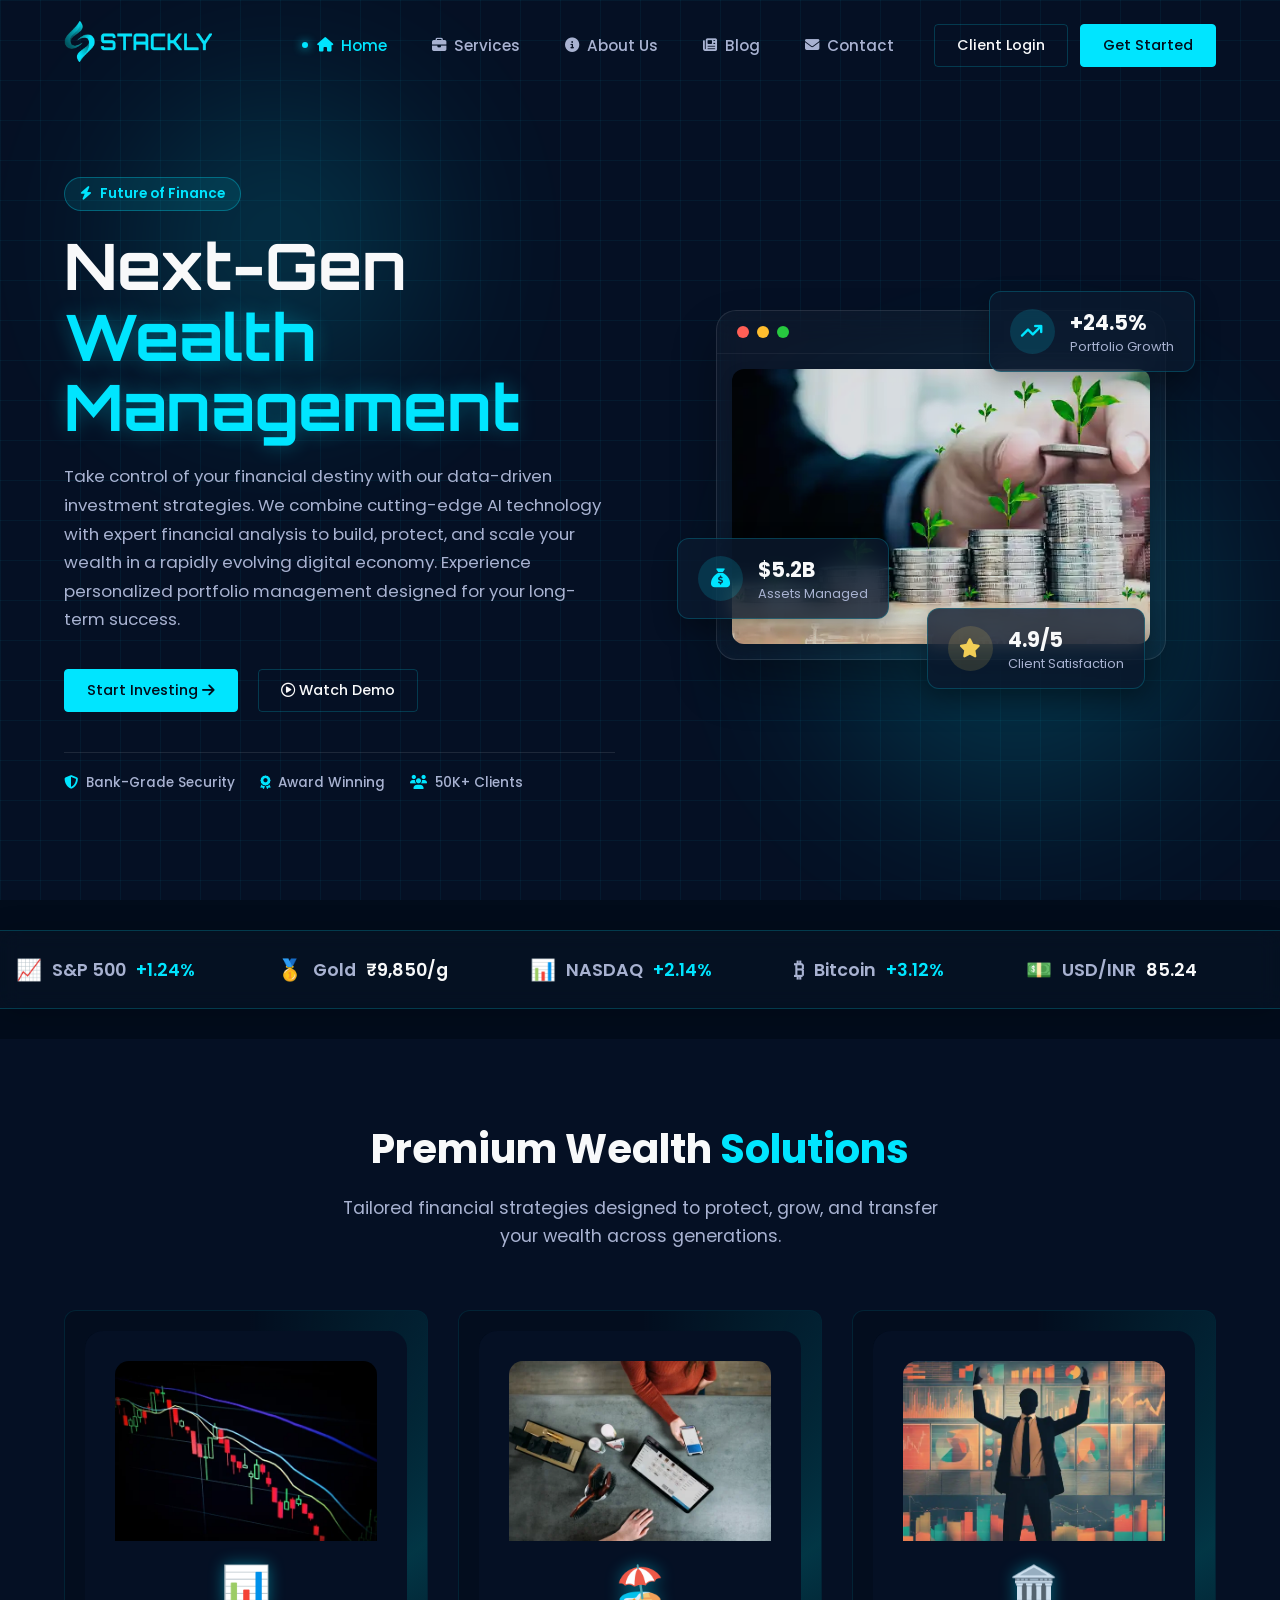
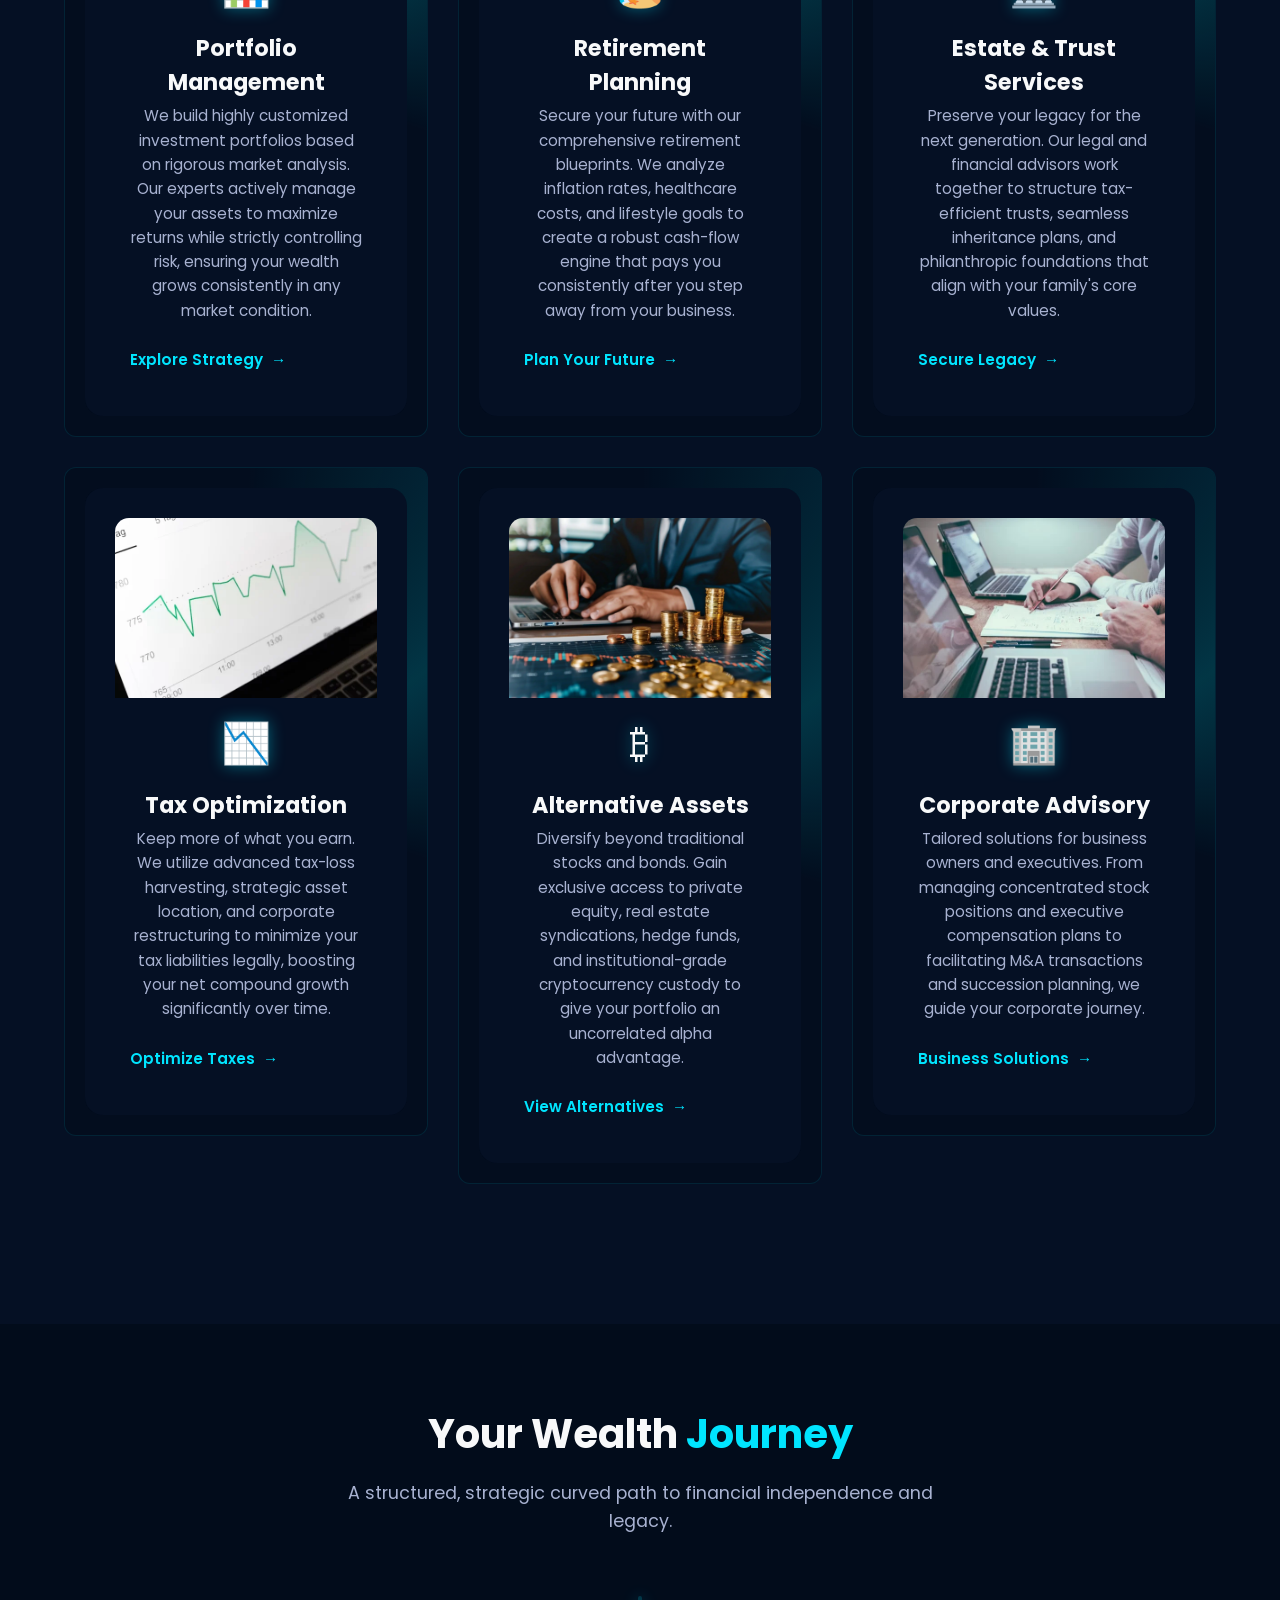
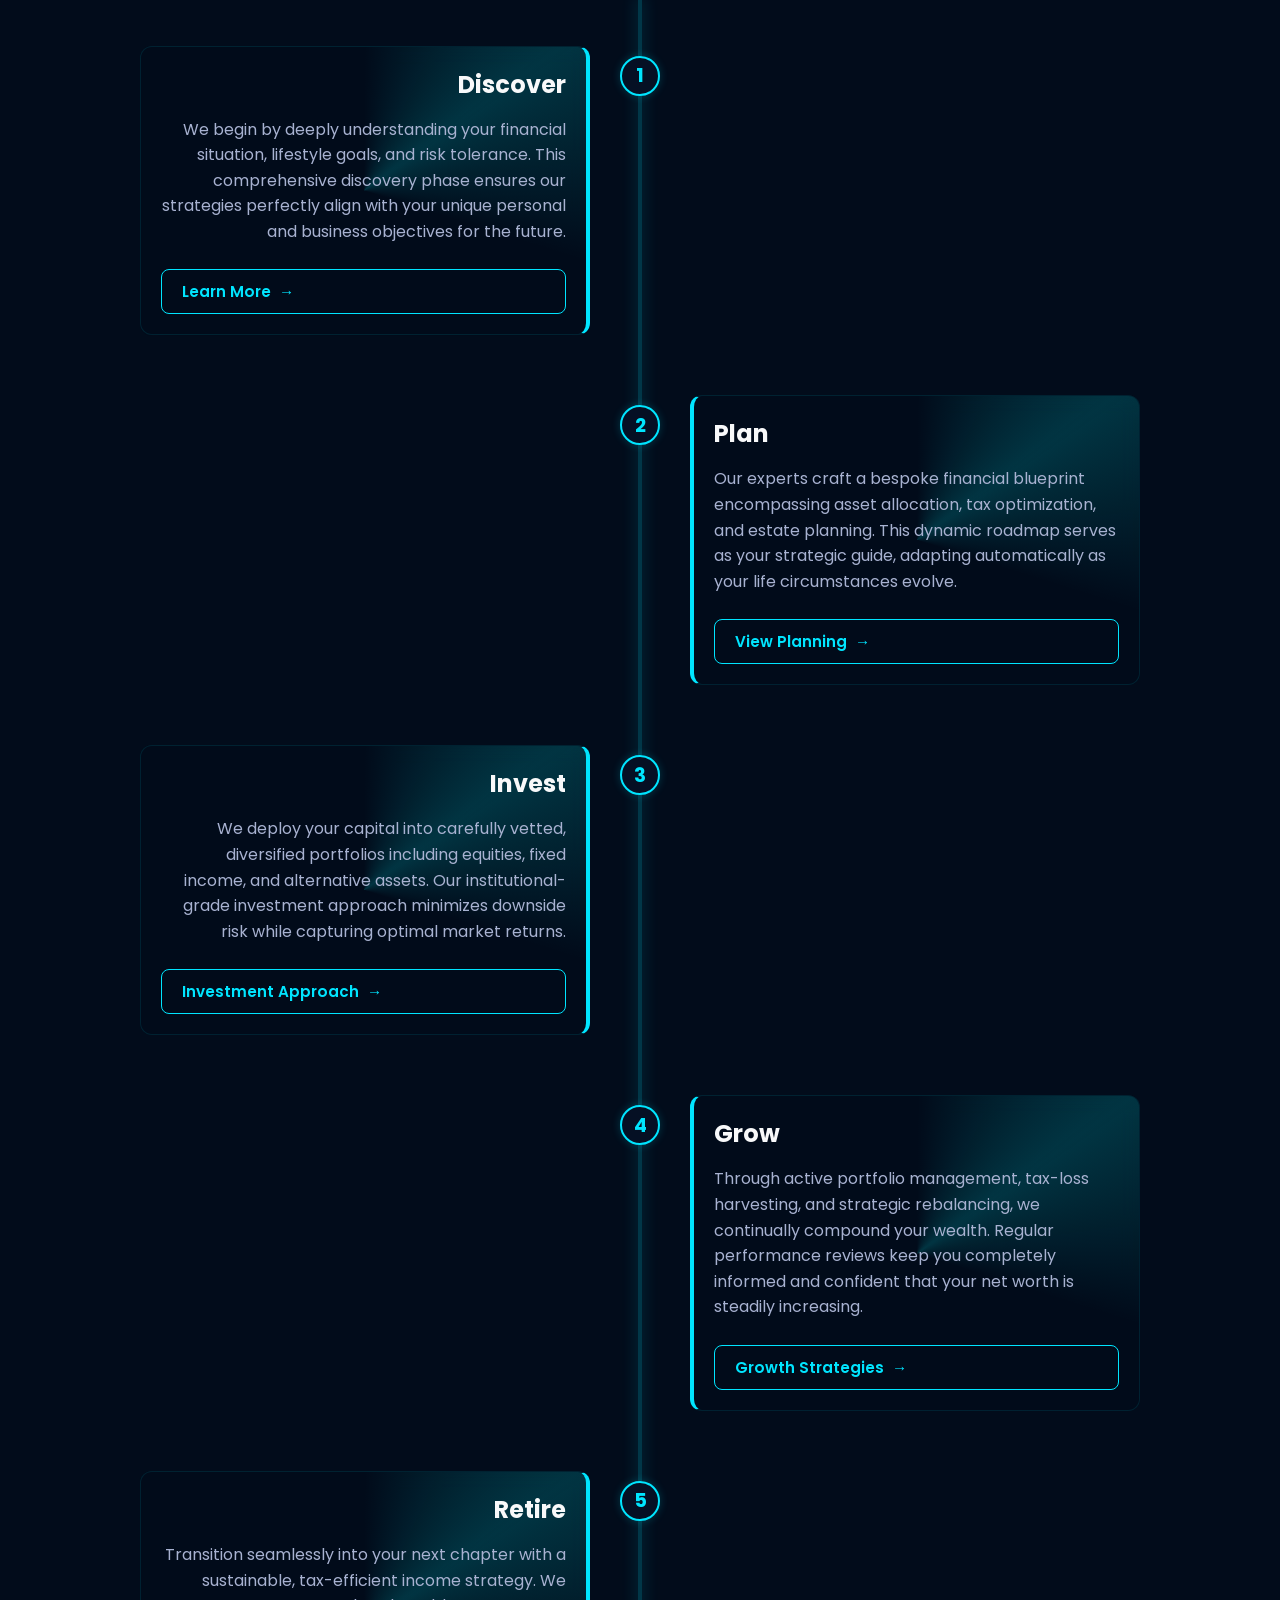
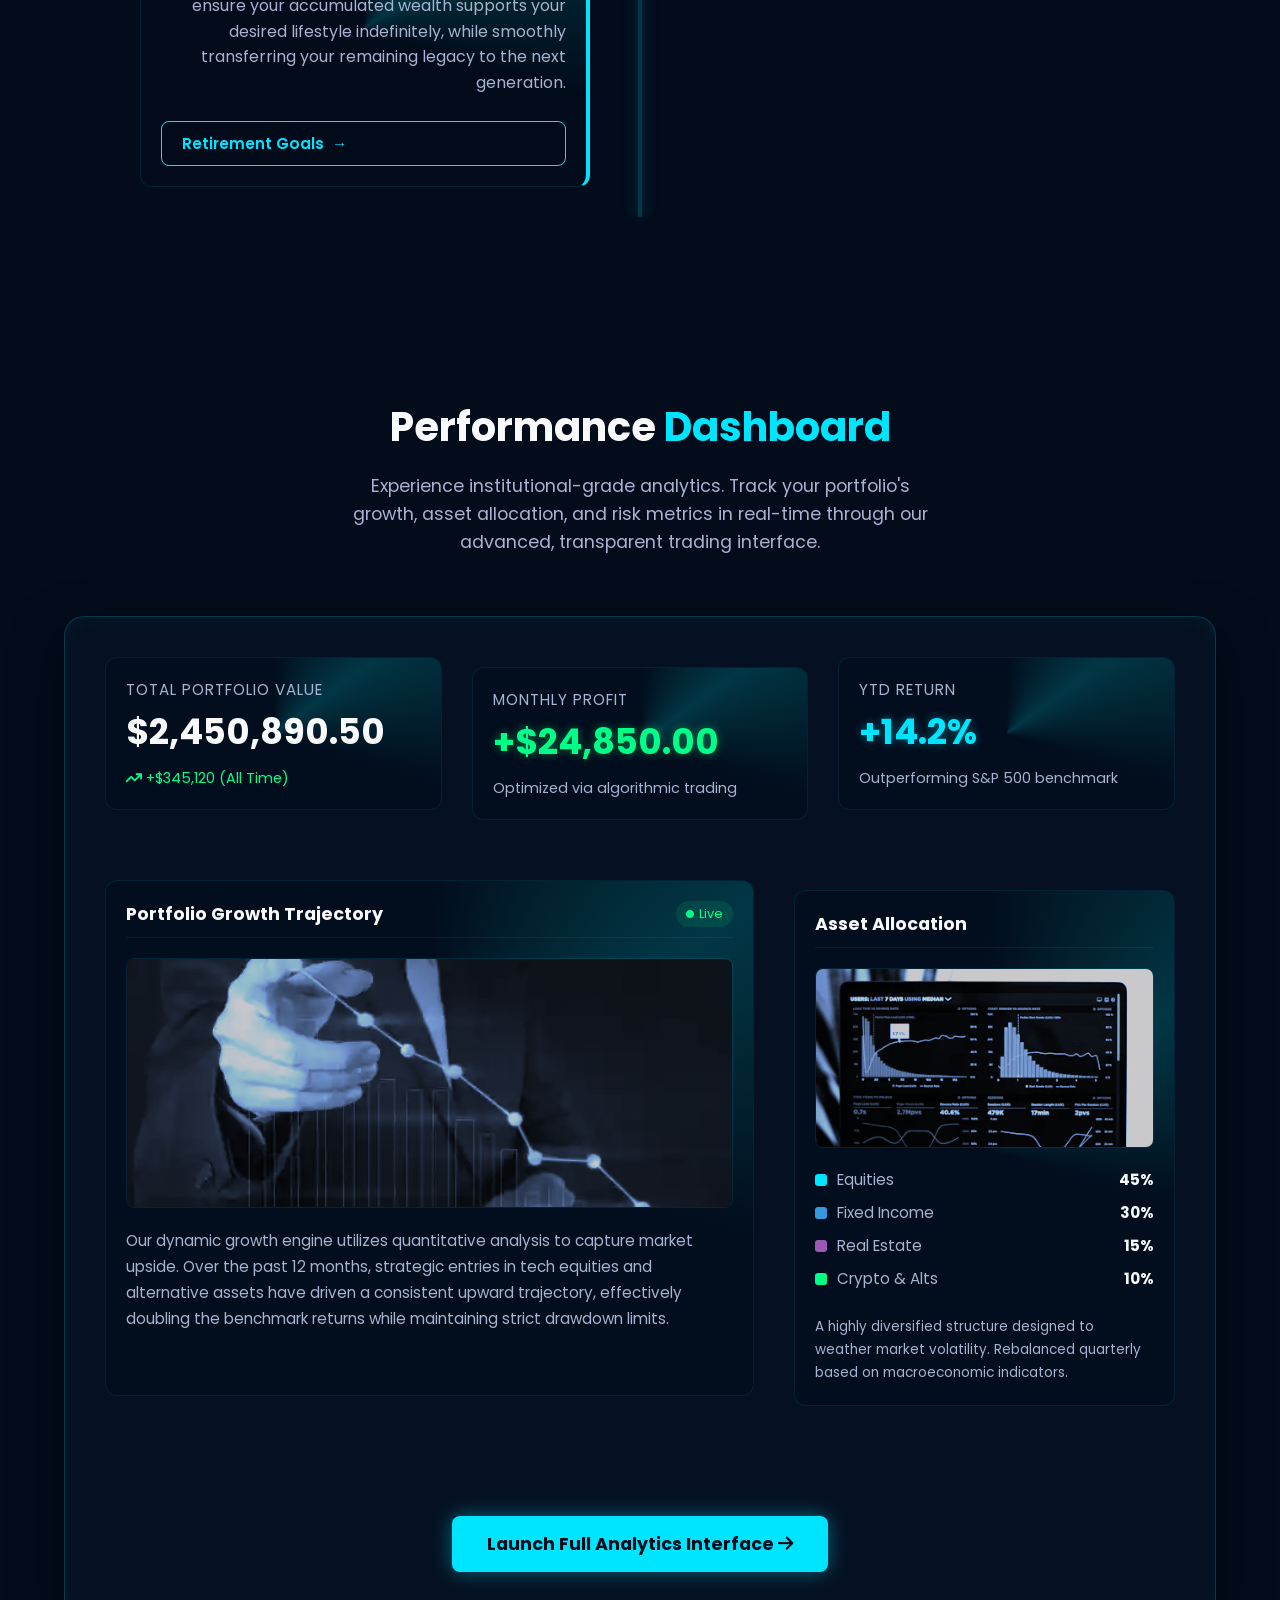
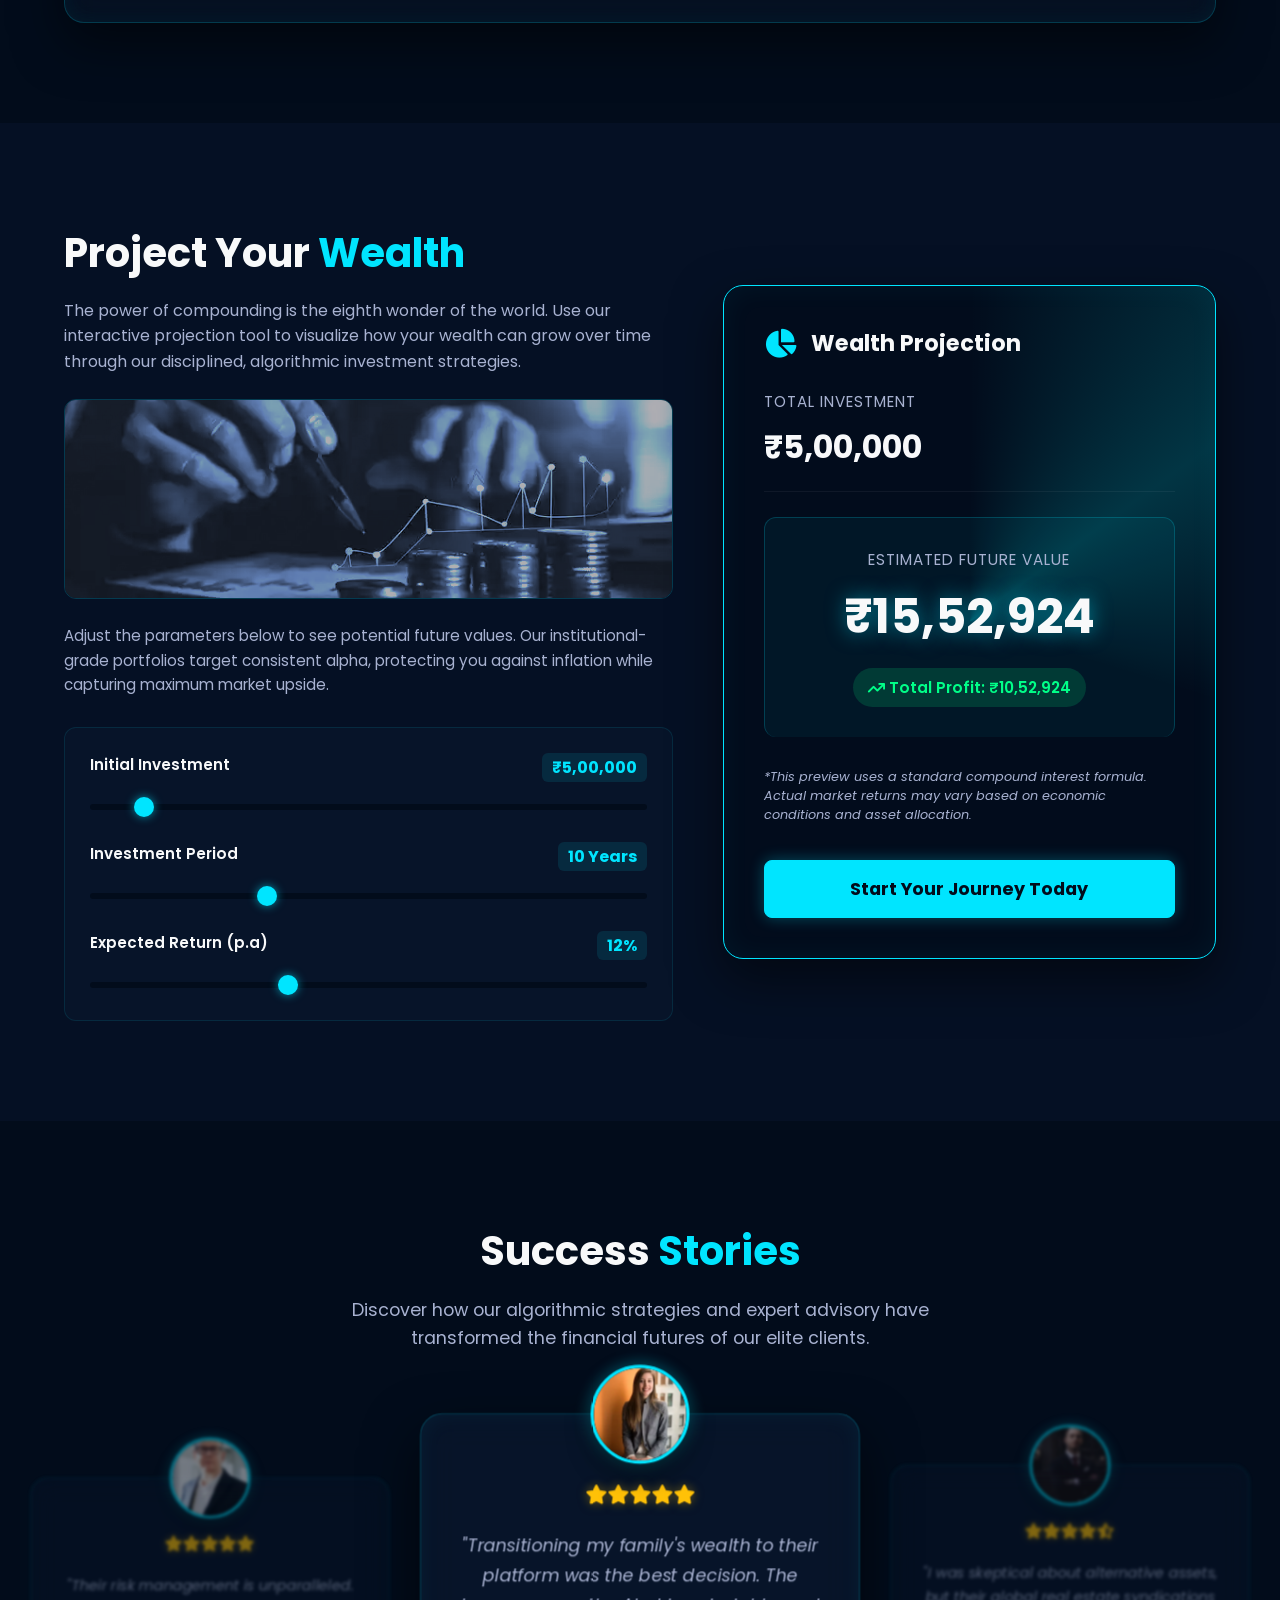
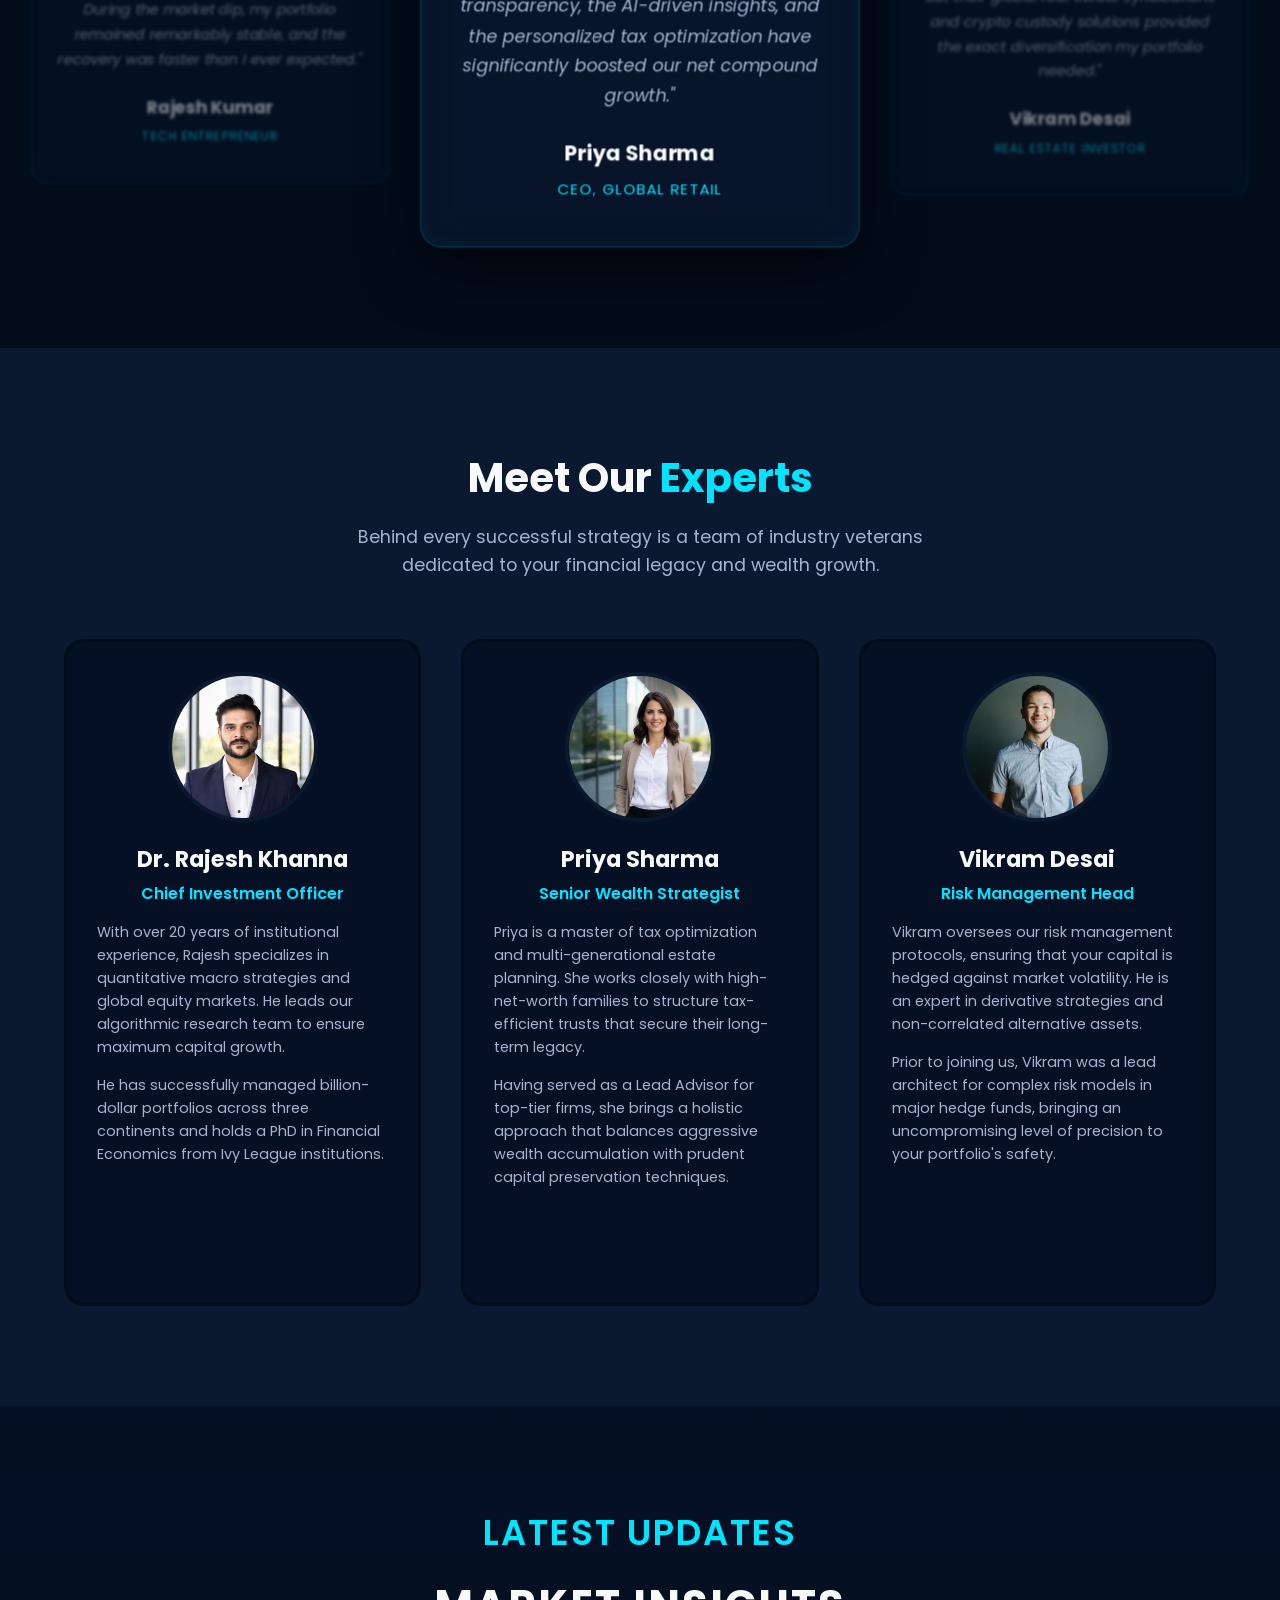
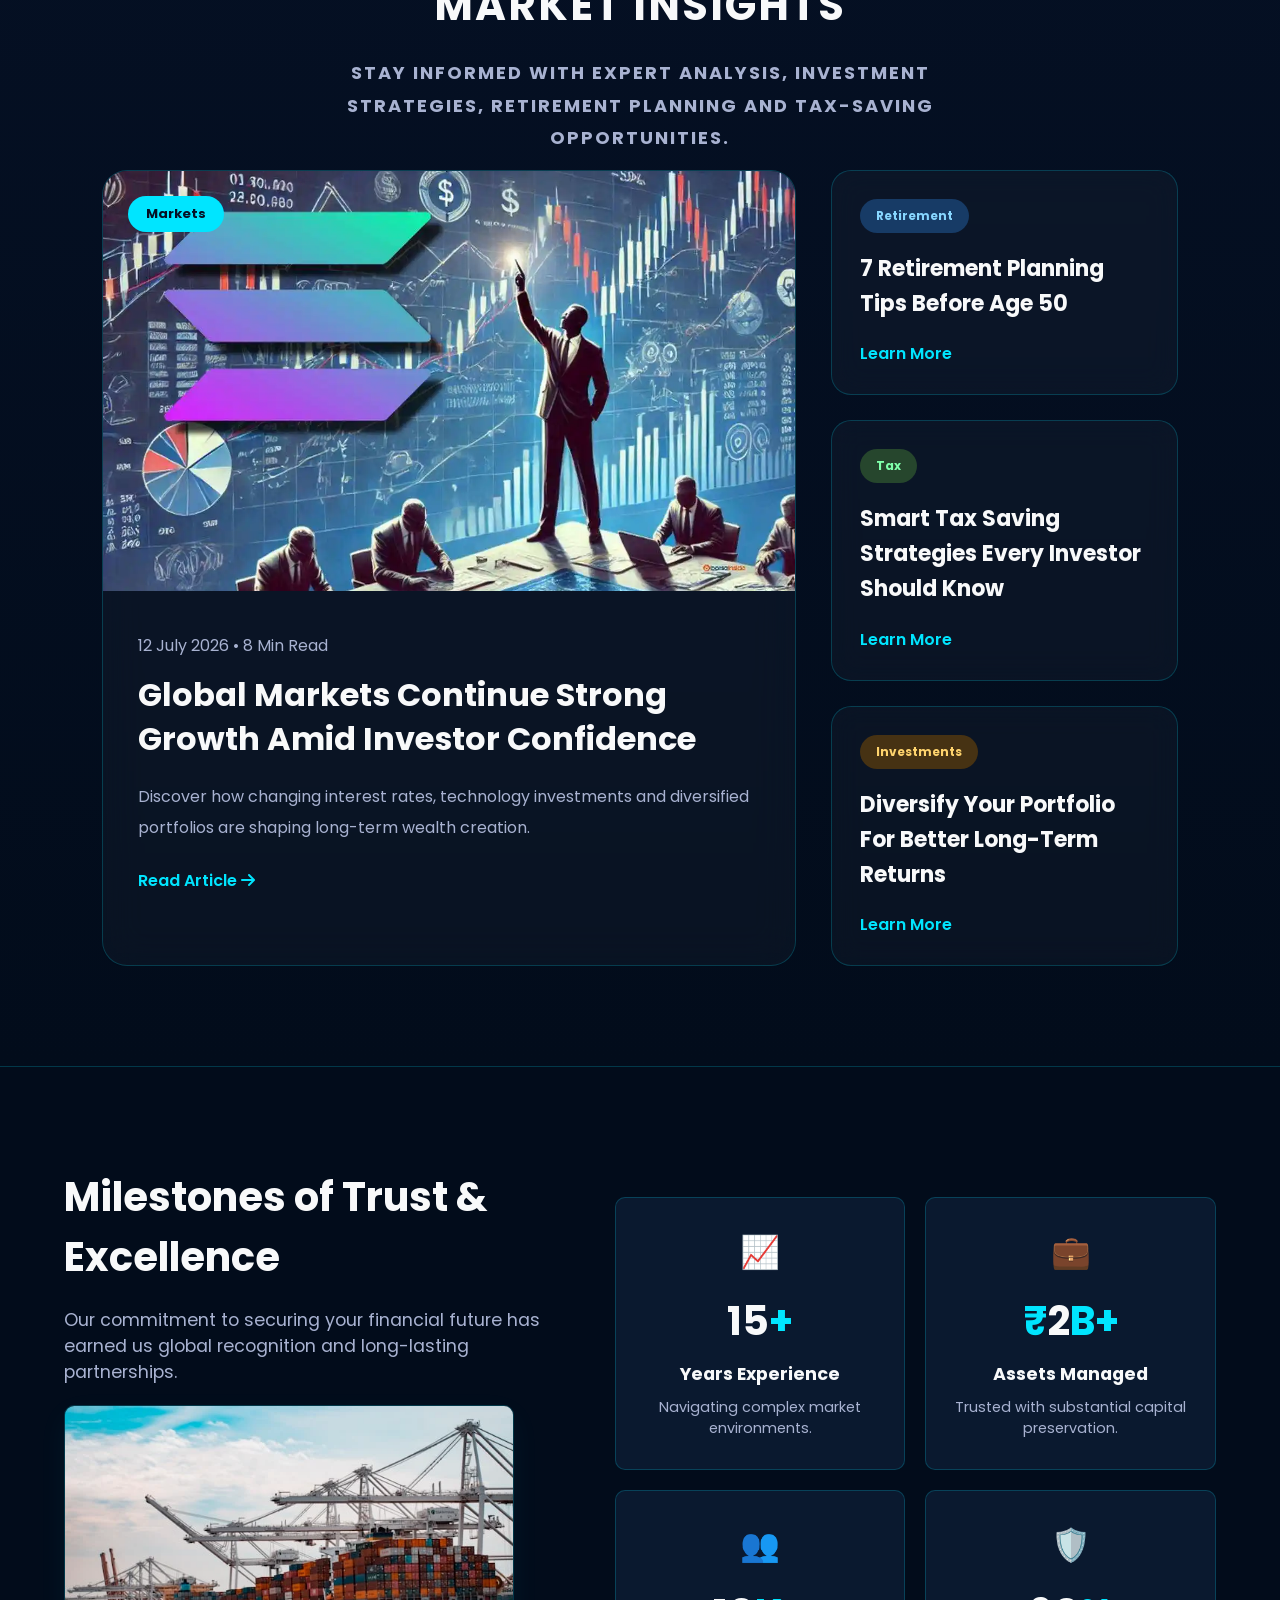
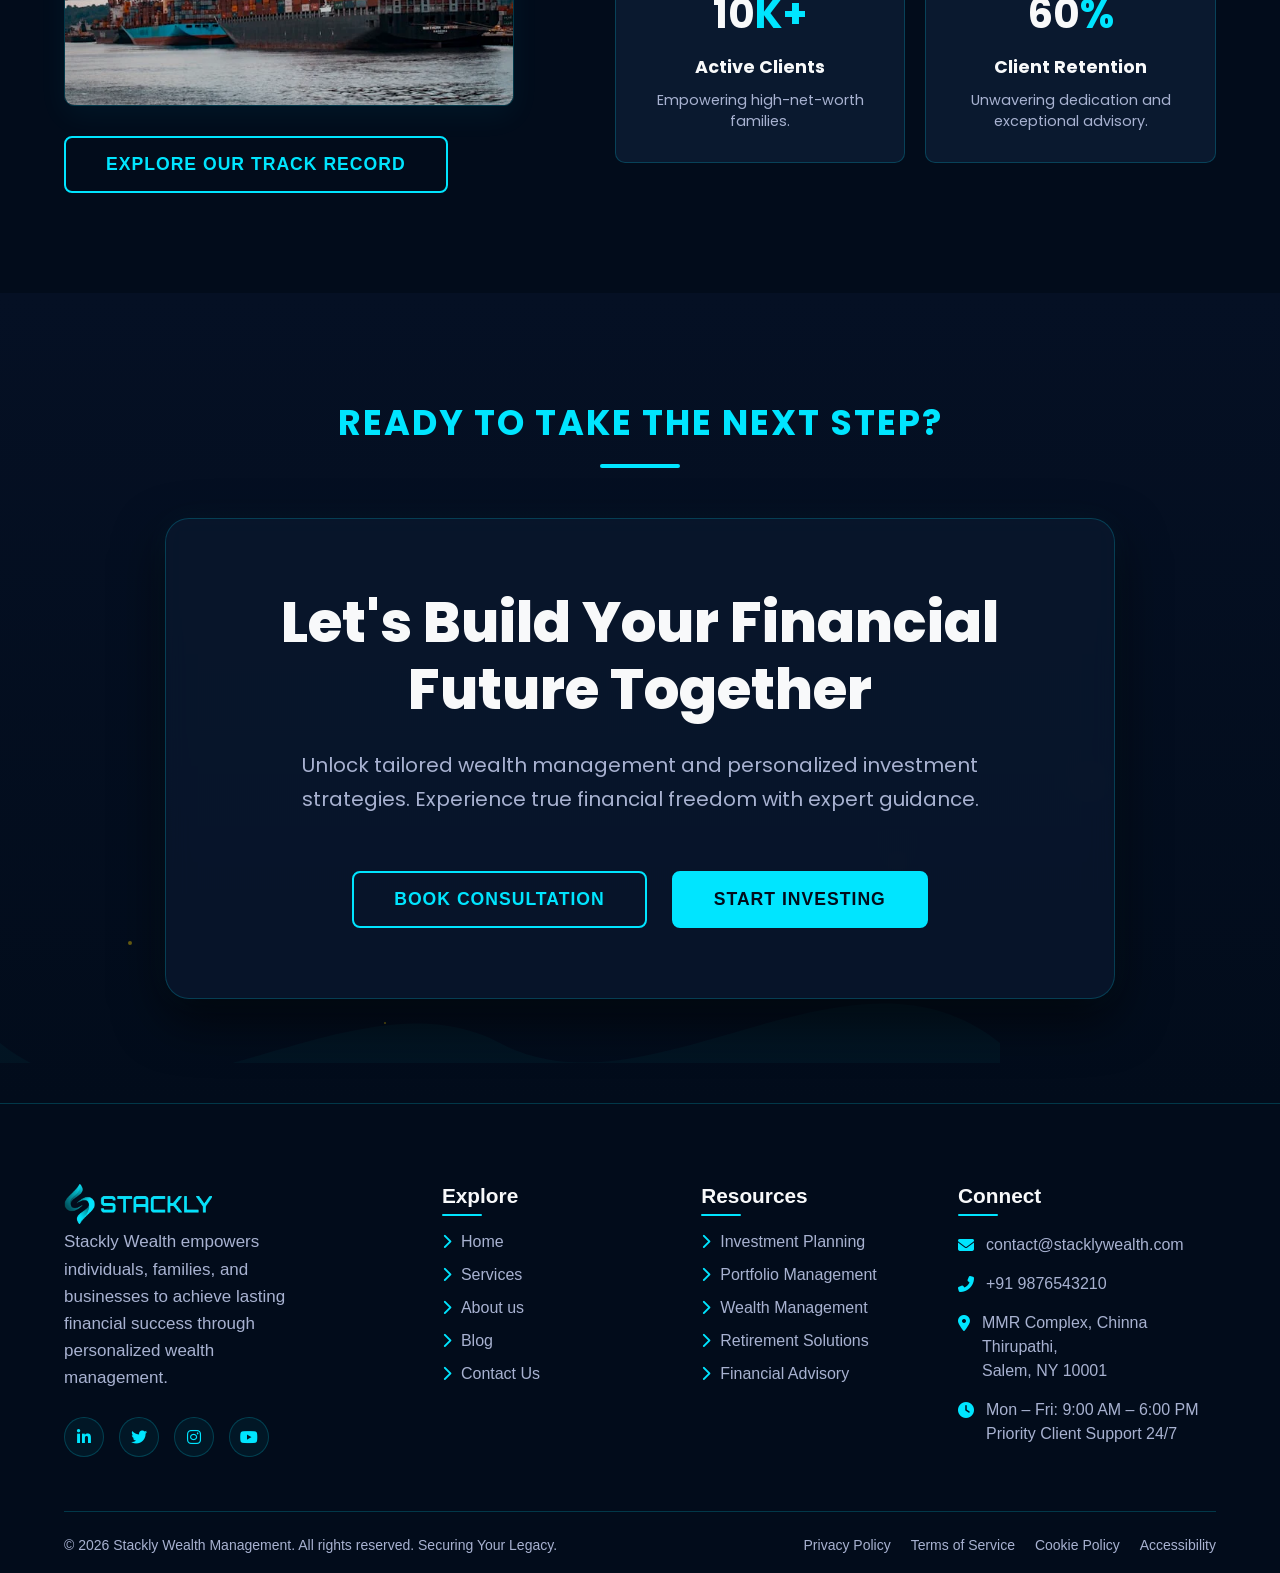
<file: index.html>
<!DOCTYPE html>
<html lang="en">

<head>
    <meta charset="UTF-8">
    <meta name="viewport" content="width=device-width, initial-scale=1.0">
    <meta property="og:title" content="Your Website Title Here">
    <meta property="og:description" content="Join our premium online learning platform and upgrade your skills today.">
    <meta property="og:image" content="https://yourwebsite.com/asset/preview-image.jpg">
    <meta property="og:url" content="https://yourwebsite.com">
    <meta property="og:type" content="website">
    <meta name="description"
        content="Join our premium online learning platform. Access interactive courses, live community zones, and expert tutors to upgrade your skills today.">
    <link rel="icon" type="image/png" href="./asset/logo_Favicon.webp">
    <title>Stackly - Home Page</title>

    <link
        href="https://fonts.googleapis.com/css2?family=Orbitron:wght@400;600;700&family=Poppins:wght@300;400;500;600&display=swap"
        rel="stylesheet">
    <link rel="stylesheet" href="https://cdnjs.cloudflare.com/ajax/libs/font-awesome/6.4.0/css/all.min.css">

    <link rel="stylesheet" href="style.css">
    <link rel="stylesheet" href="common.css">
</head>

<body>


    <div class="preloader-overlay" id="preloader">
        <div class="preloader-content">
            <div class="aqua-ring"></div>
            <div class="preloader-icon">
                <i class="fa-solid fa-chart-line"></i>
            </div>
            <div class="preloader-text">TECH WEALTH</div>
            <div class="preloader-subtext">Optimizing Assets...</div>
        </div>
    </div>


    <div class="app-hidden" id="mainContent">
        <header class="navbar" id="navbar">
            <div class="logo">
                <a href="index.html"><img src="./asset/aqualogo.webp" alt="logo"></a>
            </div>


            <div class="nav-menu-wrapper" id="menuWrapper">
                <ul class="nav-links">
                    <li><a href="index.html" class="nav-item active"><i class="fa-solid fa-house"></i> Home</a></li>
                    <li><a href="service.html" class="nav-item"><i class="fa-solid fa-briefcase"></i> Services</a></li>
                    <li><a href="about.html" class="nav-item"><i class="fa-solid fa-circle-info"></i> About Us</a></li>
                    <li><a href="blog.html" class="nav-item"><i class="fa-solid fa-newspaper"></i> Blog</a></li>
                    <li><a href="contact.html" class="nav-item"><i class="fa-solid fa-envelope"></i> Contact</a></li>
                </ul>

                <div class="auth-buttons">
                    <button class="login-btn btn-hover" onclick="window.location.href='login.html'">Client
                        Login</button>
                    <button class="signin-btn btn-hover" onclick="window.location.href='register.html'">Get
                        Started</button>
                </div>
            </div>


            <div class="nav-right-controls">
                <div class="burger" id="burgerMenu">
                    <div class="line1"></div>
                    <div class="line2"></div>
                    <div class="line3"></div>
                </div>
            </div>
        </header>

    </div>


    <section class="hero-section" id="home">

        <video autoplay loop muted playsinline class="hero-video">

            <source src="./asset/m3.mp4" type="video/mp4">
        </video>


        <div class="hero-overlay"></div>
        <div class="grid-pattern"></div>
        <div class="glow-circle circle-1"></div>
        <div class="glow-circle circle-2"></div>


        <div class="hero-container">


            <div class="hero-content-left">
                <div class="badge-text"><i class="fa-solid fa-bolt"></i> Future of Finance</div>
                <h1 class="hero-title">Next-Gen <br><span class="highlight">Wealth Management</span></h1>
                <p class="hero-desc">
                    Take control of your financial destiny with our data-driven investment strategies. We combine
                    cutting-edge AI technology with expert financial analysis to build, protect, and scale your wealth
                    in a rapidly evolving digital economy. Experience personalized portfolio management designed for
                    your long-term success.
                </p>

                <div class="hero-ctas">
                    <button class="signin-btn btn-hover" onclick="window.location.href='404page.html'">Start Investing
                        <i class="fa-solid fa-arrow-right"></i></button>
                    <button class="login-btn btn-hover" onclick="window.location.href='404page.html'"><i
                            class="fa-regular fa-circle-play"></i> Watch Demo</button>
                </div>

                <div class="trust-badges">
                    <span><i class="fa-solid fa-shield-halved"></i> Bank-Grade Security</span>
                    <span><i class="fa-solid fa-award"></i> Award Winning</span>
                    <span><i class="fa-solid fa-users"></i> 50K+ Clients</span>
                </div>
            </div>



            <div class="hero-content-right">
                <div class="glass-dashboard">
                    <div class="dash-header">
                        <span class="dot"></span>
                        <span class="dot"></span>
                        <span class="dot"></span>
                    </div>


                    <div class="dash-body">

                        <img src="./asset/q5.webp" alt="Dashboard View" class="dash-image">
                    </div>


                    <div class="float-card card-1">
                        <div class="card-icon"><i class="fa-solid fa-arrow-trend-up"></i></div>
                        <div class="card-info">
                            <h4>+24.5%</h4>
                            <p>Portfolio Growth</p>
                        </div>
                    </div>

                    <div class="float-card card-2">
                        <div class="card-icon"><i class="fa-solid fa-sack-dollar"></i></div>
                        <div class="card-info">
                            <h4>$5.2B</h4>
                            <p>Assets Managed</p>
                        </div>
                    </div>

                    <div class="float-card card-3">
                        <div class="card-icon star"><i class="fa-solid fa-star"></i></div>
                        <div class="card-info">
                            <h4>4.9/5</h4>
                            <p>Client Satisfaction</p>
                        </div>
                    </div>
                </div>
            </div>


    </section>


    <section class="market-ticker-section">
        <div class="ticker-glass-container">
            <div class="ticker-track">

                <div class="ticker-item"><span>📈</span> S&P 500 <span class="highlight-up">+1.24%</span></div>
                <div class="ticker-item"><span>🥇</span> Gold <span class="highlight-neutral">₹9,850/g</span></div>
                <div class="ticker-item"><span>📊</span> NASDAQ <span class="highlight-up">+2.14%</span></div>
                <div class="ticker-item"><span>₿</span> Bitcoin <span class="highlight-up">+3.12%</span></div>
                <div class="ticker-item"><span>💵</span> USD/INR <span class="highlight-neutral">85.24</span></div>
                <div class="ticker-item"><span>📈</span> NIFTY <span class="highlight-up">+0.85%</span></div>


                <div class="ticker-item"><span>📈</span> S&P 500 <span class="highlight-up">+1.24%</span></div>
                <div class="ticker-item"><span>🥇</span> Gold <span class="highlight-neutral">₹9,850/g</span></div>
                <div class="ticker-item"><span>📊</span> NASDAQ <span class="highlight-up">+2.14%</span></div>
                <div class="ticker-item"><span>₿</span> Bitcoin <span class="highlight-up">+3.12%</span></div>
                <div class="ticker-item"><span>💵</span> USD/INR <span class="highlight-neutral">85.24</span></div>
                <div class="ticker-item"><span>📈</span> NIFTY <span class="highlight-up">+0.85%</span></div>
            </div>
        </div>
    </section>



    <section class="wealth-solutions-section">
        <div class="section-header">
            <h2>Premium Wealth <span>Solutions</span></h2>
            <p>Tailored financial strategies designed to protect, grow, and transfer your wealth across generations.</p>
        </div>

        <div class="honeycomb-grid">
            <div class="fade-up">
                <div class="glass-card">
                    <div class="card-inner">
                        <div class="card-image">
                            <img src="./asset/q16.webp" alt="Portfolio Management">
                        </div>
                        <div class="card-content">
                            <div class="gradient-icon">📊</div>
                            <h3>Portfolio Management</h3>
                            <p>We build highly customized investment portfolios based on rigorous market analysis. Our
                                experts actively manage your assets to maximize returns while strictly controlling risk,
                                ensuring your wealth grows consistently in any market condition.</p>
                            <a href="404page.html" class="aqua-btn">Explore Strategy <span>→</span></a>
                        </div>
                    </div>
                </div>
            </div>

            <div class="fade-up delay-1">
                <div class="glass-card ">
                    <div class="card-inner">
                        <div class="card-image">
                            <img src="./asset/q17.webp" alt="Retirement Planning">
                        </div>
                        <div class="card-content">
                            <div class="gradient-icon">🏖️</div>
                            <h3>Retirement Planning</h3>
                            <p>Secure your future with our comprehensive retirement blueprints. We analyze inflation
                                rates,
                                healthcare costs, and lifestyle goals to create a robust cash-flow engine that pays you
                                consistently after you step away from your business.</p>
                            <a href="404page.html" class="aqua-btn">Plan Your Future <span>→</span></a>
                        </div>
                    </div>
                </div>
            </div>

            <div class="fade-up delay-2">
                <div class="glass-card">
                    <div class="card-inner">
                        <div class="card-image">
                            <img src="./asset/q14.webp" alt="Estate & Trust">
                        </div>
                        <div class="card-content">
                            <div class="gradient-icon">🏛️</div>
                            <h3>Estate & Trust Services</h3>
                            <p>Preserve your legacy for the next generation. Our legal and financial advisors work
                                together
                                to structure tax-efficient trusts, seamless inheritance plans, and philanthropic
                                foundations
                                that align with your family's core values.</p>
                            <a href="404page.html" class="aqua-btn">Secure Legacy <span>→</span></a>
                        </div>
                    </div>
                </div>
            </div>
            <div class="fade-up">
                <div class="glass-card ">
                    <div class="card-inner">
                        <div class="card-image">
                            <img src="./asset/q18.webp" alt="Tax Optimization">
                        </div>
                        <div class="card-content">
                            <div class="gradient-icon">📉</div>
                            <h3>Tax Optimization</h3>
                            <p>Keep more of what you earn. We utilize advanced tax-loss harvesting, strategic asset
                                location, and corporate restructuring to minimize your tax liabilities legally, boosting
                                your net compound growth significantly over time.</p>
                            <a href="404page.html" class="aqua-btn">Optimize Taxes <span>→</span></a>
                        </div>
                    </div>
                </div>
            </div>
            <div class="fade-up delay-1">
                <div class="glass-card ">
                    <div class="card-inner">
                        <div class="card-image">
                            <img src="./asset/q1.webp" alt="Crypto & Alternative">
                        </div>
                        <div class="card-content">
                            <div class="gradient-icon">₿</div>
                            <h3>Alternative Assets</h3>
                            <p>Diversify beyond traditional stocks and bonds. Gain exclusive access to private equity,
                                real
                                estate syndications, hedge funds, and institutional-grade cryptocurrency custody to give
                                your portfolio an uncorrelated alpha advantage.</p>
                            <a href="404page.html" class="aqua-btn">View Alternatives <span>→</span></a>
                        </div>
                    </div>
                </div>
            </div>

            <div class="fade-up delay-2">
                <div class="glass-card ">
                    <div class="card-inner">
                        <div class="card-image">
                            <img src="./asset/q19.webp" alt="Corporate Advisory">
                        </div>
                        <div class="card-content">
                            <div class="gradient-icon">🏢</div>
                            <h3>Corporate Advisory</h3>
                            <p>Tailored solutions for business owners and executives. From managing concentrated stock
                                positions and executive compensation plans to facilitating M&A transactions and
                                succession
                                planning, we guide your corporate journey.</p>
                            <a href="404page.html" class="aqua-btn">Business Solutions <span>→</span></a>
                        </div>
                    </div>
                </div>
            </div>
        </div>
    </section>



    <section class="wealth-journey-section">
        <div class="section-header reveal">
            <h2>Your Wealth <span>Journey</span></h2>
            <p>A structured, strategic curved path to financial independence and legacy.</p>
        </div>

        <div class="journey-roadmap">

            <div class="center-line"></div>


            <div class="journey-step left reveal">
                <div class="step-dot">1</div>
                <div class="glass-card journey-card">
                    <h3>Discover</h3>
                    <p>We begin by deeply understanding your financial situation, lifestyle goals, and risk tolerance.
                        This comprehensive discovery phase ensures our strategies perfectly align with your unique
                        personal and business objectives for the future.</p>
                    <a href="404page.html" class="aqua-btn-outline">Learn More <span>→</span></a>
                </div>
            </div>


            <div class="journey-step right reveal">
                <div class="step-dot">2</div>
                <div class="glass-card journey-card">
                    <h3>Plan</h3>
                    <p>Our experts craft a bespoke financial blueprint encompassing asset allocation, tax optimization,
                        and estate planning. This dynamic roadmap serves as your strategic guide, adapting automatically
                        as your life circumstances evolve.</p>
                    <a href="404page.html" class="aqua-btn-outline">View Planning <span>→</span></a>
                </div>
            </div>


            <div class="journey-step left reveal">
                <div class="step-dot">3</div>
                <div class="glass-card journey-card">
                    <h3>Invest</h3>
                    <p>We deploy your capital into carefully vetted, diversified portfolios including equities, fixed
                        income, and alternative assets. Our institutional-grade investment approach minimizes downside
                        risk while capturing optimal market returns.</p>
                    <a href="404page.html" class="aqua-btn-outline">Investment Approach <span>→</span></a>
                </div>
            </div>


            <div class="journey-step right reveal">
                <div class="step-dot">4</div>
                <div class="glass-card journey-card">
                    <h3>Grow</h3>
                    <p>Through active portfolio management, tax-loss harvesting, and strategic rebalancing, we
                        continually compound your wealth. Regular performance reviews keep you completely informed and
                        confident that your net worth is steadily increasing.</p>
                    <a href="404page.html" class="aqua-btn-outline">Growth Strategies <span>→</span></a>
                </div>
            </div>


            <div class="journey-step left reveal">
                <div class="step-dot">5</div>
                <div class="glass-card journey-card">
                    <h3>Retire</h3>
                    <p>Transition seamlessly into your next chapter with a sustainable, tax-efficient income strategy.
                        We ensure your accumulated wealth supports your desired lifestyle indefinitely, while smoothly
                        transferring your remaining legacy to the next generation.</p>
                    <a href="index.html" class="aqua-btn-outline">Retirement Goals <span>→</span></a>
                </div>
            </div>
        </div>
    </section>




    <section class="performance-dashboard-section">
        <div class="section-header reveal">
            <h2>Performance <span>Dashboard</span></h2>
            <p>Experience institutional-grade analytics. Track your portfolio's growth, asset allocation, and risk
                metrics in real-time through our advanced, transparent trading interface.</p>
        </div>

        <div class="dashboard-glass-panel reveal">


            <div class="dashboard-row profit-cards-row">
                <div class="glass-card profit-card">
                    <p class="card-label">Total Portfolio Value</p>
                    <h3 class="card-value">$2,450,890.50</h3>
                    <p class="card-subtext positive"><i class="fa-solid fa-arrow-trend-up"></i> +$345,120 (All Time)</p>
                </div>
                <div class="glass-card profit-card">
                    <p class="card-label">Monthly Profit</p>
                    <h3 class="card-value neon-green">+$24,850.00</h3>
                    <p class="card-subtext">Optimized via algorithmic trading</p>
                </div>
                <div class="glass-card profit-card">
                    <p class="card-label">YTD Return</p>
                    <h3 class="card-value neon-aqua">+14.2%</h3>
                    <p class="card-subtext">Outperforming S&P 500 benchmark</p>
                </div>
            </div>


            <div class="dashboard-row charts-row">

                <div class="glass-card chart-main">
                    <div class="card-header">
                        <h4>Portfolio Growth Trajectory</h4>
                        <span class="live-badge"><i class="fa-solid fa-circle live-dot"></i> Live</span>
                    </div>
                    <div class="chart-image-container">
                        <img src="./asset/q7.webp" alt="Portfolio Growth Chart">
                    </div>
                    <p class="detailed-text">
                        Our dynamic growth engine utilizes quantitative analysis to capture market upside. Over the past
                        12 months, strategic entries in tech equities and alternative assets have driven a consistent
                        upward trajectory, effectively doubling the benchmark returns while maintaining strict drawdown
                        limits.
                    </p>
                </div>


                <div class="glass-card chart-side">
                    <div class="card-header">
                        <h4>Asset Allocation</h4>
                    </div>
                    <div class="donut-image-container">
                        <img src="./asset/q20.webp" alt="Asset Allocation">
                    </div>
                    <ul class="allocation-list">
                        <li><span class="color-box eq"></span> Equities <strong>45%</strong></li>
                        <li><span class="color-box fi"></span> Fixed Income <strong>30%</strong></li>
                        <li><span class="color-box re"></span> Real Estate <strong>15%</strong></li>
                        <li><span class="color-box cr"></span> Crypto & Alts <strong>10%</strong></li>
                    </ul>
                    <p class="detailed-text small">
                        A highly diversified structure designed to weather market volatility. Rebalanced quarterly based
                        on macroeconomic indicators.
                    </p>
                </div>
            </div>


            <div class="dashboard-cta">
                <a href="404page.html" class="aqua-btn pulse-btn">Launch Full Analytics Interface <span><i
                            class="fa-solid fa-arrow-right"></i></span></a>
            </div>

        </div>
    </section>



    <section class="wealth-calculator-section">
        <div class="calculator-container reveal">


            <div class="calc-left-panel">
                <div class="calc-header">
                    <h2>Project Your <span>Wealth</span></h2>
                    <p>The power of compounding is the eighth wonder of the world. Use our interactive projection tool
                        to visualize how your wealth can grow over time through our disciplined, algorithmic investment
                        strategies.</p>
                </div>


                <div class="calc-image-wrapper">
                    <img src="./asset/q3.webp" alt="Wealth Growth Curve">
                </div>

                <p class="calc-description">Adjust the parameters below to see potential future values. Our
                    institutional-grade portfolios target consistent alpha, protecting you against inflation while
                    capturing maximum market upside.</p>


                <div class="sliders-container">

                    <div class="slider-group">
                        <div class="slider-labels">
                            <label>Initial Investment</label>
                            <span id="amount-display">₹5,00,000</span>
                        </div>
                        <input type="range" id="invest-amount" min="100000" max="5000000" step="50000" value="500000"
                            class="aqua-slider">
                    </div>


                    <div class="slider-group">
                        <div class="slider-labels">
                            <label>Investment Period</label>
                            <span id="years-display">10 Years</span>
                        </div>
                        <input type="range" id="invest-years" min="1" max="30" step="1" value="10" class="aqua-slider">
                    </div>


                    <div class="slider-group">
                        <div class="slider-labels">
                            <label>Expected Return (p.a)</label>
                            <span id="return-display">12%</span>
                        </div>
                        <input type="range" id="invest-return" min="5" max="25" step="1" value="12" class="aqua-slider">
                    </div>
                </div>
            </div>


            <div class="calc-right-panel">
                <div class="glass-card result-card">
                    <div class="result-header">
                        <i class="fa-solid fa-chart-pie"></i>
                        <h3>Wealth Projection</h3>
                    </div>

                    <div class="result-data-box">
                        <p>Total Investment</p>
                        <h4 id="total-invested-result">₹5,00,000</h4>
                    </div>


                    <div class="result-data-box highlight-box pulse-glow">
                        <p>Estimated Future Value</p>
                        <h2 id="estimated-return-result" class="neon-aqua">₹15,52,924</h2>
                        <div class="profit-badge">
                            <i class="fa-solid fa-arrow-trend-up"></i> Total Profit: <span
                                id="profit-result">₹10,52,924</span>
                        </div>
                    </div>

                    <p class="disclaimer-text">
                        *This preview uses a standard compound interest formula. Actual market returns may vary based on
                        economic conditions and asset allocation.
                    </p>

                    <a href="404page.html" class="solid-hover-btn full-width-btn">Start Your Journey Today</a>
                </div>
            </div>

        </div>
    </section>



    <section class="success-stories-section">

        <div class="stories-bg-overlay"></div>

        <div class="section-header reveal">
            <h2>Success <span>Stories</span></h2>
            <p>Discover how our algorithmic strategies and expert advisory have transformed the financial futures of our
                elite clients.</p>
        </div>

        <div class="carousel-container reveal">




            <div class="story-card side-card">
                <div class="client-image">
                    <img src="./asset/q21.webp" alt="Client 1">
                </div>
                <div class="stars">
                    <i class="fa-solid fa-star"></i><i class="fa-solid fa-star"></i><i class="fa-solid fa-star"></i><i
                        class="fa-solid fa-star"></i><i class="fa-solid fa-star"></i>
                </div>
                <p class="quote">"Their risk management is unparalleled. During the market dip, my portfolio remained
                    remarkably stable, and the recovery was faster than I ever expected."</p>
                <div class="client-info">
                    <h4>Rajesh Kumar</h4>
                    <span>Tech Entrepreneur</span>
                </div>
            </div>


            <div class="story-card center-card">
                <div class="client-image">
                    <img src="./asset/q22.webp" alt="Client 2">
                </div>
                <div class="stars">
                    <i class="fa-solid fa-star"></i><i class="fa-solid fa-star"></i><i class="fa-solid fa-star"></i><i
                        class="fa-solid fa-star"></i><i class="fa-solid fa-star"></i>
                </div>
                <p class="quote">"Transitioning my family's wealth to their platform was the best decision. The
                    transparency, the AI-driven insights, and the personalized tax optimization have significantly
                    boosted our net compound growth."</p>
                <div class="client-info">
                    <h4>Priya Sharma</h4>
                    <span>CEO, Global Retail</span>
                </div>
            </div>


            <div class="story-card side-card">
                <div class="client-image">
                    <img src="./asset/q23.webp" alt="Client 3">
                </div>
                <div class="stars">
                    <i class="fa-solid fa-star"></i><i class="fa-solid fa-star"></i><i class="fa-solid fa-star"></i><i
                        class="fa-solid fa-star"></i><i class="fa-solid fa-star-half-stroke"></i>
                </div>
                <p class="quote">"I was skeptical about alternative assets, but their global real estate syndications
                    and crypto custody solutions provided the exact diversification my portfolio needed."</p>
                <div class="client-info">
                    <h4>Vikram Desai</h4>
                    <span>Real Estate Investor</span>
                </div>
            </div>

        </div>
    </section>



    <section class="experts-section">
        <div class="section-header reveal">
            <h2>Meet Our <span>Experts</span></h2>
            <p>Behind every successful strategy is a team of industry veterans dedicated to your financial legacy and
                wealth growth.</p>
        </div>

        <div class="experts-grid">

            <div class="expert-card reveal">
                <div class="card-inner">
                    <div class="expert-image"><img src="./asset/s1.webp" alt="Expert 1"></div>
                    <h3>Dr. Rajesh Khanna</h3>
                    <p class="role">Chief Investment Officer</p>
                    <p class="expert-bio">With over 20 years of institutional experience, Rajesh specializes in
                        quantitative macro strategies and global equity markets. He leads our algorithmic research team
                        to ensure maximum capital growth.</p>
                    <p class="expert-bio">He has successfully managed billion-dollar portfolios across three continents
                        and holds a PhD in Financial Economics from Ivy League institutions.</p>
                    <div class="social-links">
                        <a href="404page.html"><i class="fa-brands fa-linkedin"></i></a>
                        <a href="404page.html"><i class="fa-brands fa-twitter"></i></a>
                    </div>
                </div>
            </div>


            <div class="expert-card reveal">
                <div class="card-inner">
                    <div class="expert-image"><img src="./asset/s2.webp" alt="Expert 2"></div>
                    <h3>Priya Sharma</h3>
                    <p class="role">Senior Wealth Strategist</p>
                    <p class="expert-bio">Priya is a master of tax optimization and multi-generational estate planning.
                        She works closely with high-net-worth families to structure tax-efficient trusts that secure
                        their long-term legacy.</p>
                    <p class="expert-bio">Having served as a Lead Advisor for top-tier firms, she brings a holistic
                        approach that balances aggressive wealth accumulation with prudent capital preservation
                        techniques.</p>
                    <div class="social-links">
                        <a href="404page.html"><i class="fa-brands fa-linkedin"></i></a>
                        <a href="404page.html"><i class="fa-brands fa-twitter"></i></a>
                    </div>
                </div>
            </div>


            <div class="expert-card reveal">
                <div class="card-inner">
                    <div class="expert-image"><img src="./asset/a21.webp" alt="Expert 3"></div>
                    <h3>Vikram Desai</h3>
                    <p class="role">Risk Management Head</p>
                    <p class="expert-bio">Vikram oversees our risk management protocols, ensuring that your capital is
                        hedged against market volatility. He is an expert in derivative strategies and non-correlated
                        alternative assets.</p>
                    <p class="expert-bio">Prior to joining us, Vikram was a lead architect for complex risk models in
                        major hedge funds, bringing an uncompromising level of precision to your portfolio's safety.</p>
                    <div class="social-links">
                        <a href="404page.html"><i class="fa-brands fa-linkedin"></i></a>
                        <a href="404page.html"><i class="fa-brands fa-twitter"></i></a>
                    </div>
                </div>
            </div>
        </div>
    </section>


    <!-- =========================
Market Insights Section Start
========================= -->
    <section class="market-insights scroll-reveal" id="market-insights">

        <div class="container">

            <div class="section-title">
                <span>Latest Updates</span>
                <h2>Market Insights</h2>
                <p>
                    Stay informed with expert analysis, investment strategies,
                    retirement planning and tax-saving opportunities.
                </p>
            </div>

            <div class="insights-grid">


                <div class="featured-card">

                    <div class="image">
                        <img src="./asset/q15.webp" alt="">
                        <span class="category">Markets</span>
                    </div>

                    <div class="content">

                        <div class="date">
                            12 July 2026 • 8 Min Read
                        </div>

                        <h3>
                            Global Markets Continue Strong Growth Amid Investor Confidence
                        </h3>

                        <p>
                            Discover how changing interest rates, technology
                            investments and diversified portfolios are shaping
                            long-term wealth creation.
                        </p>

                        <a href="404page.html">
                            Read Article
                            <i class="fa-solid fa-arrow-right"></i>
                        </a>

                    </div>

                </div>


                <div class="side-articles">

                    <div class="small-card">

                        <span class="category1 retirement">
                            Retirement
                        </span>

                        <h4>
                            7 Retirement Planning Tips Before Age 50
                        </h4>

                        <a href="404page.html">
                            Learn More
                        </a>

                    </div>

                    <div class="small-card">

                        <span class="category1 tax">
                            Tax
                        </span>

                        <h4>
                            Smart Tax Saving Strategies Every Investor Should Know
                        </h4>

                        <a href="404page.html">
                            Learn More
                        </a>

                    </div>

                    <div class="small-card">

                        <span class="category1 investment">
                            Investments
                        </span>

                        <h4>
                            Diversify Your Portfolio For Better Long-Term Returns
                        </h4>

                        <a href="404page.html">
                            Learn More
                        </a>

                    </div>

                </div>

            </div>

        </div>

    </section>
    <!-- =========================
Market Insights Section End
========================= -->


    <section class="wealth-section awards-section" id="awards-achievements">
        <div class="awards-container">


            <div class="awards-left" data-aos="fade-right">
                <h2>Milestones of Trust & Excellence</h2>
                <p>Our commitment to securing your financial future has earned us global recognition and long-lasting
                    partnerships.</p>

                <img src="./asset/q24.webp" alt="Wealth Management" class="awards-img">

                <button class="cta-btn" onclick="window.location.href='404page.html'">Explore Our Track Record</button>
            </div>


            <div class="awards-right" data-aos="fade-left">


                <div class="award-card">
                    <div class="icon">📈</div>
                    <div class="counter-box">
                        <span class="counter" data-target="15">0</span><span class="aqua-text">+</span>
                    </div>
                    <h3>Years Experience</h3>
                    <p>Navigating complex market environments.</p>
                </div>


                <div class="award-card">
                    <div class="icon">💼</div>
                    <div class="counter-box">
                        <span class="aqua-text">₹</span><span class="counter" data-target="2">0</span><span
                            class="aqua-text">B+</span>
                    </div>
                    <h3>Assets Managed</h3>
                    <p>Trusted with substantial capital preservation.</p>
                </div>


                <div class="award-card">
                    <div class="icon">👥</div>
                    <div class="counter-box">
                        <span class="counter" data-target="10">0</span><span class="aqua-text">K+</span>
                    </div>
                    <h3>Active Clients</h3>
                    <p>Empowering high-net-worth families.</p>
                </div>


                <div class="award-card">
                    <div class="icon">🛡️</div>
                    <div class="counter-box">
                        <span class="counter" data-target="98">0</span><span class="aqua-text">%</span>
                    </div>
                    <h3>Client Retention</h3>
                    <p>Unwavering dedication and exceptional advisory.</p>
                </div>

            </div>
        </div>
    </section>



    <section class="premium-cta" id="sec-12-cta">


        <div class="particles-container">
            <span></span><span></span><span></span><span></span><span></span>
        </div>


        <div class="cta-heading-container" data-aos="fade-down" data-aos-duration="1000">
            <h2 class="section-title">Ready to Take the Next Step?</h2>
            <div class="title-underline"></div>
        </div>


        <div class="cta-card" data-aos="zoom-in" data-aos-duration="1200">
            <h3 class="large-cta-text">Let's Build Your Financial Future Together</h3>

            <p class="cta-subtitle">Unlock tailored wealth management and personalized investment strategies. Experience
                true financial freedom with expert guidance.</p>

            <div class="cta-buttons-container">
                <button class="cta-btn cta-btn-book" onclick="window.location.href='404page.html'">Book
                    Consultation</button>
                <button class="cta-btn cta-btn-invest" onclick="window.location.href='404page.html'">Start
                    Investing</button>
            </div>
        </div>

    </section>





    <footer class="footer" id="footer">
        <div class="footer-container">


            <div class="footer-col" data-aos="fade-up" data-aos-delay="0">
                <div class="logo">
                    <a href="index.html"><img src="./asset/aqualogo.webp" alt="logo"></a>
                </div>
                <p class="footer-desc">
                    Stackly Wealth empowers individuals, families, and businesses to achieve lasting financial success
                    through personalized wealth management. </p>
                <div class="social-icons">
                    <a href="404page.html"><i class="fab fa-linkedin-in"></i></a>
                    <a href="404page.html"><i class="fab fa-twitter"></i></a>
                    <a href="404page.html"><i class="fab fa-instagram"></i></a>
                    <a href="404page.html"><i class="fab fa-youtube"></i></a>
                </div>
            </div>


            <div class="footer-col" data-aos="fade-up" data-aos-delay="100">
                <h4>Explore</h4>
                <ul class="footer-links">
                    <li><a href="index.html"><i class="fas fa-chevron-right"></i> Home</a></li>
                    <li><a href="service.html"><i class="fas fa-chevron-right"></i> Services</a></li>
                    <li><a href="about.html"><i class="fas fa-chevron-right"></i> About us</a></li>
                    <li><a href="blog.html"><i class="fas fa-chevron-right"></i> Blog</a></li>
                    <li><a href="contact.html"><i class="fas fa-chevron-right"></i> Contact Us</a></li>
                </ul>
            </div>


            <div class="footer-col" data-aos="fade-up" data-aos-delay="200">
                <h4>Resources</h4>
                <ul class="footer-links">
                    <li><a href="404page.html"><i class="fas fa-chevron-right"></i> Investment Planning</a></li>
                    <li><a href="404page.html"><i class="fas fa-chevron-right"></i> Portfolio Management</a></li>
                    <li><a href="404page.html"><i class="fas fa-chevron-right"></i> Wealth Management</a></li>
                    <li><a href="404page.html"><i class="fas fa-chevron-right"></i> Retirement Solutions</a></li>
                    <li><a href="404page.html"><i class="fas fa-chevron-right"></i> Financial Advisory</a></li>
                </ul>
            </div>


            <div class="footer-col" data-aos="fade-up" data-aos-delay="300">
                <h4>Connect</h4>
                <ul class="footer-contact">
                    <li><i class="fas fa-envelope"></i> contact@stacklywealth.com</li>
                    <li><i class="fas fa-phone-alt"></i> +91 9876543210</li>
                    <li><i class="fas fa-map-marker-alt"></i>MMR Complex, Chinna Thirupathi,<br>Salem, NY 10001
                    <li><i class="fas fa-clock"></i> Mon – Fri: 9:00 AM – 6:00 PM<br>Priority Client Support 24/7</li>
                </ul>
            </div>

        </div>


        <div class="footer-bottom" data-aos="fade-in" data-aos-delay="400">
            <p>&copy; 2026 Stackly Wealth Management. All rights reserved. Securing Your Legacy.</p>
            <div class="footer-bottom-links">
                <a href="404page.html">Privacy Policy</a>
                <a href="404page.html">Terms of Service</a>
                <a href="404page.html">Cookie Policy</a>
                <a href="404page.html">Accessibility</a>
            </div>
        </div>
    </footer>



    <script src="script.js"></script>

    <script>


        document.addEventListener("DOMContentLoaded", function () {
            const reveals = document.querySelectorAll(".reveal");

            const revealOptions = {
                threshold: 0.15, // 15% of the element must be visible before it animates
                rootMargin: "0px 0px -50px 0px"
            };

            const revealOnScroll = new IntersectionObserver(function (entries, observer) {
                entries.forEach(entry => {
                    if (!entry.isIntersecting) {
                        return;
                    } else {
                        entry.target.classList.add("active");

                        observer.unobserve(entry.target);
                    }
                });
            }, revealOptions);

            reveals.forEach(reveal => {
                revealOnScroll.observe(reveal);
            });
        });
    </script>

    <script>
        document.addEventListener("DOMContentLoaded", function () {

            const amountSlider = document.getElementById("invest-amount");
            const yearsSlider = document.getElementById("invest-years");
            const returnSlider = document.getElementById("invest-return");


            const amountDisplay = document.getElementById("amount-display");
            const yearsDisplay = document.getElementById("years-display");
            const returnDisplay = document.getElementById("return-display");

            const totalInvestedResult = document.getElementById("total-invested-result");
            const estimatedReturnResult = document.getElementById("estimated-return-result");
            const profitResult = document.getElementById("profit-result");


            const formatRupee = (num) => {
                return new Intl.NumberFormat('en-IN', {
                    style: 'currency',
                    currency: 'INR',
                    maximumFractionDigits: 0
                }).format(num);
            };


            function calculateReturns() {
                const p = parseFloat(amountSlider.value);
                const t = parseFloat(yearsSlider.value);
                const r = parseFloat(returnSlider.value) / 100;


                const futureValue = p * Math.pow(1 + r, t);
                const profit = futureValue - p;


                amountDisplay.innerText = formatRupee(p);
                yearsDisplay.innerText = t + " Years";
                returnDisplay.innerText = (r * 100) + "%";


                totalInvestedResult.innerText = formatRupee(p);
                estimatedReturnResult.innerText = formatRupee(futureValue);
                profitResult.innerText = formatRupee(profit);
            }


            amountSlider.addEventListener("input", calculateReturns);
            yearsSlider.addEventListener("input", calculateReturns);
            returnSlider.addEventListener("input", calculateReturns);


            calculateReturns();
        });

        const revealElements = document.querySelectorAll(".scroll-reveal");

        const observer = new IntersectionObserver((entries) => {
            entries.forEach(entry => {
                if (entry.isIntersecting) {
                    entry.target.classList.add("active");
                }
            });
        }, {
            threshold: 0.15
        });

        revealElements.forEach(el => {
            observer.observe(el);
        });
    </script>

    <script>
        document.addEventListener("DOMContentLoaded", () => {
            const counters = document.querySelectorAll('.counter');
            const observer = new IntersectionObserver((entries) => {
                entries.forEach(entry => {
                    if (entry.isIntersecting) {
                        const targetCounters = entry.target.querySelectorAll('.counter');
                        targetCounters.forEach(counter => {
                            const target = +counter.getAttribute('data-target');
                            const speed = 40;

                            const updateCount = () => {
                                const count = +counter.innerText;
                                const increment = target / speed;
                                if (count < target) {
                                    counter.innerText = Math.ceil(count + increment);
                                    setTimeout(updateCount, 30);
                                } else {
                                    counter.innerText = target;
                                }
                            };

                            if (counter.innerText === "0") {
                                updateCount();
                            }
                        });
                    }
                });
            }, { threshold: 0.5 });

            observer.observe(document.querySelector('.awards-section'));
        });
    </script>
</body>

</html>
</file>
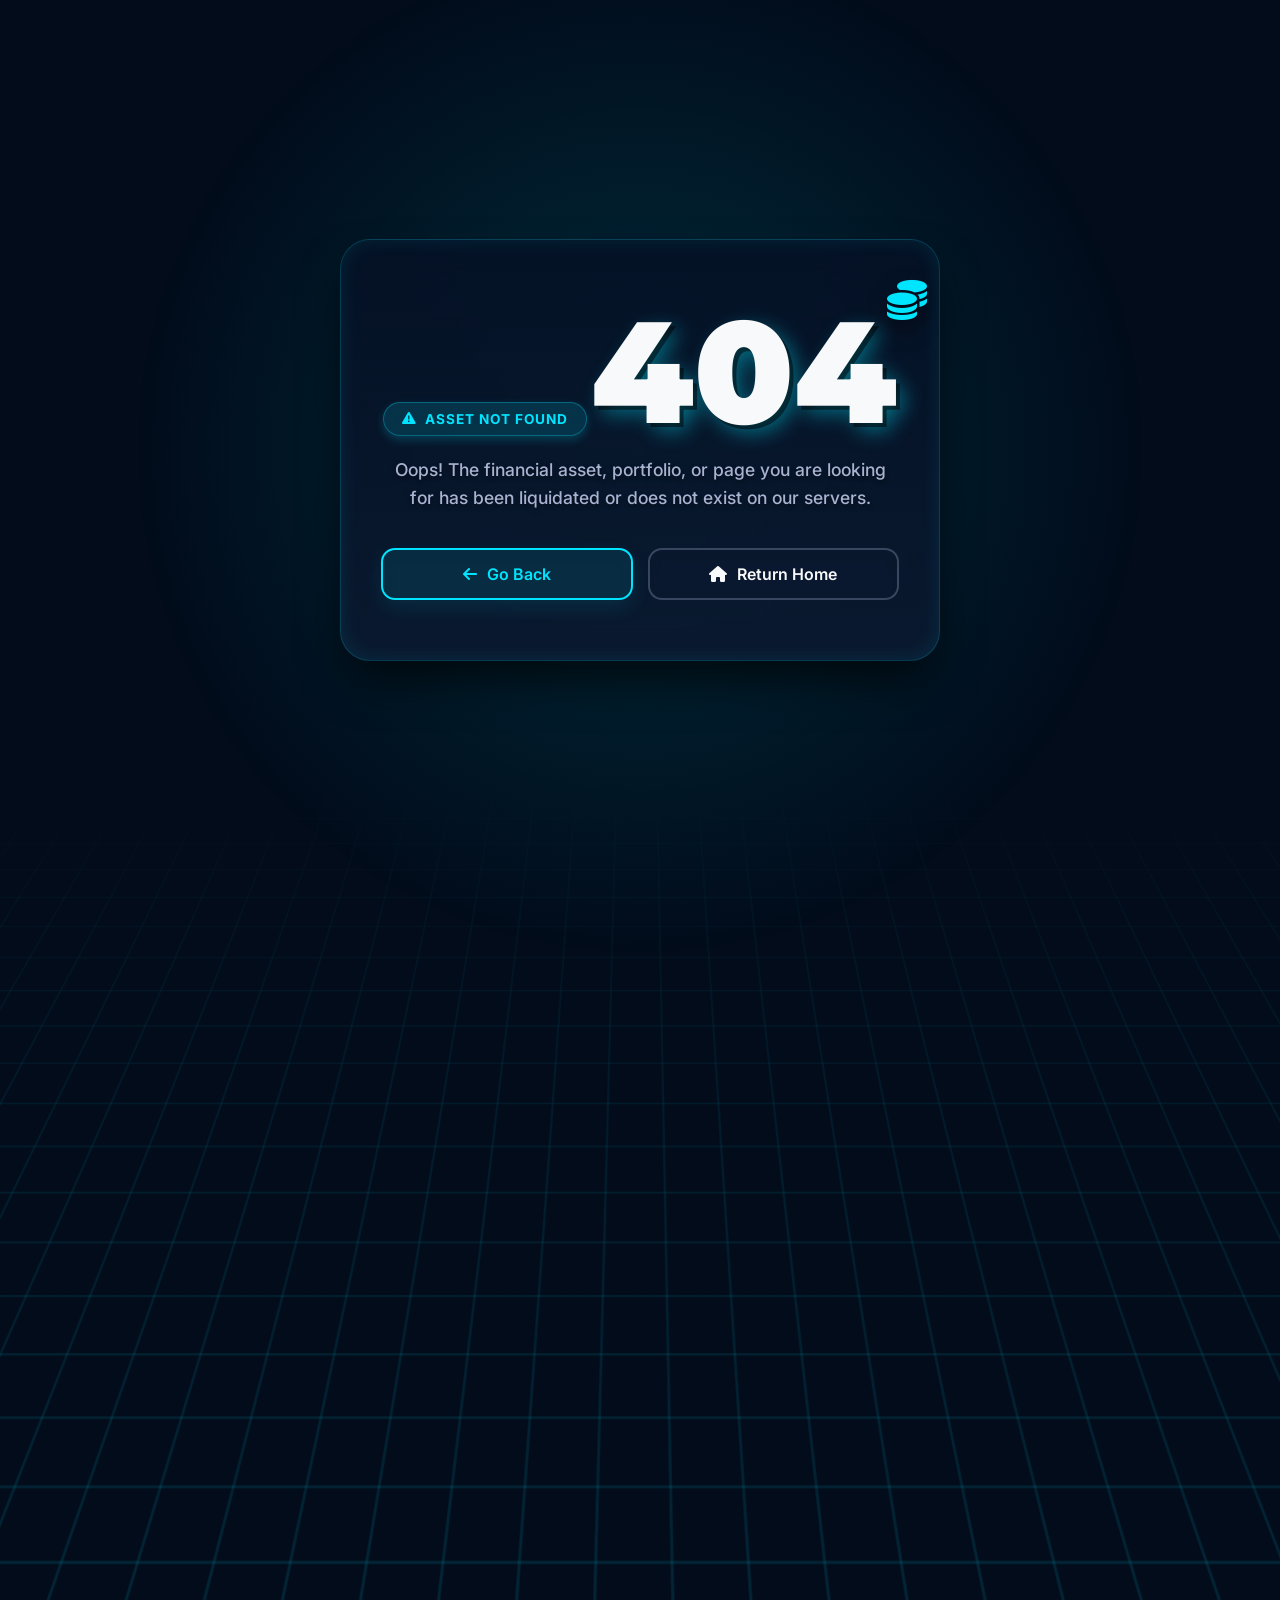
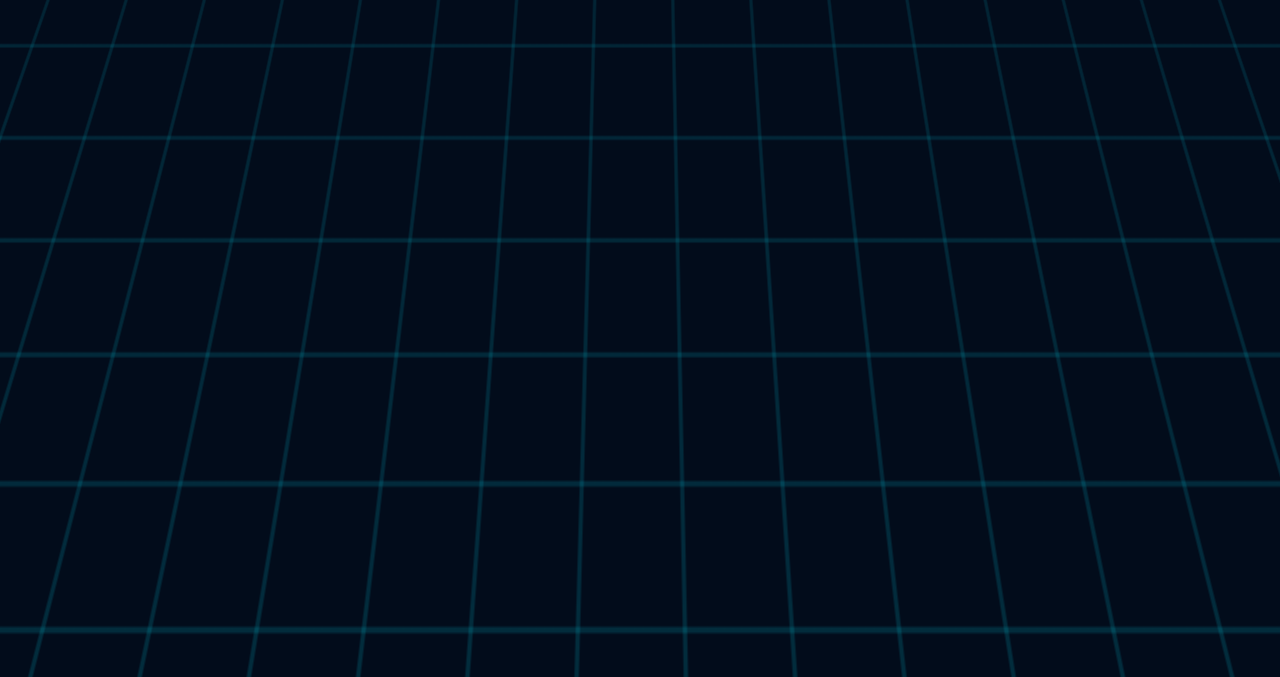
<file: 404page.html>
<!DOCTYPE html>
<html lang="en">

<head>
    <meta charset="UTF-8">
    <meta name="viewport" content="width=device-width, initial-scale=1.0, maximum-scale=1.0, user-scalable=no">
    <meta name="description" content="Stackly Wealth - The investment asset or page you are looking for is missing.">
    <meta property="og:title" content="Your Website Title Here">
    <meta property="og:description" content="Join our premium online learning platform and upgrade your skills today.">
    <meta property="og:image" content="https://yourwebsite.com/asset/preview-image.jpg">
    <meta property="og:url" content="https://yourwebsite.com">
    <meta property="og:type" content="website">
    <meta name="description"
        content="Join our premium online learning platform. Access interactive courses, live community zones, and expert tutors to upgrade your skills today.">
    <link rel="icon" type="image/png" href="./asset/logo_Favicon.webp">

    <title>404 - Asset Not Found | Stackly Wealth</title>

    <link
        href="https://fonts.googleapis.com/css2?family=Montserrat:wght@700;900&family=Inter:wght@400;500;700&display=swap"
        rel="stylesheet">
    <link rel="stylesheet" href="https://cdnjs.cloudflare.com/ajax/libs/font-awesome/6.5.2/css/all.min.css">

    <style>
        :root {

            --navy-dark: #051024;
            --navy-light: #0a192f;
            --navy-deep: #020c1b;
            --aqua: #00e5ff;
            --aqua-hover: #5cffff;
            --text-white: #f8f9fa;
            --text-gray: #a8b2d1;
            --border-color: rgba(0, 229, 255, 0.2);
        }

        * {
            margin: 0;
            padding: 0;
            box-sizing: border-box;
        }

        body {
            background: var(--navy-deep);
            font-family: 'Inter', sans-serif;
            color: var(--text-white);
            min-height: 100dvh;
            display: flex;
            justify-content: center;
            align-items: center;
            overflow: hidden;
            perspective: 1500px;
        }


        .error-bg-glow {
            position: absolute;
            width: 150vw;
            height: 150vw;
            max-width: 1200px;
            max-height: 1200px;
            background: radial-gradient(circle, rgba(0, 229, 255, 0.15) 0%, transparent 60%);
            top: 50%;
            left: 50%;
            transform: translate(-50%, -50%);
            z-index: -1;
            pointer-events: none;
            animation: pulseAquaGlow 6s ease-in-out infinite alternate;
        }

        @keyframes pulseAquaGlow {
            0% {
                transform: translate(-50%, -50%) scale(0.9);
                opacity: 0.6;
            }

            100% {
                transform: translate(-50%, -50%) scale(1.1);
                opacity: 1;
            }
        }


        .scrolling-grid {
            position: absolute;
            top: 10%;
            left: -50%;
            width: 200%;
            height: 200%;
            background-image:
                linear-gradient(rgba(0, 229, 255, 0.15) 2px, transparent 2px),
                linear-gradient(90deg, rgba(0, 229, 255, 0.15) 2px, transparent 2px);
            background-size: 50px 50px;
            z-index: 0;
            pointer-events: none;
            transform: rotateX(70deg);
            animation: infiniteGridScroll 20s linear infinite;
            mask-image: linear-gradient(to top, rgba(0, 0, 0, 1) 0%, transparent 70%);
            -webkit-mask-image: linear-gradient(to top, rgba(0, 0, 0, 1) 0%, transparent 70%);
        }

        @keyframes infiniteGridScroll {
            0% {
                background-position: 0 0;
            }

            100% {
                background-position: 0 500px;
            }
        }


        .error-container {
            position: relative;
            z-index: 10;
            text-align: center;
            padding: 60px 40px;
            width: 90%;
            max-width: 600px;


            background: linear-gradient(rgba(5, 16, 36, 0.85), rgba(10, 25, 47, 0.95)),
                url('https://images.unsplash.com/photo-1611974789855-9c2a0a7236a3?w=800&q=80') center/cover no-repeat;

            backdrop-filter: blur(16px);
            -webkit-backdrop-filter: blur(16px);
            border-radius: 30px;
            border: 1px solid var(--border-color);
            box-shadow: 0 25px 50px -12px rgba(0, 0, 0, 0.8), inset 0 0 20px rgba(0, 229, 255, 0.1);
            transition: transform 0.1s ease-out;
            overflow: hidden;
        }


        .status-badge {
            background: rgba(0, 229, 255, 0.15);
            border: 1px solid rgba(0, 229, 255, 0.3);
            color: var(--aqua);
            padding: 8px 18px;
            font-size: 0.85rem;
            font-weight: 700;
            letter-spacing: 1px;
            border-radius: 30px;
            display: inline-flex;
            align-items: center;
            gap: 8px;
            margin-bottom: 20px;
            text-transform: uppercase;
            box-shadow: 0 4px 10px rgba(0, 229, 255, 0.2);
            backdrop-filter: blur(5px);
        }

        .status-badge i {
            animation: radarPing 2s infinite;
        }

        @keyframes radarPing {
            0% {
                opacity: 1;
                transform: scale(1);
            }

            50% {
                opacity: 0.5;
                transform: scale(1.3);
            }

            100% {
                opacity: 1;
                transform: scale(1);
            }
        }


        .error-code-wrapper {
            position: relative;
            display: inline-block;
            margin-bottom: 10px;
        }

        .error-code {
            font-family: 'Montserrat', sans-serif;
            font-size: 9rem;
            font-weight: 900;
            line-height: 1;
            color: var(--text-white);
            text-shadow: 4px 4px 0px rgba(0, 0, 0, 0.5), 8px 8px 20px rgba(0, 229, 255, 0.4);
            animation: floatingText 6s ease-in-out infinite;
        }


        .flying-icon {
            position: absolute;
            top: -20px;
            right: -30px;
            font-size: 2.5rem;
            color: var(--aqua);
            animation: flyAround 8s ease-in-out infinite;
            filter: drop-shadow(0 10px 10px rgba(0, 0, 0, 0.5));
            z-index: 15;
        }

        @keyframes floatingText {

            0%,
            100% {
                transform: translateY(0px);
            }

            50% {
                transform: translateY(-10px);
            }
        }

        @keyframes flyAround {
            0% {
                transform: translate(0, 0) rotate(15deg) scale(1);
            }

            25% {
                transform: translate(20px, -20px) rotate(25deg) scale(1.1);
            }

            50% {
                transform: translate(0px, -40px) rotate(15deg) scale(1);
            }

            75% {
                transform: translate(-20px, -20px) rotate(5deg) scale(0.9);
            }

            100% {
                transform: translate(0, 0) rotate(15deg) scale(1);
            }
        }

        .error-desc {
            color: var(--text-gray);
            font-size: 1.1rem;
            line-height: 1.6;
            margin-bottom: 35px;
            font-weight: 500;
            text-shadow: 0 2px 4px rgba(0, 0, 0, 0.5);
        }


        .error-actions {
            display: flex;
            justify-content: center;
            gap: 15px;
            flex-wrap: wrap;
        }

        .btn-base {
            display: inline-flex;
            align-items: center;
            justify-content: center;
            gap: 10px;
            padding: 14px 28px;
            font-family: 'Inter', sans-serif;
            font-size: 1rem;
            font-weight: 600;
            text-decoration: none;
            border-radius: 14px;
            transition: all 0.3s cubic-bezier(0.175, 0.885, 0.32, 1.275);
            cursor: pointer;
            flex: 1;
            min-width: 160px;
        }

        .btn-primary {
            background: rgba(0, 229, 255, 0.1);
            color: var(--aqua);
            border: 2px solid var(--aqua);
            box-shadow: 0 8px 20px rgba(0, 229, 255, 0.1);
            backdrop-filter: blur(5px);
        }

        .btn-primary:hover {
            transform: translateY(-4px);
            background: var(--aqua);
            color: var(--navy-dark);
            box-shadow: 0 12px 25px rgba(0, 229, 255, 0.3);
        }

        .btn-primary:hover i {
            transform: translateX(-5px);
        }

        .btn-outline {
            background: rgba(10, 25, 47, 0.6);
            color: var(--text-white);
            border: 2px solid rgba(168, 178, 209, 0.3);
            backdrop-filter: blur(5px);
        }

        .btn-outline:hover {
            transform: translateY(-4px);
            background: rgba(0, 229, 255, 0.15);
            border-color: var(--aqua);
            color: var(--aqua);
            box-shadow: 0 12px 25px rgba(0, 0, 0, 0.3);
        }

        .btn-outline:hover i {
            transform: scale(1.1);
        }

        .btn-base i {
            transition: transform 0.3s ease;
        }


        @media (max-width: 768px) {
            .error-code {
                font-size: 6rem;
            }

            .flying-icon {
                font-size: 2rem;
                top: -15px;
                right: -15px;
            }

            .error-container {
                padding: 40px 20px;
            }
        }

        @media (max-width: 480px) {
            .error-container {
                padding: 35px 20px;
                border-radius: 24px;
            }

            .error-code {
                font-size: 5rem;
            }

            .flying-icon {
                font-size: 1.5rem;
                top: -10px;
                right: -10px;
            }

            .status-badge {
                font-size: 0.75rem;
                padding: 6px 14px;
                margin-bottom: 15px;
            }

            .error-desc {
                font-size: 0.95rem;
                margin-bottom: 25px;
            }

            .error-actions {
                flex-direction: column;
                gap: 12px;
            }

            .btn-base {
                width: 100%;
                padding: 14px 20px;
                min-width: 100%;
            }
        }
    </style>
</head>

<body>

    <div class="error-bg-glow" id="aquaGlow"></div>
    <div class="scrolling-grid"></div>

    <div class="error-container" id="errorContainer">

        <div class="status-badge"><i class="fa-solid fa-triangle-exclamation"></i> Asset Not Found</div>

        <div class="error-code-wrapper">
            <h1 class="error-code">404</h1>
            <i class="fa-solid fa-coins flying-icon"></i>
        </div>

        <p class="error-desc">Oops! The financial asset, portfolio, or page you are looking for has been liquidated or
            does not exist on our servers.</p>

        <div class="error-actions">
            <a href="javascript:history.back()" class="btn-base btn-primary">
                <i class="fa-solid fa-arrow-left"></i> Go Back
            </a>
            <a href="index.html" class="btn-base btn-outline">
                <i class="fa-solid fa-house"></i> Return Home
            </a>
        </div>

    </div>

    <script>
        const container = document.getElementById('errorContainer');
        const glow = document.getElementById('aquaGlow');


        document.addEventListener('mousemove', (e) => {
            if (window.innerWidth > 768) {
                const halfW = window.innerWidth / 2;
                const halfH = window.innerHeight / 2;

                const xVal = (halfW - e.pageX) / 60;
                const yVal = (halfH - e.pageY) / 60;

                container.style.transform = `rotateY(${xVal * -1}deg) rotateX(${yVal}deg) translateY(-5px)`;
                glow.style.transform = `translate(${-50 + xVal * 0.5}%, ${-50 + yVal * 0.5}%) scale(1)`;
            }
        });


        document.addEventListener('mouseleave', () => {
            if (window.innerWidth > 768) {
                container.style.transform = `rotateY(0deg) rotateX(0deg) translateY(0)`;
                glow.style.transform = `translate(-50%, -50%) scale(1)`;
            }
        });
    </script>

</body>

</html>
</file>
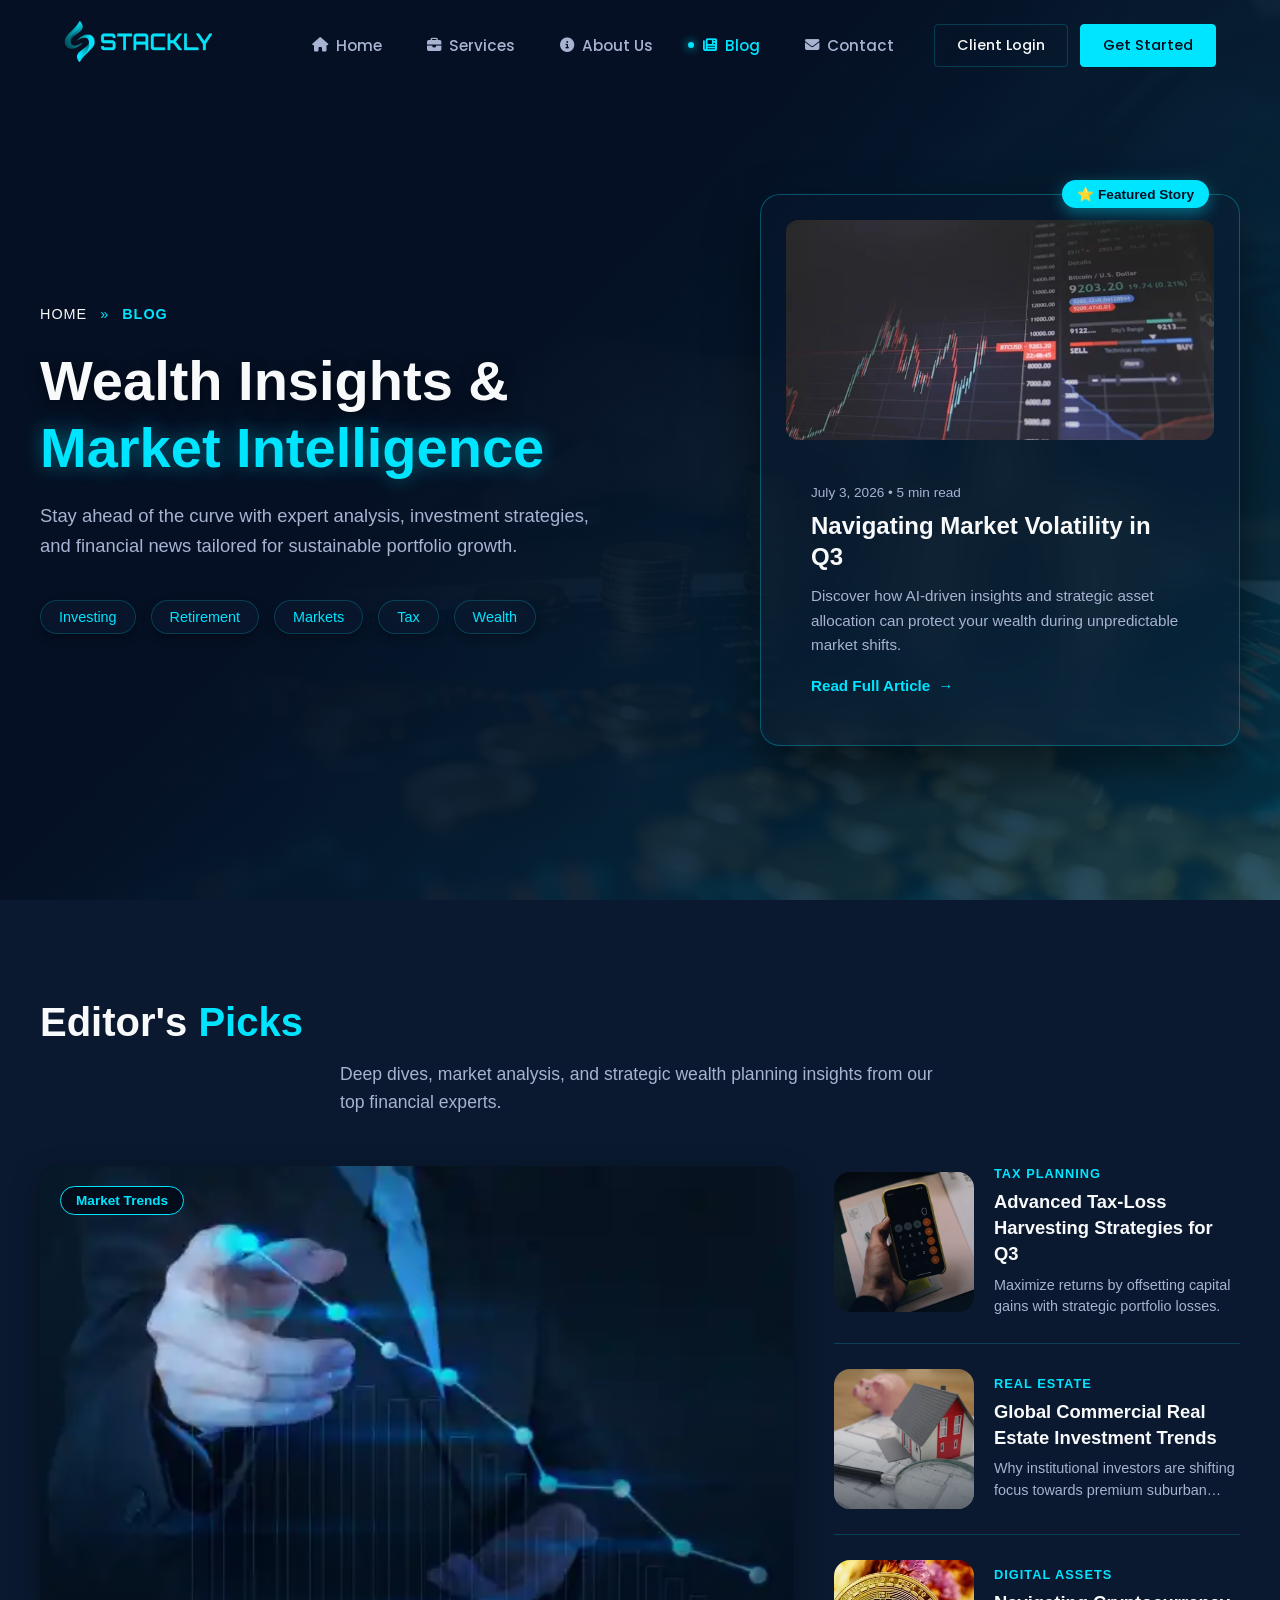
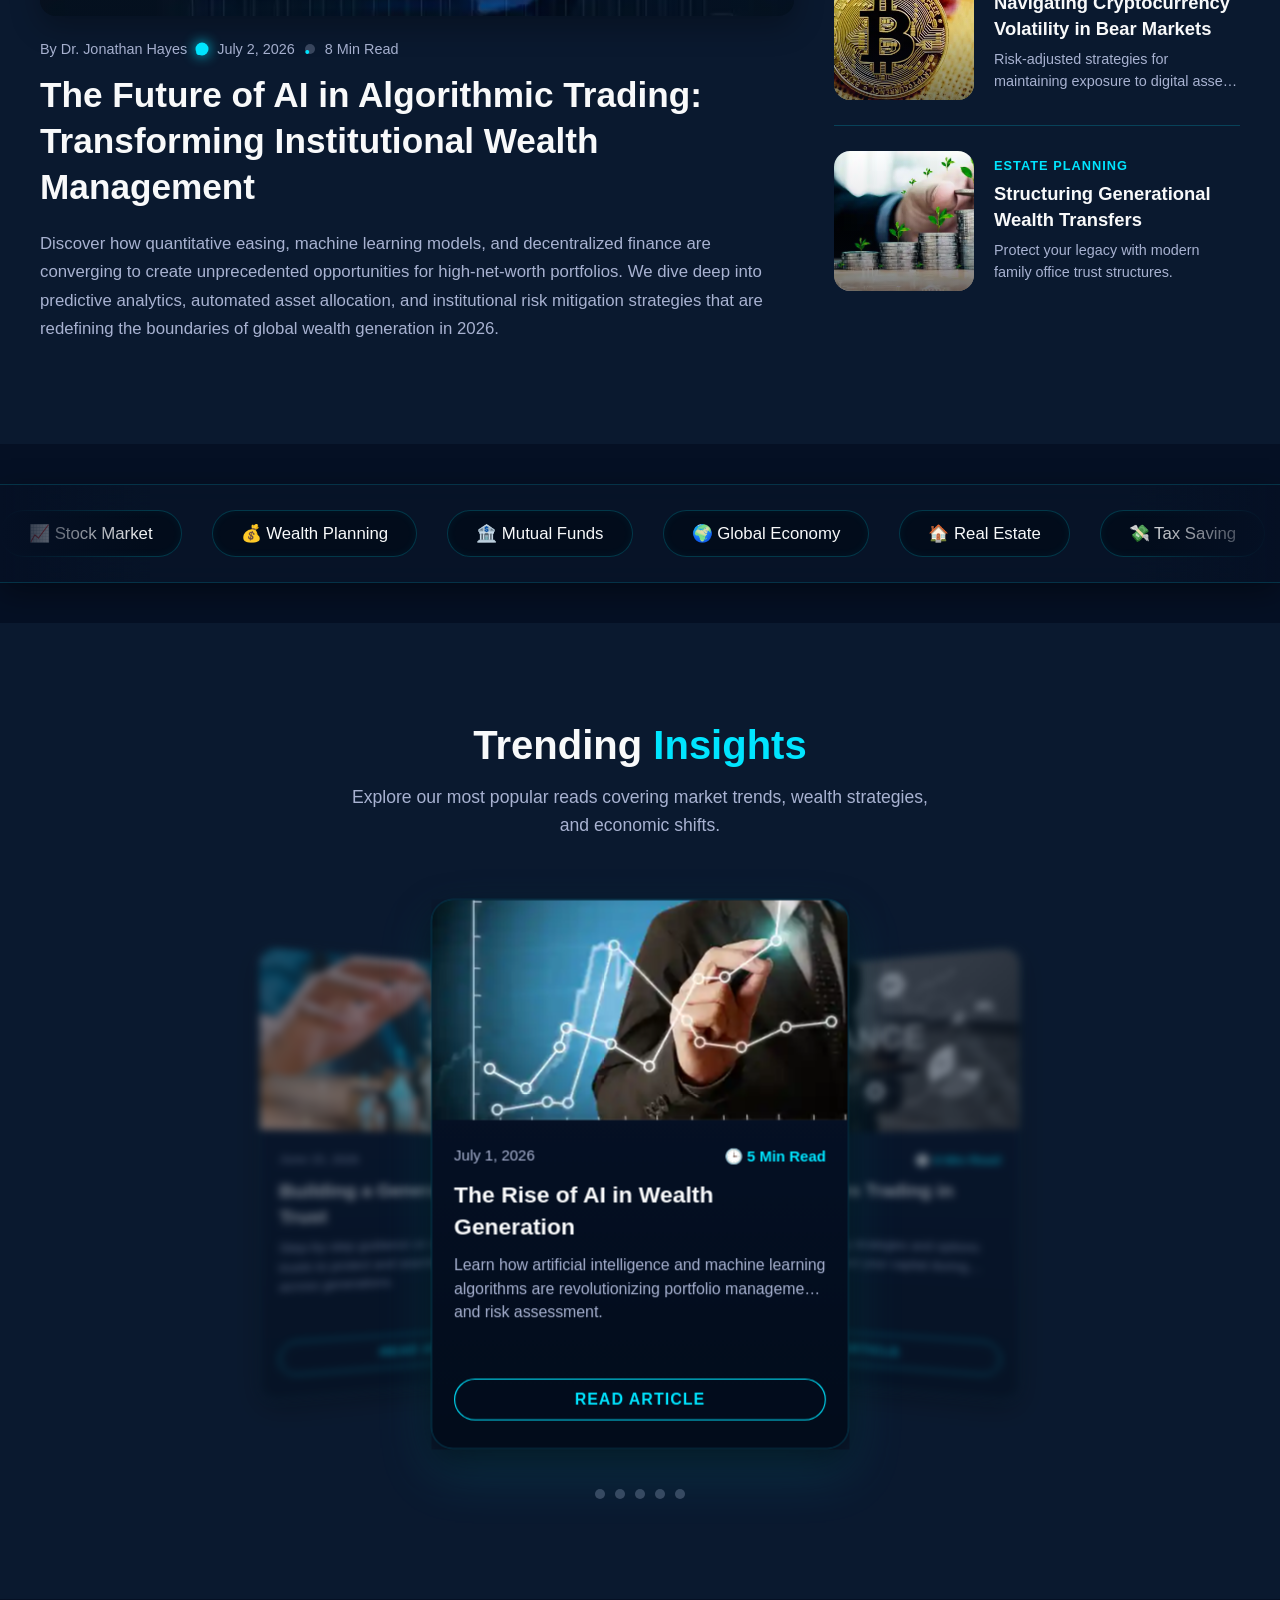
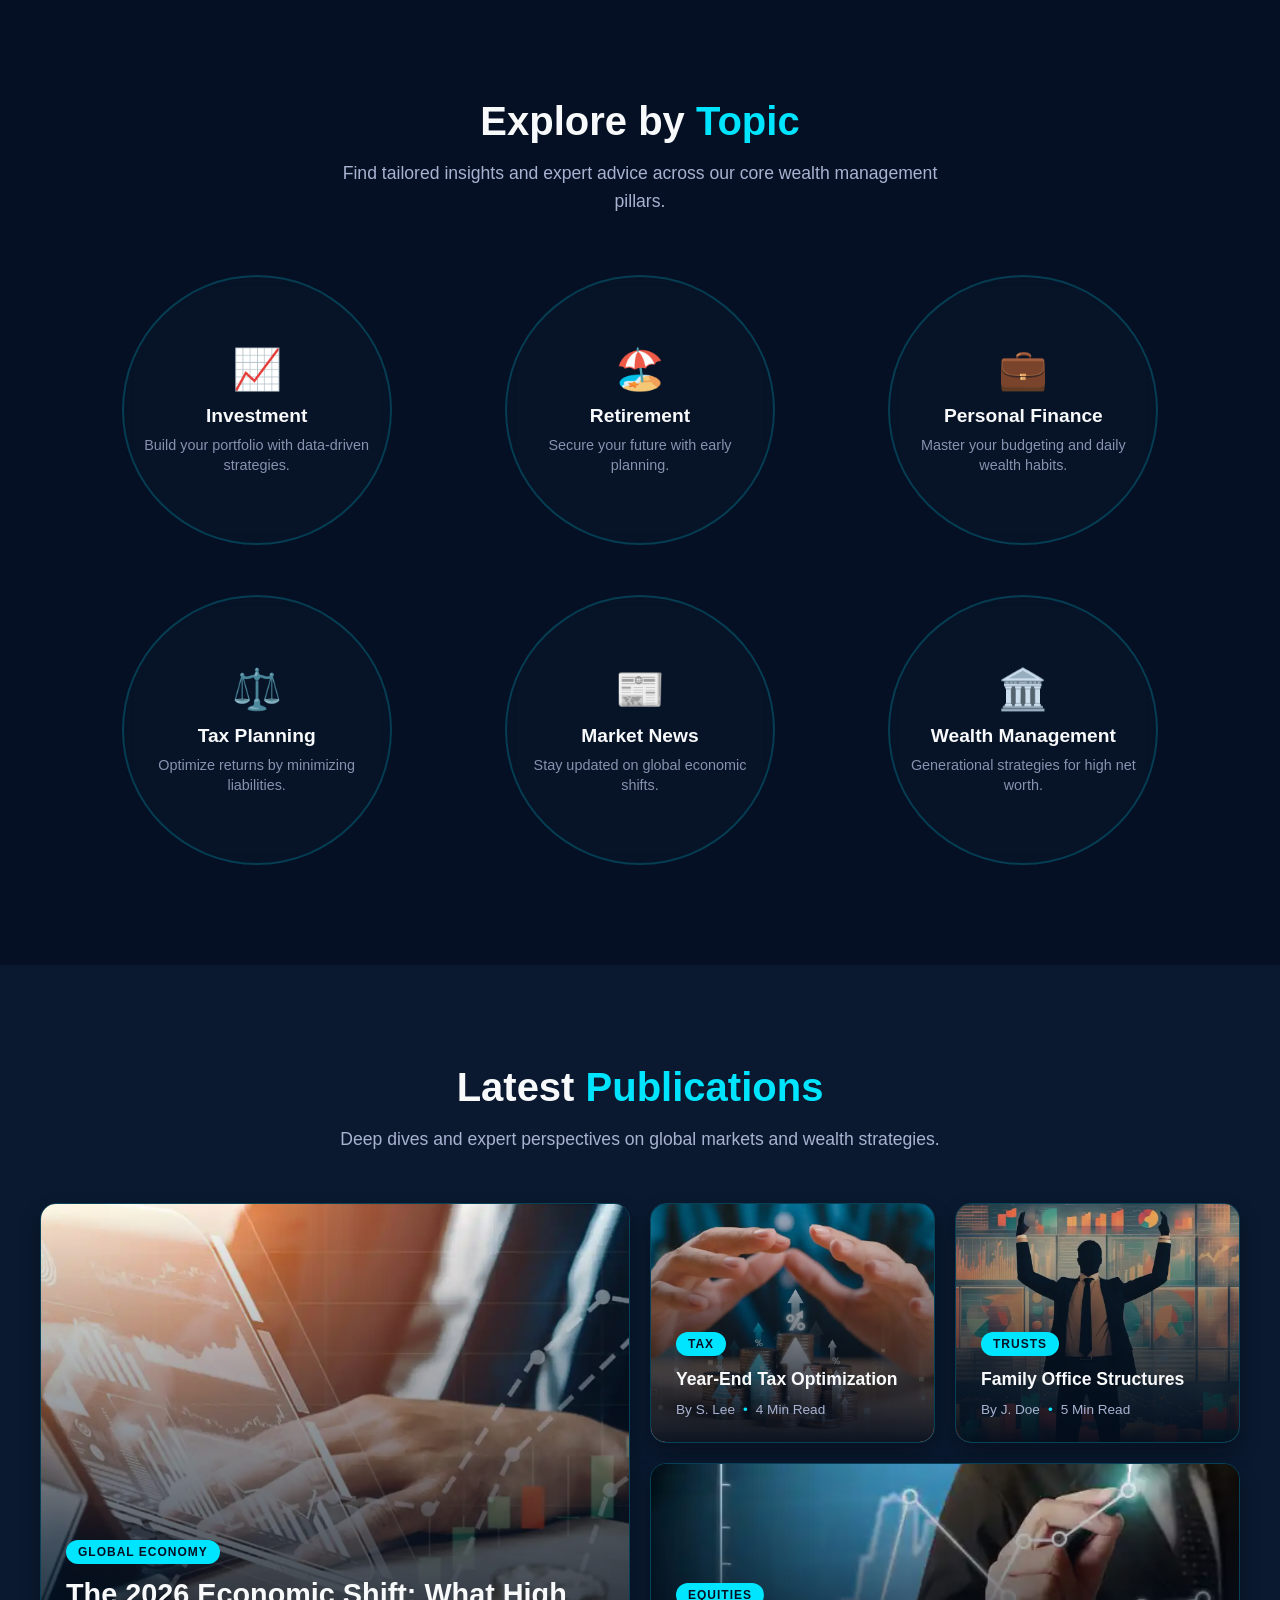
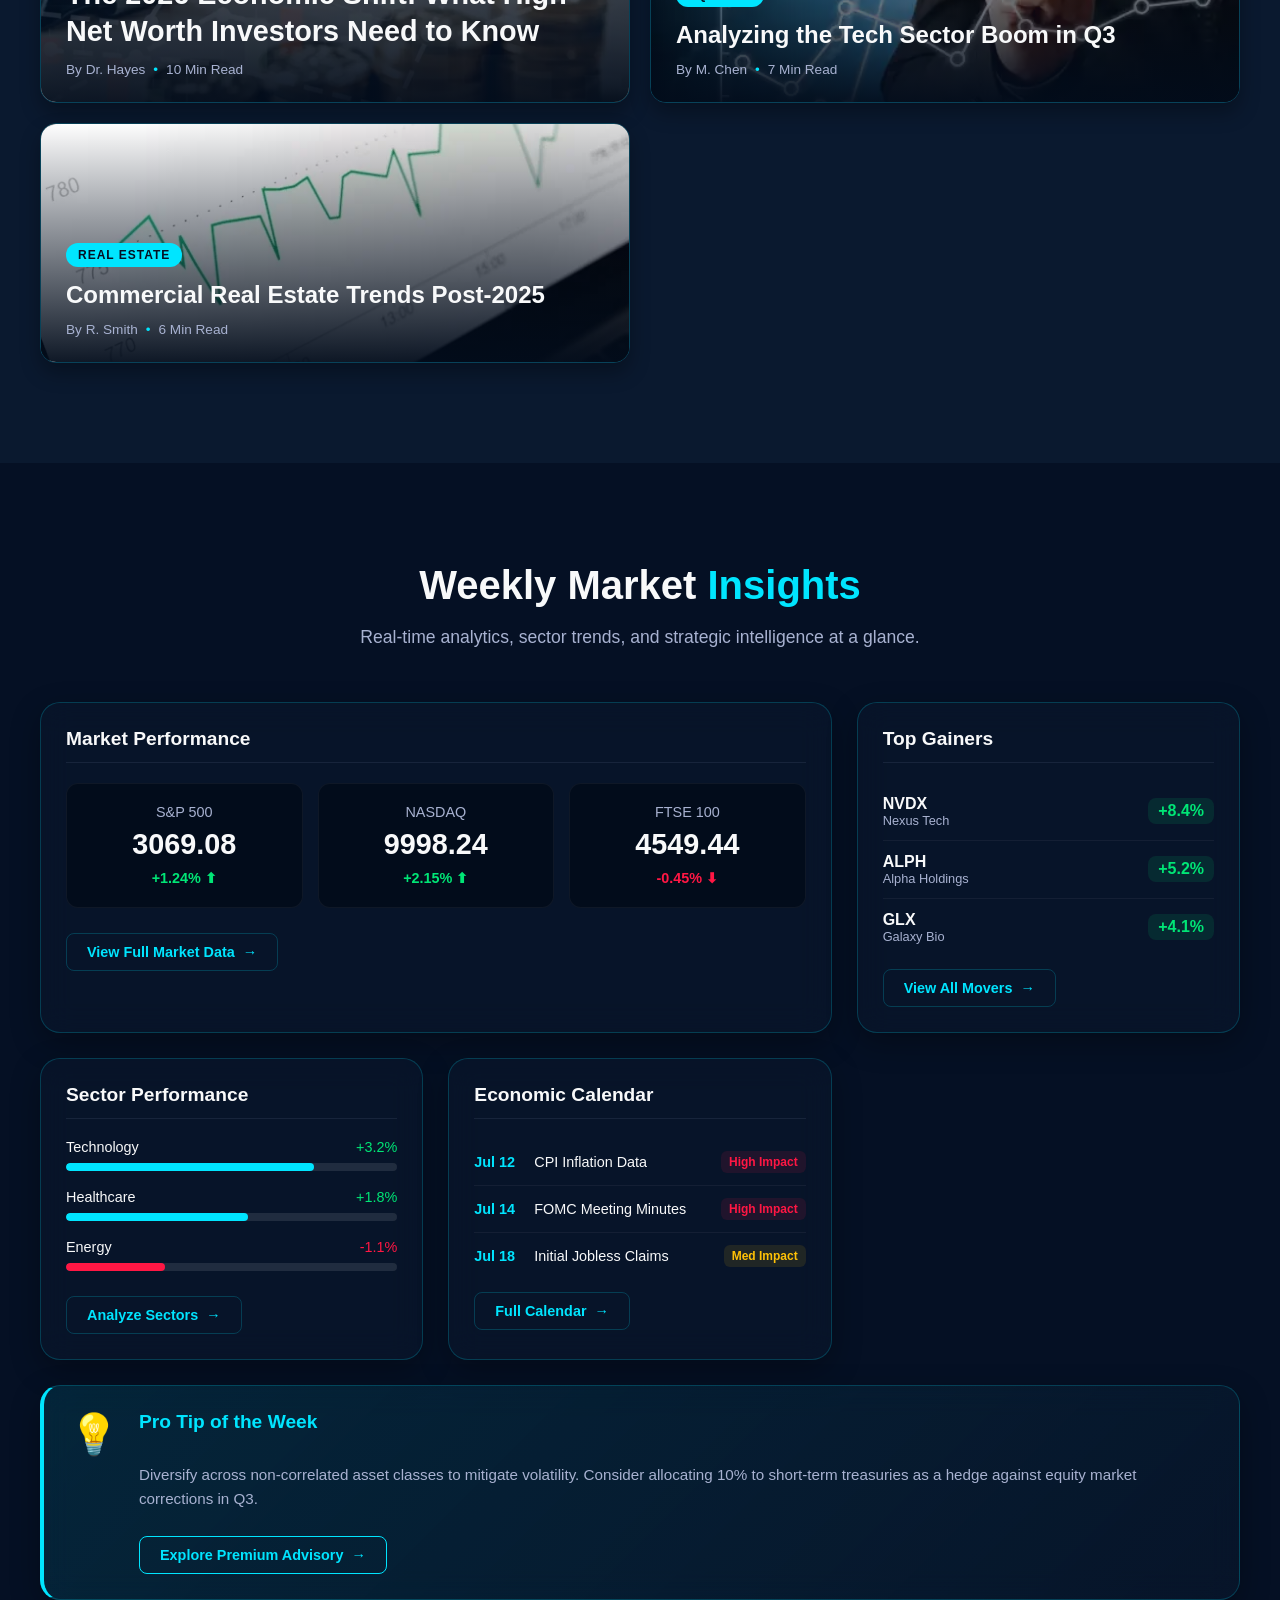
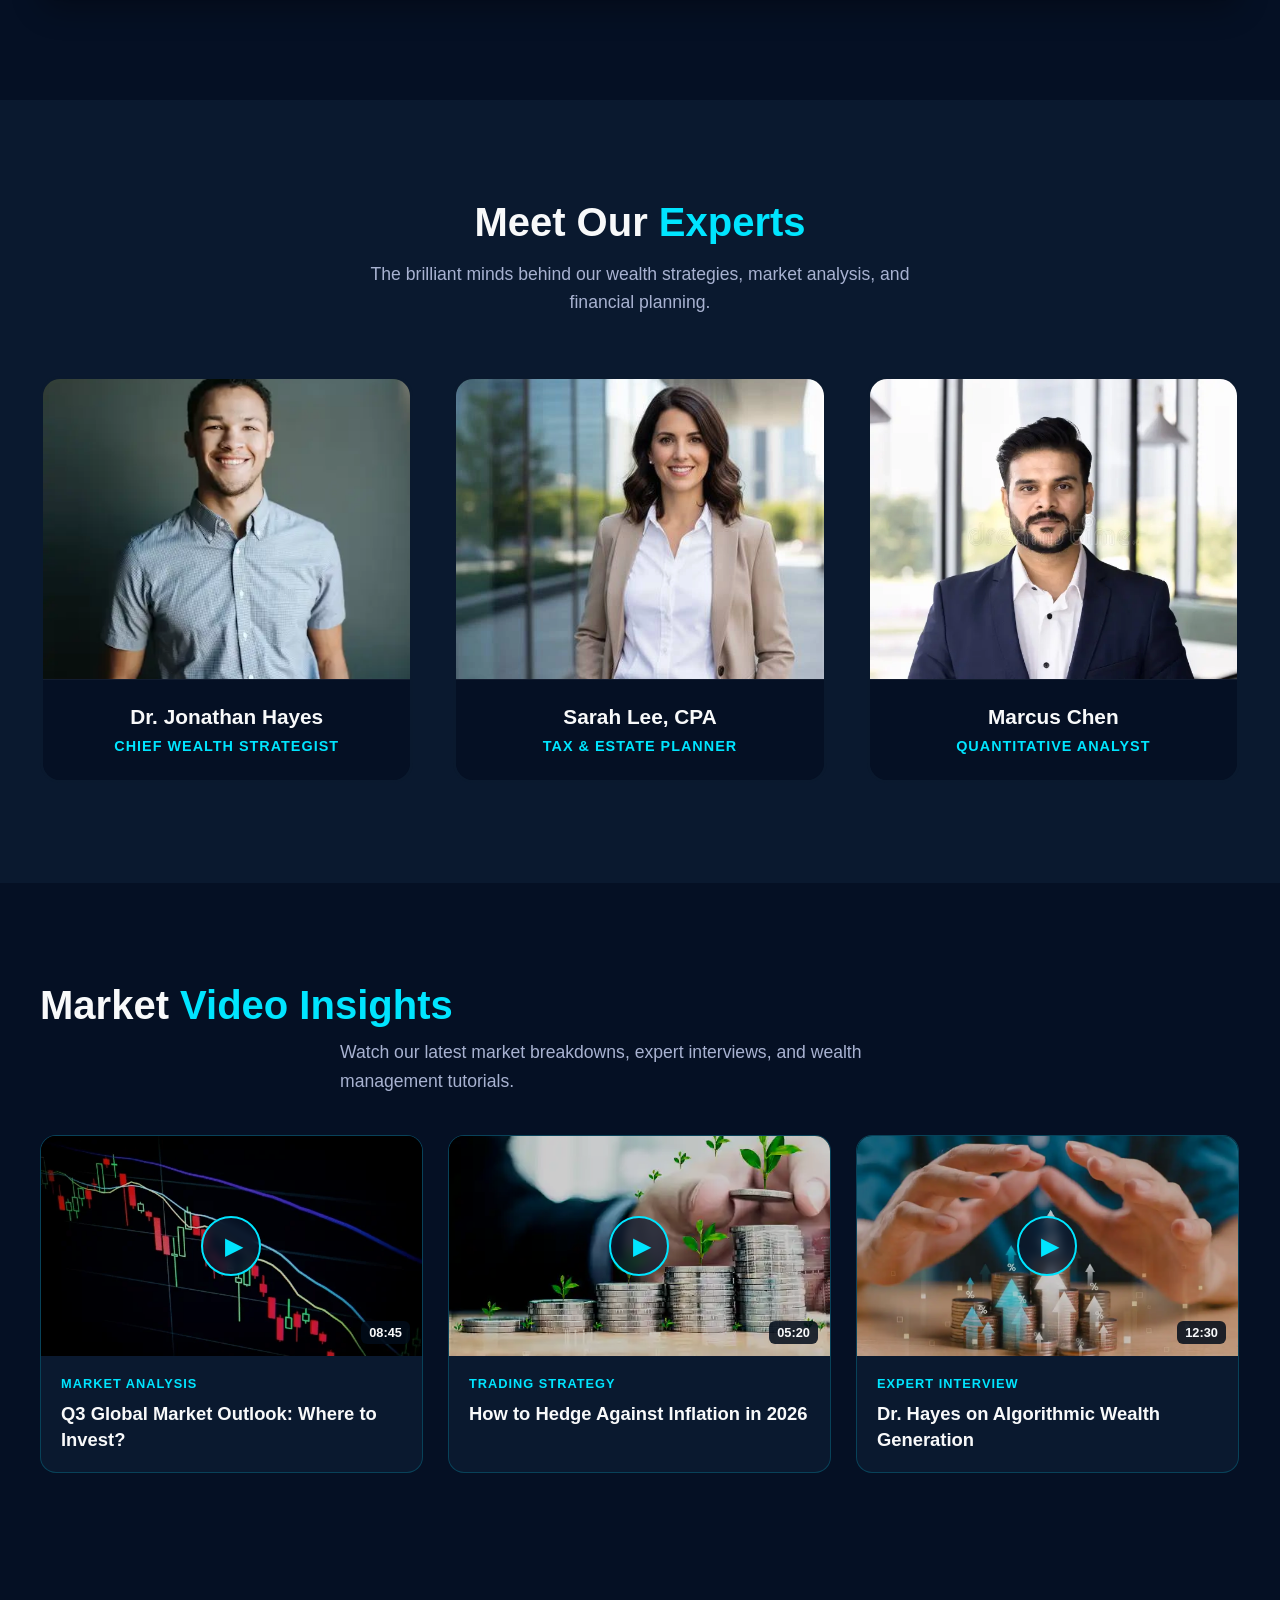
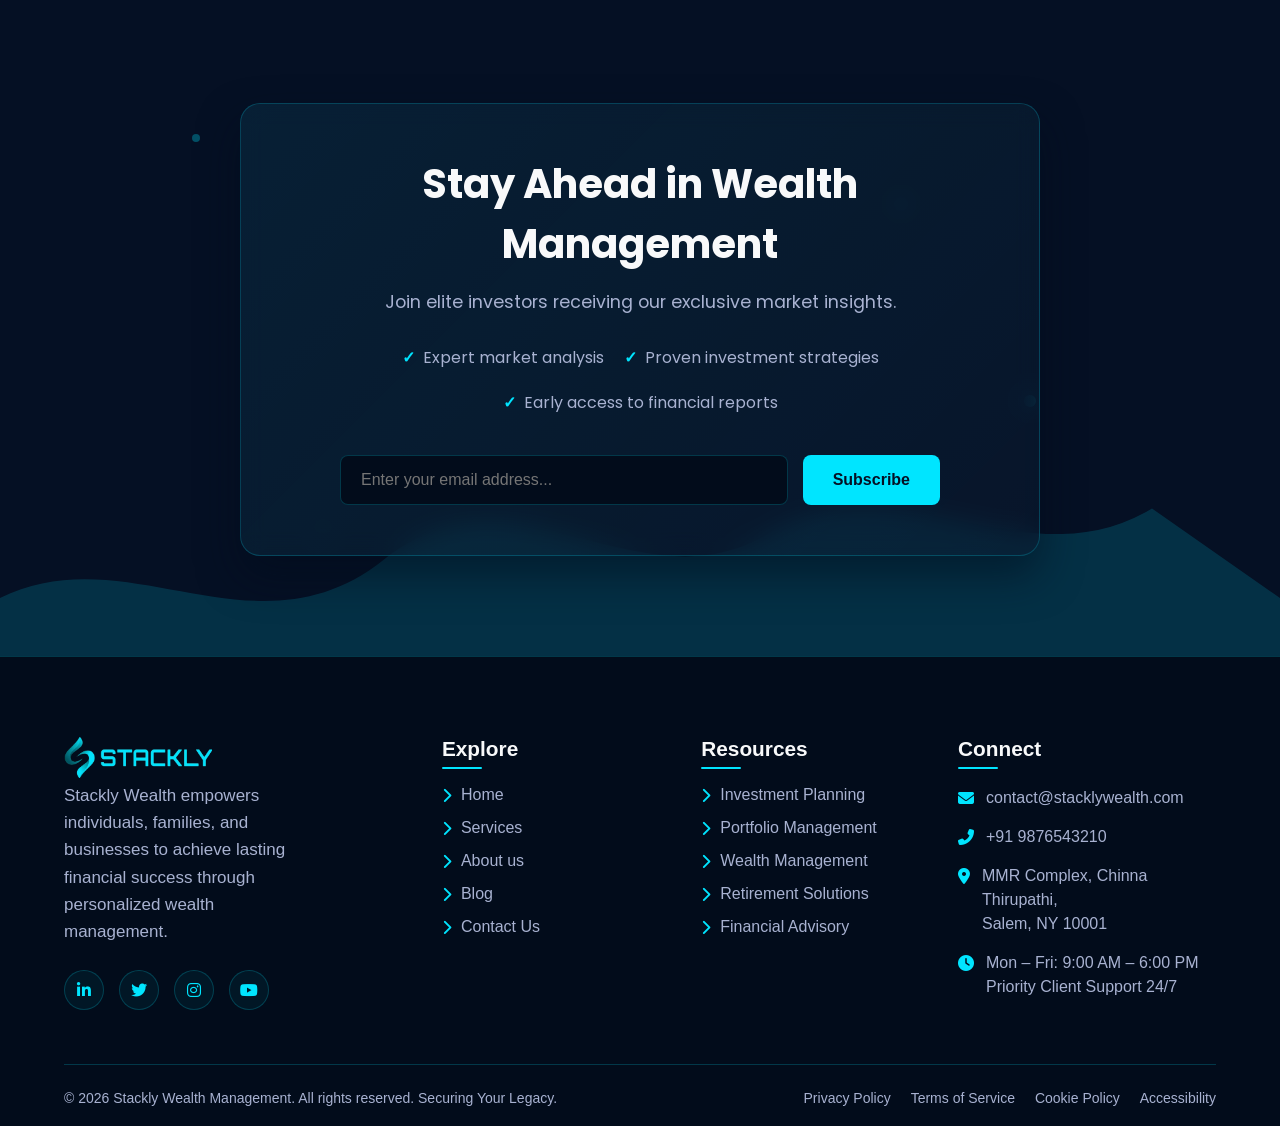
<file: blog.html>
<!DOCTYPE html>
<html lang="en">

<head>
  <meta charset="UTF-8">
  <meta name="viewport" content="width=device-width, initial-scale=1.0">
  <meta property="og:title" content="Your Website Title Here">
  <meta property="og:description" content="Join our premium online learning platform and upgrade your skills today.">
  <meta property="og:image" content="https://yourwebsite.com/asset/preview-image.jpg">
  <meta property="og:url" content="https://yourwebsite.com">
  <meta property="og:type" content="website">
  <meta name="description"
    content="Join our premium online learning platform. Access interactive courses, live community zones, and expert tutors to upgrade your skills today.">
  <link rel="icon" type="image/png" href="./asset/logo_Favicon.webp">
  <title>Stackly - Blog Page</title>

  <link
    href="https://fonts.googleapis.com/css2?family=Orbitron:wght@400;600;700&family=Poppins:wght@300;400;500;600&display=swap"
    rel="stylesheet">
  <link rel="stylesheet" href="https://cdnjs.cloudflare.com/ajax/libs/font-awesome/6.4.0/css/all.min.css">
  <link rel="stylesheet" href="blog.css">
  <link rel="stylesheet" href="common.css">
</head>

<body>


  <div class="preloader-overlay" id="preloader">
    <div class="preloader-content">
      <div class="aqua-ring"></div>
      <div class="preloader-icon">
        <i class="fa-solid fa-chart-line"></i>
      </div>
      <div class="preloader-text">TECH WEALTH</div>
      <div class="preloader-subtext">Optimizing Assets...</div>
    </div>
  </div>


  <div class="app-hidden" id="mainContent">
    <header class="navbar" id="navbar">
      <div class="logo">
        <a href="index.html"><img src="./asset/aqualogo.webp" alt="logo"></a>
      </div>


      <div class="nav-menu-wrapper" id="menuWrapper">
        <ul class="nav-links">
          <li><a href="index.html" class="nav-item"><i class="fa-solid fa-house"></i> Home</a></li>
          <li><a href="service.html" class="nav-item"><i class="fa-solid fa-briefcase"></i> Services</a></li>
          <li><a href="about.html" class="nav-item"><i class="fa-solid fa-circle-info"></i> About
              Us</a></li>
          <li><a href="blog.html" class="nav-item active"><i class="fa-solid fa-newspaper"></i> Blog</a></li>
          <li><a href="contact.html" class="nav-item"><i class="fa-solid fa-envelope"></i> Contact</a></li>
        </ul>

        <div class="auth-buttons">
          <button class="login-btn btn-hover" onclick="window.location.href='login.html'">Client
            Login</button>
          <button class="signin-btn btn-hover" onclick="window.location.href='register.html'">Get
            Started</button>
        </div>
      </div>


      <div class="nav-right-controls">
        <div class="burger" id="burgerMenu">
          <div class="line1"></div>
          <div class="line2"></div>
          <div class="line3"></div>
        </div>
      </div>
    </header>

  </div>


  <section id="blog-hero" class="blog-hero-section scroll-animate">


    <div class="parallax-bg"></div>
    <div class="glow-overlay"></div>

    <div class="blog-hero-container">


      <div class="hero-left">

        <nav class="breadcrumb">
          <a href="index.html">Home</a> <span class="divider">»</span> <span class="current">Blog</span>
        </nav>

        <h1 class="hero-title">Wealth Insights &<br><span class="highlight">Market Intelligence</span></h1>
        <p class="hero-desc">Stay ahead of the curve with expert analysis, investment strategies, and financial
          news tailored for sustainable portfolio growth.</p>


        <div class="floating-badges">
          <span class="badge float-1">Investing</span>
          <span class="badge float-2">Retirement</span>
          <span class="badge float-3">Markets</span>
          <span class="badge float-4">Tax</span>
          <span class="badge float-5">Wealth</span>
        </div>
      </div>


      <div class="hero-right">
        <div class="featured-glass-card">
          <div class="card-tag">⭐ Featured Story</div>
          <div class="card-img-wrapper">
            <img src="./asset/q25.webp" alt="Stock Market Analysis">
          </div>
          <div class="card-content">
            <span class="post-date">July 3, 2026 • 5 min read</span>
            <h3>Navigating Market Volatility in Q3</h3>
            <p>Discover how AI-driven insights and strategic asset allocation can protect your wealth during
              unpredictable market shifts.</p>
            <a href="404page.html" class="read-more">Read Full Article <span>→</span></a>
          </div>
        </div>
      </div>

    </div>
  </section>

  <section id="featured-showcase" class="showcase-section scroll-animate">
    <div class="showcase-container">

      <div class="showcase-header">
        <h2 class="section-title">Editor's <span class="highlight">Picks</span></h2>
        <p class="section-subtitle">Deep dives, market analysis, and strategic wealth planning insights from our
          top financial experts.</p>
      </div>

      <div class="showcase-grid">


        <article class="main-featured-card">
          <div class="img-wrapper">
            <img src="./asset/q7.webp" alt="AI in Wealth Management">
            <div class="hover-gradient"></div>
            <a href="404page.html" class="slide-up-btn">Read Full Article</a>
            <div class="category-badge">Market Trends</div>
          </div>

          <div class="article-meta">
            <span class="author">By Dr. Jonathan Hayes</span>
            <span class="dot">•</span>
            <span class="date">July 2, 2026</span>
            <span class="dot">•</span>
            <span class="read-time">8 Min Read</span>
          </div>

          <h3 class="main-title">The Future of AI in Algorithmic Trading: Transforming Institutional Wealth
            Management</h3>
          <p class="main-excerpt">Discover how quantitative easing, machine learning models, and decentralized
            finance are converging to create unprecedented opportunities for high-net-worth portfolios. We
            dive deep into predictive analytics, automated asset allocation, and institutional risk
            mitigation strategies that are redefining the boundaries of global wealth generation in 2026.
          </p>
        </article>


        <aside class="mini-articles-wrapper">


          <article class="mini-card">
            <div class="mini-img-wrapper">
              <img src="./asset/q26.webp" alt="Tax Strategies">
              <div class="hover-gradient"></div>
              <a href="404page.html" class="slide-up-btn mini-btn">Read</a>
            </div>
            <div class="mini-content">
              <span class="mini-tag">Tax Planning</span>
              <h4 class="mini-title">Advanced Tax-Loss Harvesting Strategies for Q3</h4>
              <p class="mini-excerpt">Maximize returns by offsetting capital gains with strategic
                portfolio losses.</p>
            </div>
          </article>


          <article class="mini-card">
            <div class="mini-img-wrapper">
              <img src="./asset/q27.webp" alt="Real Estate">
              <div class="hover-gradient"></div>
              <a href="404page.html" class="slide-up-btn mini-btn">Read</a>
            </div>
            <div class="mini-content">
              <span class="mini-tag">Real Estate</span>
              <h4 class="mini-title">Global Commercial Real Estate Investment Trends</h4>
              <p class="mini-excerpt">Why institutional investors are shifting focus towards premium
                suburban logistics.</p>
            </div>
          </article>


          <article class="mini-card">
            <div class="mini-img-wrapper">
              <img src="./asset/q35.webp" alt="Crypto">
              <div class="hover-gradient"></div>
              <a href="404page.html" class="slide-up-btn mini-btn">Read</a>
            </div>
            <div class="mini-content">
              <span class="mini-tag">Digital Assets</span>
              <h4 class="mini-title">Navigating Cryptocurrency Volatility in Bear Markets</h4>
              <p class="mini-excerpt">Risk-adjusted strategies for maintaining exposure to digital assets
                securely.</p>
            </div>
          </article>


          <article class="mini-card">
            <div class="mini-img-wrapper">
              <img src="./asset/q5.webp" alt="Estate Planning">
              <div class="hover-gradient"></div>
              <a href="404page.html" class="slide-up-btn mini-btn">Read</a>
            </div>
            <div class="mini-content">
              <span class="mini-tag">Estate Planning</span>
              <h4 class="mini-title">Structuring Generational Wealth Transfers</h4>
              <p class="mini-excerpt">Protect your legacy with modern family office trust structures.</p>
            </div>
          </article>

        </aside>

      </div>
    </div>
  </section>


  <section id="trending-topics" class="marquee-section scroll-animate">

    <div class="marquee-wrapper glass-panel">

      <div class="fade-left"></div>
      <div class="fade-right"></div>

      <div class="marquee-track">


        <a href="404page.html" class="marquee-item">📈 Stock Market</a>
        <a href="404page.html" class="marquee-item">💰 Wealth Planning</a>
        <a href="404page.html" class="marquee-item">🏦 Mutual Funds</a>
        <a href="404page.html" class="marquee-item">🌍 Global Economy</a>
        <a href="404page.html" class="marquee-item">🏠 Real Estate</a>
        <a href="404page.html" class="marquee-item">💸 Tax Saving</a>
        <a href="404page.html" class="marquee-item">📊 ETFs</a>
        <a href="404page.html" class="marquee-item">🪙 Gold Investment</a>


        <a href="404page.html" class="marquee-item">📈 Stock Market</a>
        <a href="404page.html" class="marquee-item">💰 Wealth Planning</a>
        <a href="404page.html" class="marquee-item">🏦 Mutual Funds</a>
        <a href="404page.html" class="marquee-item">🌍 Global Economy</a>
        <a href="404page.html" class="marquee-item">🏠 Real Estate</a>
        <a href="404page.html" class="marquee-item">💸 Tax Saving</a>
        <a href="404page.html" class="marquee-item">📊 ETFs</a>
        <a href="404page.html" class="marquee-item">🪙 Gold Investment</a>

      </div>
    </div>

  </section>




  <section id="coverflow-blogs" class="coverflow-section scroll-animate">

    <div class="coverflow-header">
      <h2 class="section-title">Trending <span class="highlight">Insights</span></h2>
      <p class="section-subtitle">Explore our most popular reads covering market trends, wealth strategies, and economic
        shifts.</p>
    </div>

    <div class="blog-coverflow-container">


      <div class="blog-slide" data-index="0">
        <div class="blog-card">
          <div class="blog-img">
            <img src="./asset/q8.webp" alt="Market Analysis">
          </div>
          <div class="blog-info">
            <div class="blog-meta">
              <span class="date">July 1, 2026</span>
              <span class="read-time">🕒 5 Min Read</span>
            </div>
            <h3>The Rise of AI in Wealth Generation</h3>
            <p class="blog-excerpt">Learn how artificial intelligence and machine learning algorithms are
              revolutionizing portfolio management and risk assessment.</p>
            <button class="card-btn" onclick="window.location.href='404page.html'">Read Article</button>
          </div>
        </div>
      </div>


      <div class="blog-slide" data-index="1">
        <div class="blog-card">
          <div class="blog-img">
            <img src="./asset/q9.webp" alt="Trading">
          </div>
          <div class="blog-info">
            <div class="blog-meta">
              <span class="date">June 28, 2026</span>
              <span class="read-time">🕒 8 Min Read</span>
            </div>
            <h3>Mastering Options Trading in Volatile Markets</h3>
            <p class="blog-excerpt">Explore advanced hedging strategies and options trading techniques to protect your
              capital during market downturns.</p>
            <button class="card-btn" onclick="window.location.href='404page.html'">Read Article</button>
          </div>
        </div>
      </div>


      <div class="blog-slide" data-index="2">
        <div class="blog-card">
          <div class="blog-img">
            <img src="./asset/q10.webp" alt="Real Estate">
          </div>
          <div class="blog-info">
            <div class="blog-meta">
              <span class="date">June 25, 2026</span>
              <span class="read-time">🕒 6 Min Read</span>
            </div>
            <h3>Commercial Real Estate: A Safe Haven?</h3>
            <p class="blog-excerpt">Analyze the shift in commercial property investments and discover untapped
              opportunities in premium suburban logistics.</p>
            <button class="card-btn" onclick="window.location.href='404page.html'">Read Article</button>
          </div>
        </div>
      </div>


      <div class="blog-slide" data-index="3">
        <div class="blog-card">
          <div class="blog-img">
            <img src="./asset/q11.webp" alt="Tax Saving">
          </div>
          <div class="blog-info">
            <div class="blog-meta">
              <span class="date">June 20, 2026</span>
              <span class="read-time">🕒 4 Min Read</span>
            </div>
            <h3>Strategic Tax Loss Harvesting Techniques</h3>
            <p class="blog-excerpt">Maximize your after-tax returns by strategically offsetting capital gains with
              portfolio losses before year-end.</p>
            <button class="card-btn" onclick="window.location.href='404page.html'">Read Article</button>
          </div>
        </div>
      </div>


      <div class="blog-slide" data-index="4">
        <div class="blog-card">
          <div class="blog-img">
            <img src="./asset/q13.webp" alt="Retirement">
          </div>
          <div class="blog-info">
            <div class="blog-meta">
              <span class="date">June 15, 2026</span>
              <span class="read-time">🕒 7 Min Read</span>
            </div>
            <h3>Building a Generational Wealth Trust</h3>
            <p class="blog-excerpt">Step-by-step guidance on structuring family office trusts to protect and seamlessly
              transfer your legacy across generations.</p>
            <button class="card-btn" onclick="window.location.href='404page.html'">Read Article</button>
          </div>
        </div>
      </div>

    </div>


    <div class="slider-dots"></div>

  </section>



  <section id="blog-categories" class="categories-section scroll-animate">
    <div class="categories-container">

      <div class="categories-header">
        <h2 class="section-title">Explore by <span class="highlight">Topic</span></h2>
        <p class="section-subtitle">Find tailored insights and expert advice across our core wealth management pillars.
        </p>
      </div>

      <div class="categories-grid">


        <a href="404page.html" class="category-circle">
          <img src="./asset/q25.webp" alt="Investment" class="hover-bg">
          <div class="circle-overlay"></div>
          <div class="circle-content">
            <div class="icon-wrapper"><span class="icon">📈</span></div>
            <h4 class="category-name">Investment</h4>
            <p class="category-desc">Build your portfolio with data-driven strategies.</p>
          </div>
        </a>


        <a href="404page.html" class="category-circle">
          <img src="./asset/a22.webp" alt="Retirement" class="hover-bg">
          <div class="circle-overlay"></div>
          <div class="circle-content">
            <div class="icon-wrapper"><span class="icon">🏖️</span></div>
            <h4 class="category-name">Retirement</h4>
            <p class="category-desc">Secure your future with early planning.</p>
          </div>
        </a>


        <a href="404page.html" class="category-circle">
          <img src="./asset/q7.webp" alt="Personal Finance" class="hover-bg">
          <div class="circle-overlay"></div>
          <div class="circle-content">
            <div class="icon-wrapper"><span class="icon">💼</span></div>
            <h4 class="category-name">Personal Finance</h4>
            <p class="category-desc">Master your budgeting and daily wealth habits.</p>
          </div>
        </a>


        <a href="404page.html" class="category-circle">
          <img src="./asset/q26.webp" alt="Tax Planning" class="hover-bg">
          <div class="circle-overlay"></div>
          <div class="circle-content">
            <div class="icon-wrapper"><span class="icon">⚖️</span></div>
            <h4 class="category-name">Tax Planning</h4>
            <p class="category-desc">Optimize returns by minimizing liabilities.</p>
          </div>
        </a>


        <a href="404page.html" class="category-circle">
          <img src="./asset/q10.webp" alt="Market News" class="hover-bg">
          <div class="circle-overlay"></div>
          <div class="circle-content">
            <div class="icon-wrapper"><span class="icon">📰</span></div>
            <h4 class="category-name">Market News</h4>
            <p class="category-desc">Stay updated on global economic shifts.</p>
          </div>
        </a>


        <a href="404page.html" class="category-circle">
          <img src="./asset/q17.webp" alt="Wealth Management" class="hover-bg">
          <div class="circle-overlay"></div>
          <div class="circle-content">
            <div class="icon-wrapper"><span class="icon">🏛️</span></div>
            <h4 class="category-name">Wealth Management</h4>
            <p class="category-desc">Generational strategies for high net worth.</p>
          </div>
        </a>

      </div>
    </div>
  </section>



  <section id="magazine-grid" class="magazine-section scroll-animate">
    <div class="magazine-container">

      <div class="magazine-header">
        <h2 class="section-title">Latest <span class="highlight">Publications</span></h2>
        <p class="section-subtitle">Deep dives and expert perspectives on global markets and wealth strategies.</p>
      </div>


      <div class="masonry-grid">


        <a href="404page.html" class="grid-card large-card">
          <img src="./asset/q2.webp" alt="Global Economy" class="card-bg">
          <div class="card-overlay"></div>
          <div class="card-content">
            <span class="mag-badge">Global Economy</span>
            <h3 class="mag-title">The 2026 Economic Shift: What High Net Worth Investors Need to Know</h3>
            <div class="mag-meta">
              <span class="mag-author">By Dr. Hayes</span>
              <span class="mag-dot">•</span>
              <span class="mag-time">10 Min Read</span>
            </div>
          </div>
        </a>


        <a href="404page.html" class="grid-card small-card">
          <img src="./asset/q13.webp" alt="Tax" class="card-bg">
          <div class="card-overlay"></div>
          <div class="card-content">
            <span class="mag-badge">Tax</span>
            <h3 class="mag-title">Year-End Tax Optimization</h3>
            <div class="mag-meta">
              <span class="mag-author">By S. Lee</span>
              <span class="mag-dot">•</span>
              <span class="mag-time">4 Min Read</span>
            </div>
          </div>
        </a>


        <a href="404page.html" class="grid-card small-card">
          <img src="./asset/q14.webp" alt="Trusts" class="card-bg">
          <div class="card-overlay"></div>
          <div class="card-content">
            <span class="mag-badge">Trusts</span>
            <h3 class="mag-title">Family Office Structures</h3>
            <div class="mag-meta">
              <span class="mag-author">By J. Doe</span>
              <span class="mag-dot">•</span>
              <span class="mag-time">5 Min Read</span>
            </div>
          </div>
        </a>


        <a href="404page.html" class="grid-card medium-card">
          <img src="./asset/q8.webp" alt="Tech Stocks" class="card-bg">
          <div class="card-overlay"></div>
          <div class="card-content">
            <span class="mag-badge">Equities</span>
            <h3 class="mag-title">Analyzing the Tech Sector Boom in Q3</h3>
            <div class="mag-meta">
              <span class="mag-author">By M. Chen</span>
              <span class="mag-dot">•</span>
              <span class="mag-time">7 Min Read</span>
            </div>
          </div>
        </a>


        <a href="404page.html" class="grid-card medium-card">
          <img src="./asset/q18.webp" alt="Real Estate" class="card-bg">
          <div class="card-overlay"></div>
          <div class="card-content">
            <span class="mag-badge">Real Estate</span>
            <h3 class="mag-title">Commercial Real Estate Trends Post-2025</h3>
            <div class="mag-meta">
              <span class="mag-author">By R. Smith</span>
              <span class="mag-dot">•</span>
              <span class="mag-time">6 Min Read</span>
            </div>
          </div>
        </a>

      </div>
    </div>
  </section>



  <section id="market-dashboard" class="dashboard-section scroll-animate">
    <div class="dashboard-container">

      <div class="dashboard-header">
        <h2 class="section-title">Weekly Market <span class="highlight">Insights</span></h2>
        <p class="section-subtitle">Real-time analytics, sector trends, and strategic intelligence at a glance.</p>
      </div>


      <div class="dashboard-grid">


        <div class="dash-card span-2">
          <h3 class="card-title">Market Performance</h3>
          <div class="indices-wrapper">
            <div class="index-box">
              <span class="index-name">S&P 500</span>
              <div class="index-value"><span class="counter" data-target="5432.50">0</span></div>
              <span class="index-change positive">+1.24% ⬆</span>
            </div>
            <div class="index-box">
              <span class="index-name">NASDAQ</span>
              <div class="index-value"><span class="counter" data-target="17854.20">0</span></div>
              <span class="index-change positive">+2.15% ⬆</span>
            </div>
            <div class="index-box">
              <span class="index-name">FTSE 100</span>
              <div class="index-value"><span class="counter" data-target="8124.60">0</span></div>
              <span class="index-change negative">-0.45% ⬇</span>
            </div>
          </div>
          <a href="404page.html" class="dash-btn">View Full Market Data <span>→</span></a>
        </div>


        <div class="dash-card">
          <h3 class="card-title">Top Gainers</h3>
          <ul class="gainers-list">
            <li>
              <div class="stock-info">
                <span class="ticker">NVDX</span>
                <span class="company">Nexus Tech</span>
              </div>
              <span class="stock-gains positive">+8.4%</span>
            </li>
            <li>
              <div class="stock-info">
                <span class="ticker">ALPH</span>
                <span class="company">Alpha Holdings</span>
              </div>
              <span class="stock-gains positive">+5.2%</span>
            </li>
            <li>
              <div class="stock-info">
                <span class="ticker">GLX</span>
                <span class="company">Galaxy Bio</span>
              </div>
              <span class="stock-gains positive">+4.1%</span>
            </li>
          </ul>
          <a href="404page.html" class="dash-btn">View All Movers <span>→</span></a>
        </div>


        <div class="dash-card">
          <h3 class="card-title">Sector Performance</h3>
          <div class="sector-bars">
            <div class="sector-item">
              <div class="sector-labels"><span>Technology</span> <span class="positive">+3.2%</span></div>
              <div class="progress-track">
                <div class="progress-fill positive-fill" style="width: 75%;"></div>
              </div>
            </div>
            <div class="sector-item">
              <div class="sector-labels"><span>Healthcare</span> <span class="positive">+1.8%</span></div>
              <div class="progress-track">
                <div class="progress-fill positive-fill" style="width: 55%;"></div>
              </div>
            </div>
            <div class="sector-item">
              <div class="sector-labels"><span>Energy</span> <span class="negative">-1.1%</span></div>
              <div class="progress-track">
                <div class="progress-fill negative-fill" style="width: 30%;"></div>
              </div>
            </div>
          </div>
          <a href="404page.html" class="dash-btn">Analyze Sectors <span>→</span></a>
        </div>


        <div class="dash-card">
          <h3 class="card-title">Economic Calendar</h3>
          <ul class="calendar-list">
            <li>
              <div class="cal-date">Jul 12</div>
              <div class="cal-event">CPI Inflation Data</div>
              <div class="cal-impact high-impact">High Impact</div>
            </li>
            <li>
              <div class="cal-date">Jul 14</div>
              <div class="cal-event">FOMC Meeting Minutes</div>
              <div class="cal-impact high-impact">High Impact</div>
            </li>
            <li>
              <div class="cal-date">Jul 18</div>
              <div class="cal-event">Initial Jobless Claims</div>
              <div class="cal-impact med-impact">Med Impact</div>
            </li>
          </ul>
          <a href="404page.html" class="dash-btn">Full Calendar <span>→</span></a>
        </div>


        <div class="dash-card tip-card">
          <div class="tip-icon">💡</div>
          <div class="tip-content">
            <h3 class="card-title text-aqua">Pro Tip of the Week</h3>
            <p>Diversify across non-correlated asset classes to mitigate volatility. Consider allocating 10% to
              short-term treasuries as a hedge against equity market corrections in Q3.</p>
            <a href="404page.html" class="dash-btn tip-btn">Explore Premium Advisory <span>→</span></a>
          </div>
        </div>

      </div>
    </div>
  </section>



  <section id="expert-authors" class="authors-section scroll-animate">
    <div class="authors-container">

      <div class="authors-header">
        <h2 class="section-title">Meet Our <span class="highlight">Experts</span></h2>
        <p class="section-subtitle">The brilliant minds behind our wealth strategies, market analysis, and financial
          planning.</p>
      </div>

      <div class="authors-grid">


        <div class="author-card">
          <div class="author-inner">
            <div class="author-img-wrapper">
              <img src="./asset/a21.webp" alt="Dr. Jonathan Hayes">
              <div class="author-overlay">
                <div class="author-hover-content">
                  <p class="author-bio">Former Wall Street quantitative analyst with 15+ years of experience in
                    institutional wealth generation and risk mitigation.</p>
                  <div class="author-socials">
                    <a href="404page.html" class="social-icon">in</a>
                    <a href="404page.html" class="social-icon">𝕏</a>
                    <a href="404page.html" class="social-icon">✉</a>
                  </div>
                </div>
              </div>
            </div>
            <div class="author-info">
              <h3 class="author-name">Dr. Jonathan Hayes</h3>
              <span class="author-role">Chief Wealth Strategist</span>
            </div>
          </div>
        </div>


        <div class="author-card">
          <div class="author-inner">
            <div class="author-img-wrapper">
              <img src="./asset/s2.webp" alt="Sarah Lee">
              <div class="author-overlay">
                <div class="author-hover-content">
                  <p class="author-bio">Specializes in generational wealth transfer, family office structuring, and
                    strategic tax loss harvesting.</p>
                  <div class="author-socials">
                    <a href="404page.html" class="social-icon">in</a>
                    <a href="404page.html" class="social-icon">𝕏</a>
                    <a href="404page.html" class="social-icon">✉</a>
                  </div>
                </div>
              </div>
            </div>
            <div class="author-info">
              <h3 class="author-name">Sarah Lee, CPA</h3>
              <span class="author-role">Tax & Estate Planner</span>
            </div>
          </div>
        </div>


        <div class="author-card">
          <div class="author-inner">
            <div class="author-img-wrapper">
              <img src="./asset/s1.webp" alt="Marcus Chen">
              <div class="author-overlay">
                <div class="author-hover-content">
                  <p class="author-bio">Pioneer in AI-driven algorithmic trading. Focuses on tech equities, digital
                    assets, and predictive market models.</p>
                  <div class="author-socials">
                    <a href="404page.html" class="social-icon">in</a>
                    <a href="404page.html" class="social-icon">𝕏</a>
                    <a href="404page.html" class="social-icon">✉</a>
                  </div>
                </div>
              </div>
            </div>
            <div class="author-info">
              <h3 class="author-name">Marcus Chen</h3>
              <span class="author-role">Quantitative Analyst</span>
            </div>
          </div>
        </div>

      </div>
    </div>
  </section>


  <section id="video-insights" class="video-section scroll-animate">
    <div class="video-container">

      <div class="video-header">
        <h2 class="section-title">Market <span class="highlight">Video Insights</span></h2>
        <p class="section-subtitle">Watch our latest market breakdowns, expert interviews, and wealth management
          tutorials.</p>
      </div>


      <div class="video-carousel">


        <div class="video-card playable-card">
          <div class="video-thumbnail">

            <video class="real-video" poster="./asset/q16.webp" playsinline preload="none">
              <source src="./asset/m2.mp4" type="video/mp4">
            </video>

            <div class="video-overlay">
              <div class="play-btn">▶</div>
              <span class="video-duration">08:45</span>
            </div>
          </div>
          <div class="video-info">
            <span class="video-category">Market Analysis</span>
            <h3 class="video-title">Q3 Global Market Outlook: Where to Invest?</h3>
          </div>
        </div>


        <div class="video-card playable-card">
          <div class="video-thumbnail">
            <video class="real-video" poster="./asset/q5.webp" playsinline preload="none">
              <source src="./asset/m4.mp4" type="video/mp4">
            </video>
            <div class="video-overlay">
              <div class="play-btn">▶</div>
              <span class="video-duration">05:20</span>
            </div>
          </div>
          <div class="video-info">
            <span class="video-category">Trading Strategy</span>
            <h3 class="video-title">How to Hedge Against Inflation in 2026</h3>
          </div>
        </div>


        <div class="video-card playable-card">
          <div class="video-thumbnail">
            <video class="real-video" poster="./asset/q13.webp" playsinline preload="none">
              <source src="./asset/m5.mp4" type="video/mp4">
            </video>
            <div class="video-overlay">
              <div class="play-btn">▶</div>
              <span class="video-duration">12:30</span>
            </div>
          </div>
          <div class="video-info">
            <span class="video-category">Expert Interview</span>
            <h3 class="video-title">Dr. Hayes on Algorithmic Wealth Generation</h3>
          </div>
        </div>


      </div>
    </div>
  </section>



  <section id="newsletter" class="newsletter-section scroll-reveal">


    <div class="particles">
      <div class="particle p1"></div>
      <div class="particle p2"></div>
      <div class="particle p3"></div>
      <div class="particle p4"></div>
    </div>

    <div class="animated-graph">
      <svg viewBox="0 0 1000 200" preserveAspectRatio="none">
        <path class="graph-line"
          d="M0,200 L0,150 C100,100 200,200 300,120 C400,40 500,160 600,100 C700,40 800,140 900,80 L1000,150 L1000,200 Z">
        </path>
      </svg>
    </div>


    <div class="glass-card">
      <div class="newsletter-content">
        <h2>Stay Ahead in Wealth Management</h2>
        <p>Join elite investors receiving our exclusive market insights.</p>


        <ul class="benefits-list">
          <li><span class="check-icon">✓</span> Expert market analysis</li>
          <li><span class="check-icon">✓</span> Proven investment strategies</li>
          <li><span class="check-icon">✓</span> Early access to financial reports</li>
        </ul>


        <form id="newsletterForm" class="newsletter-form" novalidate>
          <div class="input-wrapper">
            <input type="email" id="emailInput" placeholder="Enter your email address..." autocomplete="off">
            <button type="submit" class="subscribe-btn">Subscribe</button>
          </div>
          <div id="emailError" class="error-msg">Please enter a valid email address.</div>
          <div id="successMsg" class="success-msg">Successfully Subscribed!</div>
        </form>
      </div>
    </div>
  </section>




  <footer class="footer" id="footer">
    <div class="footer-container">


      <div class="footer-col" data-aos="fade-up" data-aos-delay="0">
        <div class="logo">
          <a href="index.html"><img src="./asset/aqualogo.webp" alt="logo"></a>
        </div>
        <p class="footer-desc">
          Stackly Wealth empowers individuals, families, and businesses to achieve lasting financial success
          through personalized wealth management. </p>
        <div class="social-icons">
          <a href="404page.html"><i class="fab fa-linkedin-in"></i></a>
          <a href="404page.html"><i class="fab fa-twitter"></i></a>
          <a href="404page.html"><i class="fab fa-instagram"></i></a>
          <a href="404page.html"><i class="fab fa-youtube"></i></a>
        </div>
      </div>


      <div class="footer-col" data-aos="fade-up" data-aos-delay="100">
        <h4>Explore</h4>
        <ul class="footer-links">
          <li><a href="index.html"><i class="fas fa-chevron-right"></i> Home</a></li>
          <li><a href="service.html"><i class="fas fa-chevron-right"></i> Services</a></li>
          <li><a href="about.html"><i class="fas fa-chevron-right"></i> About us</a></li>
          <li><a href="blog.html"><i class="fas fa-chevron-right"></i> Blog</a></li>
          <li><a href="contact.html"><i class="fas fa-chevron-right"></i> Contact Us</a></li>
        </ul>
      </div>


      <div class="footer-col" data-aos="fade-up" data-aos-delay="200">
        <h4>Resources</h4>
        <ul class="footer-links">
          <li><a href="404page.html"><i class="fas fa-chevron-right"></i> Investment Planning</a></li>
          <li><a href="404page.html"><i class="fas fa-chevron-right"></i> Portfolio Management</a></li>
          <li><a href="404page.html"><i class="fas fa-chevron-right"></i> Wealth Management</a></li>
          <li><a href="404page.html"><i class="fas fa-chevron-right"></i> Retirement Solutions</a></li>
          <li><a href="404page.html"><i class="fas fa-chevron-right"></i> Financial Advisory</a></li>
        </ul>
      </div>


      <div class="footer-col" data-aos="fade-up" data-aos-delay="300">
        <h4>Connect</h4>
        <ul class="footer-contact">
          <li><i class="fas fa-envelope"></i> contact@stacklywealth.com</li>
          <li><i class="fas fa-phone-alt"></i> +91 9876543210</li>
          <li><i class="fas fa-map-marker-alt"></i>MMR Complex, Chinna Thirupathi,<br>Salem, NY 10001
          <li><i class="fas fa-clock"></i> Mon – Fri: 9:00 AM – 6:00 PM<br>Priority Client Support 24/7</li>
        </ul>
      </div>

    </div>


    <div class="footer-bottom" data-aos="fade-in" data-aos-delay="400">
      <p>&copy; 2026 Stackly Wealth Management. All rights reserved. Securing Your Legacy.</p>
      <div class="footer-bottom-links">
        <a href="404page.html">Privacy Policy</a>
        <a href="404page.html">Terms of Service</a>
        <a href="404page.html">Cookie Policy</a>
        <a href="404page.html">Accessibility</a>
      </div>
    </div>
  </footer>



  <script src="script.js"></script>

  <script>
    document.addEventListener('DOMContentLoaded', () => {




      const observer = new IntersectionObserver((entries) => {
        entries.forEach(entry => {
          if (entry.isIntersecting) {
            entry.target.classList.add('in-view');
            observer.unobserve(entry.target);
          }
        });
      }, { threshold: 0.1 });

      document.querySelectorAll('.scroll-animate').forEach((element) => {
        observer.observe(element);
      });




      const container = document.querySelector('.blog-coverflow-container');
      const slides = document.querySelectorAll('.blog-slide');
      const dotsContainer = document.querySelector('.slider-dots');

      if (container && slides.length > 0) { // Safety check
        let currentIndex = 0;
        const totalSlides = slides.length;


        slides.forEach((_, index) => {
          const dot = document.createElement('div');
          dot.classList.add('dot');
          if (index === 0) dot.classList.add('active');
          dot.addEventListener('click', () => {
            currentIndex = index;
            updateSlider();
          });
          dotsContainer.appendChild(dot);
        });
        const dots = document.querySelectorAll('.dot');


        function updateSlider() {
          slides.forEach((slide, index) => {
            slide.classList.remove('active', 'prev', 'next', 'hidden');
            if (index === currentIndex) {
              slide.classList.add('active');
            } else if (index === (currentIndex - 1 + totalSlides) % totalSlides) {
              slide.classList.add('prev');
            } else if (index === (currentIndex + 1) % totalSlides) {
              slide.classList.add('next');
            } else {
              slide.classList.add('hidden');
            }
          });

          dots.forEach((dot, index) => {
            dot.classList.toggle('active', index === currentIndex);
          });
        }

        function nextSlide() {
          currentIndex = (currentIndex + 1) % totalSlides;
          updateSlider();
        }

        function prevSlide() {
          currentIndex = (currentIndex - 1 + totalSlides) % totalSlides;
          updateSlider();
        }


        slides.forEach((slide, index) => {
          slide.addEventListener('click', () => {
            if (slide.classList.contains('prev') || slide.classList.contains('next')) {
              currentIndex = index;
              updateSlider();
            }
          });
        });


        document.addEventListener('keydown', (e) => {
          const rect = container.getBoundingClientRect();
          if (rect.top >= 0 && rect.bottom <= window.innerHeight) {
            if (e.key === 'ArrowLeft') { prevSlide(); }
            if (e.key === 'ArrowRight') { nextSlide(); }
          }
        });


        let isDragging = false;
        let startX = 0;

        function dragStart(e) {
          isDragging = true;
          startX = e.type.includes('mouse') ? e.pageX : e.touches[0].clientX;
        }

        function dragEnd(e) {
          if (!isDragging) return;
          isDragging = false;
          const endX = e.type.includes('mouse') ? e.pageX : e.changedTouches[0].clientX;
          const diffX = startX - endX;

          if (diffX > 50) { // Swiped Left -> Next
            nextSlide();
          } else if (diffX < -50) { // Swiped Right -> Prev
            prevSlide();
          }
        }


        container.addEventListener('mousedown', dragStart);
        container.addEventListener('mouseup', dragEnd);
        container.addEventListener('mouseleave', dragEnd);


        container.addEventListener('touchstart', dragStart, { passive: true });
        container.addEventListener('touchend', dragEnd);


        updateSlider();
      }
    });
  </script>

  <script>
    document.addEventListener('DOMContentLoaded', () => {

      const animateCounters = (card) => {
        const counters = card.querySelectorAll('.counter');
        const speed = 200; // Lower is slower

        counters.forEach(counter => {
          const updateCount = () => {
            const target = +counter.getAttribute('data-target');
            const count = +counter.innerText;
            const inc = target / speed;

            if (count < target) {

              counter.innerText = (count + inc).toFixed(2);
              setTimeout(updateCount, 10);
            } else {
              counter.innerText = target.toFixed(2);
            }
          };
          updateCount();
        });
      };


      const observer = new IntersectionObserver((entries) => {
        entries.forEach(entry => {
          if (entry.isIntersecting) {

            entry.target.classList.add('in-view');


            if (entry.target.id === 'market-dashboard') {
              animateCounters(entry.target);
            }


            observer.unobserve(entry.target);
          }
        });
      }, { threshold: 0.1 });


      document.querySelectorAll('.scroll-animate').forEach((element) => {
        observer.observe(element);
      });
    });


    document.addEventListener('DOMContentLoaded', () => {
      const playableCards = document.querySelectorAll('.playable-card');

      playableCards.forEach(card => {
        const video = card.querySelector('.real-video');
        const playBtn = card.querySelector('.play-btn');

        if (video && playBtn) {
          playBtn.addEventListener('click', (e) => {
            e.preventDefault();


            document.querySelectorAll('.real-video').forEach(v => {
              if (v !== video) {
                v.pause();
                v.removeAttribute('controls');
                v.closest('.video-card').classList.remove('is-playing');
              }
            });


            card.classList.add('is-playing');
            video.setAttribute('controls', 'true'); // Enables native pause/volume controls
            video.play();
          });


          video.addEventListener('pause', () => {



          });
        }
      });
    });


    document.addEventListener("DOMContentLoaded", function () {


      const revealElement = document.querySelector('.scroll-reveal');

      const revealObserver = new IntersectionObserver((entries) => {
        entries.forEach(entry => {
          if (entry.isIntersecting) {
            entry.target.classList.add('visible');
          }
        });
      }, { threshold: 0.2 }); // Triggers when 20% of section is visible

      if (revealElement) {
        revealObserver.observe(revealElement);
      }


      const form = document.getElementById('newsletterForm');
      const emailInput = document.getElementById('emailInput');
      const errorMsg = document.getElementById('emailError');
      const successMsg = document.getElementById('successMsg');


      const emailRegex = /^[^\s@]+@[^\s@]+\.[^\s@]+$/;

      form.addEventListener('submit', function (e) {
        e.preventDefault(); // Prevent default form submission

        const emailValue = emailInput.value.trim();


        errorMsg.style.display = 'none';
        successMsg.style.display = 'none';
        emailInput.classList.remove('input-error');

        if (emailValue === '' || !emailRegex.test(emailValue)) {

          errorMsg.style.display = 'block';
          emailInput.classList.add('input-error');
        } else {
          window.location.href = '404page.html'
        }
      });


      emailInput.addEventListener('input', function () {
        errorMsg.style.display = 'none';
        this.classList.remove('input-error');
      });

    });
  </script>


</body>

</html>
</file>
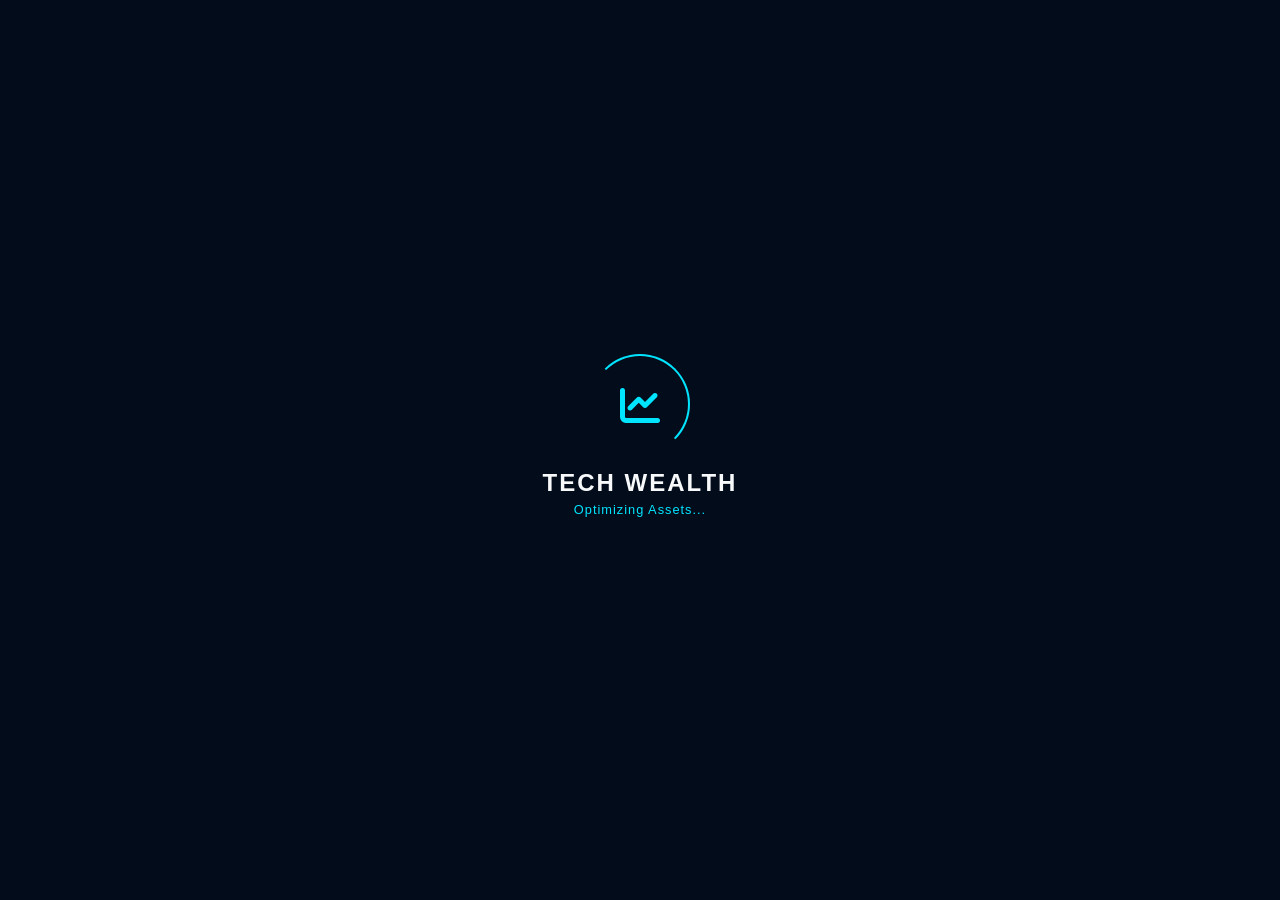
<file: login.html>
<!DOCTYPE html>
<html lang="en">

<head>
    <meta charset="UTF-8">
    <meta name="viewport" content="width=device-width, initial-scale=1.0">
    <meta property="og:title" content="Stackly Wealth - Login">
    <meta property="og:description"
        content="Securely access your Investment Performance and Wealth Portfolio Dashboards.">
    <meta name="description"
        content="Login to Stackly Wealth Management to monitor your investment performance and manage portfolios.">
    <link rel="icon" type="image/png" href="./asset/logo_Favicon.webp">
    <link rel="stylesheet" href="https://cdnjs.cloudflare.com/ajax/libs/font-awesome/6.5.1/css/all.min.css" />
    <title>Login - Stackly Wealth Management</title>

    <style>
        :root {
            --navy-dark: #051024;
            --navy-light: #0a192f;
            --navy-deep: #020c1b;
            --aqua: #00e5ff;
            --aqua-hover: #5cffff;
            --text-white: #f8f9fa;
            --text-gray: #a8b2d1;
            --border-color: rgba(0, 229, 255, 0.2);
            --aqua-glow: 0 0 10px rgba(0, 229, 255, 0.3), 0 0 20px rgba(0, 229, 255, 0.1);
        }

        * {
            margin: 0;
            padding: 0;
            box-sizing: border-box;
            font-family: 'Segoe UI', Tahoma, Geneva, Verdana, sans-serif;
        }

        body {

            background: linear-gradient(rgba(2, 12, 27, 0.75), rgba(2, 12, 27, 0.75)),
                url('./asset/q1.webp') center/cover no-repeat fixed;
            background-color: var(--navy-deep);

            min-height: 100vh;
            display: flex;
            justify-content: center;
            align-items: center;
            padding: 20px;
            position: relative;
            overflow-x: hidden;
        }

        .preloader-overlay {
            position: fixed;
            top: 0;
            left: 0;
            width: 100%;
            height: 100%;
            background-color: var(--navy-deep);
            z-index: 9999;
            display: flex;
            align-items: center;
            justify-content: center;
            transition:
                opacity 0.6s ease,
                visibility 0.6s ease;
        }

        .preloader-content {
            position: relative;
            display: flex;
            flex-direction: column;
            align-items: center;
        }

        .aqua-ring {
            position: absolute;
            top: -30px;
            width: 100px;
            height: 100px;
            border: 2px solid transparent;
            border-top-color: var(--aqua);
            border-right-color: var(--aqua);
            border-radius: 50%;
            animation: spin 1.2s linear infinite;
        }

        .preloader-icon {
            font-size: 2.5rem;
            color: var(--aqua);
            margin-bottom: 40px;
            animation: pulse 2s ease-in-out infinite;
        }

        .preloader-text {
            font-family: "Orbitron", sans-serif;
            font-size: 1.5rem;
            font-weight: 700;
            color: var(--text-white);
            letter-spacing: 2px;
            margin-bottom: 5px;
        }

        .preloader-subtext {
            font-size: 0.8rem;
            color: var(--aqua);
            letter-spacing: 1px;
        }

        @keyframes spin {
            0% {
                transform: rotate(0deg);
            }

            100% {
                transform: rotate(360deg);
            }
        }

        @keyframes pulse {

            0%,
            100% {
                transform: scale(1);
                opacity: 1;
            }

            50% {
                transform: scale(1.1);
                opacity: 0.7;
            }
        }


        .back-home-btn {
            position: fixed;
            top: 30px;
            left: 30px;
            display: inline-flex;
            align-items: center;
            gap: 8px;
            color: var(--aqua);
            text-decoration: none;
            font-weight: 600;
            font-size: 15px;
            padding: 10px 20px;
            border: 1px solid var(--border-color);
            border-radius: 8px;
            background: rgba(10, 25, 47, 0.5);
            backdrop-filter: blur(5px);
            transition: all 0.3s ease;
            z-index: 100;
            opacity: 0;
            transform: translateY(-20px);
            animation: fadeDown 0.8s ease-out forwards;
            animation-delay: 0.5s;
        }

        .back-home-btn:hover {
            background: var(--aqua);
            color: var(--navy-dark);
            box-shadow: var(--aqua-glow);
        }

        .back-home-btn svg {
            width: 18px;
            height: 18px;
        }

        @keyframes fadeDown {
            to {
                opacity: 1;
                transform: translateY(0);
            }
        }

        .login-container {
            position: relative;
            z-index: 1;
            display: flex;
            width: 100%;
            max-width: 450px;
            background: rgba(10, 25, 47, 0.85);
            backdrop-filter: blur(12px);
            border: 1px solid var(--border-color);
            border-radius: 20px;
            box-shadow: 0 15px 35px rgba(0, 0, 0, 0.6), inset 0 0 15px rgba(0, 229, 255, 0.05);
            flex-direction: column;
            padding: 40px;
            opacity: 0;
            transform: translateY(30px);
            animation: fadeUp 0.8s ease-out forwards;
        }

        @keyframes fadeUp {
            to {
                opacity: 1;
                transform: translateY(0);
            }
        }

        .logo {
            text-align: center;
            margin-bottom: 20px;
        }

        .logo img {
            width: 138px;
            max-width: 100%;
        }

        .header-text {
            text-align: center;
            margin-bottom: 25px;
        }

        h2 {
            color: var(--text-white);
            margin-bottom: 5px;
            font-size: 24px;
        }

        p {
            color: var(--text-gray);
            font-size: 14px;
        }

        .role-selector {
            display: grid;
            grid-template-columns: 1fr 1fr;
            gap: 15px;
            margin-bottom: 25px;
        }

        .role-card {
            border: 1px solid var(--navy-light);
            background: rgba(5, 16, 36, 0.5);
            border-radius: 12px;
            padding: 15px 10px;
            cursor: pointer;
            text-align: center;
            transition: 0.3s;
        }

        .role-card i {
            font-size: 30px;
            color: var(--text-gray);
            transition: 0.3s;
        }

        .role-card h3 {
            margin-top: 10px;
            color: var(--text-gray);
            font-size: 15px;
            transition: 0.3s;
        }

        .role-card.active {
            border-color: var(--aqua);
            background: rgba(0, 229, 255, 0.05);
            box-shadow: var(--aqua-glow);
        }

        .role-card.active i,
        .role-card.active h3 {
            color: var(--aqua);
        }

        .input-group {
            margin-bottom: 15px;
            position: relative;
        }

        label {
            display: block;
            margin-bottom: 5px;
            font-weight: 500;
            color: var(--text-white);
            font-size: 13px;
        }

        input {
            width: 100%;
            padding: 12px 15px;
            background: var(--navy-dark);
            border: 1px solid rgba(168, 178, 209, 0.3);
            border-radius: 8px;
            outline: none;
            font-size: 14px;
            transition: 0.3s;
            color: var(--text-white);
        }

        input:focus {
            border-color: var(--aqua);
            box-shadow: inset 0 0 5px rgba(0, 229, 255, 0.1), 0 0 8px rgba(0, 229, 255, 0.2);
        }

        input::placeholder {
            color: #4a5568;
        }

        .field-error {
            color: #ff4d4d;
            font-size: 12px;
            font-weight: 600;
            margin-top: 5px;
            display: none;
        }

        .pwd-wrapper {
            position: relative;
        }

        .eye-btn {
            position: absolute;
            right: 12px;
            top: 50%;
            transform: translateY(-50%);
            background: none;
            border: none;
            cursor: pointer;
            color: var(--text-gray);
            display: flex;
            align-items: center;
            transition: 0.3s;
        }

        .eye-btn:hover {
            color: var(--aqua);
        }

        .eye-btn svg {
            width: 18px;
            height: 18px;
        }

        .form-options {
            display: flex;
            justify-content: space-between;
            align-items: center;
            margin-bottom: 25px;
            margin-top: -5px;
            flex-wrap: wrap;
            gap: 10px;
        }

        .remember-me {
            display: flex;
            align-items: center;
            gap: 8px;
            color: var(--text-gray);
            cursor: pointer;
            font-size: 13px;
        }

        .remember-me input[type="checkbox"] {
            width: 15px;
            height: 15px;
            accent-color: var(--aqua);
        }

        .forgot-pwd {
            color: var(--aqua);
            font-size: 13px;
            text-decoration: none;
            transition: 0.3s;
        }

        .forgot-pwd:hover {
            text-shadow: 0 0 8px rgba(0, 229, 255, 0.5);
        }

        .btn-submit {
            width: 100%;
            padding: 14px;
            background: transparent;
            color: var(--aqua);
            border: 2px solid var(--aqua);
            border-radius: 8px;
            font-size: 16px;
            font-weight: bold;
            cursor: pointer;
            transition: 0.3s;
            text-transform: uppercase;
            letter-spacing: 1px;
        }

        .btn-submit:hover {
            background: var(--aqua);
            color: var(--navy-dark);
            box-shadow: var(--aqua-glow);
            transform: translateY(-2px);
        }

        .social-login {
            text-align: center;
            margin-top: 25px;
        }

        .social-login p {
            color: var(--text-gray);
            font-size: 13px;
            margin-bottom: 15px;
            position: relative;
        }

        .social-login p::before,
        .social-login p::after {
            content: "";
            position: absolute;
            top: 50%;
            width: 20%;
            height: 1px;
            background: rgba(168, 178, 209, 0.2);
        }

        .social-login p::before {
            left: 0;
        }

        .social-login p::after {
            right: 0;
        }

        .social-icons {
            display: flex;
            justify-content: center;
            gap: 15px;
        }

        .social-btn {
            width: 40px;
            height: 40px;
            border-radius: 50%;
            border: 1px solid var(--border-color);
            background: transparent;
            color: var(--text-gray);
            display: flex;
            justify-content: center;
            align-items: center;
            cursor: pointer;
            transition: 0.3s;
        }

        .social-btn:hover {
            border-color: var(--aqua);
            color: var(--aqua);
            box-shadow: var(--aqua-glow);
            transform: translateY(-3px);
        }

        .links {
            text-align: center;
            margin-top: 25px;
            font-size: 14px;
            color: var(--text-gray);
        }

        .links a {
            color: var(--aqua);
            text-decoration: none;
            transition: 0.3s;
        }

        .links a:hover {
            text-shadow: 0 0 8px rgba(0, 229, 255, 0.4);
        }


        @media(max-width: 600px) {
            body {
                padding: 15px;
            }

            .back-home-btn {
                position: absolute;
                top: 15px;
                left: 15px;
                padding: 8px 12px;
                font-size: 13px;
            }

            .login-container {
                padding: 30px 20px;
                margin-top: 60px;

                width: 100%;
            }

            .role-selector {
                gap: 10px;
            }

            h2 {
                font-size: 20px;
            }

            .social-login p::before,
            .social-login p::after {
                width: 15%;
            }
        }
    </style>
</head>

<body>

    <div class="preloader-overlay" id="preloader">
        <div class="preloader-content">
            <div class="aqua-ring"></div>
            <div class="preloader-icon">
                <i class="fa-solid fa-chart-line"></i>
            </div>
            <div class="preloader-text">TECH WEALTH</div>
            <div class="preloader-subtext">Optimizing Assets...</div>
        </div>
    </div>

    <a href="index.html" class="back-home-btn">
        <svg viewBox="0 0 24 24" fill="none" stroke="currentColor" stroke-width="2" stroke-linecap="round"
            stroke-linejoin="round">
            <line x1="19" y1="12" x2="5" y2="12"></line>
            <polyline points="12 19 5 12 12 5"></polyline>
        </svg>
        Back to home
    </a>


    <div class="login-container">
        <div class="logo">
            <a href="index.html"><img src="./asset/aqualogo.webp" alt="Stackly Wealth Logo"></a>
        </div>

        <div class="header-text">
            <h2>Secure Portal Access</h2>
            <p>Enter your credentials to manage your wealth</p>
        </div>

        <div class="role-selector">
            <div class="role-card active" id="role-investor">
                <i class="fa-solid fa-chart-line"></i>
                <h3>Investor</h3>
            </div>

            <div class="role-card" id="role-advisor">
                <i class="fa-solid fa-user-tie"></i>
                <h3>Advisor</h3>
            </div>
        </div>

        <form id="loginForm">
            <div class="input-group" id="emailGroup">
                <label>Email Address</label>
                <input type="email" id="email" placeholder="client@stacklywealth.com">
                <div class="field-error" id="emailError">Email is required</div>
            </div>

            <div class="input-group" id="pwdGroup">
                <label>Password</label>
                <div class="pwd-wrapper">
                    <input type="password" id="password" placeholder="••••••••">
                    <button type="button" class="eye-btn" id="toggleEye">
                        <svg id="eyeIcon" xmlns="http://www.w3.org/2000/svg" viewBox="0 0 24 24" fill="none"
                            stroke="currentColor" stroke-width="2" stroke-linecap="round" stroke-linejoin="round">
                            <path
                                d="M17.94 17.94A10.07 10.07 0 0 1 12 20c-7 0-11-8-11-8a18.45 18.45 0 0 1 5.06-5.94M9.9 4.24A9.12 9.12 0 0 1 12 4c7 0 11 8 11 8a18.5 18.5 0 0 1-2.16 3.19m-6.72-1.07a3 3 0 1 1-4.24-4.24M1 1l22 22">
                            </path>
                        </svg>
                    </button>
                </div>
                <div class="field-error" id="pwdError">Password is required</div>
            </div>

            <div class="form-options">
                <label class="remember-me"><input type="checkbox"> Remember me</label>
                <a href="404page.html" class="forgot-pwd">Forgot Password?</a>
            </div>

            <button type="submit" class="btn-submit" id="submitBtn">Login as Investor</button>
        </form>

        <div class="social-login">
            <p>Or access via secure portal</p>
            <div class="social-icons">
                <button class="social-btn" onclick="window.location.href='404page.html'"><i
                        class="fab fa-google"></i></button>
                <button class="social-btn" onclick="window.location.href='404page.html'"><i
                        class="fab fa-apple"></i></button>
                <button class="social-btn" onclick="window.location.href='404page.html'"><i
                        class="fab fa-linkedin-in"></i></button>
            </div>
        </div>

        <div class="links">
            <p>Want to start investing? <a href="register.html">Open an Account</a></p>
        </div>
    </div>

    <script>

        document.addEventListener("DOMContentLoaded", () => {


            const preloader = document.getElementById("preloader");
            const mainContent = document.getElementById("mainContent");


            window.addEventListener("load", () => {
                setTimeout(() => {
                    preloader.style.opacity = "0";
                    preloader.style.visibility = "hidden";

                    mainContent.classList.remove("app-hidden");
                    mainContent.classList.add("app-visible");
                }, 1500);
            });

        });
        let currentRole = 'investor';
        const investorCard = document.getElementById('role-investor');
        const advisorCard = document.getElementById('role-advisor');
        const submitBtn = document.getElementById('submitBtn');

        investorCard.addEventListener('click', () => {
            currentRole = 'investor';
            investorCard.classList.add('active');
            advisorCard.classList.remove('active');
            submitBtn.innerText = 'Login as Investor';
        });

        advisorCard.addEventListener('click', () => {
            currentRole = 'advisor';
            advisorCard.classList.add('active');
            investorCard.classList.remove('active');
            submitBtn.innerText = 'Login as Advisor';
        });

        const toggleEye = document.getElementById('toggleEye');
        const pwdInput = document.getElementById('password');
        const eyeIcon = document.getElementById('eyeIcon');

        const eyeOpenSVG = `<path d="M1 12s4-8 11-8 11 8 11 8-4 8-11 8-11-8-11-8z"></path><circle cx="12" cy="12" r="3"></circle>`;
        const eyeClosedSVG = `<path d="M17.94 17.94A10.07 10.07 0 0 1 12 20c-7 0-11-8-11-8a18.45 18.45 0 0 1 5.06-5.94M9.9 4.24A9.12 9.12 0 0 1 12 4c7 0 11 8 11 8a18.5 18.5 0 0 1-2.16 3.19m-6.72-1.07a3 3 0 1 1-4.24-4.24M1 1l22 22"></path>`;

        toggleEye.addEventListener('click', () => {
            if (pwdInput.type === 'password') {
                pwdInput.type = 'text';
                eyeIcon.innerHTML = eyeOpenSVG;
            } else {
                pwdInput.type = 'password';
                eyeIcon.innerHTML = eyeClosedSVG;
            }
        });

        document.getElementById('loginForm').addEventListener('submit', (e) => {
            e.preventDefault();

            const emailInput = document.getElementById('email');
            const emailError = document.getElementById('emailError');
            const pwdError = document.getElementById('pwdError');

            let isValid = true;

            if (emailInput.value.trim() === '') {
                emailError.style.display = 'block';
                isValid = false;
            } else {
                emailError.style.display = 'none';
            }

            if (pwdInput.value.trim() === '') {
                pwdError.innerText = 'Password is required';
                pwdError.style.display = 'block';
                isValid = false;
            } else if (pwdInput.value.trim().length < 6) {
                pwdError.innerText = 'Minimum 6 characters needed for security';
                pwdError.style.display = 'block';
                isValid = false;
            } else {
                pwdError.style.display = 'none';
            }

            if (isValid) {


                localStorage.setItem('userEmail', emailInput.value.trim());

                submitBtn.innerText = 'Authenticating...';
                submitBtn.style.opacity = '0.7';
                submitBtn.disabled = true;

                setTimeout(() => {
                    if (currentRole === 'investor') {
                        window.location.href = 'dashboard1.html';
                    } else if (currentRole === 'advisor') {
                        window.location.href = 'dashboard2.html';
                    }
                }, 1000);
            }
        });
    </script>
</body>

</html>
</file>
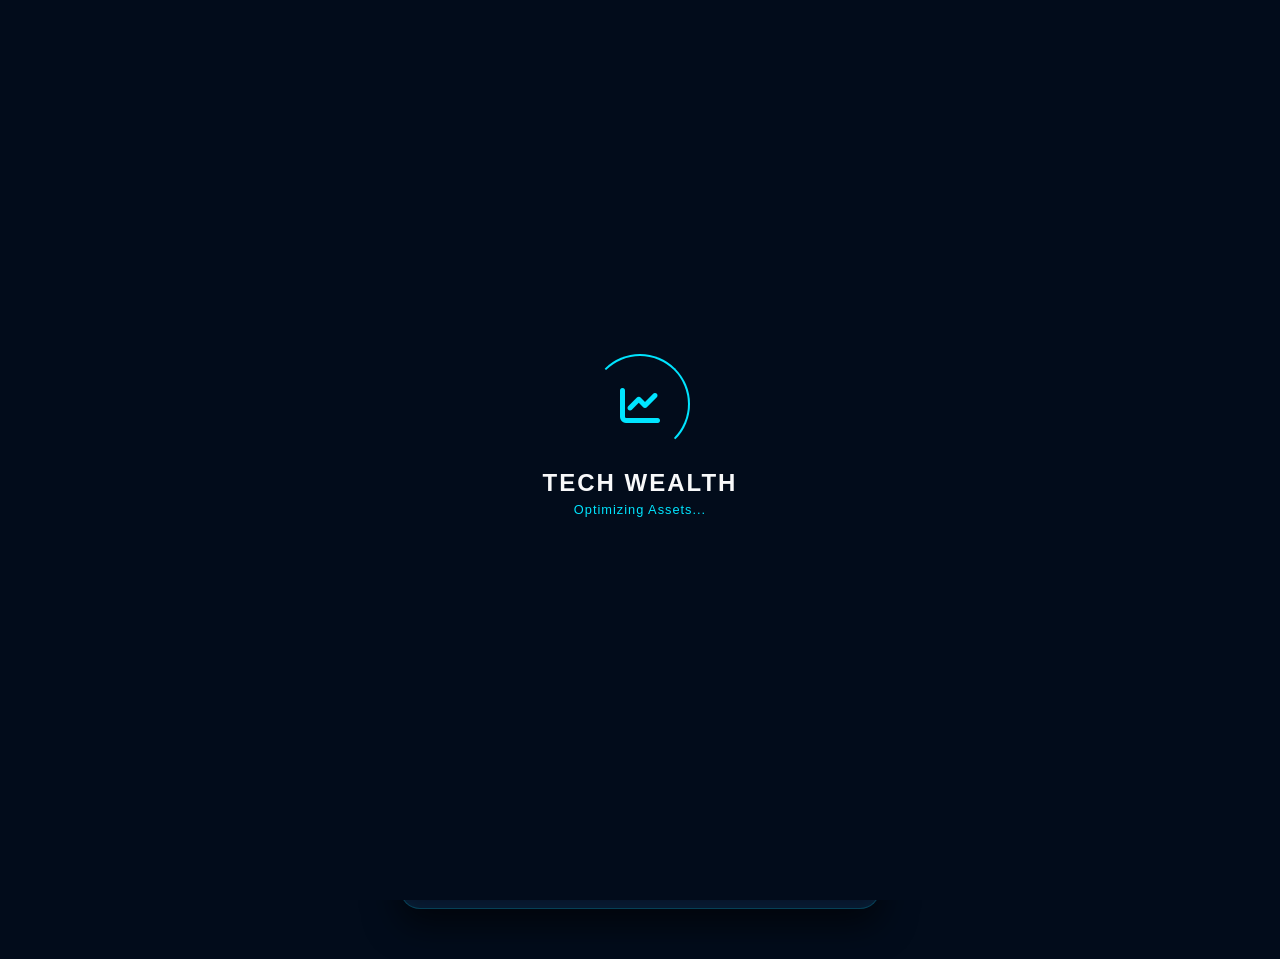
<file: register.html>
<!DOCTYPE html>
<html lang="en">

<head>
    <meta charset="UTF-8">
    <meta name="viewport" content="width=device-width, initial-scale=1.0">
    <meta property="og:title" content="Create Account - Stackly Wealth">
    <meta property="og:description"
        content="Join our premium wealth management platform and secure your financial future today.">
    <link rel="icon" type="image/png" href="./asset/logo_Favicon.webp">
    <link rel="stylesheet" href="https://cdnjs.cloudflare.com/ajax/libs/font-awesome/6.5.1/css/all.min.css" />
    <title>Create Account - Stackly Wealth Management</title>

    <style>
        :root {
            --navy-dark: #051024;
            --navy-light: #0a192f;
            --navy-deep: #020c1b;
            --aqua: #00e5ff;
            --aqua-hover: #5cffff;
            --text-white: #f8f9fa;
            --text-gray: #a8b2d1;
            --border-color: rgba(0, 229, 255, 0.2);
            --aqua-glow: 0 0 10px rgba(0, 229, 255, 0.3), 0 0 20px rgba(0, 229, 255, 0.1);
        }

        * {
            margin: 0;
            padding: 0;
            box-sizing: border-box;
            font-family: 'Segoe UI', Tahoma, Geneva, Verdana, sans-serif;
        }

        body {

            background: linear-gradient(rgba(2, 12, 27, 0.75), rgba(2, 12, 27, 0.85)),
                url('./asset/q1.webp') center/cover no-repeat fixed;
            background-color: var(--navy-deep);
            display: flex;
            justify-content: center;
            align-items: center;
            padding: 20px;
            position: relative;
            overflow-x: hidden;
            min-height: 100vh;
        }

        .preloader-overlay {
            position: fixed;
            top: 0;
            left: 0;
            width: 100%;
            height: 100%;
            background-color: var(--navy-deep);
            z-index: 9999;
            display: flex;
            align-items: center;
            justify-content: center;
            transition:
                opacity 0.6s ease,
                visibility 0.6s ease;
        }

        .preloader-content {
            position: relative;
            display: flex;
            flex-direction: column;
            align-items: center;
        }

        .aqua-ring {
            position: absolute;
            top: -30px;
            width: 100px;
            height: 100px;
            border: 2px solid transparent;
            border-top-color: var(--aqua);
            border-right-color: var(--aqua);
            border-radius: 50%;
            animation: spin 1.2s linear infinite;
        }

        .preloader-icon {
            font-size: 2.5rem;
            color: var(--aqua);
            margin-bottom: 40px;
            animation: pulse 2s ease-in-out infinite;
        }

        .preloader-text {
            font-family: "Orbitron", sans-serif;
            font-size: 1.5rem;
            font-weight: 700;
            color: var(--text-white);
            letter-spacing: 2px;
            margin-bottom: 5px;
        }

        .preloader-subtext {
            font-size: 0.8rem;
            color: var(--aqua);
            letter-spacing: 1px;
        }

        @keyframes spin {
            0% {
                transform: rotate(0deg);
            }

            100% {
                transform: rotate(360deg);
            }
        }

        @keyframes pulse {

            0%,
            100% {
                transform: scale(1);
                opacity: 1;
            }

            50% {
                transform: scale(1.1);
                opacity: 0.7;
            }
        }


        .back-home-btn {
            position: fixed;
            top: 30px;
            left: 30px;
            display: inline-flex;
            align-items: center;
            gap: 10px;
            color: var(--aqua);
            text-decoration: none;
            font-weight: 700;
            font-size: 16px;
            padding: 10px 20px;
            border: 1px solid var(--border-color);
            border-radius: 8px;
            background: rgba(10, 25, 47, 0.5);
            backdrop-filter: blur(5px);
            transition: all 0.3s ease;
            z-index: 100;
            opacity: 0;
            transform: translateY(-20px);
            animation: fadeDown 0.8s ease-out forwards;
            animation-delay: 0.5s;
        }

        .back-home-btn:hover {
            background: var(--aqua);
            color: var(--navy-dark);
            box-shadow: var(--aqua-glow);
        }

        .back-home-btn svg {
            width: 20px;
            height: 20px;
            stroke-width: 3;
        }

        @keyframes fadeDown {
            to {
                opacity: 1;
                transform: translateY(0);
            }
        }

        .register-container {
            position: relative;
            z-index: 1;
            display: flex;
            width: 100%;
            max-width: 480px;
            background: rgba(10, 25, 47, 0.85);
            backdrop-filter: blur(12px);
            border: 1px solid var(--border-color);
            border-radius: 20px;
            box-shadow: 0 15px 35px rgba(0, 0, 0, 0.6), inset 0 0 15px rgba(0, 229, 255, 0.05);
            flex-direction: column;
            padding: 40px;
            margin-top: 50px;
            margin-bottom: 30px;
            opacity: 0;
            transform: translateY(30px);
            animation: fadeUp 0.8s ease-out forwards;
        }

        @keyframes fadeUp {
            to {
                opacity: 1;
                transform: translateY(0);
            }
        }

        .logo {
            text-align: center;
            margin-bottom: 20px;
        }

        .logo img {
            width: 138px;
            max-width: 100%;
        }

        .header-text {
            text-align: center;
            margin-bottom: 25px;
        }

        h2 {
            color: var(--text-white);
            margin-bottom: 5px;
            font-size: 24px;
        }

        p {
            color: var(--text-gray);
            font-size: 14px;
        }

        .role-selector {
            display: grid;
            grid-template-columns: 1fr 1fr;
            gap: 15px;
            margin-bottom: 25px;
        }

        .role-card {
            border: 1px solid var(--navy-light);
            background: rgba(5, 16, 36, 0.5);
            border-radius: 12px;
            padding: 15px 10px;
            cursor: pointer;
            text-align: center;
            transition: 0.3s;
        }

        .role-card i {
            font-size: 28px;
            color: var(--text-gray);
            transition: 0.3s;
        }

        .role-card h3 {
            margin-top: 10px;
            color: var(--text-gray);
            font-size: 15px;
            transition: 0.3s;
        }

        .role-card.active {
            border-color: var(--aqua);
            background: rgba(0, 229, 255, 0.05);
            box-shadow: var(--aqua-glow);
        }

        .role-card.active i,
        .role-card.active h3 {
            color: var(--aqua);
        }

        .input-group {
            margin-bottom: 15px;
            position: relative;
        }

        label {
            display: block;
            margin-bottom: 5px;
            font-weight: 500;
            color: var(--text-white);
            font-size: 13px;
        }

        input {
            width: 100%;
            padding: 12px 15px;
            background: var(--navy-dark);
            border: 1px solid rgba(168, 178, 209, 0.3);
            border-radius: 8px;
            outline: none;
            font-size: 14px;
            transition: 0.3s;
            color: var(--text-white);
        }

        input:focus {
            border-color: var(--aqua);
            box-shadow: inset 0 0 5px rgba(0, 229, 255, 0.1), 0 0 8px rgba(0, 229, 255, 0.2);
        }

        input::placeholder {
            color: #4a5568;
        }

        .field-error {
            color: #ff4d4d;
            font-size: 12px;
            font-weight: 600;
            margin-top: 5px;
            display: none;
        }

        .input-error input {
            border-color: #ff4d4d;
        }

        .pwd-wrapper {
            position: relative;
        }

        .eye-btn {
            position: absolute;
            right: 12px;
            top: 50%;
            transform: translateY(-50%);
            background: none;
            border: none;
            cursor: pointer;
            color: var(--text-gray);
            display: flex;
            align-items: center;
            transition: 0.3s;
        }

        .eye-btn:hover {
            color: var(--aqua);
        }

        .eye-btn svg {
            width: 18px;
            height: 18px;
        }

        .btn-submit {
            width: 100%;
            padding: 14px;
            background: transparent;
            color: var(--aqua);
            border: 2px solid var(--aqua);
            border-radius: 8px;
            font-size: 16px;
            font-weight: bold;
            cursor: pointer;
            transition: 0.3s;
            text-transform: uppercase;
            letter-spacing: 1px;
            margin-top: 15px;
        }

        .btn-submit:hover {
            background: var(--aqua);
            color: var(--navy-dark);
            box-shadow: var(--aqua-glow);
            transform: translateY(-2px);
        }

        .btn-submit:active {
            transform: scale(0.95);
        }

        .social-login {
            text-align: center;
            margin-top: 25px;
        }

        .social-login p {
            color: var(--text-gray);
            font-size: 13px;
            margin-bottom: 15px;
            position: relative;
        }

        .social-login p::before,
        .social-login p::after {
            content: "";
            position: absolute;
            top: 50%;
            width: 25%;
            height: 1px;
            background: rgba(168, 178, 209, 0.2);
        }

        .social-login p::before {
            left: 0;
        }

        .social-login p::after {
            right: 0;
        }

        .social-icons {
            display: flex;
            justify-content: center;
            gap: 15px;
        }

        .social-btn {
            width: 40px;
            height: 40px;
            border-radius: 50%;
            border: 1px solid var(--border-color);
            background: transparent;
            color: var(--text-gray);
            display: flex;
            justify-content: center;
            align-items: center;
            cursor: pointer;
            transition: 0.3s;
        }

        .social-btn:hover {
            border-color: var(--aqua);
            color: var(--aqua);
            box-shadow: var(--aqua-glow);
            transform: translateY(-3px);
        }

        .links {
            text-align: center;
            margin-top: 25px;
            font-size: 14px;
            color: var(--text-gray);
        }

        .links a {
            color: var(--aqua);
            text-decoration: none;
            transition: 0.3s;
            font-weight: bold;
        }

        .links a:hover {
            text-shadow: var(--aqua-glow);
        }


        @media(max-width: 600px) {
            body {
                padding: 15px;
            }

            .back-home-btn {
                position: absolute;
                top: 15px;
                left: 15px;
                padding: 8px 12px;
                font-size: 13px;
                gap: 6px;
            }

            .back-home-btn svg {
                width: 16px;
                height: 16px;
            }

            .register-container {
                padding: 30px 20px;
                margin-top: 70px;

                margin-bottom: 20px;
            }

            h2 {
                font-size: 20px;
            }

            .social-login p::before,
            .social-login p::after {
                width: 20%;
            }
        }
    </style>
</head>

<body>

    <div class="preloader-overlay" id="preloader">
        <div class="preloader-content">
            <div class="aqua-ring"></div>
            <div class="preloader-icon">
                <i class="fa-solid fa-chart-line"></i>
            </div>
            <div class="preloader-text">TECH WEALTH</div>
            <div class="preloader-subtext">Optimizing Assets...</div>
        </div>
    </div>

    <a href="index.html" class="back-home-btn">
        <svg viewBox="0 0 24 24" fill="none" stroke="currentColor" stroke-linecap="round" stroke-linejoin="round">
            <line x1="19" y1="12" x2="5" y2="12"></line>
            <polyline points="12 19 5 12 12 5"></polyline>
        </svg>
        Back to home
    </a>


    <div class="register-container">
        <div class="logo">
            <a href="index.html"><img src="./asset/aqualogo.webp" alt="Stackly Wealth Logo"></a>
        </div>

        <div class="header-text">
            <h2>Create Account</h2>
            <p>Join our premium wealth management platform</p>
        </div>

        <div class="role-selector">
            <div class="role-card active" id="reg-investor">
                <i class="fa-solid fa-chart-line"></i>
                <h3>Investor</h3>
            </div>
            <div class="role-card" id="reg-advisor">
                <i class="fa-solid fa-user-tie"></i>
                <h3>Advisor</h3>
            </div>
        </div>

        <form id="registerForm">
            <div class="input-group" id="nameGroup">
                <label>Full Name</label>
                <input type="text" id="fullname" placeholder="Enter your full name">
                <div class="field-error" id="nameError">Full Name is required</div>
            </div>

            <div class="input-group" id="emailGroup">
                <label>Email Address</label>
                <input type="email" id="regEmail" placeholder="client@stacklywealth.com">
                <div class="field-error" id="emailError">Email is required</div>
            </div>

            <div class="input-group" id="pwdGroup">
                <label>Password</label>
                <div class="pwd-wrapper">
                    <input type="password" id="regPwd" placeholder="Create password (min 6 chars)">
                    <button type="button" class="eye-btn" id="toggleEye1">
                        <svg class="eyeIcon1" xmlns="http://www.w3.org/2000/svg" viewBox="0 0 24 24" fill="none"
                            stroke="currentColor" stroke-width="2" stroke-linecap="round" stroke-linejoin="round">
                            <path
                                d="M17.94 17.94A10.07 10.07 0 0 1 12 20c-7 0-11-8-11-8a18.45 18.45 0 0 1 5.06-5.94M9.9 4.24A9.12 9.12 0 0 1 12 4c7 0 11 8 11 8a18.5 18.5 0 0 1-2.16 3.19m-6.72-1.07a3 3 0 1 1-4.24-4.24M1 1l22 22">
                            </path>
                        </svg>
                    </button>
                </div>
                <div class="field-error" id="pwdError">Password is required</div>
            </div>

            <div class="input-group" id="cpwdGroup">
                <label>Confirm Password</label>
                <div class="pwd-wrapper">
                    <input type="password" id="confirmPwd" placeholder="Confirm password">
                    <button type="button" class="eye-btn" id="toggleEye2">
                        <svg class="eyeIcon2" xmlns="http://www.w3.org/2000/svg" viewBox="0 0 24 24" fill="none"
                            stroke="currentColor" stroke-width="2" stroke-linecap="round" stroke-linejoin="round">
                            <path
                                d="M17.94 17.94A10.07 10.07 0 0 1 12 20c-7 0-11-8-11-8a18.45 18.45 0 0 1 5.06-5.94M9.9 4.24A9.12 9.12 0 0 1 12 4c7 0 11 8 11 8a18.5 18.5 0 0 1-2.16 3.19m-6.72-1.07a3 3 0 1 1-4.24-4.24M1 1l22 22">
                            </path>
                        </svg>
                    </button>
                </div>
                <div class="field-error" id="cpwdError">Please confirm your password</div>
            </div>

            <button type="submit" class="btn-submit" id="submitBtn">Create Investor Account</button>
        </form>

        <div class="social-login">
            <p>Or sign up with</p>
            <div class="social-icons">
                <button class="social-btn" onclick="window.location.href='404page.html'"><i
                        class="fa-brands fa-google"></i></button>
                <button class="social-btn" onclick="window.location.href='404page.html'"><i
                        class="fa-brands fa-apple"></i></button>
                <button class="social-btn" onclick="window.location.href='404page.html'"><i
                        class="fa-brands fa-linkedin-in"></i></button>
            </div>
        </div>

        <div class="links">
            <p>Already have an account? <a href="login.html">Login here</a></p>
        </div>
    </div>

    <script>


        document.addEventListener("DOMContentLoaded", () => {


            const preloader = document.getElementById("preloader");
            const mainContent = document.getElementById("mainContent");


            window.addEventListener("load", () => {
                setTimeout(() => {
                    preloader.style.opacity = "0";
                    preloader.style.visibility = "hidden";

                    mainContent.classList.remove("app-hidden");
                    mainContent.classList.add("app-visible");
                }, 1500);
            });

        });
        let currentRole = 'investor';
        const investorCard = document.getElementById('reg-investor');
        const advisorCard = document.getElementById('reg-advisor');
        const submitBtn = document.getElementById('submitBtn');


        investorCard.addEventListener('click', () => {
            currentRole = 'investor';
            investorCard.classList.add('active');
            advisorCard.classList.remove('active');
            submitBtn.innerText = 'Create Investor Account';
        });

        advisorCard.addEventListener('click', () => {
            currentRole = 'advisor';
            advisorCard.classList.add('active');
            investorCard.classList.remove('active');
            submitBtn.innerText = 'Create Advisor Account';
        });


        const eyeOpenSVG = `<path d="M1 12s4-8 11-8 11 8 11 8-4 8-11 8-11-8-11-8z"></path><circle cx="12" cy="12" r="3"></circle>`;
        const eyeClosedSVG = `<path d="M17.94 17.94A10.07 10.07 0 0 1 12 20c-7 0-11-8-11-8a18.45 18.45 0 0 1 5.06-5.94M9.9 4.24A9.12 9.12 0 0 1 12 4c7 0 11 8 11 8a18.5 18.5 0 0 1-2.16 3.19m-6.72-1.07a3 3 0 1 1-4.24-4.24M1 1l22 22"></path>`;

        const setupPasswordToggle = (toggleBtnId, inputId, iconClass) => {
            document.getElementById(toggleBtnId).addEventListener('click', () => {
                const input = document.getElementById(inputId);
                const icon = document.querySelector(`.${iconClass}`);
                if (input.type === 'password') {
                    input.type = 'text';
                    icon.innerHTML = eyeOpenSVG;
                } else {
                    input.type = 'password';
                    icon.innerHTML = eyeClosedSVG;
                }
            });
        };

        setupPasswordToggle('toggleEye1', 'regPwd', 'eyeIcon1');
        setupPasswordToggle('toggleEye2', 'confirmPwd', 'eyeIcon2');


        document.getElementById('registerForm').addEventListener('submit', (e) => {
            e.preventDefault();

            const nameInput = document.getElementById('fullname');
            const emailInput = document.getElementById('regEmail');
            const pwdInput = document.getElementById('regPwd');
            const cpwdInput = document.getElementById('confirmPwd');

            const nameGroup = document.getElementById('nameGroup');
            const emailGroup = document.getElementById('emailGroup');
            const pwdGroup = document.getElementById('pwdGroup');
            const cpwdGroup = document.getElementById('cpwdGroup');

            const nameError = document.getElementById('nameError');
            const emailError = document.getElementById('emailError');
            const pwdError = document.getElementById('pwdError');
            const cpwdError = document.getElementById('cpwdError');

            let isValid = true;
            const nameRegex = /^[A-Za-z\s]+$/;


            if (nameInput.value.trim() === '') {
                nameGroup.classList.add('input-error');
                nameError.innerText = 'Full Name is required';
                nameError.style.display = 'block';
                isValid = false;
            } else if (nameInput.value.trim().length < 3) {
                nameGroup.classList.add('input-error');
                nameError.innerText = 'Must be at least 3 characters long';
                nameError.style.display = 'block';
                isValid = false;
            } else if (!nameRegex.test(nameInput.value.trim())) {
                nameGroup.classList.add('input-error');
                nameError.innerText = 'Only alphabets and spaces allowed';
                nameError.style.display = 'block';
                isValid = false;
            }


            if (emailInput.value.trim() === '') {
                emailGroup.classList.add('input-error');
                emailError.innerText = 'Email is required';
                emailError.style.display = 'block';
                isValid = false;
            }


            if (pwdInput.value === '') {
                pwdGroup.classList.add('input-error');
                pwdError.innerText = 'Password is required';
                pwdError.style.display = 'block';
                isValid = false;
            } else if (pwdInput.value.length < 6) {
                pwdGroup.classList.add('input-error');
                pwdError.innerText = 'Password must be at least 6 characters';
                pwdError.style.display = 'block';
                isValid = false;
            }


            if (cpwdInput.value === '') {
                cpwdGroup.classList.add('input-error');
                cpwdError.innerText = 'Please confirm your password';
                cpwdError.style.display = 'block';
                isValid = false;
            } else if (pwdInput.value !== cpwdInput.value) {
                cpwdGroup.classList.add('input-error');
                cpwdError.innerText = 'Passwords do not match';
                cpwdError.style.display = 'block';
                isValid = false;
            }


            if (isValid) {
                submitBtn.innerText = 'Creating Account...';
                submitBtn.disabled = true;
                setTimeout(() => {
                    window.location.href = 'login.html';
                }, 1000);
            }
        });


        const clearError = (inputId, groupId, errorId) => {
            document.getElementById(inputId).addEventListener('input', function () {
                document.getElementById(groupId).classList.remove('input-error');
                document.getElementById(errorId).style.display = 'none';
            });
        }

        clearError('fullname', 'nameGroup', 'nameError');
        clearError('regEmail', 'emailGroup', 'emailError');
        clearError('regPwd', 'pwdGroup', 'pwdError');
        clearError('confirmPwd', 'cpwdGroup', 'cpwdError');

    </script>
</body>

</html>
</file>
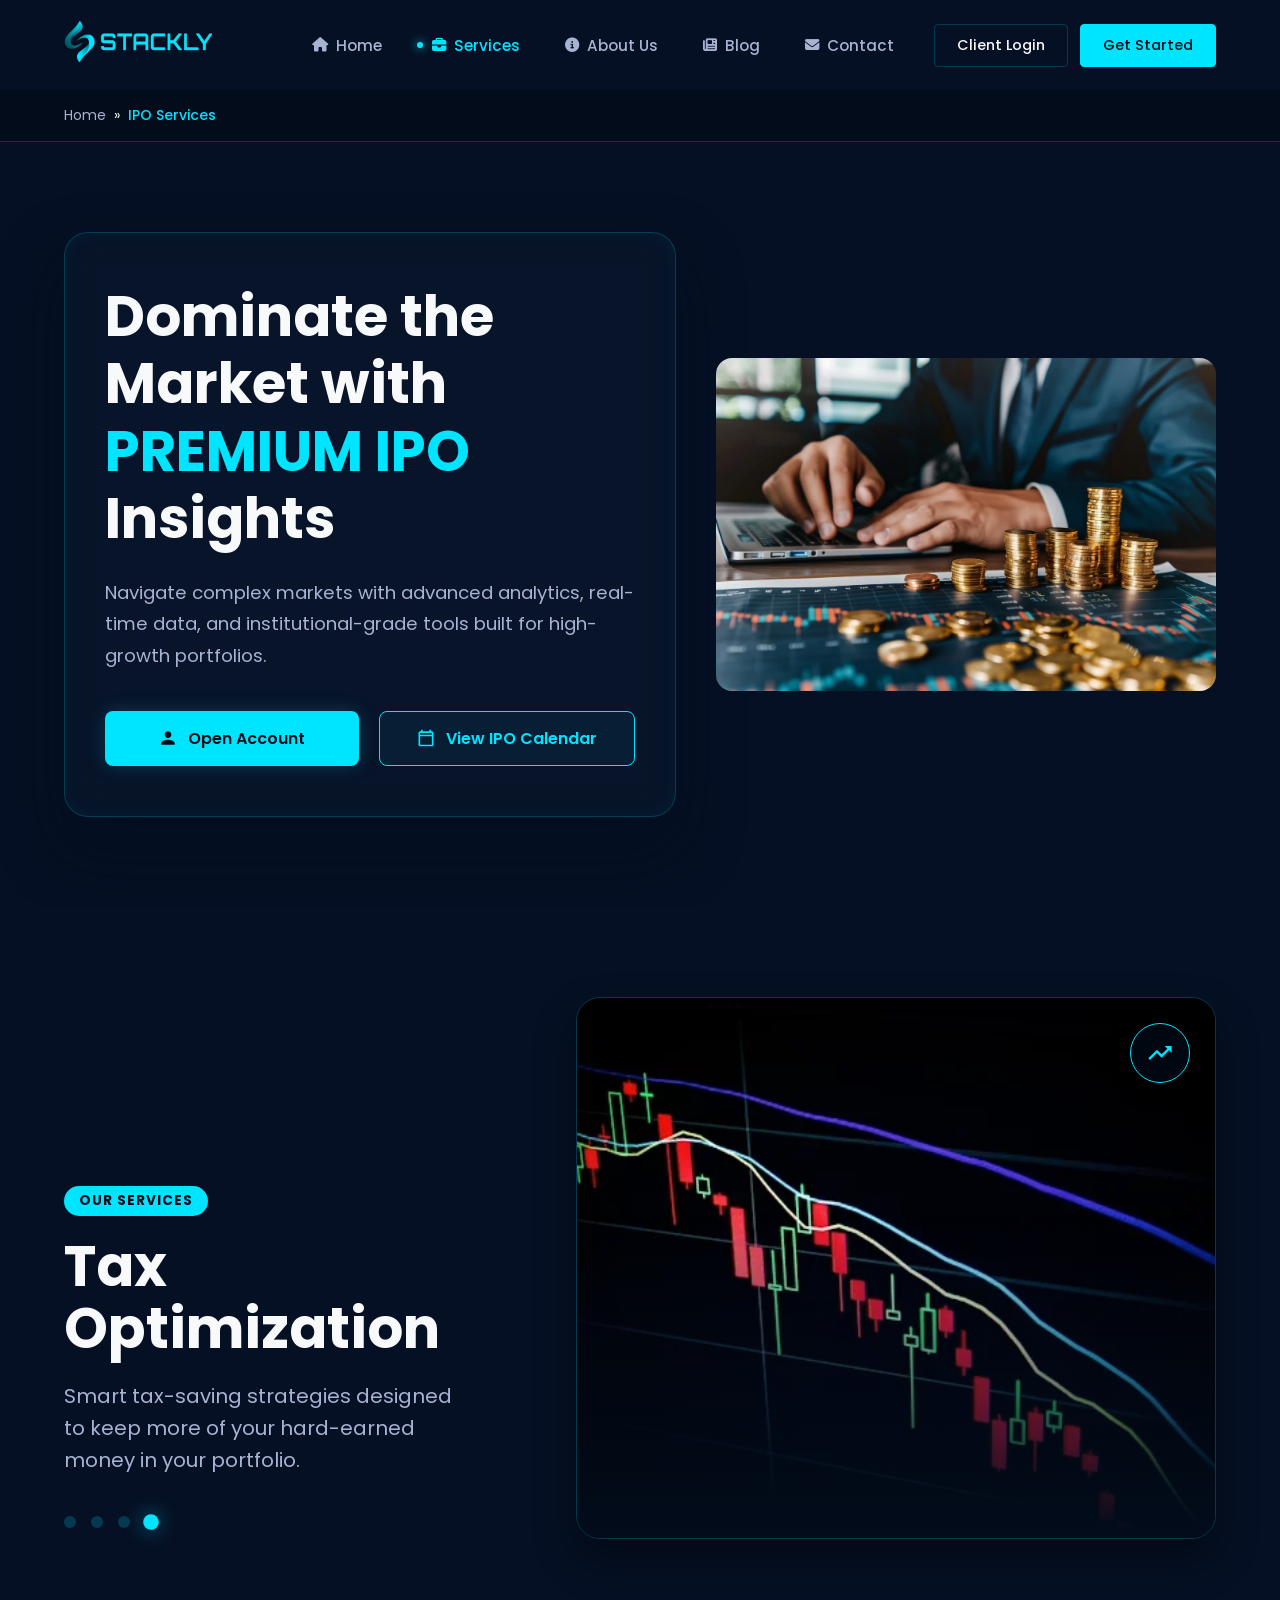
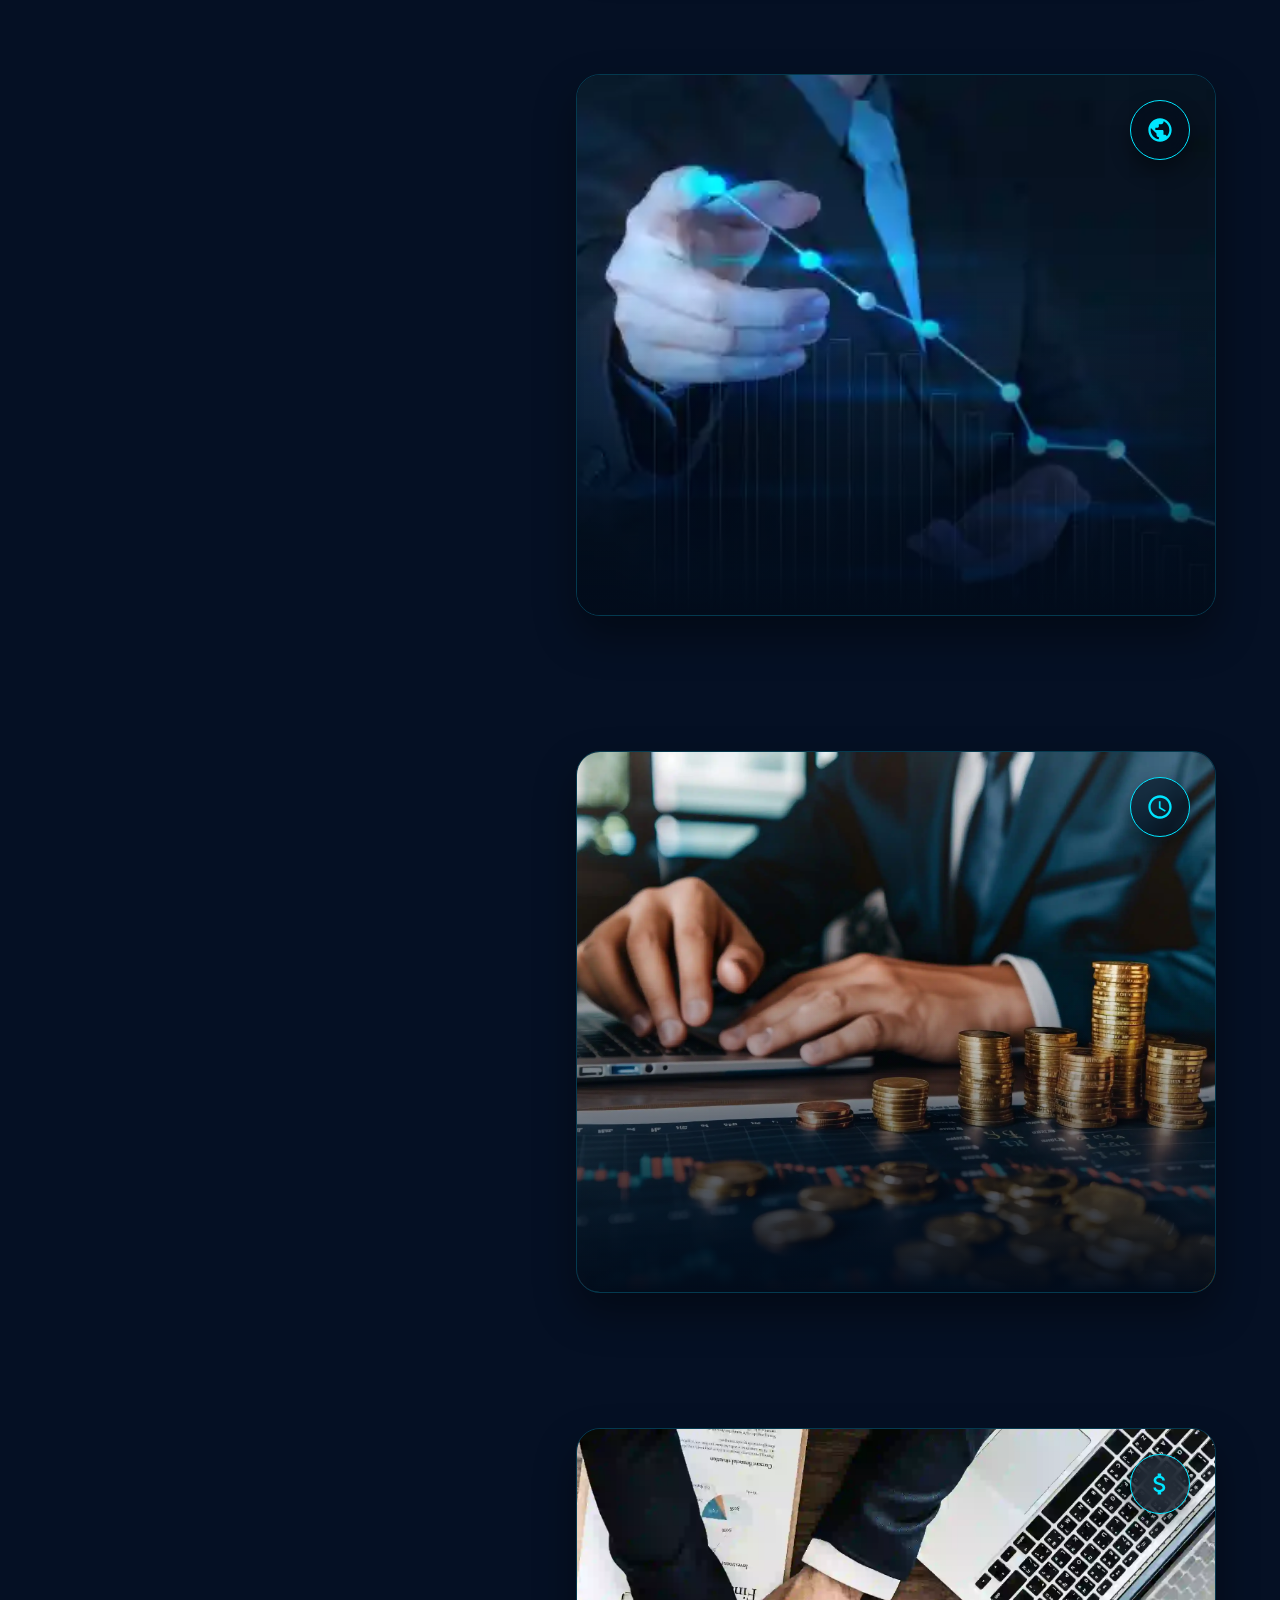
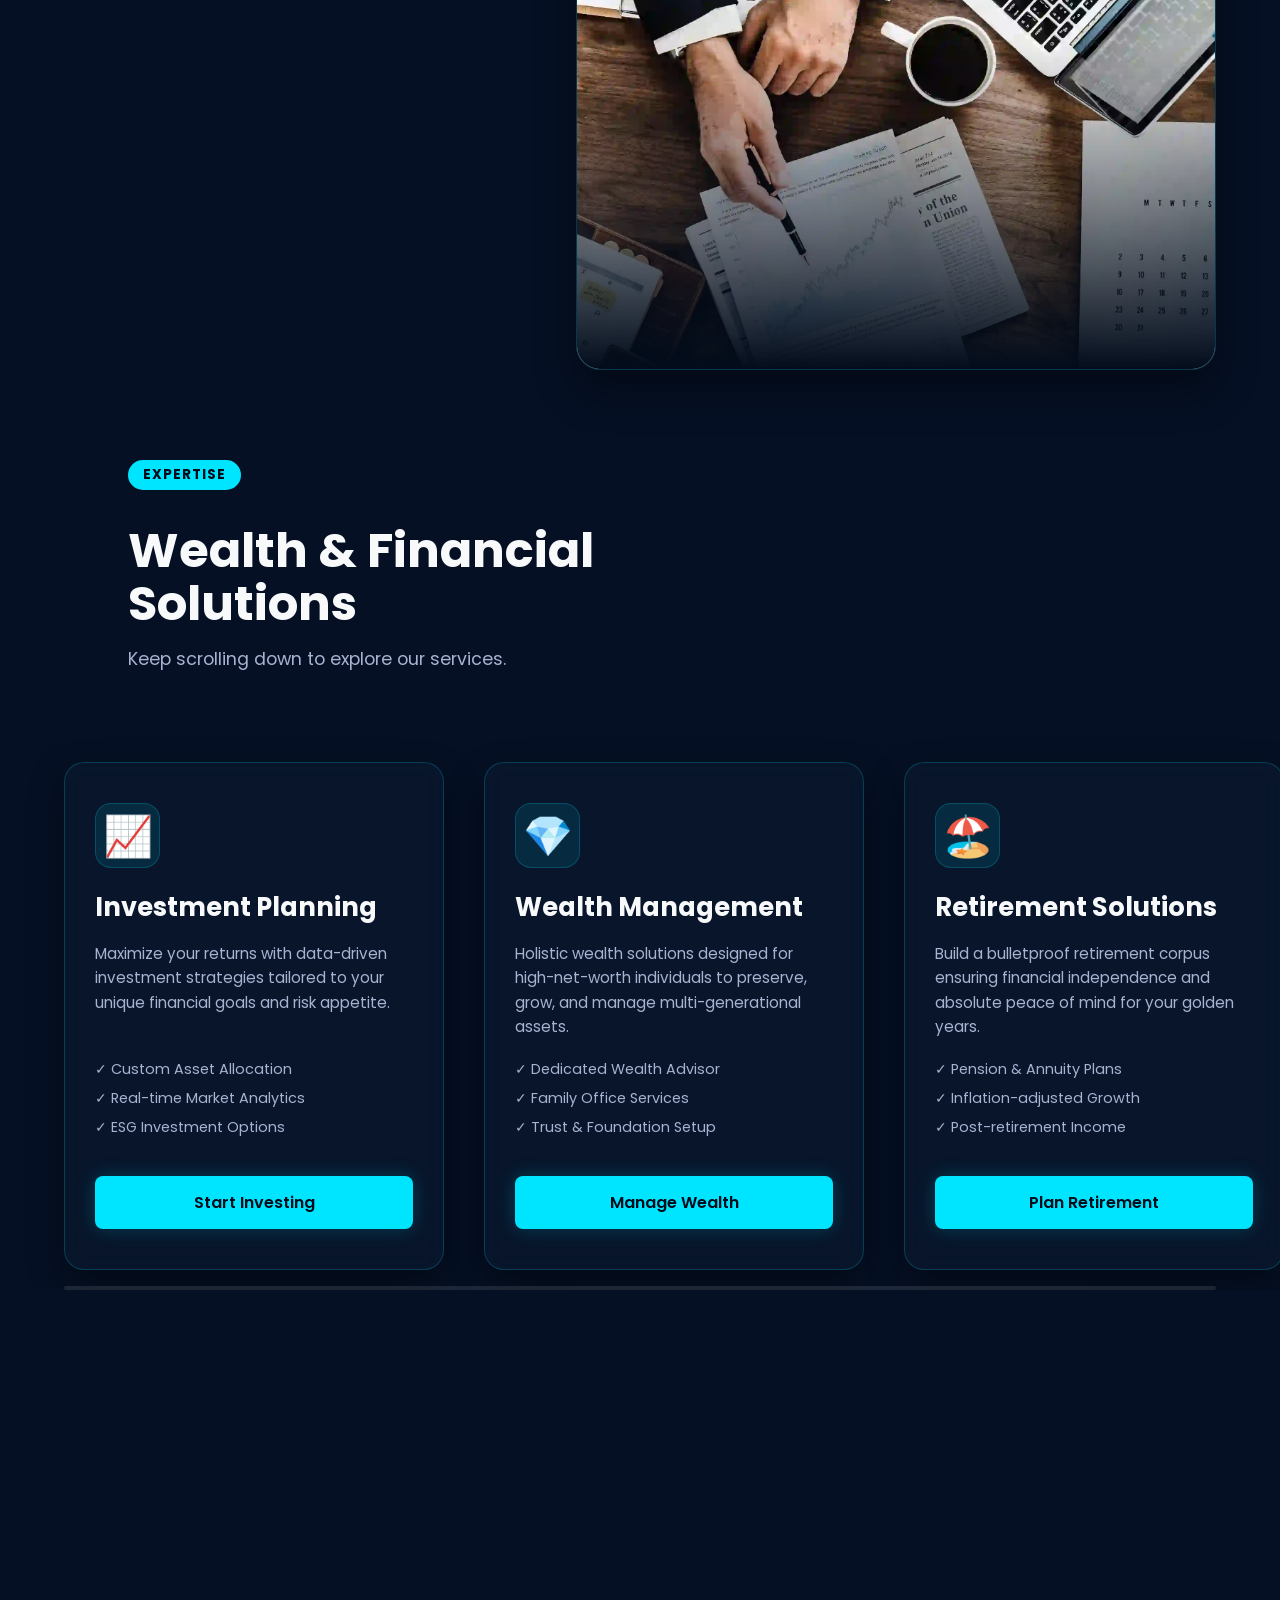
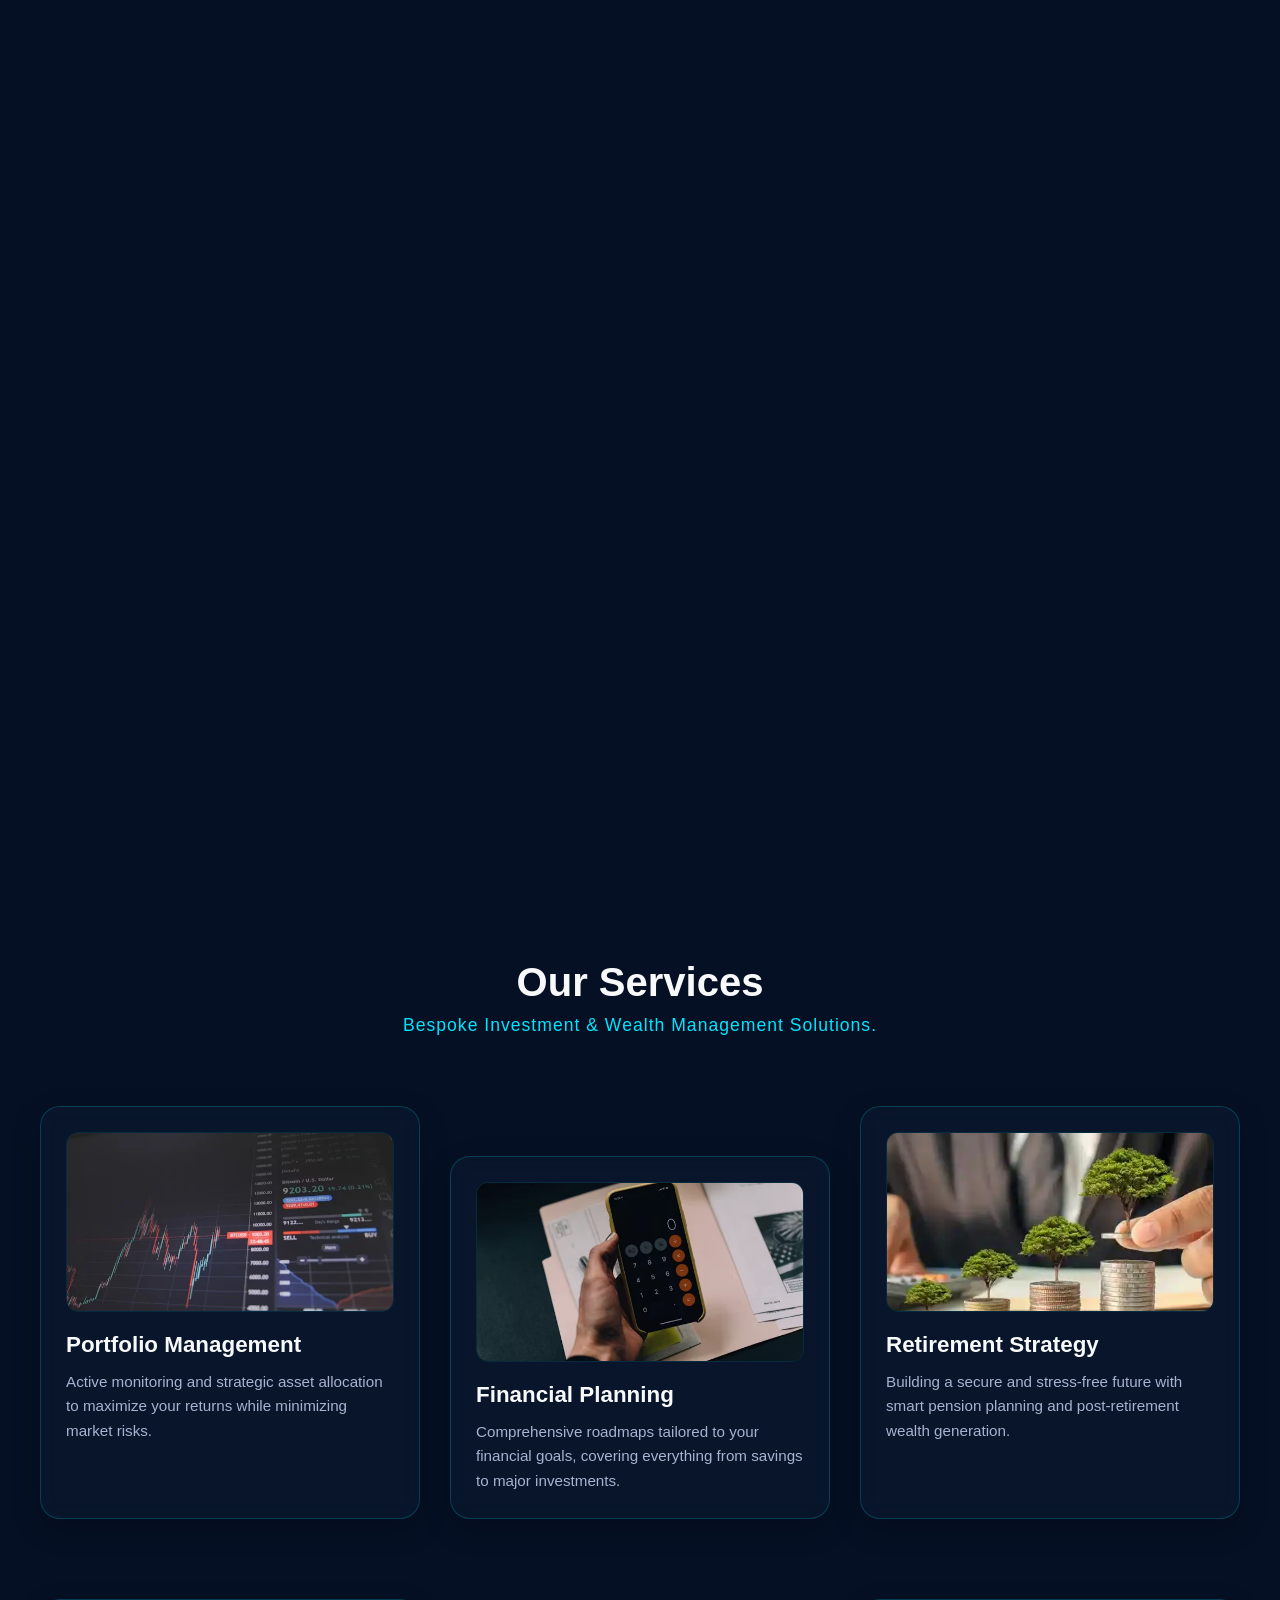
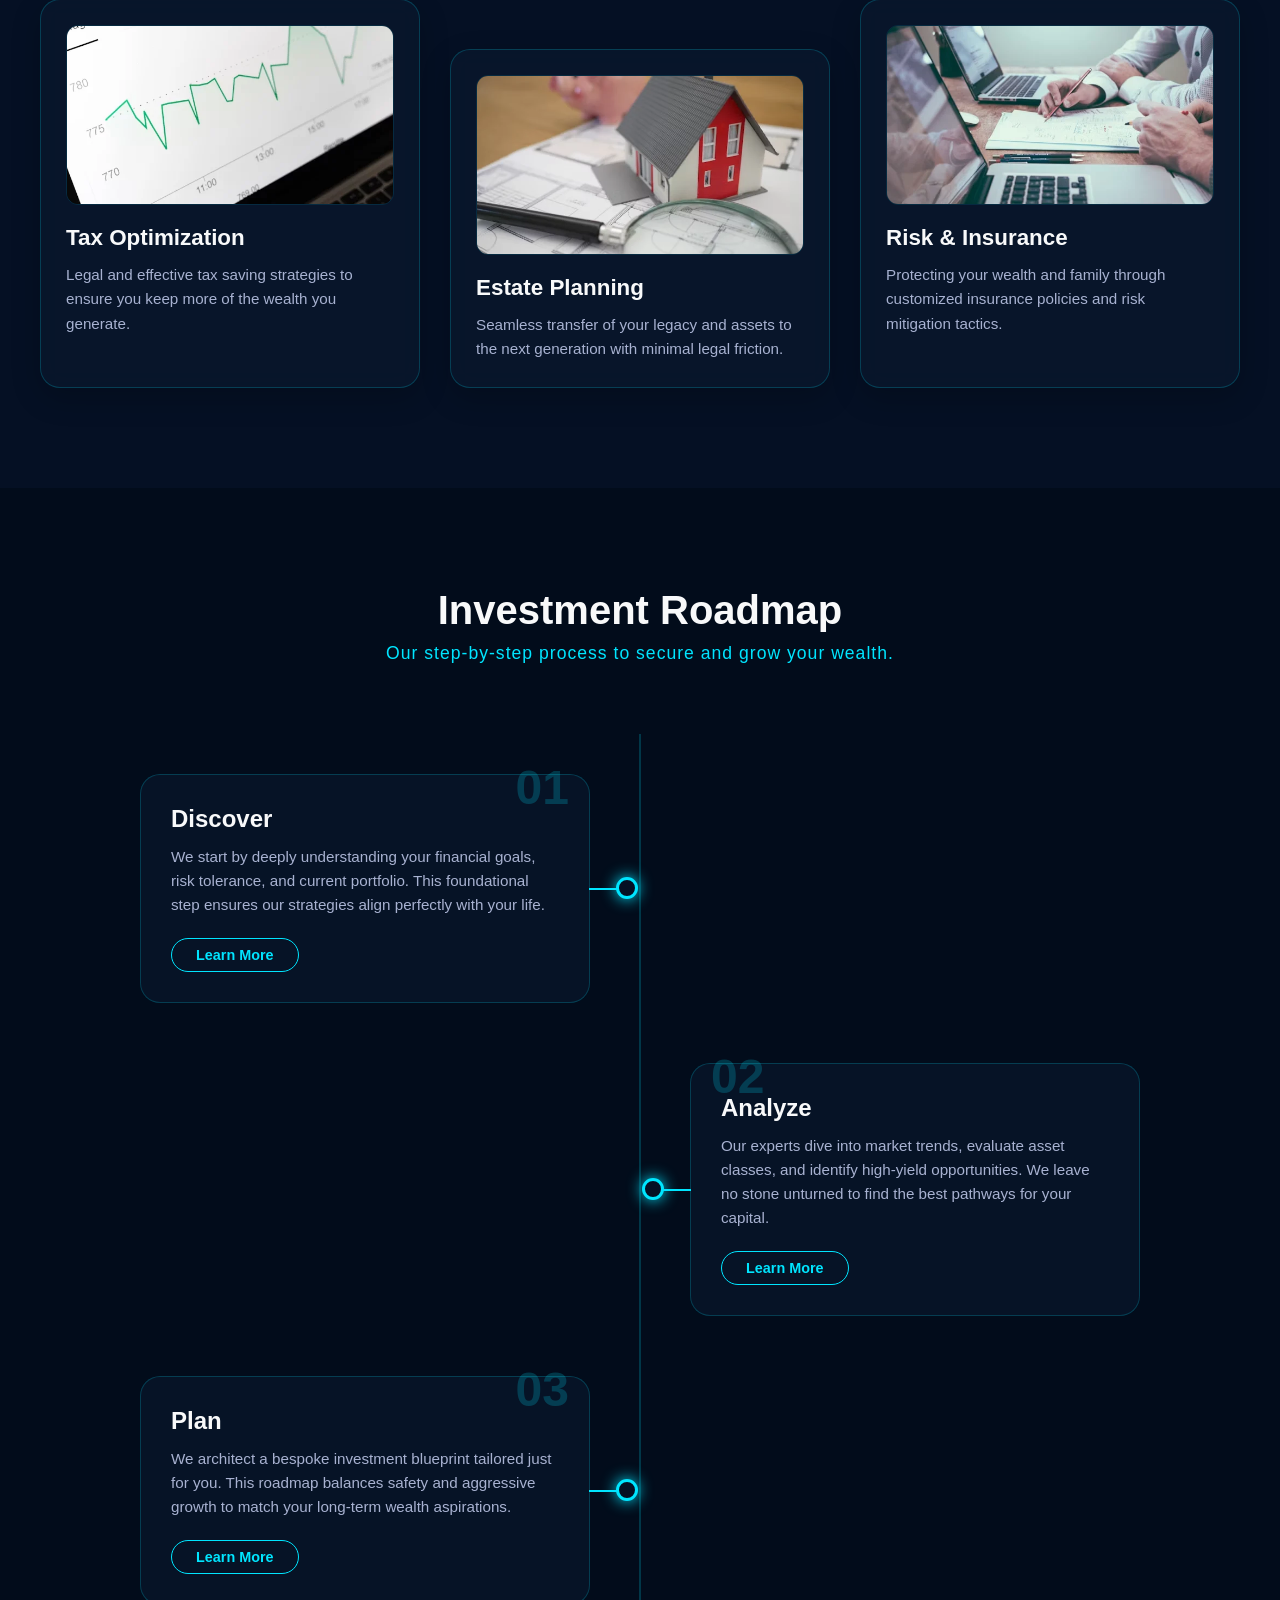
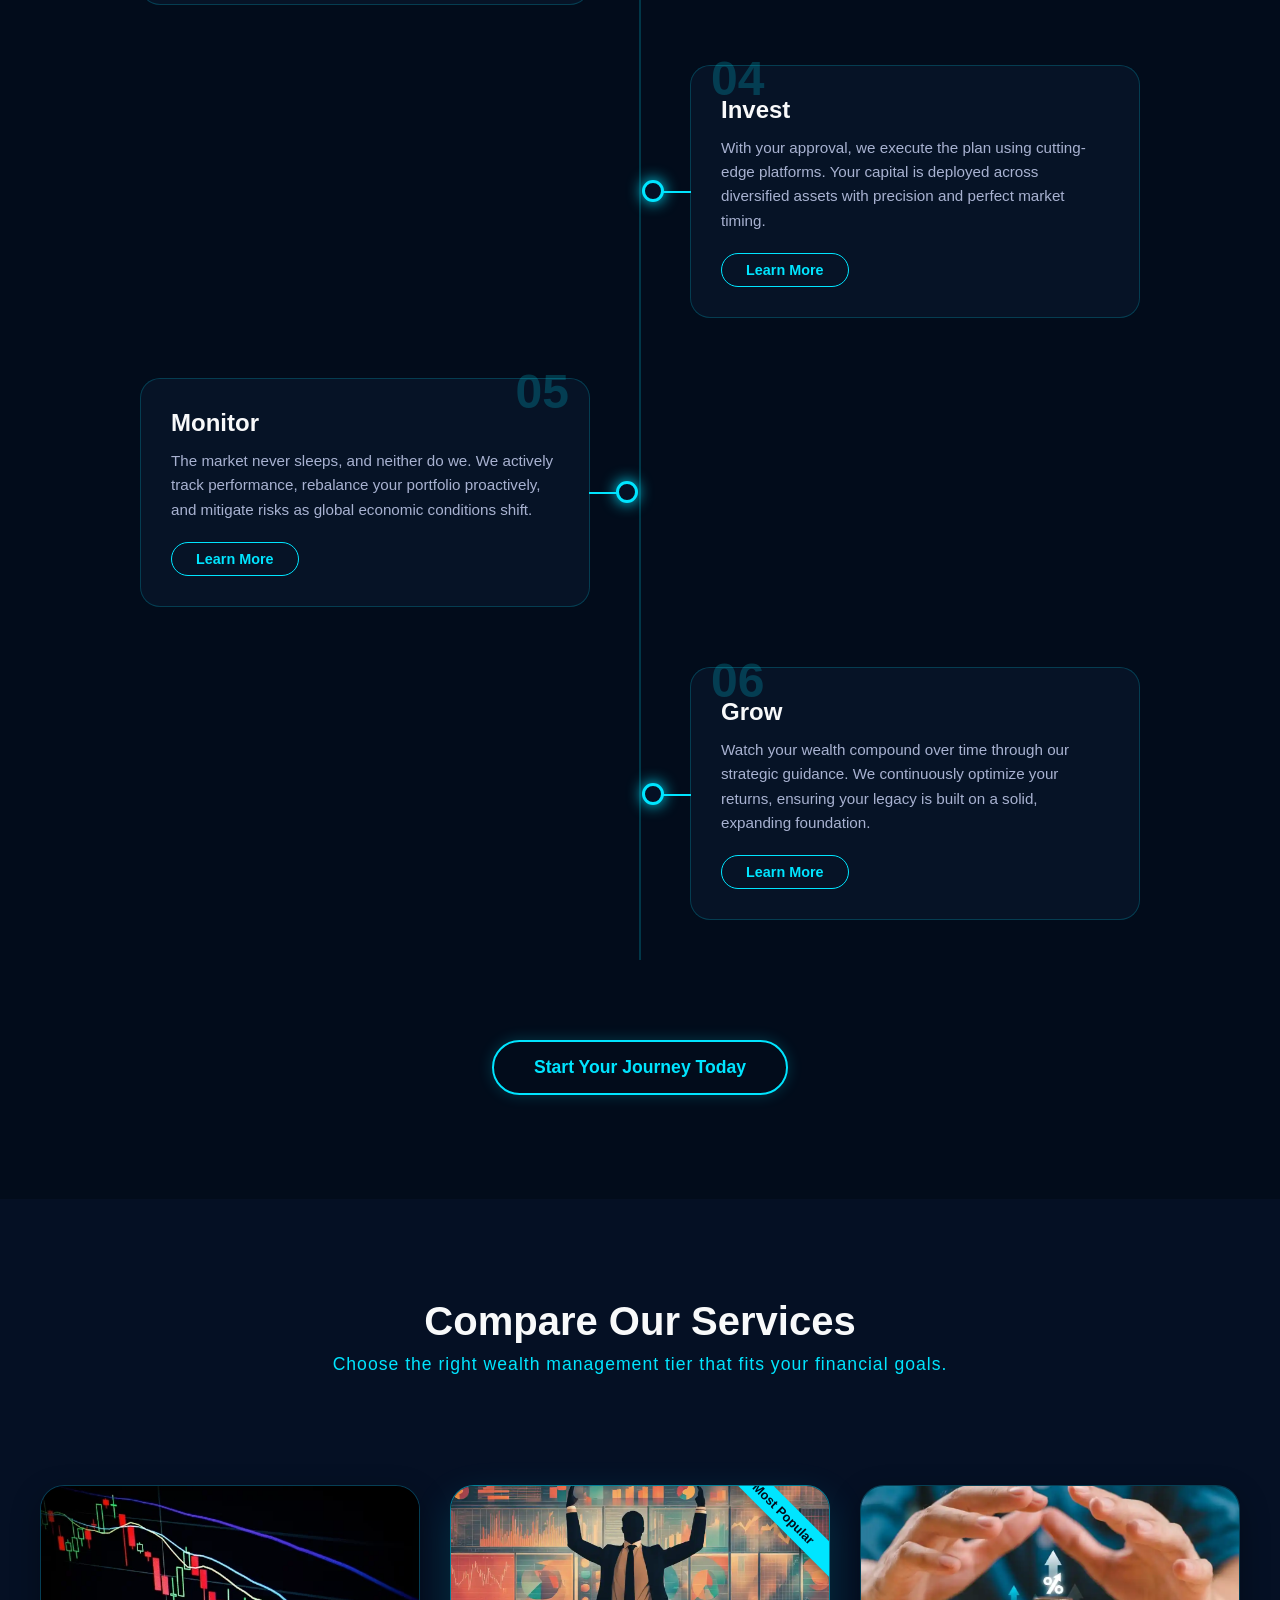
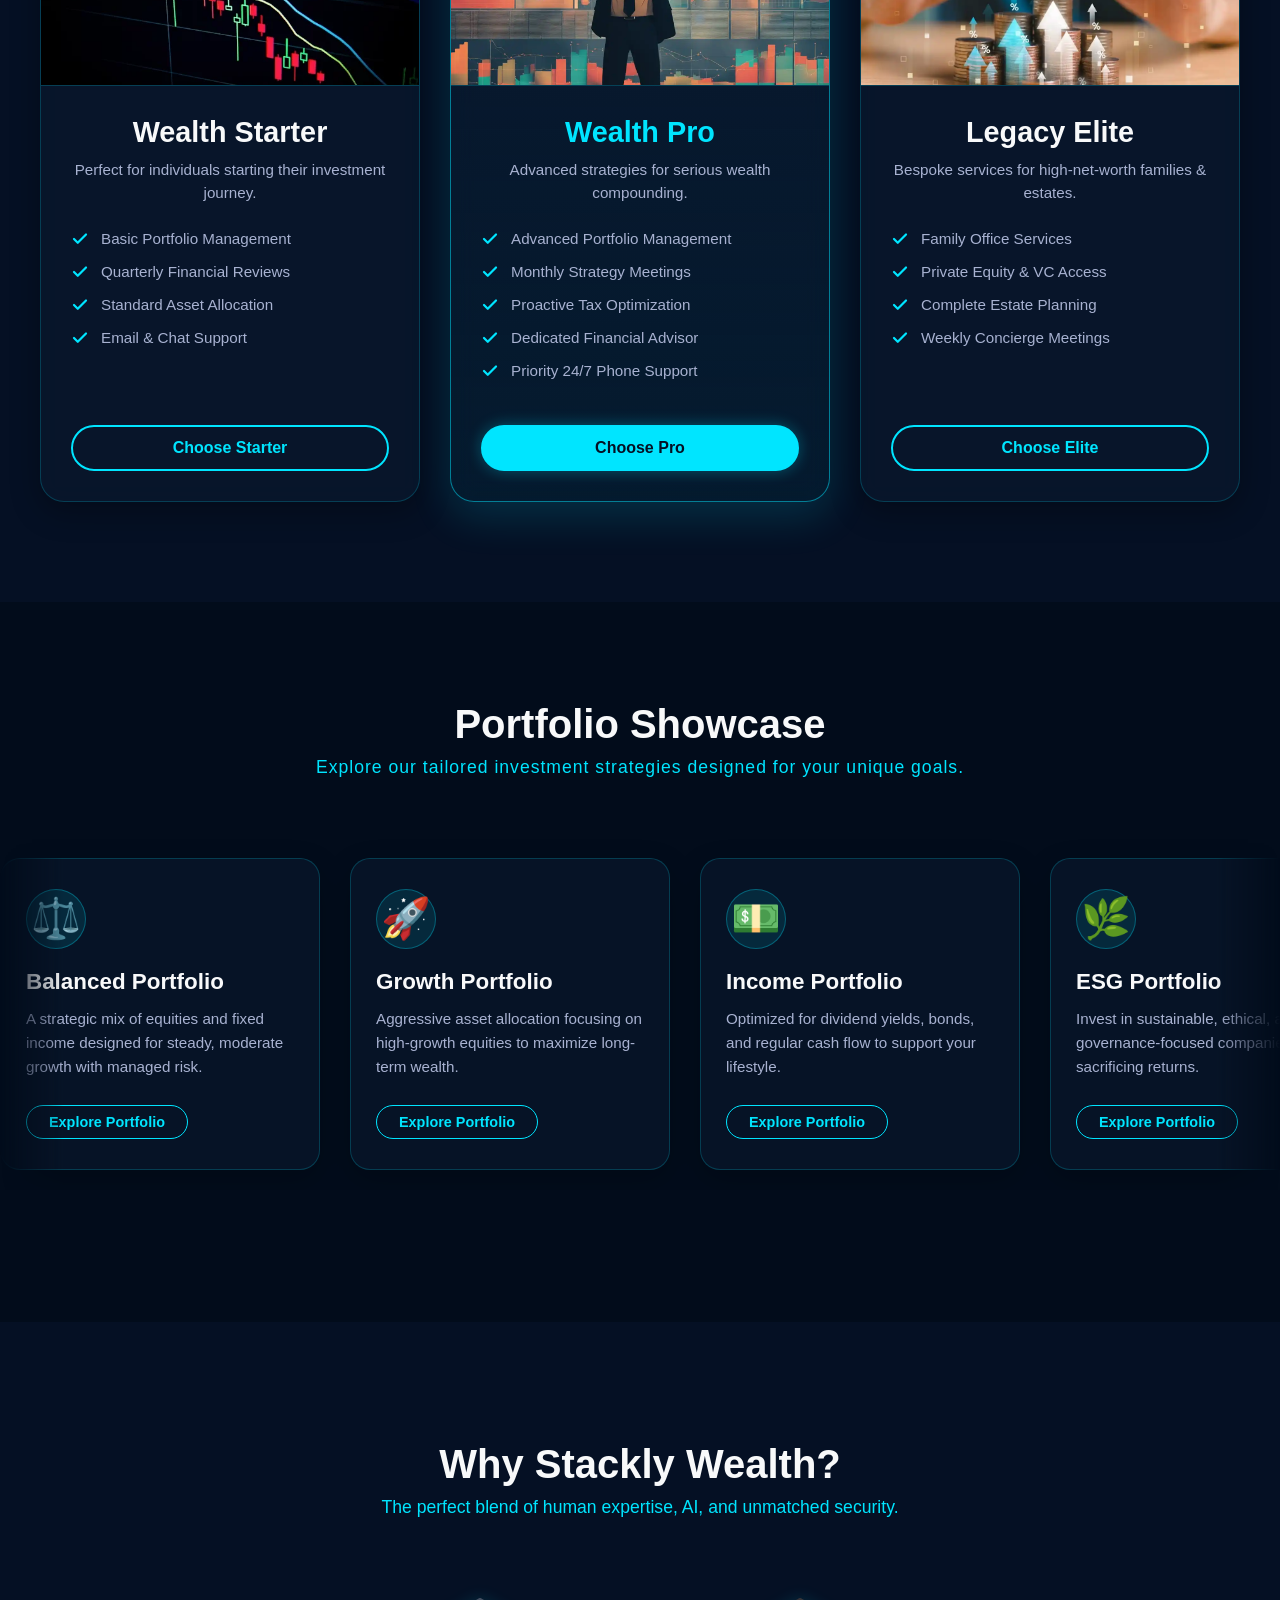
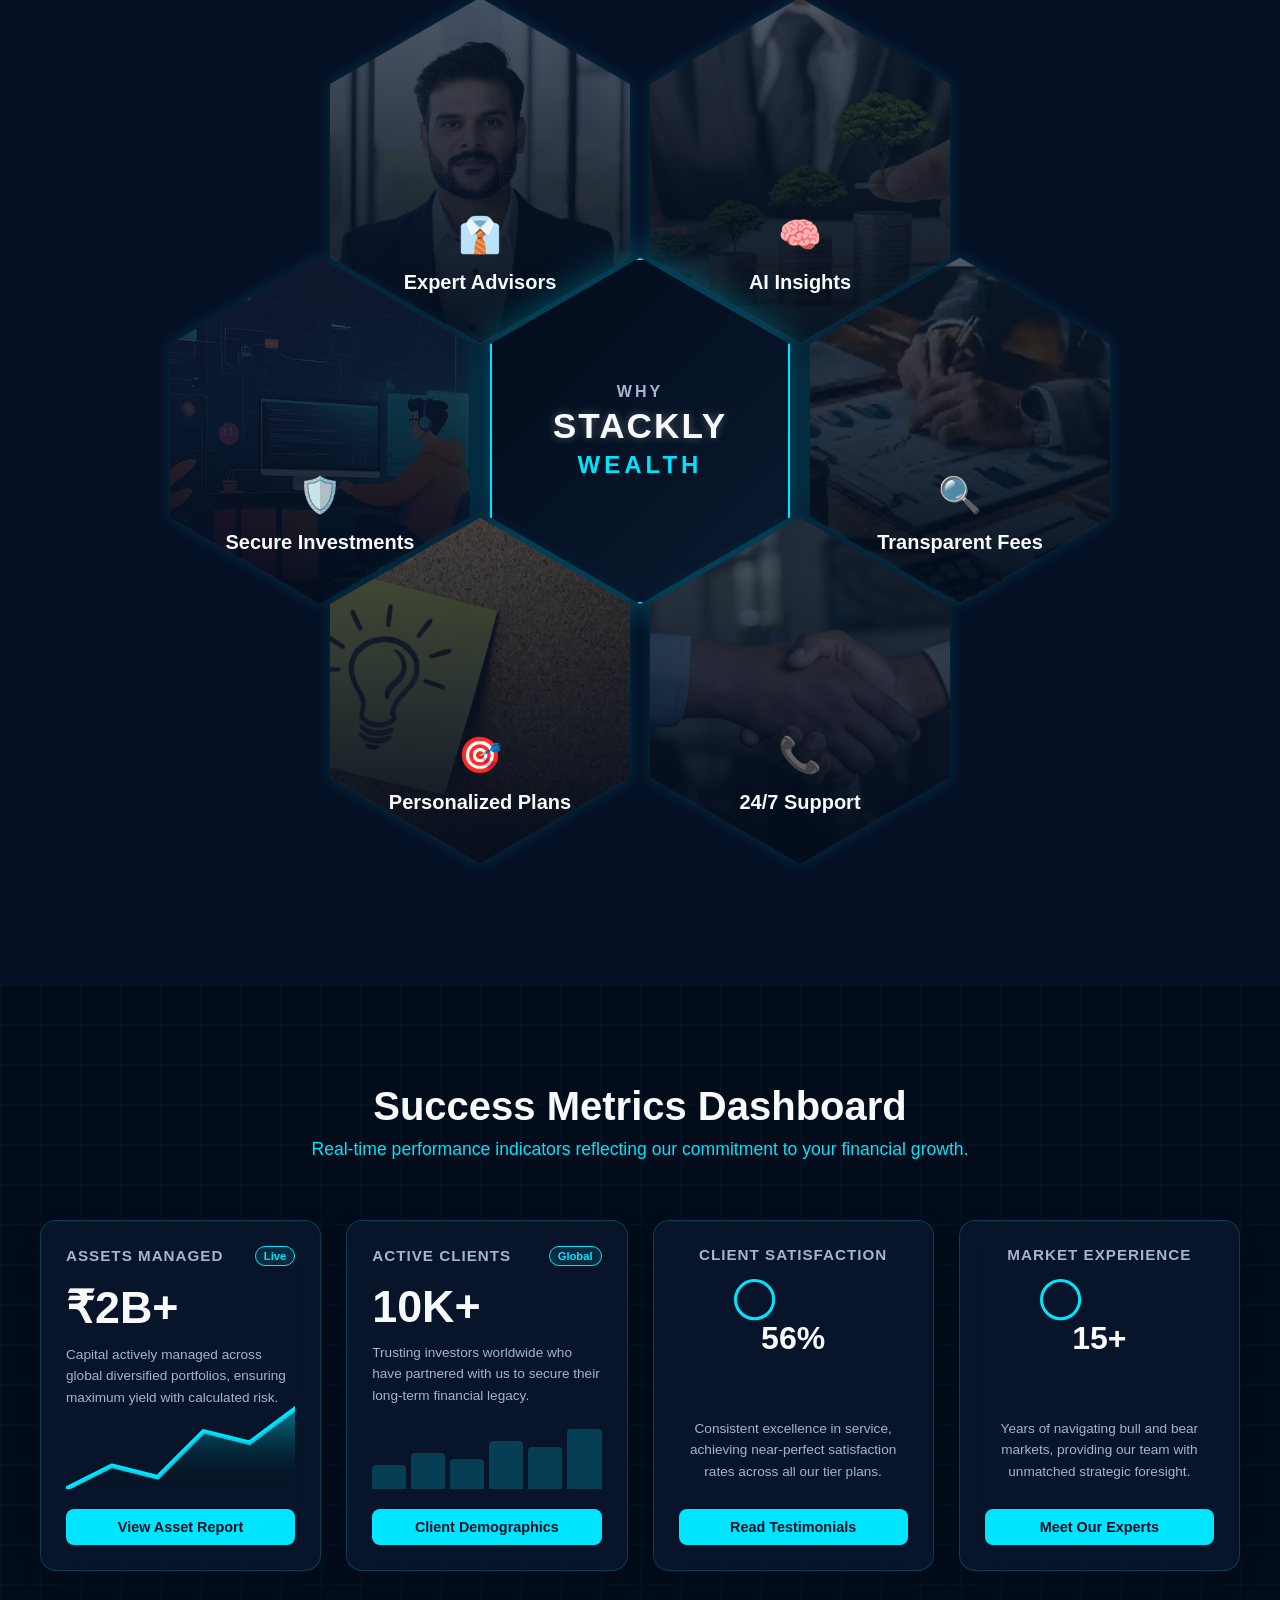
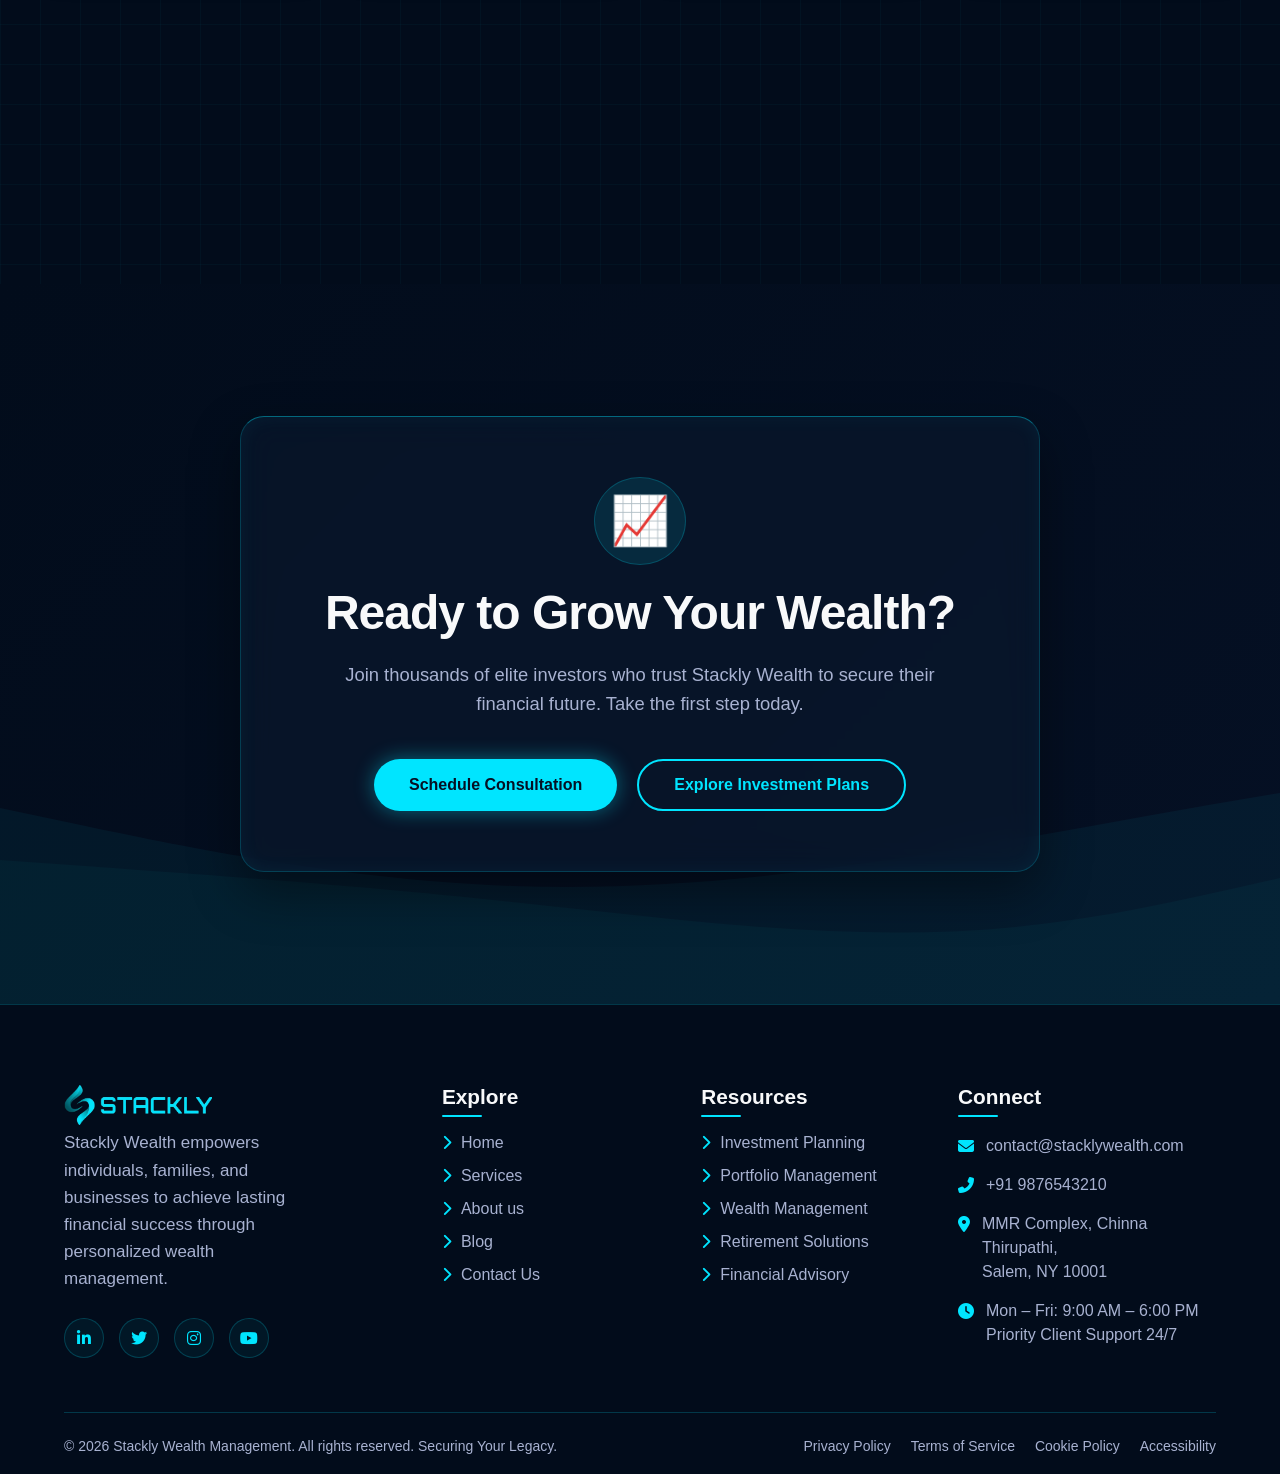
<file: service.html>
<!DOCTYPE html>
<html lang="en">

<head>
  <meta charset="UTF-8">
  <meta name="viewport" content="width=device-width, initial-scale=1.0">
  <meta property="og:title" content="Your Website Title Here">
  <meta property="og:description" content="Join our premium online learning platform and upgrade your skills today.">
  <meta property="og:image" content="https://yourwebsite.com/asset/preview-image.jpg">
  <meta property="og:url" content="https://yourwebsite.com">
  <meta property="og:type" content="website">
  <meta name="description"
    content="Join our premium online learning platform. Access interactive courses, live community zones, and expert tutors to upgrade your skills today.">
  <link rel="icon" type="image/png" href="./asset/logo_Favicon.webp">
  <title>Stackly - Service Page</title>

  <link
    href="https://fonts.googleapis.com/css2?family=Orbitron:wght@400;600;700&family=Poppins:wght@300;400;500;600&display=swap"
    rel="stylesheet">
  <link rel="stylesheet" href="https://cdnjs.cloudflare.com/ajax/libs/font-awesome/6.4.0/css/all.min.css">

  <link rel="stylesheet" href="service.css">
  <link rel="stylesheet" href="common.css">
</head>

<body>


  <div class="preloader-overlay" id="preloader">
    <div class="preloader-content">
      <div class="aqua-ring"></div>
      <div class="preloader-icon">
        <i class="fa-solid fa-chart-line"></i>
      </div>
      <div class="preloader-text">TECH WEALTH</div>
      <div class="preloader-subtext">Optimizing Assets...</div>
    </div>
  </div>


  <div class="app-hidden" id="mainContent">
    <header class="navbar" id="navbar">
      <div class="logo">
        <a href="index.html"><img src="./asset/aqualogo.webp" alt="logo"></a>
      </div>


      <div class="nav-menu-wrapper" id="menuWrapper">
        <ul class="nav-links">
          <li><a href="index.html" class="nav-item"><i class="fa-solid fa-house"></i> Home</a></li>
          <li><a href="service.html" class="nav-item active"><i class="fa-solid fa-briefcase"></i>
              Services</a></li>
          <li><a href="about.html" class="nav-item"><i class="fa-solid fa-circle-info"></i> About Us</a></li>
          <li><a href="blog.html" class="nav-item"><i class="fa-solid fa-newspaper"></i> Blog</a></li>
          <li><a href="contact.html" class="nav-item"><i class="fa-solid fa-envelope"></i> Contact</a></li>
        </ul>

        <div class="auth-buttons">
          <button class="login-btn btn-hover" onclick="window.location.href='login.html'">Client
            Login</button>
          <button class="signin-btn btn-hover" onclick="window.location.href='register.html'">Get
            Started</button>
        </div>
      </div>


      <div class="nav-right-controls">
        <div class="burger" id="burgerMenu">
          <div class="line1"></div>
          <div class="line2"></div>
          <div class="line3"></div>
        </div>
      </div>
    </header>

  </div>



  <div class="breadcrumb-nav fade-in">
    <a href="/">Home</a>
    <span class="divider">»</span>
    <span class="current-page">IPO Services</span>
  </div>


  <section class="ipo-hero-v2">
    <div class="hero-container-v2">


      <div class="hero-content-glass slide-in-left">
        <h1 class="hero-title">Dominate the Market with <br> <span class="highlight-box">PREMIUM IPO</span>
          Insights</h1>
        <p class="hero-desc">Navigate complex markets with advanced analytics, real-time data, and
          institutional-grade tools built for high-growth portfolios.</p>

        <div class="hero-btn-group">
          <a href="404page.html" class="btn-primary">
            <svg width="20" height="20" fill="currentColor" viewBox="0 0 24 24">
              <path
                d="M12 12c2.21 0 4-1.79 4-4s-1.79-4-4-4-4 1.79-4 4 1.79 4 4 4zm0 2c-2.67 0-8 1.34-8 4v2h16v-2c0-2.66-5.33-4-8-4z" />
            </svg>
            Open Account
          </a>
          <a href="404page.html" class="btn-secondary">
            <svg width="20" height="20" fill="currentColor" viewBox="0 0 24 24">
              <path
                d="M19 4h-1V2h-2v2H8V2H6v2H5c-1.11 0-1.99.9-1.99 2L3 20c0 1.1.89 2 2 2h14c1.1 0 2-.9 2-2V6c0-1.1-.9-2-2-2zm0 16H5V10h14v10zm0-12H5V6h14v2z" />
            </svg>
            View IPO Calendar
          </a>
        </div>
      </div>


      <div class="hero-visual-v2 slide-in-right">
        <img src="./asset/q1.webp" alt="Portfolio Dashboard Visual" class="hero-main-image">
      </div>

    </div>
  </section>



  <section class="sticky-services-section">
    <div class="sticky-container">


      <div class="sticky-left">
        <div class="sticky-content-wrapper">
          <span class="sub-heading-badge">Our Services</span>
          <h2 class="sticky-title" id="dynamic-title">Investment Planning</h2>
          <p class="sticky-desc" id="dynamic-desc">Tailored strategies to grow your wealth and secure your
            financial future with data-driven insights.</p>


          <div class="scroll-indicators">
            <div class="dot active" data-target="0"></div>
            <div class="dot" data-target="1"></div>
            <div class="dot" data-target="2"></div>
            <div class="dot" data-target="3"></div>
          </div>
        </div>
      </div>


      <div class="scroll-right">


        <div class="service-card" data-index="0" data-title="Investment Planning"
          data-desc="Tailored strategies to grow your wealth and secure your financial future with data-driven insights.">

          <div class="mobile-card-content">
            <h3>Investment Planning</h3>
            <p>Tailored strategies to grow your wealth and secure your financial future with data-driven
              insights.</p>
          </div>

          <div class="card-image-wrapper">
            <img src="./asset/q16.webp" alt="Investment Planning">
            <div class="image-overlay"></div>

            <div class="card-icon-overlay">
              <svg width="28" height="28" fill="currentColor" viewBox="0 0 24 24">
                <path d="M16 6l2.29 2.29-4.88 4.88-4-4L2 16.59 3.41 18l6-6 4 4 6.3-6.29L22 12V6z" />
              </svg>
            </div>
          </div>
        </div>


        <div class="service-card" data-index="1" data-title="Portfolio Management"
          data-desc="Proactive management and rebalancing of your assets to maximize returns and minimize market risks.">

          <div class="mobile-card-content">
            <h3>Portfolio Management</h3>
            <p>Proactive management and rebalancing of your assets to maximize returns and minimize market
              risks.</p>
          </div>

          <div class="card-image-wrapper">
            <img src="./asset/q7.webp" alt="Portfolio Management">
            <div class="image-overlay"></div>

            <div class="card-icon-overlay">
              <svg width="28" height="28" fill="currentColor" viewBox="0 0 24 24">
                <path
                  d="M12 2C6.48 2 2 6.48 2 12s4.48 10 10 10 10-4.48 10-10S17.52 2 12 2zm-1 17.93c-3.95-.49-7-3.85-7-7.93 0-.62.08-1.21.21-1.79L9 15v1c0 1.1.9 2 2 2v1.93zm6.9-2.54c-.26-.81-1-1.39-1.9-1.39h-1v-3c0-.55-.45-1-1-1H8v-2h2c.55 0 1-.45 1-1V7h2c1.1 0 2-.9 2-2v-.41c2.93 1.19 5 4.06 5 7.41 0 2.08-.8 3.97-2.1 5.39z" />
              </svg>
            </div>
          </div>
        </div>


        <div class="service-card" data-index="2" data-title="Retirement Planning"
          data-desc="Build a robust financial cushion for your post-career life, ensuring comfort and peace of mind.">

          <div class="mobile-card-content">
            <h3>Retirement Planning</h3>
            <p>Build a robust financial cushion for your post-career life, ensuring comfort and peace of
              mind.</p>
          </div>

          <div class="card-image-wrapper">
            <img src="./asset/q1.webp" alt="Retirement Planning">
            <div class="image-overlay"></div>

            <div class="card-icon-overlay">
              <svg width="28" height="28" fill="currentColor" viewBox="0 0 24 24">
                <path
                  d="M11.99 2C6.47 2 2 6.48 2 12s4.47 10 9.99 10C17.52 22 22 17.52 22 12S17.52 2 11.99 2zM12 20c-4.42 0-8-3.58-8-8s3.58-8 8-8 8 3.58 8 8-3.58 8-8 8zm.5-13H11v6l5.25 3.15.75-1.23-4.5-2.67z" />
              </svg>
            </div>
          </div>
        </div>


        <div class="service-card" data-index="3" data-title="Tax Optimization"
          data-desc="Smart tax-saving strategies designed to keep more of your hard-earned money in your portfolio.">

          <div class="mobile-card-content">
            <h3>Tax Optimization</h3>
            <p>Smart tax-saving strategies designed to keep more of your hard-earned money in your
              portfolio.</p>
          </div>

          <div class="card-image-wrapper">
            <img src="./asset/q10.webp" alt="Tax Optimization">
            <div class="image-overlay"></div>

            <div class="card-icon-overlay">
              <svg width="28" height="28" fill="currentColor" viewBox="0 0 24 24">
                <path
                  d="M11.8 10.9c-2.27-.59-3-1.2-3-2.15 0-1.09 1.01-1.85 2.7-1.85 1.78 0 2.44.85 2.5 2.1h2.21c-.07-1.72-1.12-3.3-3.21-3.81V3h-3v2.16c-1.94.42-3.5 1.68-3.5 3.61 0 2.31 1.91 3.46 4.7 4.13 2.5.6 3 1.48 3 2.41 0 .69-.49 1.79-2.7 1.79-2.06 0-2.87-.92-2.98-2.1h-2.2c.12 2.19 1.76 3.42 3.68 3.83V21h3v-2.15c1.95-.37 3.5-1.5 3.5-3.55 0-2.84-2.43-3.81-4.7-4.4z" />
              </svg>
            </div>
          </div>
        </div>

      </div>
    </div>
  </section>



  <section class="hz-scroll-section" id="hz-scroll-section">

    <div class="hz-sticky-viewport">


      <div class="hz-header">
        <span class="sub-heading-badge">Expertise</span>
        <h2 class="hz-main-title">Wealth & Financial Solutions</h2>
        <p class="hz-subtitle">Keep scrolling down to explore our services.</p>
      </div>


      <div class="hz-cards-container" id="hz-cards-container">


        <div class="hz-card">
          <div class="hz-icon">📈</div>
          <h3>Investment Planning</h3>
          <p>Maximize your returns with data-driven investment strategies tailored to your unique financial
            goals and risk appetite.</p>
          <ul class="hz-features">
            <li>✓ Custom Asset Allocation</li>
            <li>✓ Real-time Market Analytics</li>
            <li>✓ ESG Investment Options</li>
          </ul>
          <a href="404page.html" class="btn-primary hz-btn">Start Investing</a>
        </div>


        <div class="hz-card">
          <div class="hz-icon">💎</div>
          <h3>Wealth Management</h3>
          <p>Holistic wealth solutions designed for high-net-worth individuals to preserve, grow, and manage
            multi-generational assets.</p>
          <ul class="hz-features">
            <li>✓ Dedicated Wealth Advisor</li>
            <li>✓ Family Office Services</li>
            <li>✓ Trust & Foundation Setup</li>
          </ul>
          <a href="404page.html" class="btn-primary hz-btn">Manage Wealth</a>
        </div>


        <div class="hz-card">
          <div class="hz-icon">🏖️</div>
          <h3>Retirement Solutions</h3>
          <p>Build a bulletproof retirement corpus ensuring financial independence and absolute peace of mind
            for your golden years.</p>
          <ul class="hz-features">
            <li>✓ Pension & Annuity Plans</li>
            <li>✓ Inflation-adjusted Growth</li>
            <li>✓ Post-retirement Income</li>
          </ul>
          <a href="404page.html" class="btn-primary hz-btn">Plan Retirement</a>
        </div>


        <div class="hz-card">
          <div class="hz-icon">🏛️</div>
          <h3>Estate Planning</h3>
          <p>Ensure seamless transfer of your assets to your beneficiaries with legally sound and
            tax-efficient estate planning.</p>
          <ul class="hz-features">
            <li>✓ Will Drafting & Execution</li>
            <li>✓ Power of Attorney Setup</li>
            <li>✓ Succession Planning</li>
          </ul>
          <a href="404page.html" class="btn-primary hz-btn">Secure Estate</a>
        </div>


        <div class="hz-card">
          <div class="hz-icon">🛡️</div>
          <h3>Risk Management</h3>
          <p>Protect your portfolio and family from unforeseen circumstances with robust risk mitigation and
            insurance strategies.</p>
          <ul class="hz-features">
            <li>✓ Life & Health Insurance</li>
            <li>✓ Portfolio Hedging</li>
            <li>✓ Liability Protection</li>
          </ul>
          <a href="404page.html" class="btn-primary hz-btn">Mitigate Risk</a>
        </div>


        <div class="hz-card">
          <div class="hz-icon">⚖️</div>
          <h3>Tax Planning</h3>
          <p>Optimize your tax liabilities legally with intelligent structuring, ensuring more of your
            hard-earned wealth stays with you.</p>
          <ul class="hz-features">
            <li>✓ Income Tax Optimization</li>
            <li>✓ Capital Gains Management</li>
            <li>✓ Corporate Tax Strategy</li>
          </ul>
          <a href="404page.html" class="btn-primary hz-btn">Optimize Taxes</a>
        </div>

      </div>


      <div class="hz-progress-bar">
        <div class="hz-progress-fill" id="hz-progress-fill"></div>
      </div>
    </div>
  </section>


  <section class="floating-services" id="services">
    <div class="container">
      <div class="section-header">
        <h2>Our Services</h2>
        <p>Bespoke Investment & Wealth Management Solutions.</p>
      </div>

      <div class="glass-cards-wrapper">


        <div class="glass-card">
          <div class="card-image">
            <img src="./asset/q25.webp" alt="Portfolio Management">
          </div>
          <h3>Portfolio Management</h3>
          <p>Active monitoring and strategic asset allocation to maximize your returns while minimizing market risks.
          </p>
        </div>


        <div class="glass-card">
          <div class="card-image">
            <img src="./asset/q26.webp" alt="Financial Planning">
          </div>
          <h3>Financial Planning</h3>
          <p>Comprehensive roadmaps tailored to your financial goals, covering everything from savings to major
            investments.</p>
        </div>


        <div class="glass-card">
          <div class="card-image">
            <img src="./asset/q4.webp" alt="Retirement Strategy">
          </div>
          <h3>Retirement Strategy</h3>
          <p>Building a secure and stress-free future with smart pension planning and post-retirement wealth generation.
          </p>
        </div>


        <div class="glass-card">
          <div class="card-image">
            <img src="./asset/q18.webp" alt="Tax Optimization">
          </div>
          <h3>Tax Optimization</h3>
          <p>Legal and effective tax saving strategies to ensure you keep more of the wealth you generate.</p>
        </div>


        <div class="glass-card">
          <div class="card-image">
            <img src="./asset/q27.webp" alt="Estate Planning">
          </div>
          <h3>Estate Planning</h3>
          <p>Seamless transfer of your legacy and assets to the next generation with minimal legal friction.</p>
        </div>


        <div class="glass-card">
          <div class="card-image">
            <img src="./asset/q19.webp" alt="Risk Management">
          </div>
          <h3>Risk & Insurance</h3>
          <p>Protecting your wealth and family through customized insurance policies and risk mitigation tactics.</p>
        </div>

      </div>
    </div>
  </section>



  <section class="process-timeline" id="process">
    <div class="container">
      <div class="section-header">
        <h2>Investment Roadmap</h2>
        <p>Our step-by-step process to secure and grow your wealth.</p>
      </div>

      <div class="timeline-container">


        <div class="timeline-step hidden">
          <div class="timeline-content">
            <div class="step-number">01</div>
            <h3>Discover</h3>
            <p>We start by deeply understanding your financial goals, risk tolerance, and current portfolio. This
              foundational step ensures our strategies align perfectly with your life.</p>
            <a href="404page.html" class="card-btn">Learn More</a>
          </div>
        </div>


        <div class="timeline-step hidden">
          <div class="timeline-content">
            <div class="step-number">02</div>
            <h3>Analyze</h3>
            <p>Our experts dive into market trends, evaluate asset classes, and identify high-yield opportunities. We
              leave no stone unturned to find the best pathways for your capital.</p>
            <a href="404page.html" class="card-btn">Learn More</a>
          </div>
        </div>


        <div class="timeline-step hidden">
          <div class="timeline-content">
            <div class="step-number">03</div>
            <h3>Plan</h3>
            <p>We architect a bespoke investment blueprint tailored just for you. This roadmap balances safety and
              aggressive growth to match your long-term wealth aspirations.</p>
            <a href="404page.html" class="card-btn">Learn More</a>
          </div>
        </div>


        <div class="timeline-step hidden">
          <div class="timeline-content">
            <div class="step-number">04</div>
            <h3>Invest</h3>
            <p>With your approval, we execute the plan using cutting-edge platforms. Your capital is deployed across
              diversified assets with precision and perfect market timing.</p>
            <a href="404page.html" class="card-btn">Learn More</a>
          </div>
        </div>


        <div class="timeline-step hidden">
          <div class="timeline-content">
            <div class="step-number">05</div>
            <h3>Monitor</h3>
            <p>The market never sleeps, and neither do we. We actively track performance, rebalance your portfolio
              proactively, and mitigate risks as global economic conditions shift.</p>
            <a href="404page.html" class="card-btn">Learn More</a>
          </div>
        </div>


        <div class="timeline-step hidden">
          <div class="timeline-content">
            <div class="step-number">06</div>
            <h3>Grow</h3>
            <p>Watch your wealth compound over time through our strategic guidance. We continuously optimize your
              returns, ensuring your legacy is built on a solid, expanding foundation.</p>
            <a href="404page.html" class="card-btn">Learn More</a>
          </div>
        </div>

      </div>


      <div class="timeline-cta hidden">
        <a href="404page.html" class="btn-glow">Start Your Journey Today</a>
      </div>

    </div>
  </section>


  <section class="pricing-comparison-section" id="pricing-plans">
    <div class="pricing-container">
      <div class="pricing-header pricing-hidden">
        <h2>Compare Our Services</h2>
        <p>Choose the right wealth management tier that fits your financial goals.</p>
      </div>

      <div class="pricing-grid">


        <div class="pricing-card pricing-hidden">
          <div class="pricing-img-box">
            <img src="./asset/q16.webp" alt="Wealth Starter">
          </div>
          <div class="pricing-content">
            <h3>Wealth Starter</h3>
            <p class="pricing-desc">Perfect for individuals starting their investment journey.</p>
            <ul class="pricing-features">
              <li>
                <svg class="pricing-check" viewBox="0 0 24 24" fill="none" stroke="currentColor" stroke-width="3"
                  stroke-linecap="round" stroke-linejoin="round">
                  <polyline points="20 6 9 17 4 12"></polyline>
                </svg>
                Basic Portfolio Management
              </li>
              <li>
                <svg class="pricing-check" viewBox="0 0 24 24" fill="none" stroke="currentColor" stroke-width="3"
                  stroke-linecap="round" stroke-linejoin="round">
                  <polyline points="20 6 9 17 4 12"></polyline>
                </svg>
                Quarterly Financial Reviews
              </li>
              <li>
                <svg class="pricing-check" viewBox="0 0 24 24" fill="none" stroke="currentColor" stroke-width="3"
                  stroke-linecap="round" stroke-linejoin="round">
                  <polyline points="20 6 9 17 4 12"></polyline>
                </svg>
                Standard Asset Allocation
              </li>
              <li>
                <svg class="pricing-check" viewBox="0 0 24 24" fill="none" stroke="currentColor" stroke-width="3"
                  stroke-linecap="round" stroke-linejoin="round">
                  <polyline points="20 6 9 17 4 12"></polyline>
                </svg>
                Email & Chat Support
              </li>
            </ul>
            <a href="404page.html" class="pricing-btn">Choose Starter</a>
          </div>
        </div>


        <div class="pricing-card pricing-card-highlight pricing-hidden">

          <div class="pricing-tag">Most Popular</div>
          <div class="pricing-img-box">
            <img src="./asset/q14.webp" alt="Wealth Pro">
          </div>
          <div class="pricing-content">
            <h3>Wealth Pro</h3>
            <p class="pricing-desc">Advanced strategies for serious wealth compounding.</p>
            <ul class="pricing-features">
              <li>
                <svg class="pricing-check" viewBox="0 0 24 24" fill="none" stroke="currentColor" stroke-width="3"
                  stroke-linecap="round" stroke-linejoin="round">
                  <polyline points="20 6 9 17 4 12"></polyline>
                </svg>
                Advanced Portfolio Management
              </li>
              <li>
                <svg class="pricing-check" viewBox="0 0 24 24" fill="none" stroke="currentColor" stroke-width="3"
                  stroke-linecap="round" stroke-linejoin="round">
                  <polyline points="20 6 9 17 4 12"></polyline>
                </svg>
                Monthly Strategy Meetings
              </li>
              <li>
                <svg class="pricing-check" viewBox="0 0 24 24" fill="none" stroke="currentColor" stroke-width="3"
                  stroke-linecap="round" stroke-linejoin="round">
                  <polyline points="20 6 9 17 4 12"></polyline>
                </svg>
                Proactive Tax Optimization
              </li>
              <li>
                <svg class="pricing-check" viewBox="0 0 24 24" fill="none" stroke="currentColor" stroke-width="3"
                  stroke-linecap="round" stroke-linejoin="round">
                  <polyline points="20 6 9 17 4 12"></polyline>
                </svg>
                Dedicated Financial Advisor
              </li>
              <li>
                <svg class="pricing-check" viewBox="0 0 24 24" fill="none" stroke="currentColor" stroke-width="3"
                  stroke-linecap="round" stroke-linejoin="round">
                  <polyline points="20 6 9 17 4 12"></polyline>
                </svg>
                Priority 24/7 Phone Support
              </li>
            </ul>
            <a href="404page.html" class="pricing-btn pricing-btn-primary">Choose Pro</a>
          </div>
        </div>


        <div class="pricing-card pricing-hidden">
          <div class="pricing-img-box">
            <img src="./asset/q13.webp" alt="Legacy Elite">
          </div>
          <div class="pricing-content">
            <h3>Legacy Elite</h3>
            <p class="pricing-desc">Bespoke services for high-net-worth families & estates.</p>
            <ul class="pricing-features">
              <li>
                <svg class="pricing-check" viewBox="0 0 24 24" fill="none" stroke="currentColor" stroke-width="3"
                  stroke-linecap="round" stroke-linejoin="round">
                  <polyline points="20 6 9 17 4 12"></polyline>
                </svg>
                Family Office Services
              </li>
              <li>
                <svg class="pricing-check" viewBox="0 0 24 24" fill="none" stroke="currentColor" stroke-width="3"
                  stroke-linecap="round" stroke-linejoin="round">
                  <polyline points="20 6 9 17 4 12"></polyline>
                </svg>
                Private Equity & VC Access
              </li>
              <li>
                <svg class="pricing-check" viewBox="0 0 24 24" fill="none" stroke="currentColor" stroke-width="3"
                  stroke-linecap="round" stroke-linejoin="round">
                  <polyline points="20 6 9 17 4 12"></polyline>
                </svg>
                Complete Estate Planning
              </li>
              <li>
                <svg class="pricing-check" viewBox="0 0 24 24" fill="none" stroke="currentColor" stroke-width="3"
                  stroke-linecap="round" stroke-linejoin="round">
                  <polyline points="20 6 9 17 4 12"></polyline>
                </svg>
                Weekly Concierge Meetings
              </li>
            </ul>
            <a href="404page.html" class="pricing-btn">Choose Elite</a>
          </div>
        </div>

      </div>
    </div>
  </section>


  <section class="showcase-section" id="portfolios">
    <div class="showcase-container">
      <div class="showcase-header showcase-hidden">
        <h2>Portfolio Showcase</h2>
        <p>Explore our tailored investment strategies designed for your unique goals.</p>
      </div>


      <div class="showcase-carousel-wrapper showcase-hidden">


        <div class="showcase-track">


          <div class="showcase-card">
            <div class="showcase-icon">⚖️</div>
            <h3>Balanced Portfolio</h3>
            <p>A strategic mix of equities and fixed income designed for steady, moderate growth with managed risk.</p>
            <a href="404page.html" class="showcase-btn">Explore Portfolio</a>
          </div>

          <div class="showcase-card">
            <div class="showcase-icon">🚀</div>
            <h3>Growth Portfolio</h3>
            <p>Aggressive asset allocation focusing on high-growth equities to maximize long-term wealth.</p>
            <a href="404page.html" class="showcase-btn">Explore Portfolio</a>
          </div>

          <div class="showcase-card">
            <div class="showcase-icon">💵</div>
            <h3>Income Portfolio</h3>
            <p>Optimized for dividend yields, bonds, and regular cash flow to support your lifestyle.</p>
            <a href="404page.html" class="showcase-btn">Explore Portfolio</a>
          </div>

          <div class="showcase-card">
            <div class="showcase-icon">🌿</div>
            <h3>ESG Portfolio</h3>
            <p>Invest in sustainable, ethical, and governance-focused companies without sacrificing returns.</p>
            <a href="404page.html" class="showcase-btn">Explore Portfolio</a>
          </div>

          <div class="showcase-card">
            <div class="showcase-icon">🏖️</div>
            <h3>Retirement Portfolio</h3>
            <p>Focused on capital preservation, inflation-beating returns, and secure post-retirement life.</p>
            <a href="404page.html" class="showcase-btn">Explore Portfolio</a>
          </div>


          <div class="showcase-card">
            <div class="showcase-icon">⚖️</div>
            <h3>Balanced Portfolio</h3>
            <p>A strategic mix of equities and fixed income designed for steady, moderate growth with managed risk.</p>
            <a href="404page.html" class="showcase-btn">Explore Portfolio</a>
          </div>

          <div class="showcase-card">
            <div class="showcase-icon">🚀</div>
            <h3>Growth Portfolio</h3>
            <p>Aggressive asset allocation focusing on high-growth equities to maximize long-term wealth.</p>
            <a href="404page.html" class="showcase-btn">Explore Portfolio</a>
          </div>

          <div class="showcase-card">
            <div class="showcase-icon">💵</div>
            <h3>Income Portfolio</h3>
            <p>Optimized for dividend yields, bonds, and regular cash flow to support your lifestyle.</p>
            <a href="404page.html" class="showcase-btn">Explore Portfolio</a>
          </div>

          <div class="showcase-card">
            <div class="showcase-icon">🌿</div>
            <h3>ESG Portfolio</h3>
            <p>Invest in sustainable, ethical, and governance-focused companies without sacrificing returns.</p>
            <a href="404page.html" class="showcase-btn">Explore Portfolio</a>
          </div>

          <div class="showcase-card">
            <div class="showcase-icon">🏖️</div>
            <h3>Retirement Portfolio</h3>
            <p>Focused on capital preservation, inflation-beating returns, and secure post-retirement life.</p>
            <a href="404page.html" class="showcase-btn">Explore Portfolio</a>
          </div>

        </div>
      </div>
    </div>
  </section>


  <section class="why-us-section" id="why-us">
    <div class="why-container">
      <div class="why-header why-hidden">
        <h2>Why Stackly Wealth?</h2>
        <p>The perfect blend of human expertise, AI, and unmatched security.</p>
      </div>

      <div class="honeycomb-grid why-hidden">


        <div class="hc-row">


          <div class="hc-hex">
            <div class="hc-hex-inner">
              <img src="./asset/s1.webp" alt="Expert Advisors" class="hc-bg">
              <div class="hc-overlay"></div>
              <div class="hc-content">
                <div class="hc-icon">👔</div>
                <h3>Expert Advisors</h3>
                <p class="hc-desc">Our seasoned financial veterans bring decades of Wall Street experience to build your
                  personalized, high-yield wealth strategy.</p>
              </div>
            </div>
          </div>


          <div class="hc-hex">
            <div class="hc-hex-inner">
              <img src="./asset/q4.webp" alt="AI Insights" class="hc-bg">
              <div class="hc-overlay"></div>
              <div class="hc-content">
                <div class="hc-icon">🧠</div>
                <h3>AI Insights</h3>
                <p class="hc-desc">Harnessing cutting-edge machine learning to predict market trends, analyze data, and
                  optimize your asset allocation in real-time.</p>
              </div>
            </div>
          </div>

        </div>


        <div class="hc-row hc-even-row">


          <div class="hc-hex">
            <div class="hc-hex-inner">
              <img src="./asset/a5.webp" alt="Secure Investments" class="hc-bg">
              <div class="hc-overlay"></div>
              <div class="hc-content">
                <div class="hc-icon">🛡️</div>
                <h3>Secure Investments</h3>
                <p class="hc-desc">Bank-grade encryption, multi-layered security protocols, and strict regulatory
                  compliance ensure your legacy is fully protected.</p>
              </div>
            </div>
          </div>


          <div class="hc-hex hc-center-hex">
            <div class="hc-hex-inner">

              <div class="hc-center-content">
                <h4>WHY</h4>
                <h2>STACKLY</h2>
                <h3>WEALTH</h3>
              </div>
            </div>
          </div>


          <div class="hc-hex">
            <div class="hc-hex-inner">
              <img src="./asset/q11.webp" alt="Transparent Fees" class="hc-bg">
              <div class="hc-overlay"></div>
              <div class="hc-content">
                <div class="hc-icon">🔍</div>
                <h3>Transparent Fees</h3>
                <p class="hc-desc">Zero hidden charges. Our clear, flat-fee structure ensures you know exactly what you
                  pay, maximizing your actual returns.</p>
              </div>
            </div>
          </div>

        </div>


        <div class="hc-row">


          <div class="hc-hex">
            <div class="hc-hex-inner">
              <img src="./asset/q30.webp" alt="Personalized Plans" class="hc-bg">
              <div class="hc-overlay"></div>
              <div class="hc-content">
                <div class="hc-icon">🎯</div>
                <h3>Personalized Plans</h3>
                <p class="hc-desc">We don't do one-size-fits-all. Every portfolio is a bespoke masterpiece tailored
                  specifically to your exact life goals and risks.</p>
              </div>
            </div>
          </div>


          <div class="hc-hex">
            <div class="hc-hex-inner">
              <img src="./asset/q31.webp" alt="24/7 Support" class="hc-bg">
              <div class="hc-overlay"></div>
              <div class="hc-content">
                <div class="hc-icon">📞</div>
                <h3>24/7 Support</h3>
                <p class="hc-desc">Your money never sleeps, and neither do we. Get priority access to your dedicated
                  wealth managers around the clock.</p>
              </div>
            </div>
          </div>

        </div>

      </div>
    </div>
  </section>


  <section class="dash-section" id="metrics">
    <div class="dash-container">
      <div class="dash-header dash-hidden">
        <h2>Success Metrics Dashboard</h2>
        <p>Real-time performance indicators reflecting our commitment to your financial growth.</p>
      </div>

      <div class="dash-grid dash-hidden">


        <div class="dash-card">
          <div class="dash-card-header">
            <h4>Assets Managed</h4>
            <span class="dash-badge blink">Live</span>
          </div>
          <div class="dash-value">₹<span class="counter" data-target="2">0</span>B+</div>
          <p class="dash-desc">Capital actively managed across global diversified portfolios, ensuring maximum yield
            with calculated risk.</p>


          <div class="dash-visual">
            <svg viewBox="0 0 100 40" class="mini-chart">
              <polyline points="0,40 20,30 40,35 60,15 80,20 100,5" fill="none" stroke="var(--aqua)" stroke-width="2"
                stroke-linecap="round" stroke-linejoin="round" />
              <polygon points="0,40 20,30 40,35 60,15 80,20 100,5 100,40 0,40" fill="url(#chart-grad)" opacity="0.5" />
              <defs>
                <linearGradient id="chart-grad" x1="0" y1="0" x2="0" y2="1">
                  <stop offset="0%" stop-color="var(--aqua)" />
                  <stop offset="100%" stop-color="transparent" />
                </linearGradient>
              </defs>
            </svg>
          </div>
          <a href="404page.html" class="dash-btn">View Asset Report</a>
        </div>


        <div class="dash-card">
          <div class="dash-card-header">
            <h4>Active Clients</h4>
            <span class="dash-badge">Global</span>
          </div>
          <div class="dash-value"><span class="counter" data-target="10">0</span>K+</div>
          <p class="dash-desc">Trusting investors worldwide who have partnered with us to secure their long-term
            financial legacy.</p>


          <div class="dash-visual bars">
            <div class="bar" style="height: 40%"></div>
            <div class="bar" style="height: 60%"></div>
            <div class="bar" style="height: 50%"></div>
            <div class="bar" style="height: 80%"></div>
            <div class="bar" style="height: 70%"></div>
            <div class="bar" style="height: 100%"></div>
          </div>
          <a href="404page.html" class="dash-btn">Client Demographics</a>
        </div>


        <div class="dash-card dash-center-align">
          <div class="dash-card-header justify-center">
            <h4>Client Satisfaction</h4>
          </div>


          <div class="dash-circle-wrap">
            <svg viewBox="0 0 100 100" class="circular-chart">
              <path class="circle-bg"
                d="M18 2.0845 a 15.9155 15.9155 0 0 1 0 31.831 a 15.9155 15.9155 0 0 1 0 -31.831" />
              <path class="circle-progress" stroke-dasharray="98, 100"
                d="M18 2.0845 a 15.9155 15.9155 0 0 1 0 31.831 a 15.9155 15.9155 0 0 1 0 -31.831" />
            </svg>
            <div class="circle-inner">
              <span class="counter" data-target="98">0</span>%
            </div>
          </div>
          <p class="dash-desc text-center">Consistent excellence in service, achieving near-perfect satisfaction rates
            across all our tier plans.</p>
          <a href="404page.html" class="dash-btn">Read Testimonials</a>
        </div>


        <div class="dash-card dash-center-align">
          <div class="dash-card-header justify-center">
            <h4>Market Experience</h4>
          </div>


          <div class="dash-circle-wrap">
            <svg viewBox="0 0 100 100" class="circular-chart">
              <path class="circle-bg"
                d="M18 2.0845 a 15.9155 15.9155 0 0 1 0 31.831 a 15.9155 15.9155 0 0 1 0 -31.831" />
              <path class="circle-progress" stroke-dasharray="100, 100"
                d="M18 2.0845 a 15.9155 15.9155 0 0 1 0 31.831 a 15.9155 15.9155 0 0 1 0 -31.831" />
            </svg>
            <div class="circle-inner">
              <span class="counter" data-target="15">0</span>+
            </div>
          </div>
          <p class="dash-desc text-center">Years of navigating bull and bear markets, providing our team with unmatched
            strategic foresight.</p>
          <a href="404page.html" class="dash-btn">Meet Our Experts</a>
        </div>

      </div>
    </div>
  </section>



  <section class="cta-section" id="contact">


    <div class="cta-waves">
      <svg class="wave wave1" viewBox="0 0 1440 320" preserveAspectRatio="none">
        <path fill="rgba(0, 229, 255, 0.03)"
          d="M0,192L48,197.3C96,203,192,213,288,229.3C384,245,480,267,576,250.7C672,235,768,181,864,165.3C960,149,1056,171,1152,181.3C1248,192,1344,192,1392,192L1440,192L1440,320L1392,320C1344,320,1248,320,1152,320C1056,320,960,320,864,320C768,320,672,320,576,320C480,320,384,320,288,320C192,320,96,320,48,320L0,320Z">
        </path>
      </svg>
      <svg class="wave wave2" viewBox="0 0 1440 320" preserveAspectRatio="none">
        <path fill="rgba(0, 229, 255, 0.05)"
          d="M0,128L48,144C96,160,192,192,288,197.3C384,203,480,181,576,154.7C672,128,768,96,864,90.7C960,85,1056,107,1152,112C1248,117,1344,107,1392,101.3L1440,96L1440,320L1392,320C1344,320,1248,320,1152,320C1056,320,960,320,864,320C768,320,672,320,576,320C480,320,384,320,288,320C192,320,96,320,48,320L0,320Z">
        </path>
      </svg>
    </div>


    <div class="cta-particles">
      <span class="particle p1"></span>
      <span class="particle p2"></span>
      <span class="particle p3"></span>
      <span class="particle p4"></span>
      <span class="particle p5"></span>
      <span class="particle p6"></span>
      <span class="particle p7"></span>
      <span class="particle p8"></span>
    </div>


    <div class="cta-container">
      <div class="cta-glass-card cta-hidden">
        <div class="cta-icon-top">📈</div>
        <h2>Ready to Grow Your Wealth?</h2>
        <p>Join thousands of elite investors who trust Stackly Wealth to secure their financial future. Take the first
          step today.</p>


        <div class="cta-btn-group">
          <a href="404page.html" class="cta-btn cta-btn-primary">Schedule Consultation</a>
          <a href="404page.html" class="cta-btn cta-btn-outline">Explore Investment Plans</a>
        </div>
      </div>
    </div>

  </section>



  <footer class="footer" id="footer">
    <div class="footer-container">


      <div class="footer-col" data-aos="fade-up" data-aos-delay="0">
        <div class="logo">
          <a href="index.html"><img src="./asset/aqualogo.webp" alt="logo"></a>
        </div>
        <p class="footer-desc">
          Stackly Wealth empowers individuals, families, and businesses to achieve lasting financial success
          through personalized wealth management. </p>
        <div class="social-icons">
          <a href="404page.html"><i class="fab fa-linkedin-in"></i></a>
          <a href="404page.html"><i class="fab fa-twitter"></i></a>
          <a href="404page.html"><i class="fab fa-instagram"></i></a>
          <a href="404page.html"><i class="fab fa-youtube"></i></a>
        </div>
      </div>


      <div class="footer-col" data-aos="fade-up" data-aos-delay="100">
        <h4>Explore</h4>
        <ul class="footer-links">
          <li><a href="index.html"><i class="fas fa-chevron-right"></i> Home</a></li>
          <li><a href="service.html"><i class="fas fa-chevron-right"></i> Services</a></li>
          <li><a href="about.html"><i class="fas fa-chevron-right"></i> About us</a></li>
          <li><a href="blog.html"><i class="fas fa-chevron-right"></i> Blog</a></li>
          <li><a href="contact.html"><i class="fas fa-chevron-right"></i> Contact Us</a></li>
        </ul>
      </div>


      <div class="footer-col" data-aos="fade-up" data-aos-delay="200">
        <h4>Resources</h4>
        <ul class="footer-links">
          <li><a href="404page.html"><i class="fas fa-chevron-right"></i> Investment Planning</a></li>
          <li><a href="404page.html"><i class="fas fa-chevron-right"></i> Portfolio Management</a></li>
          <li><a href="404page.html"><i class="fas fa-chevron-right"></i> Wealth Management</a></li>
          <li><a href="404page.html"><i class="fas fa-chevron-right"></i> Retirement Solutions</a></li>
          <li><a href="404page.html"><i class="fas fa-chevron-right"></i> Financial Advisory</a></li>
        </ul>
      </div>


      <div class="footer-col" data-aos="fade-up" data-aos-delay="300">
        <h4>Connect</h4>
        <ul class="footer-contact">
          <li><i class="fas fa-envelope"></i> contact@stacklywealth.com</li>
          <li><i class="fas fa-phone-alt"></i> +91 9876543210</li>
          <li><i class="fas fa-map-marker-alt"></i>MMR Complex, Chinna Thirupathi,<br>Salem, NY 10001
          <li><i class="fas fa-clock"></i> Mon – Fri: 9:00 AM – 6:00 PM<br>Priority Client Support 24/7</li>
        </ul>
      </div>

    </div>


    <div class="footer-bottom" data-aos="fade-in" data-aos-delay="400">
      <p>&copy; 2026 Stackly Wealth Management. All rights reserved. Securing Your Legacy.</p>
      <div class="footer-bottom-links">
        <a href="404page.html">Privacy Policy</a>
        <a href="404page.html">Terms of Service</a>
        <a href="404page.html">Cookie Policy</a>
        <a href="404page.html">Accessibility</a>
      </div>
    </div>
  </footer>


  <script src="script.js"></script>


  <script>

    document.addEventListener("DOMContentLoaded", function () {


      const observer = new IntersectionObserver((entries) => {
        entries.forEach((entry) => {
          if (entry.isIntersecting) {

            entry.target.classList.add('show-anim');
          }
        });
      }, { threshold: 0.1 }); // Triggers when 10% of the element is visible


      const animatedElements = document.querySelectorAll('.slide-in-left, .slide-in-right');


      animatedElements.forEach((el) => {
        observer.observe(el);
      });
    });



    document.addEventListener("DOMContentLoaded", function () {
      const cards = document.querySelectorAll('.service-card');
      const titleElement = document.getElementById('dynamic-title');
      const descElement = document.getElementById('dynamic-desc');
      const dots = document.querySelectorAll('.dot');

      if (titleElement && descElement && window.innerWidth > 768) {


        const observerOptions = {
          root: null,
          rootMargin: "-30% 0px -30% 0px",
          threshold: 0
        };

        const observer = new IntersectionObserver((entries) => {
          entries.forEach(entry => {
            if (entry.isIntersecting) {
              const newTitle = entry.target.getAttribute('data-title');
              const newDesc = entry.target.getAttribute('data-desc');
              const index = entry.target.getAttribute('data-index');

              if (titleElement.innerText !== newTitle) {

                titleElement.classList.add('fade-out');
                descElement.classList.add('fade-out');

                setTimeout(() => {
                  titleElement.innerText = newTitle;
                  descElement.innerText = newDesc;

                  dots.forEach(dot => dot.classList.remove('active'));
                  dots[index].classList.add('active');

                  titleElement.classList.remove('fade-out');
                  descElement.classList.remove('fade-out');
                }, 400);
              }
            }
          });
        }, observerOptions);

        cards.forEach(card => observer.observe(card));
      }
    });



    document.addEventListener("DOMContentLoaded", function () {
      const scrollSection = document.getElementById('hz-scroll-section');
      const cardsContainer = document.getElementById('hz-cards-container');
      const progressFill = document.getElementById('hz-progress-fill');


      function updateHorizontalScroll() {
        if (!scrollSection || !cardsContainer) return;


        const sectionTop = scrollSection.offsetTop;
        const sectionHeight = scrollSection.offsetHeight;
        const windowHeight = window.innerHeight;
        const scrollY = window.scrollY;


        if (scrollY < sectionTop) {

          cardsContainer.style.transform = `translateX(0px)`;
          progressFill.style.width = `0%`;
          return;
        }

        if (scrollY > sectionTop + sectionHeight - windowHeight) {

          const maxTranslate = cardsContainer.scrollWidth - window.innerWidth + (window.innerWidth * 0.1);
          cardsContainer.style.transform = `translateX(-${maxTranslate}px)`;
          progressFill.style.width = `100%`;
          return;
        }


        const scrollableDistance = sectionHeight - windowHeight;
        const scrolled = scrollY - sectionTop;
        let progress = scrolled / scrollableDistance;


        progress = Math.max(0, Math.min(1, progress));



        const maxTranslate = cardsContainer.scrollWidth - window.innerWidth + (window.innerWidth * 0.1);
        const translateX = progress * maxTranslate;


        cardsContainer.style.transform = `translateX(-${translateX}px)`;
        progressFill.style.width = `${progress * 100}%`;
      }


      window.addEventListener('scroll', () => {

        window.requestAnimationFrame(updateHorizontalScroll);
      });


      updateHorizontalScroll();
    });
  </script>

  <script>
    document.addEventListener("DOMContentLoaded", function () {

      const observerElements = document.querySelectorAll('.hidden');

      const observer = new IntersectionObserver((entries) => {
        entries.forEach((entry) => {
          if (entry.isIntersecting) {

            entry.target.classList.add('show');

            observer.unobserve(entry.target);
          }
        });
      }, {
        threshold: 0.2 // Triggers when 20% of the element is visible
      });

      observerElements.forEach((el) => observer.observe(el));
    });
  </script>

  <script>
    document.addEventListener("DOMContentLoaded", function () {

      const pricingElements = document.querySelectorAll('.pricing-hidden');

      const pricingObserver = new IntersectionObserver((entries) => {
        entries.forEach((entry) => {
          if (entry.isIntersecting) {
            entry.target.classList.add('pricing-show');
            pricingObserver.unobserve(entry.target);
          }
        });
      }, {
        threshold: 0.15 // Triggers when 15% is visible
      });

      pricingElements.forEach((el) => pricingObserver.observe(el));
    });


    document.addEventListener("DOMContentLoaded", function () {

      const showcaseElements = document.querySelectorAll('.showcase-hidden');

      const showcaseObserver = new IntersectionObserver((entries) => {
        entries.forEach((entry) => {
          if (entry.isIntersecting) {
            entry.target.classList.add('showcase-show');
            showcaseObserver.unobserve(entry.target);
          }
        });
      }, {
        threshold: 0.15
      });

      showcaseElements.forEach((el) => showcaseObserver.observe(el));
    });


    document.addEventListener("DOMContentLoaded", function () {
      const whyElements = document.querySelectorAll('.why-hidden');

      const whyObserver = new IntersectionObserver((entries) => {
        entries.forEach((entry) => {
          if (entry.isIntersecting) {
            entry.target.classList.add('why-show');
            whyObserver.unobserve(entry.target);
          }
        });
      }, {
        threshold: 0.15
      });

      whyElements.forEach((el) => whyObserver.observe(el));
    });


    document.addEventListener("DOMContentLoaded", function () {
      const dashElements = document.querySelectorAll('.dash-hidden');
      let counted = false;


      const startCounters = () => {
        const counters = document.querySelectorAll('.counter');
        counters.forEach(counter => {
          const updateCount = () => {
            const target = +counter.getAttribute('data-target');
            const count = +counter.innerText;

            const inc = target / 50;

            if (count < target) {
              counter.innerText = Math.ceil(count + inc);
              setTimeout(updateCount, 40); // 40ms interval
            } else {
              counter.innerText = target;
            }
          };
          updateCount();
        });
      };

      const dashObserver = new IntersectionObserver((entries) => {
        entries.forEach((entry) => {
          if (entry.isIntersecting) {
            entry.target.classList.add('dash-show');


            if (entry.target.classList.contains('dash-grid') && !counted) {
              startCounters();
              counted = true;
            }

            dashObserver.unobserve(entry.target);
          }
        });
      }, {
        threshold: 0.2
      });

      dashElements.forEach((el) => dashObserver.observe(el));
    });


    document.addEventListener("DOMContentLoaded", function () {
      const ctaElements = document.querySelectorAll('.cta-hidden');

      const ctaObserver = new IntersectionObserver((entries) => {
        entries.forEach((entry) => {
          if (entry.isIntersecting) {
            entry.target.classList.add('cta-show');
            ctaObserver.unobserve(entry.target);
          }
        });
      }, {
        threshold: 0.2
      });

      ctaElements.forEach((el) => ctaObserver.observe(el));
    });
  </script>
</body>

</html>
</file>
<file: style.css>
.hero-section {
  position: relative;
  min-height: 100vh;
  width: 100%;
  display: flex;
  align-items: center;
  justify-content: center;
  overflow: hidden;
  padding: 120px 5% 50px 5%;
}

.hero-video {
  position: absolute;
  top: 0;
  left: 0;
  width: 100%;
  height: 100%;
  object-fit: cover;
  z-index: -4;
}

.hero-overlay {
  position: absolute;
  top: 0;
  left: 0;
  width: 100%;
  height: 100%;

  background: linear-gradient(
    90deg,
    rgba(5, 16, 36, 0.95) 0%,
    rgba(5, 16, 36, 0.7) 100%
  );
  z-index: -3;
}

.grid-pattern {
  position: absolute;
  top: 0;
  left: 0;
  width: 100%;
  height: 100%;
  background-image:
    linear-gradient(rgba(0, 229, 255, 0.05) 1px, transparent 1px),
    linear-gradient(90deg, rgba(0, 229, 255, 0.05) 1px, transparent 1px);
  background-size: 40px 40px;
  z-index: -2;
}

.glow-circle {
  position: absolute;
  border-radius: 50%;
  background: var(--aqua);
  filter: blur(80px);
  opacity: 0.15;
  z-index: -1;
}
.circle-1 {
  width: 300px;
  height: 300px;
  top: 10%;
  left: 10%;
  animation: float 6s infinite ease-in-out;
}
.circle-2 {
  width: 400px;
  height: 400px;
  bottom: 10%;
  right: 5%;
  animation: float 8s infinite ease-in-out reverse;
}

.hero-container {
  display: flex;
  align-items: center;
  justify-content: space-between;
  width: 100%;
  max-width: 1300px;
  gap: 50px;
  z-index: 1;
}

.hero-content-left {
  flex: 1;
  max-width: 600px;
}

.badge-text {
  display: inline-flex;
  align-items: center;
  gap: 8px;
  background: rgba(0, 229, 255, 0.1);
  color: var(--aqua);
  padding: 6px 15px;
  border-radius: 30px;
  font-size: 0.85rem;
  font-weight: 600;
  border: 1px solid rgba(0, 229, 255, 0.3);
  margin-bottom: 20px;
}

.hero-title {
  font-family: "Orbitron", sans-serif;
  font-size: clamp(2.5rem, 5vw, 4.2rem);
  font-weight: 700;
  line-height: 1.1;
  margin-bottom: 20px;
  color: var(--text-white);
}

.hero-title .highlight {
  color: var(--aqua);
  text-shadow: 0 0 20px rgba(0, 229, 255, 0.3);
}

.hero-desc {
  font-size: 1.05rem;
  color: var(--text-gray);
  line-height: 1.7;
  margin-bottom: 35px;
}

.hero-ctas {
  display: flex;
  gap: 20px;
  margin-bottom: 40px;
}

.trust-badges {
  display: flex;
  gap: 25px;
  flex-wrap: wrap;
  border-top: 1px solid rgba(255, 255, 255, 0.1);
  padding-top: 20px;
}

.trust-badges span {
  display: flex;
  align-items: center;
  gap: 8px;
  font-size: 0.85rem;
  color: var(--text-gray);
  font-weight: 500;
}
.trust-badges i {
  color: var(--aqua);
}

.hero-content-right {
  flex: 1;
  position: relative;
  display: flex;
  justify-content: center;
}

.glass-dashboard {
  position: relative;
  width: 100%;
  max-width: 450px;
  height: 350px;
  background: rgba(255, 255, 255, 0.03);
  backdrop-filter: blur(16px);
  -webkit-backdrop-filter: blur(16px);
  border: 1px solid rgba(255, 255, 255, 0.1);
  border-radius: 20px;
  box-shadow: 0 25px 45px rgba(0, 0, 0, 0.3);
  display: flex;
  flex-direction: column;
}

.dash-header {
  padding: 15px 20px;
  border-bottom: 1px solid rgba(255, 255, 255, 0.05);
  display: flex;
  gap: 8px;
}

.dash-header .dot {
  width: 12px;
  height: 12px;
  border-radius: 50%;
  background: #ff5f56;
}
.dash-header .dot:nth-child(2) {
  background: #ffbd2e;
}
.dash-header .dot:nth-child(3) {
  background: #27c93f;
}

.dash-body {
  flex: 1;
  display: flex;
  align-items: center;
  justify-content: center;
  padding: 15px;
  overflow: hidden;
}

.dash-image {
  width: 100%;
  height: 100%;
  object-fit: cover;
  border-radius: 12px;
  opacity: 0.85;
  box-shadow: 0 5px 15px rgba(0, 0, 0, 0.2);
  transition: transform 0.4s ease;
}
.chart-watermark {
  font-size: 8rem;
  color: rgba(0, 229, 255, 0.1);
}
.glass-dashboard:hover .dash-image {
  transform: scale(1.03);
}

.float-card {
  position: absolute;
  display: flex;
  align-items: center;
  gap: 15px;
  background: rgba(10, 25, 47, 0.8);
  backdrop-filter: blur(10px);
  padding: 15px 20px;
  border-radius: 12px;
  border: 1px solid rgba(0, 229, 255, 0.2);
  box-shadow: 0 10px 25px rgba(0, 0, 0, 0.3);
  animation: floatCard 4s infinite ease-in-out;
  transition:
    transform 0.3s ease,
    border-color 0.3s;
}

.float-card:hover {
  transform: translateY(-5px) scale(1.05);
  border-color: var(--aqua);
  box-shadow: 0 10px 30px rgba(0, 229, 255, 0.2);
}

.card-icon {
  width: 45px;
  height: 45px;
  background: rgba(0, 229, 255, 0.15);
  color: var(--aqua);
  border-radius: 50%;
  display: flex;
  align-items: center;
  justify-content: center;
  font-size: 1.2rem;
}
.card-icon.star {
  color: #f1ce56;
  background: rgba(241, 206, 86, 0.15);
}

.card-info h4 {
  font-size: 1.3rem;
  font-weight: 700;
  color: var(--text-white);
}
.card-info p {
  font-size: 0.8rem;
  color: var(--text-gray);
  margin: 0;
}

.card-1 {
  top: -20px;
  right: -30px;
  animation-delay: 0s;
}
.card-2 {
  bottom: 40px;
  left: -40px;
  animation-delay: 1.5s;
}
.card-3 {
  bottom: -30px;
  right: 20px;
  animation-delay: 3s;
}

@keyframes float {
  0%,
  100% {
    transform: translateY(0);
  }
  50% {
    transform: translateY(-30px);
  }
}

@keyframes floatCard {
  0%,
  100% {
    transform: translateY(0);
  }
  50% {
    transform: translateY(-15px);
  }
}

@media (max-width: 1024px) {
  .hero-container {
    flex-direction: column;
    text-align: center;
    gap: 70px;
  }

  .hero-content-left {
    display: flex;
    flex-direction: column;
    align-items: center;
  }

  .hero-desc {
    padding: 0 10px;
  }

  .hero-ctas {
    flex-direction: column;
    width: 100%;
    max-width: 300px;
  }

  .trust-badges {
    justify-content: center;
    flex-direction: column;
    gap: 15px;
  }

  .glass-dashboard {
    max-width: 100%;
    height: 280px;
  }

  .card-1 {
    top: -20px;
    right: -10px;
  }
  .card-2 {
    bottom: 70px;
    left: -10px;
  }
  .card-3 {
    bottom: -20px;
    right: 10px;
  }
}

@media (max-width: 480px) {
  .float-card {
    padding: 10px 12px;
    gap: 10px;
  }
  .card-icon {
    width: 35px;
    height: 35px;
    font-size: 1rem;
  }
  .card-info h4 {
    font-size: 1.1rem;
  }
  .card-info p {
    font-size: 0.7rem;
  }
}

.market-ticker-section {
  width: 100%;
  background-color: var(--navy-deep);
  padding: 30px 0;
  overflow: hidden;
  display: flex;
  align-items: center;
}

.ticker-glass-container {
  width: 100%;
  background: rgba(10, 25, 47, 0.4);
  backdrop-filter: blur(10px);
  -webkit-backdrop-filter: blur(10px);
  border-top: 1px solid var(--border-color);
  border-bottom: 1px solid var(--border-color);
  padding: 15px 0;
  display: flex;
  overflow: hidden;
  box-shadow: 0 4px 30px rgba(0, 0, 0, 0.2);
}

.ticker-track {
  display: flex;
  gap: 50px;

  width: max-content;
  animation: tickerScroll 20s linear infinite;
}

.ticker-glass-container:hover .ticker-track {
  animation-play-state: paused;
}

.ticker-item {
  display: flex;
  align-items: center;
  gap: 10px;
  font-size: 1.1rem;
  font-weight: 600;
  color: var(--text-gray);
  cursor: pointer;
  padding: 8px 16px;
  border-radius: 8px;
  transition: all 0.3s ease;
  white-space: nowrap;
}

.ticker-item:hover {
  color: var(--text-white);
  background: rgba(0, 229, 255, 0.05);
  box-shadow: 0 0 15px var(--border-color);
  transform: translateY(-3px);
}

.ticker-item span:first-child {
  font-size: 1.3rem;
}

.ticker-item .highlight-up {
  color: var(--aqua);
}

.ticker-item .highlight-neutral {
  color: var(--text-white);
}

.ticker-item:hover .highlight-up {
  color: var(--aqua-hover);
  text-shadow: 0 0 8px rgba(0, 229, 255, 0.5);
}

@keyframes tickerScroll {
  0% {
    transform: translateX(0);
  }
  100% {
    transform: translateX(calc(-50% - 25px));
  }
}

@media screen and (max-width: 768px) {
  .market-ticker-section {
    padding: 20px 0;
  }

  .ticker-glass-container {
    padding: 12px 0;
  }

  .ticker-item {
    font-size: 0.95rem;
    padding: 6px 12px;
    gap: 8px;
  }

  .ticker-item span:first-child {
    font-size: 1.1rem;
  }

  .ticker-track {
    gap: 30px;

    animation: tickerScrollMobile 15s linear infinite;
  }

  @keyframes tickerScrollMobile {
    0% {
      transform: translateX(0);
    }
    100% {
      transform: translateX(calc(-50% - 15px));
    }
  }
}

.wealth-solutions-section {
  padding: 80px 5%;
  background-color: var(--navy-dark);
  min-height: 100vh;
}

.section-header {
  text-align: center;
  margin-bottom: 60px;
}

.section-header h2 {
  font-size: 2.5rem;
  color: var(--text-white);
  margin-bottom: 15px;
}

.section-header h2 span {
  color: var(--aqua);
}

.section-header p {
  color: var(--text-gray);
  max-width: 600px;
  margin: 0 auto;
  font-size: 1.1rem;
  line-height: 1.6;
}

.honeycomb-grid {
  display: grid;
  grid-template-columns: repeat(3, 1fr);
  gap: 30px;
  max-width: 1200px;
  margin: 0 auto;
  padding-bottom: 60px;
}

.glass-card:nth-child(3n-1) {
  transform: translateY(10px);
}

.glass-card {
  position: relative;
  border-radius: 16px;

  padding: 2px;
  overflow: hidden;
  transition: all 0.4s ease;
  background: rgba(10, 25, 47, 0.4);
  z-index: 100;
}

.glass-card::before {
  content: "";
  position: absolute;
  top: -50%;
  left: -50%;
  width: 200%;
  height: 200%;
  background: conic-gradient(transparent, #02f5fd4b, transparent 30%);
  animation: borderRotate 4s linear infinite;
  opacity: 0.6;
  transition: opacity 0.3s ease;
  z-index: -1;
}

.card-inner {
  position: relative;
  background: var(--navy-light);
  border-radius: 14px;
  height: 100%;
  display: flex;
  flex-direction: column;
  z-index: 1;

  backdrop-filter: blur(10px);
  -webkit-backdrop-filter: blur(10px);
}

.glass-card:hover {
  transform: translateY(-10px) !important;
  box-shadow: 0 10px 30px rgba(0, 229, 255, 0.2);
}

.glass-card:hover::before {
  opacity: 1;
  animation-duration: 2s;
}

.card-image {
  width: 100%;
  height: 180px;
  overflow: hidden;
  border-radius: 14px 14px 0 0;
}

.card-image img {
  width: 100%;
  height: 100%;
  object-fit: cover;
  transition: transform 0.5s ease;
}

.glass-card:hover .card-image img {
  transform: scale(1.1);
}

.card-content {
  padding: 15px;
  display: flex;
  flex-direction: column;
  flex-grow: 1;
}

.gradient-icon {
  font-size: 2.5rem;
  margin-bottom: 15px;
  display: inline-block;

  filter: drop-shadow(0 0 8px rgba(0, 229, 255, 0.4));
  transition:
    filter 0.3s ease,
    transform 0.3s ease;
}

.glass-card:hover .gradient-icon {
  filter: drop-shadow(0 0 15px rgba(0, 229, 255, 0.9));
  transform: scale(1.1);
}

.card-content h3 {
  color: var(--text-white);
  font-size: 1.3rem;
  margin-bottom: 12px;
}

.card-content p {
  color: var(--text-gray);
  font-size: 0.95rem;
  line-height: 1.6;
  margin-bottom: 25px;
  flex-grow: 1;
}

.aqua-btn {
  display: inline-flex;
  align-items: center;
  gap: 8px;
  color: var(--aqua);
  text-decoration: none;
  font-weight: 600;
  font-size: 0.95rem;
  transition: color 0.3s ease;
  width: fit-content;
}

.aqua-btn span {
  transition: transform 0.3s ease;
}

.aqua-btn:hover {
  color: var(--text-white);
  text-shadow: 0 0 8px rgba(0, 229, 255, 0.5);
}

.aqua-btn:hover span {
  transform: translateX(5px);
}

@keyframes borderRotate {
  0% {
    transform: rotate(0deg);
  }
  100% {
    transform: rotate(360deg);
  }
}

.fade-up {
  opacity: 0;
  animation: fadeUpAnim 0.8s forwards ease-out;
}
.delay-1 {
  animation-delay: 0.2s;
}
.delay-2 {
  animation-delay: 0.4s;
}

@keyframes fadeUpAnim {
  0% {
    opacity: 0;
    transform: translateY(40px);
  }
  100% {
    opacity: 1;
    transform: translateY(0);
  }
}

@media screen and (max-width: 992px) {
  .honeycomb-grid {
    grid-template-columns: repeat(2, 1fr);
  }

  .glass-card:nth-child(3n-1) {
    transform: none;
  }
  .glass-card:nth-child(2n) {
    transform: translateY(40px);
  }
  .honeycomb-grid {
    padding-bottom: 40px;
  }
}

@media screen and (max-width: 768px) {
  .wealth-solutions-section {
    padding: 55px 3%;
  }
  .section-header h2 {
    font-size: 2rem;
  }
  .honeycomb-grid {
    grid-template-columns: 1fr;
    gap: 25px;
    padding-bottom: 0;
  }

  .glass-card:nth-child(n) {
    transform: none !important;
  }
  .glass-card:hover {
    transform: translateY(-5px) !important;
  }
}

.wealth-journey-section {
  padding: 80px 5%;
  background-color: var(--navy-deep);
  overflow: hidden;
}

.journey-roadmap {
  position: relative;
  max-width: 1000px;
  margin: 0 auto;
  padding: 40px 0;
}

.center-line {
  position: absolute;
  top: 0;
  bottom: 0;
  left: 50%;
  width: 4px;
  background: rgba(0, 229, 255, 0.2);
  transform: translateX(-50%);
  border-radius: 2px;

  box-shadow: 0 0 15px rgba(0, 229, 255, 0.3);
}

.journey-step {
  position: relative;
  width: 50%;
  margin-bottom: 60px;
  z-index: 100;
}

.journey-step:last-child {
  margin-bottom: 0;
}

.journey-step.left {
  left: 0;
  padding-right: 50px;
  text-align: right;
}

.journey-step.right {
  left: 50%;
  padding-left: 50px;
  text-align: left;
}

.step-dot {
  position: absolute;
  top: 20px;
  width: 40px;
  height: 40px;
  background: var(--navy-dark);
  border: 2px solid var(--aqua);
  border-radius: 50%;
  display: flex;
  align-items: center;
  justify-content: center;
  color: var(--aqua);
  font-size: 1.2rem;
  font-weight: bold;
  z-index: 2;
  transition: all 0.4s ease;
  box-shadow: 0 0 10px rgba(0, 229, 255, 0.2);
}

.journey-step.left .step-dot {
  right: -20px;
}

.journey-step.right .step-dot {
  left: -20px;
}

.journey-card {
  padding: 30px;
  background: rgba(10, 25, 47, 0.6);
  border: 1px solid var(--border-color);
  border-radius: 16px;
  backdrop-filter: blur(10px);
  -webkit-backdrop-filter: blur(10px);
  transition:
    transform 0.4s ease,
    box-shadow 0.4s ease,
    border-color 0.4s ease;
  z-index: 100;
}

.journey-step.left .journey-card {
  border-right-width: 4px;
  border-right-color: var(--aqua);
}

.journey-step.right .journey-card {
  border-left-width: 4px;
  border-left-color: var(--aqua);
}

.journey-card h3 {
  color: var(--text-white);
  font-size: 1.5rem;
  margin-bottom: 15px;
}

.journey-card p {
  color: var(--text-gray);
  font-size: 1rem;
  line-height: 1.6;
  margin-bottom: 25px;
  z-index: 100;
}

.aqua-btn-outline {
  display: inline-flex;
  align-items: center;
  gap: 8px;
  padding: 10px 20px;
  color: var(--aqua);
  border: 1px solid var(--aqua);
  border-radius: 8px;
  text-decoration: none;
  font-weight: 600;
  font-size: 0.95rem;
  transition: all 0.3s ease;
  background: transparent;
  z-index: 100;
}

.aqua-btn-outline span {
  transition: transform 0.3s ease;
}

.journey-step:hover .journey-card {
  transform: translateY(-1px);
  box-shadow: 0 10px 30px rgba(0, 229, 255, 0.068);
  border-color: var(--aqua);
}

.journey-step:hover .step-dot {
  background: var(--aqua);
  color: var(--navy-deep);
  box-shadow: 0 0 20px rgba(0, 229, 255, 0.644);
  transform: scale(1.1);
}

.journey-card:hover .aqua-btn-outline {
  background: rgba(0, 229, 255, 0.1);
  box-shadow: 0 0 15px rgba(0, 229, 255, 0.2);
}

.aqua-btn-outline:hover span {
  transform: translateX(5px);
}

.reveal {
  opacity: 0;
  transform: translateY(50px);
  transition: all 0.8s ease-out;
}

.reveal.active {
  opacity: 1;
  transform: translateY(0);
}

@media screen and (max-width: 768px) {
  .center-line {
    left: 20px;
    transform: none;
  }

  .journey-step {
    width: 100%;
    margin-bottom: 40px;
  }

  .journey-step.left,
  .journey-step.right {
    left: 0;
    padding-left: 60px;
    padding-right: 0;
    text-align: left;
  }

  .journey-step.left .step-dot,
  .journey-step.right .step-dot {
    left: 0;
    right: auto;
  }

  .journey-step.left .journey-card,
  .journey-step.right .journey-card {
    border-left-width: 4px;
    border-left-color: var(--aqua);
    border-right-width: 1px;
    border-right-color: var(--border-color);
  }
}

:root {
  --neon-green: #00ff88;
  --neon-red: #ff3366;
}

.performance-dashboard-section * {
  box-sizing: border-box;
}

.performance-dashboard-section {
  padding: 100px 5%;
  background-color: var(--navy-deep);
  position: relative;
}

.dashboard-glass-panel {
  background: rgba(10, 25, 47, 0.4);
  backdrop-filter: blur(15px);
  -webkit-backdrop-filter: blur(15px);
  border: 1px solid var(--border-color);
  border-radius: 20px;
  padding: 40px;
  max-width: 1400px;
  margin: 0 auto;
  box-shadow:
    0 20px 50px rgba(0, 0, 0, 0.5),
    inset 0 0 20px rgba(0, 229, 255, 0.05);
  display: flex;
  flex-direction: column;
}

.dashboard-row {
  display: flex;
  flex-wrap: wrap;
  gap: 40px;
  margin-bottom: 70px;
  width: 100%;
}

.dashboard-row:last-of-type {
  margin-bottom: 0;
}

.glass-card {
  background: rgba(2, 12, 27, 0.6);
  border: 1px solid rgba(0, 229, 255, 0.1);
  border-radius: 12px;
  padding: 20px;
  transition: all 0.3s ease;
  display: flex;
  flex-direction: column;
  height: auto;
}

.glass-card:hover {
  border-color: rgba(0, 229, 255, 0.4);
  box-shadow: 0 0 20px rgba(0, 229, 255, 0.1);
}

.profit-cards-row {
  display: flex;
  flex-wrap: wrap;
  gap: 30px;
}

.profit-card {
  flex: 1 1 30%;
  min-width: 260px;
}

.card-label {
  color: var(--text-gray);
  font-size: 0.95rem;
  text-transform: uppercase;
  letter-spacing: 1px;
  margin-bottom: 10px;
}

.card-value {
  font-size: 2.2rem;
  color: var(--text-white);
  margin-bottom: 15px;
  font-weight: 700;
  line-height: 1.2;
}

.card-value.neon-green {
  color: var(--neon-green);
  text-shadow: 0 0 10px rgba(0, 255, 136, 0.4);
}
.card-value.neon-aqua {
  color: var(--aqua);
  text-shadow: 0 0 10px rgba(0, 229, 255, 0.4);
}

.card-subtext {
  font-size: 0.9rem;
  color: var(--text-gray);
  margin-top: auto;
}
.card-subtext.positive {
  color: var(--neon-green);
}

.chart-main {
  flex: 1 1 60%;
  min-width: 260px;
}
.chart-side {
  flex: 1 1 35%;
  min-width: 260px;
}

.card-header {
  display: flex;
  justify-content: space-between;
  align-items: center;
  margin-bottom: 20px;
  border-bottom: 1px solid rgba(255, 255, 255, 0.05);
  padding-bottom: 10px;
}

.card-header h4 {
  color: var(--text-white);
  font-size: 1.1rem;
}

.live-badge {
  background: rgba(0, 255, 136, 0.1);
  color: var(--neon-green);
  padding: 4px 10px;
  border-radius: 20px;
  font-size: 0.8rem;
  display: flex;
  align-items: center;
  gap: 5px;
}

.live-dot {
  font-size: 0.5rem;
  animation: blink 1.5s infinite;
}

@keyframes blink {
  0%,
  100% {
    opacity: 1;
  }
  50% {
    opacity: 0.3;
  }
}

.chart-image-container,
.donut-image-container {
  width: 100%;
  border-radius: 8px;
  overflow: hidden;
  margin-bottom: 20px;
  border: 1px solid rgba(0, 229, 255, 0.1);
}

.chart-image-container {
  height: 250px;
}
.donut-image-container {
  height: 180px;
}

.chart-image-container img,
.donut-image-container img {
  width: 100%;
  height: 100%;
  object-fit: cover;
  filter: sepia(1) hue-rotate(180deg) saturate(2) brightness(0.8);
  transition: transform 0.5s ease;
}

.glass-card:hover img {
  transform: scale(1.05);
}

.detailed-text {
  color: var(--text-gray);
  font-size: 0.95rem;
  line-height: 1.7;
}

.detailed-text strong {
  color: var(--text-white);
}
.detailed-text.small {
  font-size: 0.85rem;
  margin-top: 15px;
}

.allocation-list {
  list-style: none;
  padding: 0;
}
.allocation-list li {
  display: flex;
  align-items: center;
  color: var(--text-gray);
  margin-bottom: 10px;
  font-size: 0.95rem;
}
.allocation-list li strong {
  margin-left: auto;
  color: var(--text-white);
}

.color-box {
  width: 12px;
  height: 12px;
  border-radius: 3px;
  margin-right: 10px;
}
.color-box.eq {
  background: var(--aqua);
}
.color-box.fi {
  background: #3498db;
}
.color-box.re {
  background: #9b59b6;
}
.color-box.cr {
  background: var(--neon-green);
}

.risk-meter-card {
  flex: 1 1 55%;
  min-width: 300px;
}
.returns-card {
  flex: 1 1 40%;
  min-width: 300px;
}

.risk-bar-container {
  margin: 20px 0 30px;
}
.risk-labels {
  display: flex;
  justify-content: space-between;
  color: var(--text-gray);
  font-size: 0.8rem;
  margin-bottom: 8px;
  text-transform: uppercase;
}
.risk-gradient-bar {
  width: 100%;
  height: 12px;
  border-radius: 6px;
  background: linear-gradient(to right, var(--aqua), #f1c40f, var(--neon-red));
  position: relative;
}
.risk-indicator {
  position: absolute;
  top: -20px;
  color: var(--text-white);
  font-size: 1.5rem;
  transform: translateX(-50%);
  filter: drop-shadow(0 0 5px rgba(255, 255, 255, 0.5));
}

.table-responsive {
  width: 100%;
  overflow-x: auto;
}
.trading-table {
  width: 100%;
  border-collapse: collapse;
}
.trading-table th {
  text-align: left;
  padding: 10px;
  color: var(--text-gray);
  border-bottom: 1px solid rgba(255, 255, 255, 0.1);
  font-weight: 500;
  font-size: 0.9rem;
}
.trading-table td {
  padding: 12px 10px;
  color: var(--text-white);
  border-bottom: 1px solid rgba(255, 255, 255, 0.05);
  font-size: 0.95rem;
}
.trading-table td.positive {
  color: var(--neon-green);
  font-weight: bold;
}
.trading-table td.negative {
  color: var(--neon-red);
  font-weight: bold;
}

.dashboard-cta {
  text-align: center;
  margin-top: 50px;
  padding-bottom: 10px;
  width: 100%;
}

.pulse-btn {
  display: inline-block;
  padding: 15px 35px;
  font-size: 1.1rem;
  border-radius: 8px;
  background: var(--aqua);
  color: var(--navy-deep);
  border: none;
  font-weight: bold;
  text-decoration: none;
  box-shadow: 0 0 20px rgba(0, 229, 255, 0.4);
  animation: btnPulse 2s infinite;
}

.pulse-btn:hover {
  background: var(--aqua-hover);
  box-shadow: 0 0 30px rgba(0, 229, 255, 0.6);
  transform: translateY(-3px);
  color: var(--navy-deep);
}

@keyframes btnPulse {
  0% {
    box-shadow: 0 0 0 0 rgba(0, 229, 255, 0.7);
  }
  70% {
    box-shadow: 0 0 0 15px rgba(0, 229, 255, 0);
  }
  100% {
    box-shadow: 0 0 0 0 rgba(0, 229, 255, 0);
  }
}

@media screen and (max-width: 1024px) {
  .dashboard-glass-panel {
    padding: 30px;
  }
}

@media screen and (max-width: 768px) {
  .card-value {
    font-size: 1.8rem;
  }
  .dashboard-glass-panel {
    padding: 20px 15px;
  }
  .performance-dashboard-section {
    padding: 60px 5%;
  }
  .dashboard-row {
    gap: 20px;
    margin-bottom: 30px;
  }
  .dashboard-cta {
    margin-top: 40px;
  }
}

.wealth-calculator-section {
  padding: 100px 5%;
  background-color: var(--navy-dark);
  position: relative;
}

.calculator-container {
  display: flex;
  flex-wrap: wrap;
  gap: 50px;
  max-width: 1200px;
  margin: 0 auto;
  align-items: center;
}

.calc-left-panel {
  flex: 1 1 50%;
  min-width: 300px;
}

.calc-header h2 {
  font-size: 2.5rem;
  color: var(--text-white);
  margin-bottom: 15px;
}

.calc-header h2 span {
  color: var(--aqua);
}

.calc-header p {
  color: var(--text-gray);
  font-size: 1rem;
  line-height: 1.6;
  margin-bottom: 25px;
}

.calc-image-wrapper {
  width: 100%;
  height: 200px;
  border-radius: 12px;
  overflow: hidden;
  margin-bottom: 25px;
  border: 1px solid var(--border-color);
}

.calc-image-wrapper img {
  width: 100%;
  height: 100%;
  object-fit: cover;
  filter: sepia(1) hue-rotate(180deg) saturate(2) brightness(0.7);
  transition: transform 0.5s ease;
}

.calc-image-wrapper:hover img {
  transform: scale(1.05);
}

.calc-description {
  color: var(--text-gray);
  font-size: 0.95rem;
  line-height: 1.6;
  margin-bottom: 30px;
}

.sliders-container {
  background: rgba(10, 25, 47, 0.5);
  padding: 25px;
  border-radius: 12px;
  border: 1px solid rgba(0, 229, 255, 0.1);
}

.slider-group {
  margin-bottom: 25px;
}

.slider-group:last-child {
  margin-bottom: 0;
}

.slider-labels {
  display: flex;
  justify-content: space-between;
  margin-bottom: 10px;
}

.slider-labels label {
  color: var(--text-white);
  font-weight: 600;
  font-size: 0.95rem;
}

.slider-labels span {
  color: var(--aqua);
  font-weight: 700;
  background: rgba(0, 229, 255, 0.1);
  padding: 2px 10px;
  border-radius: 6px;
}

.aqua-slider {
  -webkit-appearance: none;
  width: 100%;
  height: 6px;
  background: var(--navy-deep);
  border-radius: 3px;
  outline: none;
}

.aqua-slider::-webkit-slider-thumb {
  -webkit-appearance: none;
  appearance: none;
  width: 20px;
  height: 20px;
  border-radius: 50%;
  background: var(--aqua);
  cursor: pointer;
  box-shadow: 0 0 10px rgba(0, 229, 255, 0.6);
  transition: transform 0.2s;
}

.aqua-slider::-webkit-slider-thumb:hover {
  transform: scale(1.2);
}

.calc-right-panel {
  flex: 1 1 40%;
  min-width: 300px;
}

.result-card {
  background: rgba(2, 12, 27, 0.8);
  border: 1px solid var(--aqua);
  padding: 40px;
  border-radius: 20px;
  box-shadow:
    0 20px 50px rgba(0, 0, 0, 0.5),
    inset 0 0 30px rgba(0, 229, 255, 0.05);
  display: flex;
  flex-direction: column;
}

.result-header {
  display: flex;
  align-items: center;
  gap: 15px;
  margin-bottom: 30px;
  color: var(--text-white);
  font-size: 1.2rem;
}

.result-header i {
  color: var(--aqua);
  font-size: 1.8rem;
}

.result-data-box {
  margin-bottom: 25px;
  padding-bottom: 20px;
  border-bottom: 1px solid rgba(255, 255, 255, 0.05);
}

.result-data-box p {
  color: var(--text-gray);
  font-size: 0.95rem;
  text-transform: uppercase;
  letter-spacing: 1px;
  margin-bottom: 10px;
}

.result-data-box h4 {
  color: var(--text-white);
  font-size: 2rem;
}

.highlight-box {
  background: rgba(0, 229, 255, 0.05);
  padding: 30px;
  border-radius: 12px;
  border: 1px solid rgba(0, 229, 255, 0.2);
  border-bottom: none;
  text-align: center;
  margin-bottom: 30px;
}

.highlight-box h2 {
  font-size: 3rem;
  margin-bottom: 15px;
  text-shadow: 0 0 20px rgba(0, 229, 255, 0.5);
}

.profit-badge {
  display: inline-block;
  background: rgba(0, 255, 136, 0.15);
  color: #00ff88;
  padding: 8px 15px;
  border-radius: 20px;
  font-size: 0.95rem;
  font-weight: 600;
}

.pulse-glow {
  animation: boxPulse 3s infinite;
}

@keyframes boxPulse {
  0%,
  100% {
    box-shadow: 0 0 15px rgba(0, 229, 255, 0.1);
  }
  50% {
    box-shadow: 0 0 30px rgba(0, 229, 255, 0.3);
  }
}

.disclaimer-text {
  color: var(--text-gray);
  font-size: 0.8rem;
  line-height: 1.5;
  margin-bottom: 25px;
  font-style: italic;
}

.full-width-btn {
  display: block;
  text-align: center;
  width: 100%;
  padding: 15px 0;
  font-size: 1.1rem;
}

.solid-hover-btn.full-width-btn {
  display: block;
  text-align: center;
  width: 100%;
  padding: 15px 0;
  font-size: 1.1rem;
  background-color: var(--aqua);
  color: var(--navy-deep);
  text-decoration: none;
  font-weight: bold;
  border-radius: 8px;
  border: 1px solid var(--aqua);
  transition: all 0.3s ease;
  box-shadow: 0 0 15px rgba(0, 229, 255, 0.3);
  margin-top: 10px;
}

.solid-hover-btn.full-width-btn:hover {
  background-color: transparent;
  color: var(--aqua);
  box-shadow: 0 0 25px rgba(0, 229, 255, 0.6);
  transform: translateY(-3px);
}

@media screen and (max-width: 992px) {
  .calculator-container {
    flex-direction: column;
  }
  .calc-right-panel {
    width: 100%;
  }
  .highlight-box h2 {
    font-size: 2.5rem;
  }
}
@media screen and (max-width: 768px) {
  .wealth-calculator-section {
    padding: 60px 5%;
  }
  .result-card {
    padding: 25px;
  }
  .highlight-box h2 {
    font-size: 2rem;
  }
}

@media screen and (max-width: 678px) {
  .calc-left-panel,
  .calc-right-panel {
    min-width: 100%;
  }
}

.success-stories-section {
  padding: 100px 0;
  position: relative;
  background-color: var(--navy-deep);
  overflow: hidden;
}

.stories-bg-overlay {
  position: absolute;
  top: 0;
  left: 0;
  width: 100%;
  height: 100%;

  background-image: url("./asset/q16.webp");
  background-size: cover;
  background-position: center;
  background-attachment: fixed;

  filter: blur(8px);
  opacity: 0.15;
  z-index: 0;
}

.success-stories-section .section-header,
.success-stories-section .carousel-container {
  position: relative;
  z-index: 1;
}

.success-stories-section .section-header {
  padding: 0 5%;
}

.carousel-container {
  display: flex;
  justify-content: center;
  align-items: center;
  gap: 30px;
  max-width: 1400px;
  margin: 60px auto 0;
  padding: 20px 5%;
}

.story-card {
  position: relative;
  background: rgba(10, 25, 47, 0.7);
  backdrop-filter: blur(15px);
  -webkit-backdrop-filter: blur(15px);
  border: 1px solid var(--border-color);
  border-radius: 20px;
  padding: 60px 30px 40px;
  text-align: center;
  width: 400px;
  flex-shrink: 0;
  transition: all 0.5s ease;
  display: flex;
  flex-direction: column;
}

.client-image {
  position: absolute;
  top: -45px;
  left: 50%;
  transform: translateX(-50%);
  width: 90px;
  height: 90px;
  border-radius: 50%;
  border: 3px solid var(--aqua);
  box-shadow:
    0 10px 20px rgba(0, 0, 0, 0.5),
    0 0 15px rgba(0, 229, 255, 0.4);
  overflow: hidden;
  background: var(--navy-dark);
}

.client-image img {
  width: 100%;
  height: 100%;
  object-fit: cover;
}

.stars {
  color: #ffc107;
  font-size: 1.1rem;
  margin-bottom: 20px;
  text-shadow: 0 0 10px rgba(255, 193, 7, 0.4);
}

.quote {
  color: var(--text-gray);
  font-size: 1rem;
  line-height: 1.7;
  font-style: italic;
  margin-bottom: 25px;
  flex-grow: 1;
}

.client-info h4 {
  color: var(--text-white);
  font-size: 1.2rem;
  margin-bottom: 5px;
}

.client-info span {
  color: var(--aqua);
  font-size: 0.85rem;
  text-transform: uppercase;
  letter-spacing: 1px;
}

.center-card {
  transform: scale(1.1);
  z-index: 3;
  border-color: var(--aqua);
  box-shadow:
    0 20px 50px rgba(0, 0, 0, 0.6),
    inset 0 0 20px rgba(0, 229, 255, 0.05);
  opacity: 1;
}

.side-card {
  transform: scale(0.9);
  z-index: 1;
  opacity: 0.5;
  filter: blur(2px);
}

.side-card:hover {
  opacity: 0.8;
  filter: blur(0px);
  cursor: pointer;
}

@media screen and (max-width: 1024px) {
  .carousel-container {
    gap: 15px;
  }
  .story-card {
    width: 320px;
  }
}

@media screen and (max-width: 768px) {
  .success-stories-section {
    padding: 70px 0;
  }

  .carousel-container {
    justify-content: flex-start;
    overflow-x: auto;
    overflow-y: visible;
    scroll-snap-type: x mandatory;
    padding: 60px 5% 30px;
    margin-top: 20px;
    -webkit-overflow-scrolling: touch;
  }

  .carousel-container::-webkit-scrollbar {
    display: none;
  }

  .story-card {
    width: 85vw;
    max-width: 350px;
    scroll-snap-align: center;

    transform: scale(1) !important;
    opacity: 1 !important;
    filter: none !important;
    box-shadow: 0 10px 30px rgba(0, 0, 0, 0.3);
  }
}

.success-stories-section {
  padding: 100px 0;
  position: relative;
  background-color: var(--navy-deep);
  overflow: hidden;
}

.stories-bg-overlay {
  position: absolute;
  top: 0;
  left: 0;
  width: 100%;
  height: 100%;
  background-image: url("./asset/q16.webp");
  background-size: cover;
  filter: blur(8px);
  opacity: 0.15;
  z-index: 0;
}

.carousel-container {
  display: flex;
  justify-content: center;
  align-items: center;
  gap: 30px;
  max-width: 1400px;
  margin: 60px auto 0;
  padding: 20px 5%;
}

.story-card {
  position: relative;
  background: rgba(10, 25, 47, 0.7);
  backdrop-filter: blur(15px);
  border: 1px solid var(--border-color);
  border-radius: 20px;
  padding: 60px 30px 40px;
  text-align: center;
  width: 400px;
  flex-shrink: 0;
  transition: all 0.5s ease;
}

@media screen and (max-width: 768px) {
  .carousel-container {
    flex-direction: column;
    gap: 60px;
    padding: 40px 5%;
  }

  .story-card {
    width: 100%;
    max-width: 400px;
    transform: scale(1) !important;
    opacity: 1 !important;
    filter: none !important;
  }

  .nav-btn {
    display: none !important;
  }
}

.experts-section {
  padding: 100px 5%;
  background-color: var(--navy-light);
}

.experts-grid {
  display: grid;
  grid-template-columns: repeat(3, 1fr);
  gap: 40px;
  max-width: 1200px;
  margin: 60px auto 0;
}

.expert-card {
  position: relative;
  background: var(--navy-deep);
  border-radius: 20px;
  padding: 3px;
  overflow: hidden;
  transition: transform 0.4s cubic-bezier(0.175, 0.885, 0.32, 1.275);
}

.expert-card::before {
  content: "";
  position: absolute;
  top: -50%;
  left: -50%;
  width: 200%;
  height: 200%;
  background: conic-gradient(transparent, #ffd700, transparent 30%);
  animation: borderRotate 4s linear infinite;
  opacity: 0;
  transition: opacity 0.3s;
}

.expert-card:hover {
  transform: translateY(-15px) scale(1.02);
}
.expert-card:hover::before {
  opacity: 1;
}

.card-inner {
  background: var(--navy-dark);
  padding: 30px;
  border-radius: 18px;
  text-align: center;
  position: relative;
  z-index: 1;
  height: 100%;
}

.expert-image {
  width: 150px;
  height: 150px;
  margin: 0 auto 20px;
  border-radius: 50%;
  overflow: hidden;
  border: 4px solid var(--navy-light);
}

.expert-image img {
  width: 100%;
  height: 100%;
  object-fit: cover;
  transition: 0.5s;
}
.expert-card:hover .expert-image img {
  transform: scale(1.2);
}

.card-inner h3 {
  color: var(--text-white);
  margin-bottom: 5px;
  font-size: 1.4rem;
}
.card-inner .role {
  color: var(--aqua);
  font-size: 1rem;
  margin-bottom: 15px;
  font-weight: 600;
}
.card-inner .expert-bio {
  color: var(--text-gray);
  font-size: 0.9rem;
  line-height: 1.6;
  margin-bottom: 15px;
  text-align: left;
}

.social-links {
  display: flex;
  justify-content: center;
  gap: 15px;
  margin-top: 20px;
  opacity: 0;
  transition: 0.4s;
}

.expert-card:hover .social-links {
  opacity: 1;
}
.social-links a {
  color: var(--text-white);
  font-size: 1.2rem;
  background: rgba(255, 255, 255, 0.1);
  padding: 10px;
  border-radius: 50%;
  transition: 0.3s;
}
.social-links a:hover {
  background: var(--aqua);
  color: var(--navy-dark);
}

@keyframes borderRotate {
  0% {
    transform: rotate(0deg);
  }
  100% {
    transform: rotate(360deg);
  }
}

@media screen and (max-width: 992px) {
  .experts-grid {
    grid-template-columns: repeat(2, 1fr);
  }
}
@media screen and (max-width: 600px) {
  .experts-grid {
    grid-template-columns: 1fr;
  }
}

.market-insights {
  padding: 100px 8%;
  background: linear-gradient(180deg, var(--navy-dark), var(--navy-deep));
  overflow: hidden;
}

.market-insights .container {
  max-width: 1300px;
  margin: auto;
}

.section-title {
  text-align: center;
  margin-bottom: 60px;
}

.section-title span {
  color: var(--aqua);
  font-weight: 600;
  letter-spacing: 2px;
  text-transform: uppercase;
  display: inline-block;
  margin-bottom: 15px;
}

.section-title h2 {
  color: var(--text-white);
  font-size: 42px;
  margin-bottom: 20px;
}

.section-title p {
  color: var(--text-gray);
  max-width: 700px;
  margin: auto;
  line-height: 1.8;
  font-size: 18px;
}

.insights-grid {
  display: grid;
  grid-template-columns: 2fr 1fr;
  gap: 35px;
}

.featured-card {
  background: rgba(255, 255, 255, 0.03);
  border: 1px solid var(--border-color);
  border-radius: 25px;
  overflow: hidden;
  transition: 0.45s;
  backdrop-filter: blur(20px);
}

.featured-card:hover {
  transform: translateY(-8px);
  box-shadow: 0 0 40px rgba(0, 229, 255, 0.18);
}

.featured-card .image {
  position: relative;
  overflow: hidden;
}

.featured-card img {
  width: 100%;
  height: 420px;
  object-fit: cover;
  transition: 0.6s;
}

.featured-card:hover img {
  transform: scale(1.08);
}

.category {
  position: absolute;
  top: 25px;
  left: 25px;
  background: var(--aqua);
  color: var(--navy-dark);
  padding: 8px 18px;
  border-radius: 30px;
  font-weight: 700;
  font-size: 13px;
}

.category1 {
  position: absolute;

  background: var(--aqua);
  color: var(--navy-dark);
  padding: 8px 18px;
  border-radius: 30px;
  font-weight: 700;
  font-size: 13px;
}

.featured-card .content {
  padding: 35px;
}

.date {
  color: var(--text-gray);
  margin-bottom: 15px;
}

.featured-card h3 {
  color: var(--text-white);
  font-size: 32px;
  margin-bottom: 20px;
  line-height: 1.4;
}

.featured-card p {
  color: var(--text-gray);
  line-height: 1.9;
  margin-bottom: 25px;
}

.featured-card a {
  color: var(--aqua);
  text-decoration: none;
  font-weight: 600;
}

.side-articles {
  display: flex;
  flex-direction: column;
  gap: 25px;
}

.small-card {
  padding: 28px;
  border-radius: 20px;
  background: rgba(255, 255, 255, 0.03);
  border: 1px solid var(--border-color);
  transition: 0.4s;
  backdrop-filter: blur(15px);
}

.small-card:hover {
  transform: translateY(-8px);
  box-shadow: 0 0 30px rgba(0, 229, 255, 0.15);
}

.small-card span {
  position: relative;
  display: inline-block;
  margin-bottom: 18px;
  padding: 8px 16px;
  border-radius: 30px;
  font-size: 12px;
  font-weight: 700;
}

.retirement {
  background: #173b66;
  color: #87d6ff;
}

.tax {
  background: #26462d;
  color: #7fffaa;
}

.investment {
  background: #463213;
  color: #ffd46d;
}

.small-card h4 {
  color: var(--text-white);
  line-height: 1.6;
  font-size: 22px;
  margin-bottom: 20px;
}

.small-card a {
  color: var(--aqua);
  text-decoration: none;
  font-weight: 600;
}

.small-card:hover a {
  color: var(--aqua-hover);
}

.scroll-reveal {
  opacity: 0;
  transform: translateY(70px);
  transition: 1s ease;
}

.scroll-reveal.active {
  opacity: 1;
  transform: translateY(0);
}

@media (max-width: 992px) {
  .insights-grid {
    grid-template-columns: 1fr;
  }

  .featured-card img {
    height: 350px;
  }
}

@media (max-width: 768px) {
  .market-insights {
    padding: 70px 20px;
  }

  .section-title h2 {
    font-size: 32px;
  }

  .featured-card .content {
    padding: 25px;
  }

  .featured-card h3 {
    font-size: 24px;
  }

  .small-card {
    padding: 22px;
  }

  .small-card h4 {
    font-size: 19px;
  }

  .featured-card img {
    height: 250px;
  }
}

@media (max-width: 480px) {
  .section-title h2 {
    font-size: 28px;
  }

  .featured-card h3 {
    font-size: 21px;
  }

  .small-card h4 {
    font-size: 17px;
  }

  .category {
    font-size: 11px;
    padding: 7px 15px;
  }
}

:root {
  --navy-dark: #051024;
  --navy-light: #0a192f;
  --navy-deep: #020c1b;
  --aqua: #00e5ff;
  --aqua-hover: #5cffff;
  --text-white: #f8f9fa;
  --text-gray: #a8b2d1;
  --border-color: rgba(0, 229, 255, 0.2);
}

.awards-section {
  background-color: var(--navy-deep);
  padding: 100px 5%;
  border-top: 1px solid var(--border-color);
}

.awards-container {
  max-width: 1200px;
  margin: 0 auto;
  display: flex;
  align-items: center;
  justify-content: space-between;
  gap: 50px;
}

.awards-left {
  flex: 1;
  display: flex;
  flex-direction: column;
  align-items: flex-start;
  gap: 20px;
}

.awards-left h2 {
  color: var(--text-white);
  font-size: 2.5rem;
  margin: 0;
}

.awards-left p {
  color: var(--text-gray);
  font-size: 1.1rem;
  margin: 0;
}

.awards-img {
  width: 100%;
  max-width: 450px;
  border-radius: 10px;
  border: 1px solid var(--border-color);
  box-shadow: 0 10px 30px rgba(0, 229, 255, 0.05);
}

.cta-btn {
  background: transparent;
  border: 2px solid var(--aqua);
  color: var(--aqua);
  padding: 12px 25px;
  font-size: 1rem;
  font-weight: bold;
  border-radius: 5px;
  cursor: pointer;
  transition: 0.3s;
  margin-top: 10px;
}

.cta-btn:hover {
  background: var(--aqua);
  color: var(--navy-dark);
  box-shadow: 0 0 15px var(--border-color);
}

.awards-right {
  flex: 1.2;
  display: grid;
  grid-template-columns: repeat(2, 1fr);
  gap: 20px;
}

.award-card {
  background-color: var(--navy-light);
  border: 1px solid var(--border-color);
  padding: 30px 20px;
  border-radius: 10px;
  text-align: center;
  transition:
    transform 0.3s,
    box-shadow 0.3s;
}

.award-card:hover {
  transform: translateY(-5px);
  border-color: var(--aqua);
  box-shadow: 0 10px 20px rgba(0, 229, 255, 0.1);
}

.award-card .icon {
  font-size: 2rem;
  margin-bottom: 15px;
}

.counter-box {
  font-size: 2.5rem;
  font-weight: bold;
  color: var(--text-white);
  margin-bottom: 10px;
}

.aqua-text {
  color: var(--aqua);
}

.award-card h3 {
  color: var(--text-white);
  font-size: 1.1rem;
  margin-bottom: 10px;
}

.award-card p {
  color: var(--text-gray);
  font-size: 0.9rem;
  margin: 0;
}

@media screen and (max-width: 992px) {
  .awards-container {
    flex-direction: column;
    gap: 40px;
  }

  .awards-left {
    align-items: center;
    text-align: center;
  }

  .awards-right {
    width: 100%;
  }
}

@media screen and (max-width: 600px) {
  .awards-right {
    grid-template-columns: 1fr;
  }
}

:root {
  --navy-dark: #051024;
  --navy-light: #0a192f;
  --navy-deep: #020c1b;
  --aqua: #00e5ff;
  --aqua-hover: #5cffff;
  --text-white: #f8f9fa;
  --text-gray: #a8b2d1;
  --border-color: rgba(0, 229, 255, 0.2);
}

.premium-cta {
  position: relative;
  padding: 100px 5%;
  background: linear-gradient(
    180deg,
    var(--navy-dark) 0%,
    var(--navy-deep) 100%
  );
  display: flex;
  flex-direction: column;
  align-items: center;
  justify-content: center;
  min-height: 90vh;
  overflow: hidden;
  z-index: 1;
}

.cta-heading-container {
  text-align: center;
  margin-bottom: 50px;
  z-index: 2;
}

.section-title {
  color: var(--aqua);
  font-size: 2.2rem;
  font-weight: 700;
  text-transform: uppercase;
  letter-spacing: 2px;
  margin-bottom: 15px;
}

.title-underline {
  width: 80px;
  height: 4px;
  background-color: var(--aqua);
  margin: 0 auto;
  border-radius: 2px;
}

.cta-card {
  background: rgba(10, 25, 47, 0.7);
  backdrop-filter: blur(12px);
  -webkit-backdrop-filter: blur(12px);
  border: 1px solid var(--border-color);
  border-radius: 24px;
  padding: 70px 50px;
  max-width: 950px;
  text-align: center;
  box-shadow:
    0 20px 50px rgba(0, 0, 0, 0.6),
    0 0 30px rgba(0, 229, 255, 0.05);
  z-index: 2;
  transition: transform 0.3s ease;
}

.cta-card:hover {
  border-color: var(--aqua);
  box-shadow:
    0 20px 50px rgba(0, 0, 0, 0.6),
    0 0 30px rgba(0, 229, 255, 0.15);
}

.large-cta-text {
  font-size: 3.5rem;
  font-weight: 800;
  line-height: 1.2;
  margin-bottom: 25px;
  color: var(--text-white);
}

.cta-subtitle {
  font-size: 1.25rem;
  color: var(--text-gray);
  margin-bottom: 45px;
  line-height: 1.7;
  max-width: 700px;
  margin-left: auto;
  margin-right: auto;
}

.cta-buttons-container {
  display: flex;
  gap: 25px;
  justify-content: center;
}

.cta-btn {
  padding: 16px 40px;
  font-size: 1.1rem;
  font-weight: bold;
  border-radius: 8px;
  cursor: pointer;
  transition: all 0.3s ease;
  text-transform: uppercase;
  letter-spacing: 1px;
}

.cta-btn-book {
  background: transparent;
  border: 2px solid var(--aqua);
  color: var(--aqua);
}

.cta-btn-book:hover {
  background: rgba(0, 229, 255, 0.1);
  box-shadow: 0 0 15px rgba(0, 229, 255, 0.2);
  color: white;
}

.cta-btn-invest {
  background-color: var(--aqua);
  border: 2px solid var(--aqua);
  color: var(--navy-deep);
}

.cta-btn-invest:hover {
  background-color: var(--aqua-hover);
  border-color: var(--aqua-hover);
  transform: translateY(-3px);
  box-shadow: 0 8px 25px rgba(0, 229, 255, 0.3);
}

.premium-cta::before {
  content: "";
  position: absolute;
  bottom: -10px;
  left: 0;
  width: 200%;
  height: 150px;
  background-image: url('data:image/svg+xml;utf8,<svg width="100%" height="100" xmlns="http://www.w3.org/2000/svg"><path d="M0,80 C150,200 350,0 500,80 C650,160 850,-40 1000,80 L1000,100 L0,100 Z" fill="%2300e5ff08"/></svg>');
  background-repeat: repeat-x;
  animation: waveMovement 25s linear infinite;
  z-index: 0;
}

.particles-container {
  position: absolute;
  top: 0;
  left: 0;
  width: 100%;
  height: 100%;
  pointer-events: none;
  z-index: 0;
}

.particles-container span {
  position: absolute;
  background-color: rgba(255, 215, 0, 0.4);
  border-radius: 50%;
  animation: particleDrift linear infinite;
}

.particles-container span:nth-child(1) {
  width: 4px;
  height: 4px;
  top: 80%;
  left: 10%;
  animation-duration: 20s;
}
.particles-container span:nth-child(2) {
  width: 2px;
  height: 2px;
  top: 90%;
  left: 30%;
  animation-duration: 25s;
}
.particles-container span:nth-child(3) {
  width: 3px;
  height: 3px;
  top: 70%;
  left: 70%;
  animation-duration: 18s;
}
.particles-container span:nth-child(4) {
  width: 5px;
  height: 5px;
  top: 60%;
  left: 85%;
  animation-duration: 22s;
}
.particles-container span:nth-child(5) {
  width: 2px;
  height: 2px;
  top: 50%;
  left: 50%;
  animation-duration: 30s;
}

@keyframes particleDrift {
  0% {
    transform: translateY(0px) translateX(0px);
    opacity: 0;
  }
  20% {
    opacity: 1;
  }
  80% {
    opacity: 1;
  }
  100% {
    transform: translateY(-100vh) translateX(50px);
    opacity: 0;
  }
}

@keyframes waveMovement {
  0% {
    background-position-x: 0px;
  }
  100% {
    background-position-x: 1000px;
  }
}

@media screen and (max-width: 992px) {
  .cta-card {
    padding: 50px 30px;
  }
  .large-cta-text {
    font-size: 2.8rem;
  }
}

@media screen and (max-width: 768px) {
  .premium-cta {
    padding: 80px 5%;
  }
  .section-title {
    font-size: 1.8rem;
  }

  .cta-card {
    padding: 40px 20px;
    border-radius: 16px;
  }

  .large-cta-text {
    font-size: 2rem;
  }
  .cta-subtitle {
    font-size: 1.05rem;
  }

  .cta-buttons-container {
    flex-direction: column;
    gap: 15px;
  }

  .cta-btn {
    width: 100%;
  }
}
</file>
<file: common.css>
:root {
  --navy-dark: #051024;
  --navy-light: #0a192f;
  --navy-deep: #020c1b;
  --aqua: #00e5ff;
  --aqua-hover: #5cffff;
  --text-white: #f8f9fa;
  --text-gray: #a8b2d1;
  --border-color: rgba(0, 229, 255, 0.2);
}

* {
  margin: 0;
  padding: 0;
  box-sizing: border-box;
  -webkit-tap-highlight-color: transparent;
}

html {
  width: 100%;
  height: 100%;
  scroll-behavior: smooth;
}

body {
  width: 100%;
  min-height: 100%;
  font-family: "Poppins", sans-serif;
  background-color: var(--navy-dark);
  color: var(--text-white);
  overflow-x: hidden;
}

.preloader-overlay {
  position: fixed;
  top: 0;
  left: 0;
  width: 100%;
  height: 100%;
  background-color: var(--navy-deep);
  z-index: 9999;
  display: flex;
  align-items: center;
  justify-content: center;
  transition:
    opacity 0.6s ease,
    visibility 0.6s ease;
}

.preloader-content {
  position: relative;
  display: flex;
  flex-direction: column;
  align-items: center;
}

.aqua-ring {
  position: absolute;
  top: -30px;
  width: 100px;
  height: 100px;
  border: 2px solid transparent;
  border-top-color: var(--aqua);
  border-right-color: var(--aqua);
  border-radius: 50%;
  animation: spin 1.2s linear infinite;
}

.preloader-icon {
  font-size: 2.5rem;
  color: var(--aqua);
  margin-bottom: 40px;
  animation: pulse 2s ease-in-out infinite;
}

.preloader-text {
  font-family: "Orbitron", sans-serif;
  font-size: 1.5rem;
  font-weight: 700;
  color: var(--text-white);
  letter-spacing: 2px;
  margin-bottom: 5px;
}

.preloader-subtext {
  font-size: 0.8rem;
  color: var(--aqua);
  letter-spacing: 1px;
}

@keyframes spin {
  0% {
    transform: rotate(0deg);
  }
  100% {
    transform: rotate(360deg);
  }
}
@keyframes pulse {
  0%,
  100% {
    transform: scale(1);
    opacity: 1;
  }
  50% {
    transform: scale(1.1);
    opacity: 0.7;
  }
}

.app-hidden {
  opacity: 0;
  visibility: hidden;
}
.app-visible {
  opacity: 1;
  visibility: visible;
  transition: opacity 0.8s ease;
}

.navbar {
  display: flex;
  justify-content: space-between;
  align-items: center;
  padding: 0 5%;
  background-color: transparent;
  position: fixed;
  width: 100%;
  top: 0;
  z-index: 2000;
  height: 90px;
  transition: all 0.4s cubic-bezier(0.4, 0, 0.2, 1);
}

.navbar.scrolled {
  height: 70px;
  background-color: rgba(5, 16, 36, 0.95);
  backdrop-filter: blur(12px);
  -webkit-backdrop-filter: blur(12px);
  border-bottom: 1px solid var(--border-color);
  box-shadow: 0 4px 20px rgba(0, 0, 0, 0.5);
}

.logo-link {
  text-decoration: none;
  font-family: "Orbitron", sans-serif;
  font-weight: 700;
  font-size: clamp(1.2rem, 4vw, 1.5rem);
  color: var(--aqua);
  display: flex;
  align-items: center;
  gap: 10px;
}

.nav-menu-wrapper {
  display: flex;
  align-items: center;
  justify-content: flex-end;
  flex: 1;
  gap: 30px;
}

.nav-links {
  display: flex;
  list-style: none;
  gap: 25px;
}

.nav-item {
  position: relative;
  display: flex;
  align-items: center;
  gap: 8px;
  text-decoration: none;
  color: var(--text-gray);
  font-weight: 500;
  font-size: 0.95rem;
  padding: 8px 10px;
  transition: all 0.3s ease;
}

.nav-item i {
  font-size: 0.9rem;
  transition: color 0.3s ease;
}

.nav-item::before {
  content: "";
  position: absolute;
  left: -10px;
  top: 50%;
  transform: translateY(-50%);
  width: 6px;
  height: 6px;
  border-radius: 50%;
  background-color: var(--aqua);
  box-shadow: 0 0 10px var(--aqua);
  opacity: 0;
  transition: all 0.3s cubic-bezier(0.4, 0, 0.2, 1);
}

.nav-item:hover,
.nav-item.active {
  color: var(--aqua);
  padding-left: 15px;
}

.nav-item:hover::before,
.nav-item.active::before {
  opacity: 1;
  left: 0;
}

.auth-buttons {
  display: flex;
  gap: 12px;
  align-items: center;
}

.login-btn,
.signin-btn {
  font-family: "Poppins", sans-serif;
  font-size: 0.9rem;
  font-weight: 500;
  padding: 10px 22px;
  border-radius: 4px;
  cursor: pointer;
  transition: all 0.3s ease;
}

.login-btn {
  background: transparent;
  color: var(--text-white);
  border: 1px solid var(--border-color);
}

.signin-btn {
  background: var(--aqua);
  color: var(--navy-deep);
  border: 1px solid var(--aqua);
}

.login-btn:hover {
  border-color: var(--aqua);
  color: var(--aqua);
}

.signin-btn:hover {
  background: var(--aqua-hover);
  box-shadow: 0 4px 15px rgba(0, 229, 255, 0.4);
  transform: translateY(-2px);
}

.nav-right-controls {
  display: none;
}

.burger {
  cursor: pointer;
  flex-direction: column;
  gap: 6px;
  padding: 5px;
  z-index: 2500;
}

.burger div {
  width: 28px;
  height: 2px;
  background-color: var(--aqua);
  transition: all 0.4s ease;
}

.burger.toggle .line1 {
  transform: rotate(-45deg) translate(-5px, 6px);
}
.burger.toggle .line2 {
  opacity: 0;
}
.burger.toggle .line3 {
  transform: rotate(45deg) translate(-5px, -6px);
}

@media (max-width: 1024px) {
  .nav-right-controls {
    display: flex;
    align-items: center;
  }

  .nav-menu-wrapper {
    position: fixed;
    right: -100%;
    top: 0;
    height: 100vh;
    background-color: rgba(3, 8, 17, 0.98);
    backdrop-filter: blur(16px);
    -webkit-backdrop-filter: blur(16px);
    flex-direction: column;
    width: 100%;
    max-width: 350px;
    padding: 100px 30px 40px 30px;
    gap: 30px;
    justify-content: flex-start;
    align-items: stretch;
    border-left: 1px solid var(--border-color);
    transition: right 0.5s cubic-bezier(0.4, 0, 0.2, 1);
    box-shadow: -10px 0 30px rgba(0, 0, 0, 0.8);
    overflow-y: auto;
  }

  .nav-menu-wrapper.active-menu {
    right: 0;
  }

  .nav-links {
    flex-direction: column;
    gap: 20px;
  }

  .nav-item {
    font-size: 1.1rem;
  }

  .burger {
    display: flex;
  }

  .auth-buttons {
    flex-direction: column;
    width: 100%;
    margin-top: 15px;
    gap: 15px;
  }

  .login-btn,
  .signin-btn {
    width: 100%;
    padding: 14px;
    font-size: 1rem;
    text-align: center;
  }
}

.no-scroll {
  overflow: hidden;
}

:root {
  --navy-dark: #051024;
  --navy-light: #0a192f;
  --navy-deep: #020c1b;
  --aqua: #00e5ff;
  --aqua-hover: #5cffff;
  --text-white: #f8f9fa;
  --text-gray: #a8b2d1;
  --border-color: rgba(0, 229, 255, 0.2);
}

.footer {
  background-color: var(--navy-deep);
  border-top: 1px solid var(--border-color);
  padding: 80px 5% 20px;
  color: var(--text-gray);
  font-family: sans-serif;
}

.footer-container {
  max-width: 1200px;
  margin: 0 auto;
  display: grid;
  grid-template-columns: repeat(auto-fit, minmax(250px, 1fr));
  gap: 40px;
  margin-bottom: 50px;
  justify-content: center;
  justify-items: center;
}

.footer-col h4 {
  color: var(--text-white);
  font-size: 1.3rem;
  margin-bottom: 25px;
  position: relative;
  font-weight: 600;
}

.footer-col h4::after {
  content: "";
  position: absolute;
  left: 0;
  bottom: -8px;
  width: 40px;
  height: 2px;
  background-color: var(--aqua);
  border-radius: 2px;
}

.footer-desc {
  line-height: 1.6;
  margin-bottom: 25px;
  font-size: 17px;
}

.social-icons {
  display: flex;
  gap: 15px;
}

.social-icons a {
  display: flex;
  align-items: center;
  justify-content: center;
  width: 40px;
  height: 40px;
  background-color: rgba(0, 229, 255, 0.05);
  border: 1px solid var(--border-color);
  color: var(--aqua);
  border-radius: 50%;
  text-decoration: none;
  transition: all 0.3s ease;
}

.logo img {
  width: 148px;
}

.social-icons a:hover {
  background-color: var(--aqua);
  color: var(--navy-deep);
  transform: translateY(-5px);
  box-shadow: 0 5px 15px rgba(0, 229, 255, 0.3);
}

.footer-links,
.footer-contact {
  list-style: none;
  padding: 0;
  margin: 0;
}

.footer-links li,
.footer-contact li {
  margin-bottom: 15px;
  font-size: 16px;
}

.footer-links a {
  color: var(--text-gray);
  text-decoration: none;
  transition: all 0.3s ease;
  display: flex;
  align-items: center;
  gap: 10px;
}

.footer-links a i {
  color: var(--aqua);
  font-size: 15px;
  transition: 0.3s;
}

.footer-links a:hover {
  color: var(--aqua);
  transform: translateX(5px);
}

.footer-contact li {
  display: flex;
  align-items: flex-start;
  gap: 12px;
  line-height: 1.5;
}

.footer-contact li i {
  color: var(--aqua);
  margin-top: 4px;
}

.footer-bottom {
  max-width: 1200px;
  margin: 0 auto;
  padding-top: 25px;
  border-top: 1px solid var(--border-color);
  display: flex;
  flex-wrap: wrap;
  align-items: center;
  justify-content: space-between;
  gap: 20px;
  font-size: 14px;
}

.footer-bottom-links {
  display: flex;
  gap: 20px;
  flex-wrap: wrap;
}

.footer-bottom-links a {
  color: var(--text-gray);
  text-decoration: none;
  transition: color 0.3s ease;
}

.footer-bottom-links a:hover {
  color: var(--aqua);
}

@media screen and (max-width: 992px) {
  .footer-container {
    grid-template-columns: repeat(2, 1fr);
  }
}

@media screen and (max-width: 768px) {
  .footer {
    padding: 60px 5% 20px;
  }

  .footer-container {
    grid-template-columns: 1fr;
    gap: 35px;
    justify-items: start;
  }

  .footer-bottom {
    flex-direction: column;
    text-align: center;
    justify-content: center;
  }

  .footer-bottom-links {
    justify-content: center;
  }
}
</file>
<file: blog.css>
.blog-hero-section {
  position: relative;
  min-height: 100vh;
  display: flex;
  align-items: center;
  justify-content: center;
  padding: 120px 20px 80px 20px;
  overflow: hidden;
  font-family: "Inter", sans-serif;
}

.parallax-bg {
  position: absolute;
  top: 0;
  left: 0;
  width: 100%;
  height: 100%;

  background-image: url("./asset/q1.webp");
  background-size: cover;
  background-position: center;
  background-attachment: fixed;
  z-index: 1;
  opacity: 0.2;
}

.glow-overlay {
  position: absolute;
  top: 0;
  left: 0;
  width: 100%;
  height: 100%;
  background: linear-gradient(
    135deg,
    var(--navy-dark) 20%,
    rgba(0, 229, 255, 0.15) 50%,
    var(--navy-deep) 80%
  );
  background-size: 200% 200%;
  animation: glowing-gradient 8s ease infinite;
  z-index: 2;
}

@keyframes glowing-gradient {
  0% {
    background-position: 0% 50%;
  }
  50% {
    background-position: 100% 50%;
  }
  100% {
    background-position: 0% 50%;
  }
}

.blog-hero-container {
  position: relative;
  z-index: 10;
  width: 100%;
  max-width: 1200px;
  display: flex;
  align-items: center;
  justify-content: space-between;
  gap: 50px;
}

.hero-left {
  flex: 1;
  max-width: 600px;
}

.breadcrumb {
  margin-bottom: 25px;
  font-size: 0.9rem;
  color: var(--text-gray);
  text-transform: uppercase;
  letter-spacing: 1px;
}

.breadcrumb a {
  color: var(--text-white);
  text-decoration: none;
  transition: color 0.3s ease;
}

.breadcrumb a:hover {
  color: var(--aqua);
}

.breadcrumb .divider {
  margin: 0 8px;
  color: var(--aqua);
}

.breadcrumb .current {
  color: var(--aqua);
  font-weight: 600;
}

.hero-title {
  font-size: 3.5rem;
  color: var(--text-white);
  line-height: 1.2;
  margin-bottom: 20px;
  text-shadow: 0 5px 15px rgba(0, 0, 0, 0.5);
}

.hero-title .highlight {
  color: var(--aqua);
  text-shadow: 0 0 20px rgba(0, 229, 255, 0.4);
}

.hero-desc {
  font-size: 1.15rem;
  color: var(--text-gray);
  line-height: 1.6;
  margin-bottom: 40px;
}

.floating-badges {
  display: flex;
  flex-wrap: wrap;
  gap: 15px;
}

.badge {
  background: rgba(10, 25, 47, 0.6);
  border: 1px solid var(--border-color);
  color: var(--aqua);
  padding: 8px 18px;
  border-radius: 30px;
  font-size: 0.9rem;
  font-weight: 500;
  backdrop-filter: blur(5px);
  cursor: pointer;
  transition: all 0.3s ease;
  box-shadow: 0 4px 10px rgba(0, 0, 0, 0.3);
}

.badge:hover {
  background: var(--aqua);
  color: var(--navy-dark);
  box-shadow: 0 0 15px var(--aqua);
  transform: translateY(-3px) !important;
}

.float-1 {
  animation: float-badge 3s ease-in-out infinite;
}
.float-2 {
  animation: float-badge 3.5s ease-in-out infinite 0.5s;
}
.float-3 {
  animation: float-badge 4s ease-in-out infinite 1s;
}
.float-4 {
  animation: float-badge 3.2s ease-in-out infinite 0.2s;
}
.float-5 {
  animation: float-badge 3.8s ease-in-out infinite 0.8s;
}

@keyframes float-badge {
  0%,
  100% {
    transform: translateY(0);
  }
  50% {
    transform: translateY(-8px);
  }
}

.hero-right {
  flex: 1;
  display: flex;
  justify-content: flex-end;
}

.featured-glass-card {
  position: relative;
  width: 100%;
  max-width: 480px;
  background: rgba(10, 25, 47, 0.35);
  backdrop-filter: blur(20px);
  -webkit-backdrop-filter: blur(20px);
  border: 1px solid rgba(0, 229, 255, 0.3);
  border-radius: 20px;
  padding: 25px;
  box-shadow:
    0 25px 50px rgba(0, 0, 0, 0.5),
    inset 0 0 20px rgba(255, 255, 255, 0.02);
  transition:
    transform 0.4s ease,
    border-color 0.4s ease;
}

.featured-glass-card:hover {
  transform: translateY(-10px);
  border-color: var(--aqua);
  box-shadow:
    0 30px 60px rgba(0, 0, 0, 0.6),
    0 0 30px rgba(0, 229, 255, 0.2);
}

.card-tag {
  position: absolute;
  top: -15px;
  right: 30px;
  background: var(--aqua);
  color: var(--navy-dark);
  padding: 6px 15px;
  border-radius: 20px;
  font-size: 0.85rem;
  font-weight: 700;
  z-index: 5;
  box-shadow: 0 5px 15px rgba(0, 229, 255, 0.4);
}

.card-img-wrapper {
  width: 100%;
  height: 220px;
  border-radius: 12px;
  overflow: hidden;
  margin-bottom: 20px;
}

.card-img-wrapper img {
  width: 100%;
  height: 100%;
  object-fit: cover;
  transition: transform 0.5s ease;
}

.featured-glass-card:hover .card-img-wrapper img {
  transform: scale(1.08);
}

.card-content {
  color: var(--text-white);
}

.post-date {
  font-size: 0.85rem;
  color: var(--text-gray);
  display: block;
  margin-bottom: 10px;
}

.card-content h3 {
  font-size: 1.5rem;
  margin-bottom: 12px;
  line-height: 1.3;
}

.card-content p {
  font-size: 0.95rem;
  color: var(--text-gray);
  line-height: 1.6;
  margin-bottom: 20px;
}

.read-more {
  display: inline-flex;
  align-items: center;
  color: var(--aqua);
  text-decoration: none;
  font-weight: 600;
  font-size: 0.95rem;
  transition: all 0.3s ease;
}

.read-more span {
  margin-left: 8px;
  transition: transform 0.3s ease;
}

.read-more:hover {
  text-shadow: 0 0 10px var(--aqua);
}

.read-more:hover span {
  transform: translateX(5px);
}

.scroll-animate {
  opacity: 0;
  transform: translateY(40px);
  transition:
    opacity 0.8s ease-out,
    transform 0.8s ease-out;
}
.scroll-animate.in-view {
  opacity: 1;
  transform: translateY(0);
}

@media (max-width: 1024px) {
  .hero-title {
    font-size: 2.8rem;
  }
  .blog-hero-container {
    gap: 30px;
  }
}

@media (max-width: 850px) {
  .blog-hero-section {
    padding: 120px 20px 60px 20px;
    height: auto;
  }
  .blog-hero-container {
    flex-direction: column;
    text-align: center;
  }
  .hero-left {
    margin-bottom: 40px;
  }
  .hero-title {
    font-size: 2.5rem;
  }
  .floating-badges {
    justify-content: center;
  }
  .hero-right {
    justify-content: center;
    width: 100%;
  }
  .featured-glass-card {
    max-width: 100%;
    text-align: left;
  }
  .parallax-bg {
    background-attachment: scroll;
  }
}

@media (max-width: 480px) {
  .hero-title {
    font-size: 2rem;
  }
  .hero-desc {
    font-size: 1rem;
  }
  .card-content h3 {
    font-size: 1.3rem;
  }
  .badge {
    padding: 6px 14px;
    font-size: 0.85rem;
  }
  .card-img-wrapper {
    height: 180px;
  }
}

.showcase-section {
  background-color: var(--navy-light);
  padding: 100px 20px;
  color: var(--text-white);
  font-family: "Inter", sans-serif;
}

.showcase-container {
  max-width: 1200px;
  margin: 0 auto;
  width: 100%;
}

.showcase-header {
  margin-bottom: 50px;
  text-align: left;
}

.section-title {
  font-size: 2.5rem;
  color: var(--text-white);
  margin-bottom: 10px;
}

.section-title .highlight {
  color: var(--aqua);
}

.section-subtitle {
  color: var(--text-gray);
  font-size: 1.1rem;
  max-width: 700px;
  line-height: 1.6;
}

.showcase-grid {
  display: grid;
  grid-template-columns: 6.5fr 3.5fr;
  gap: 40px;
}

.img-wrapper,
.mini-img-wrapper {
  position: relative;
  border-radius: 16px;
  overflow: hidden;
  background-color: var(--navy-dark);
}

.img-wrapper img,
.mini-img-wrapper img {
  width: 100%;
  height: 100%;
  object-fit: cover;
  transition: transform 0.6s cubic-bezier(0.25, 1, 0.5, 1);
}

.hover-gradient {
  position: absolute;
  top: 0;
  left: 0;
  width: 100%;
  height: 100%;
  background: linear-gradient(
    to top,
    rgba(2, 12, 27, 0.9) 0%,
    rgba(2, 12, 27, 0.2) 50%,
    transparent 100%
  );
  opacity: 0.6;
  transition: opacity 0.4s ease;
  z-index: 1;
}

.slide-up-btn {
  position: absolute;
  bottom: -60px;
  left: 50%;
  transform: translateX(-50%);
  background-color: var(--aqua);
  color: var(--navy-dark);
  padding: 12px 25px;
  border-radius: 30px;
  font-weight: 600;
  font-size: 0.95rem;
  text-decoration: none;
  z-index: 5;
  transition: all 0.4s cubic-bezier(0.175, 0.885, 0.32, 1.275);
  box-shadow: 0 5px 15px rgba(0, 229, 255, 0.4);
  opacity: 0;
}

.main-featured-card:hover .img-wrapper img,
.mini-card:hover .mini-img-wrapper img {
  transform: scale(1.12);
}

.main-featured-card:hover .hover-gradient,
.mini-card:hover .hover-gradient {
  opacity: 1;
}

.main-featured-card:hover .slide-up-btn,
.mini-card:hover .slide-up-btn {
  bottom: 30px;
  opacity: 1;
}

.main-featured-card {
  display: flex;
  flex-direction: column;
}

.main-featured-card .img-wrapper {
  height: 450px;
  margin-bottom: 25px;
  box-shadow: 0 10px 30px rgba(0, 0, 0, 0.3);
}

.category-badge {
  position: absolute;
  top: 20px;
  left: 20px;
  background: var(--navy-deep);
  color: var(--aqua);
  padding: 6px 15px;
  border-radius: 20px;
  font-size: 0.85rem;
  font-weight: 600;
  border: 1px solid var(--aqua);
  z-index: 2;
  backdrop-filter: blur(5px);
}

.article-meta {
  font-size: 0.9rem;
  color: var(--text-gray);
  margin-bottom: 15px;
  display: flex;
  align-items: center;
  flex-wrap: wrap;
}

.article-meta .dot {
  margin: 0 10px;
  color: var(--aqua);
}

.main-title {
  font-size: 2.2rem;
  line-height: 1.3;
  margin-bottom: 20px;
  color: var(--text-white);
  transition: color 0.3s ease;
}

.main-featured-card:hover .main-title {
  color: var(--aqua);
}

.main-excerpt {
  font-size: 1.05rem;
  color: var(--text-gray);
  line-height: 1.7;
}

.mini-articles-wrapper {
  display: flex;
  flex-direction: column;
  gap: 25px;
}

.mini-card {
  display: flex;
  align-items: center;
  gap: 20px;
  padding-bottom: 25px;
  border-bottom: 1px solid var(--border-color);
  transition: transform 0.3s ease;
}

.mini-card:last-child {
  border-bottom: none;
  padding-bottom: 0;
}

.mini-card:hover {
  transform: translateX(10px);
}

.mini-img-wrapper {
  width: 140px;
  height: 140px;
  flex-shrink: 0;
}

.mini-btn {
  padding: 8px 15px;
  font-size: 0.8rem;
  bottom: -40px;
}
.mini-card:hover .mini-btn {
  bottom: 20px;
}

.mini-content {
  display: flex;
  flex-direction: column;
}

.mini-tag {
  color: var(--aqua);
  font-size: 0.8rem;
  font-weight: 600;
  text-transform: uppercase;
  letter-spacing: 1px;
  margin-bottom: 8px;
}

.mini-title {
  font-size: 1.15rem;
  color: var(--text-white);
  line-height: 1.4;
  margin-bottom: 8px;
  transition: color 0.3s ease;
}

.mini-card:hover .mini-title {
  color: var(--aqua);
}

.mini-excerpt {
  font-size: 0.9rem;
  color: var(--text-gray);
  line-height: 1.5;
  display: -webkit-box;
  -webkit-line-clamp: 2;
  -webkit-box-orient: vertical;
  overflow: hidden;
}

.scroll-animate {
  opacity: 0;
  transform: translateY(40px);
  transition:
    opacity 0.8s ease-out,
    transform 0.8s ease-out;
}
.scroll-animate.in-view {
  opacity: 1;
  transform: translateY(0);
}

@media (max-width: 1024px) {
  .showcase-grid {
    grid-template-columns: 1fr;
    gap: 60px;
  }
  .main-featured-card .img-wrapper {
    height: 400px;
  }
  .mini-articles-wrapper {
    display: grid;
    grid-template-columns: 1fr 1fr;
    gap: 30px;
  }
  .mini-card {
    border-bottom: none;
    padding-bottom: 0;
    align-items: flex-start;
  }
}

@media (max-width: 768px) {
  .showcase-section {
    padding: 70px 15px;
  }
  .main-title {
    font-size: 1.8rem;
  }
  .main-featured-card .img-wrapper {
    height: 300px;
  }
  .mini-articles-wrapper {
    grid-template-columns: 1fr;
  }
  .mini-card {
    flex-direction: row;
    align-items: center;
  }
  .mini-img-wrapper {
    width: 120px;
    height: 120px;
  }
}

@media (max-width: 480px) {
  .mini-card {
    flex-direction: column;
    align-items: flex-start;
  }
  .mini-img-wrapper {
    width: 100%;
    height: 200px;
  }
}

.marquee-section {
  background-color: var(--navy-dark);
  padding: 40px 0;
  overflow: hidden;
  font-family: "Inter", sans-serif;
}

.glass-panel {
  position: relative;
  width: 100%;
  max-width: 100vw;
  background: rgba(10, 25, 47, 0.4);
  backdrop-filter: blur(12px);
  -webkit-backdrop-filter: blur(12px);
  border-top: 1px solid rgba(0, 229, 255, 0.15);
  border-bottom: 1px solid rgba(0, 229, 255, 0.15);
  padding: 25px 0;
  display: flex;
  overflow: hidden;
  box-shadow: 0 10px 30px rgba(0, 0, 0, 0.4);
}

.fade-left,
.fade-right {
  position: absolute;
  top: 0;
  width: 150px;
  height: 100%;
  z-index: 5;
  pointer-events: none;
}

.fade-left {
  left: 0;
  background: linear-gradient(to right, var(--navy-dark) 0%, transparent 100%);
}

.fade-right {
  right: 0;
  background: linear-gradient(to left, var(--navy-dark) 0%, transparent 100%);
}

.marquee-track {
  display: flex;
  gap: 30px;
  width: max-content;

  animation: scroll-marquee 25s linear infinite;
}

.glass-panel:hover .marquee-track {
  animation-play-state: paused;
}

@keyframes scroll-marquee {
  0% {
    transform: translateX(0);
  }

  100% {
    transform: translateX(calc(-50% - 15px));
  }
}

.marquee-item {
  display: flex;
  align-items: center;
  gap: 8px;
  padding: 12px 28px;
  background: var(--navy-deep);
  border: 1px solid rgba(0, 229, 255, 0.2);
  border-radius: 50px;
  color: var(--text-white);
  font-size: 1.05rem;
  font-weight: 500;
  text-decoration: none;
  white-space: nowrap;
  transition: all 0.3s ease;
  box-shadow: inset 0 0 10px rgba(0, 229, 255, 0.05);
}

.marquee-item:hover {
  background: var(--aqua);
  color: var(--navy-dark);
  border-color: var(--aqua);
  box-shadow: 0 0 20px rgba(0, 229, 255, 0.5);
  transform: translateY(-3px);
}

.scroll-animate {
  opacity: 0;
  transform: translateY(30px);
  transition:
    opacity 0.8s ease-out,
    transform 0.8s ease-out;
}
.scroll-animate.in-view {
  opacity: 1;
  transform: translateY(0);
}

@media (max-width: 768px) {
  .marquee-section {
    padding: 20px 0;
  }
  .glass-panel {
    padding: 15px 0;
  }
  .marquee-item {
    padding: 10px 20px;
    font-size: 0.95rem;
  }
  .fade-left,
  .fade-right {
    width: 60px;
  }
  .marquee-track {
    gap: 20px;
  }
}

.coverflow-section {
  background-color: var(--navy-light);
  padding: 100px 20px;
  color: var(--text-white);
  overflow: hidden;
  font-family: "Inter", sans-serif;
}

.coverflow-header {
  text-align: center;
  margin-bottom: 60px;
}

.section-title {
  font-size: 2.5rem;
  margin-bottom: 15px;
}

.section-title .highlight {
  color: var(--aqua);
}

.section-subtitle {
  color: var(--text-gray);
  max-width: 600px;
  margin: 0 auto;
  font-size: 1.1rem;
  line-height: 1.6;
}

.blog-coverflow-container {
  position: relative;
  display: flex;
  justify-content: center;
  align-items: center;
  height: 550px;
  perspective: 1200px;
  width: 100%;
  max-width: 1200px;
  margin: 0 auto;
  user-select: none;
  cursor: grab;
}

.blog-coverflow-container:active {
  cursor: grabbing;
}

.blog-slide {
  position: absolute;
  width: 380px;
  height: 500px;
  transition: all 0.5s cubic-bezier(0.25, 1, 0.5, 1);
}

.blog-card {
  width: 100%;
  height: 100%;
  background: var(--navy-dark);
  border-radius: 20px;
  overflow: hidden;
  border: 1px solid var(--border-color);
  box-shadow: 0 10px 30px rgba(0, 0, 0, 0.5);
  display: flex;
  flex-direction: column;
}

.blog-img {
  width: 100%;
  height: 200px;
  overflow: hidden;
  flex-shrink: 0;
}

.blog-img img {
  width: 100%;
  height: 100%;
  object-fit: cover;
  transition: transform 0.4s ease;
}

.blog-info {
  padding: 25px 20px;
  flex-grow: 1;
  display: flex;
  flex-direction: column;
  background: linear-gradient(to bottom, var(--navy-dark), var(--navy-deep));
}

.blog-meta {
  display: flex;
  justify-content: space-between;
  font-size: 0.85rem;
  color: var(--aqua);
  margin-bottom: 12px;
  font-weight: 600;
}

.blog-meta .date {
  color: var(--text-gray);
  font-weight: normal;
}

.blog-info h3 {
  font-size: 1.3rem;
  color: var(--text-white);
  line-height: 1.4;
  margin-bottom: 10px;
}

.blog-excerpt {
  font-size: 0.9rem;
  color: var(--text-gray);
  line-height: 1.5;
  margin-bottom: 20px;
  display: -webkit-box;
  -webkit-line-clamp: 2;
  -webkit-box-orient: vertical;
  overflow: hidden;
  flex-grow: 1;
}

.card-btn {
  background: transparent;
  color: var(--aqua);
  border: 1px solid var(--aqua);
  padding: 10px 0;
  border-radius: 30px;
  font-size: 0.9rem;
  font-weight: 600;
  cursor: pointer;
  transition: all 0.3s ease;
  width: 100%;
  text-transform: uppercase;
  letter-spacing: 1px;
}

.card-btn:hover {
  background: var(--aqua);
  color: var(--navy-dark);
  box-shadow: 0 0 15px rgba(0, 229, 255, 0.4);
}

.blog-slide.active {
  transform: translateX(0) scale(1.1) translateZ(0);
  z-index: 10;
  opacity: 1;
  box-shadow: 0 20px 50px rgba(0, 229, 255, 0.15);
  border-color: var(--aqua);
  pointer-events: auto;
}

.blog-slide.active .blog-img img {
  transform: scale(1.05);
}

.blog-slide.prev {
  transform: translateX(-55%) scale(0.85) rotateY(25deg);
  z-index: 5;
  opacity: 0.5;
  filter: blur(4px);
  pointer-events: auto;
}

.blog-slide.next {
  transform: translateX(55%) scale(0.85) rotateY(-25deg);
  z-index: 5;
  opacity: 0.5;
  filter: blur(4px);
  pointer-events: auto;
}

.blog-slide.hidden {
  transform: scale(0.6) translateZ(-200px);
  opacity: 0;
  z-index: 1;
  pointer-events: none;
}

.blog-slide.prev:hover,
.blog-slide.next:hover {
  opacity: 0.8;
  filter: blur(2px);
}

.slider-dots {
  display: flex;
  justify-content: center;
  gap: 10px;
  margin-top: 40px;
}

.dot {
  width: 10px;
  height: 10px;
  background: rgba(168, 178, 209, 0.3);
  border-radius: 50%;
  cursor: pointer;
  transition: all 0.3s ease;
}

.dot.active {
  background: var(--aqua);
  transform: scale(1.3);
  box-shadow: 0 0 10px var(--aqua);
}

.scroll-animate {
  opacity: 0;
  transform: translateY(40px);
  transition:
    opacity 0.8s ease-out,
    transform 0.8s ease-out;
}
.scroll-animate.in-view {
  opacity: 1;
  transform: translateY(0);
}

@media (max-width: 992px) {
  .blog-slide {
    width: 340px;
  }
  .blog-slide.prev {
    transform: translateX(-45%) scale(0.85) rotateY(20deg);
  }
  .blog-slide.next {
    transform: translateX(45%) scale(0.85) rotateY(-20deg);
  }
}

@media (max-width: 768px) {
  .coverflow-section {
    padding: 60px 15px;
  }
  .blog-coverflow-container {
    height: 480px;
  }
  .blog-slide {
    width: 280px;
    height: 440px;
  }
  .blog-img {
    height: 160px;
  }
  .blog-info {
    padding: 15px;
  }
  .blog-info h3 {
    font-size: 1.1rem;
  }
  .blog-excerpt {
    font-size: 0.85rem;
    margin-bottom: 15px;
  }
  .card-btn {
    padding: 8px 0;
    font-size: 0.85rem;
  }

  .blog-slide.active {
    transform: translateX(0) scale(1) translateZ(0);
  }
  .blog-slide.prev {
    transform: translateX(-35%) scale(0.8) rotateY(15deg);
    opacity: 0.3;
  }
  .blog-slide.next {
    transform: translateX(35%) scale(0.8) rotateY(-15deg);
    opacity: 0.3;
  }
}

@media (max-width: 480px) {
  .blog-slide {
    width: 85%;
    max-width: 300px;
  }
  .blog-slide.prev {
    transform: translateX(-15%) scale(0.85);
    filter: blur(2px);
  }
  .blog-slide.next {
    transform: translateX(15%) scale(0.85);
    filter: blur(2px);
  }
}

.categories-section {
  background-color: var(--navy-dark);
  padding: 100px 20px;
  color: var(--text-white);
  font-family: "Inter", sans-serif;
}

.categories-container {
  max-width: 1100px;
  margin: 0 auto;
}

.categories-header {
  text-align: center;
  margin-bottom: 60px;
}

.section-title {
  font-size: 2.5rem;
  margin-bottom: 15px;
}
.section-title .highlight {
  color: var(--aqua);
}
.section-subtitle {
  color: var(--text-gray);
  max-width: 600px;
  margin: 0 auto;
  font-size: 1.1rem;
  line-height: 1.6;
}

.categories-grid {
  display: grid;
  grid-template-columns: repeat(3, 1fr);
  gap: 50px;
  justify-items: center;
}

.category-circle {
  position: relative;
  display: flex;
  flex-direction: column;
  align-items: center;
  justify-content: center;
  width: 270px;
  height: 270px;
  background: rgba(10, 25, 47, 0.4);
  border: 2px solid var(--border-color);
  border-radius: 50%;
  text-decoration: none;
  overflow: hidden;
  backdrop-filter: blur(10px);
  -webkit-backdrop-filter: blur(10px);
  transition: all 0.4s cubic-bezier(0.175, 0.885, 0.32, 1.275);
}

.hover-bg {
  position: absolute;
  top: 0;
  left: 0;
  width: 100%;
  height: 100%;
  object-fit: cover;
  opacity: 0;
  transform: scale(1);
  transition:
    opacity 0.5s ease,
    transform 0.6s ease;
  z-index: 1;
}

.circle-overlay {
  position: absolute;
  top: 0;
  left: 0;
  width: 100%;
  height: 100%;
  background: rgba(2, 12, 27, 0.8);
  opacity: 0;
  transition: opacity 0.5s ease;
  z-index: 2;
}

.circle-content {
  position: relative;
  z-index: 3;
  display: flex;
  flex-direction: column;
  align-items: center;
  padding: 20px;
  text-align: center;
}

.icon-wrapper {
  font-size: 2.5rem;
  margin-bottom: 12px;
  transition: transform 0.6s ease;
}

.category-name {
  color: var(--text-white);
  font-size: 1.2rem;
  font-weight: 600;
  margin-bottom: 8px;
  transition: color 0.3s ease;
}

.category-desc {
  color: var(--text-gray);
  font-size: 0.9rem;
  line-height: 1.4;
  opacity: 0.8;
}

.category-circle:hover {
  transform: translateY(-10px) scale(1.05);
  border-color: var(--aqua);
  box-shadow: 0 0 30px rgba(0, 229, 255, 0.4);
}

.category-circle:hover .hover-bg {
  opacity: 1;
  transform: scale(1.15);
}

.category-circle:hover .circle-overlay {
  opacity: 1;
}

.category-circle:hover .icon-wrapper {
  transform: rotateY(360deg);
}

.category-circle:hover .category-name {
  color: var(--aqua);
}

.category-circle:hover .category-desc {
  color: var(--text-white);
  opacity: 1;
}

.scroll-animate {
  opacity: 0;
  transform: translateY(40px);
  transition:
    opacity 0.8s ease-out,
    transform 0.8s ease-out;
}
.scroll-animate.in-view {
  opacity: 1;
  transform: translateY(0);
}

@media (max-width: 992px) {
  .categories-grid {
    grid-template-columns: repeat(2, 1fr);
    gap: 40px;
  }
}

@media (max-width: 768px) {
  .categories-section {
    padding: 70px 15px;
  }
  .categories-grid {
    grid-template-columns: 1fr;
    gap: 30px;
  }
  .category-circle {
    width: 250px;
    height: 250px;
  }
  .icon-wrapper {
    font-size: 2.2rem;
    margin-bottom: 10px;
  }
  .category-name {
    font-size: 1.2rem;
    margin-bottom: 5px;
  }
  .category-desc {
    font-size: 0.95rem;
  }
}

@media (max-width: 480px) {
  .category-circle {
    width: 230px;
    height: 230px;
  }
  .icon-wrapper {
    font-size: 2rem;
  }
  .category-name {
    font-size: 1.1rem;
  }
  .category-desc {
    font-size: 0.85rem;
  }
}

.magazine-section {
  background-color: var(--navy-light);
  padding: 100px 20px;
  color: var(--text-white);
  font-family: "Inter", sans-serif;
}

.magazine-container {
  max-width: 1200px;
  margin: 0 auto;
}

.magazine-header {
  text-align: center;
  margin-bottom: 50px;
}

.section-title {
  font-size: 2.5rem;
  margin-bottom: 15px;
}
.section-title .highlight {
  color: var(--aqua);
}
.section-subtitle {
  color: var(--text-gray);
  max-width: 600px;
  margin: 0 auto;
  font-size: 1.1rem;
  line-height: 1.6;
}

.masonry-grid {
  display: grid;
  grid-template-columns: repeat(4, 1fr);
  grid-auto-rows: 240px;
  gap: 20px;
}

.grid-card {
  position: relative;
  display: flex;
  flex-direction: column;
  justify-content: flex-end;
  border-radius: 16px;
  overflow: hidden;
  text-decoration: none;
  border: 1px solid var(--border-color);
  box-shadow: 0 10px 20px rgba(0, 0, 0, 0.3);
}

.large-card {
  grid-column: span 2;
  grid-row: span 2;
}

.medium-card {
  grid-column: span 2;
  grid-row: span 1;
}

.small-card {
  grid-column: span 1;
  grid-row: span 1;
}

.card-bg {
  position: absolute;
  top: 0;
  left: 0;
  width: 100%;
  height: 100%;
  object-fit: cover;
  transition: transform 0.6s cubic-bezier(0.25, 1, 0.5, 1);
  z-index: 1;
}

.card-overlay {
  position: absolute;
  top: 0;
  left: 0;
  width: 100%;
  height: 100%;
  background: linear-gradient(
    to top,
    rgba(2, 12, 27, 0.95) 0%,
    rgba(2, 12, 27, 0.4) 60%,
    transparent 100%
  );
  z-index: 2;
  transition: background 0.4s ease;
}

.card-content {
  position: relative;
  z-index: 3;
  padding: 25px;
}

.mag-badge {
  display: inline-block;
  background: var(--aqua);
  color: var(--navy-dark);
  font-size: 0.75rem;
  font-weight: 700;
  text-transform: uppercase;
  letter-spacing: 1px;
  padding: 5px 12px;
  border-radius: 20px;
  margin-bottom: 12px;
}

.mag-title {
  color: var(--text-white);
  font-size: 1.3rem;
  line-height: 1.4;
  margin-bottom: 12px;
  transition: color 0.3s ease;
}

.large-card .mag-title {
  font-size: 1.8rem;
}

.small-card .mag-title {
  font-size: 1.1rem;
  display: -webkit-box;
  -webkit-line-clamp: 2;
  -webkit-box-orient: vertical;
  overflow: hidden;
}

.mag-meta {
  display: flex;
  align-items: center;
  font-size: 0.85rem;
  color: var(--text-gray);
  font-weight: 500;
}

.mag-meta .mag-dot {
  margin: 0 8px;
  color: var(--aqua);
}

.grid-card:hover .card-bg {
  transform: scale(1.1);
}

.grid-card:hover .card-overlay {
  background: linear-gradient(
    to top,
    rgba(2, 12, 27, 0.95) 0%,
    rgba(2, 12, 27, 0.7) 100%
  );
}

.grid-card:hover .mag-title {
  color: var(--aqua);
}

.scroll-animate {
  opacity: 0;
  transform: translateY(40px);
  transition:
    opacity 0.8s ease-out,
    transform 0.8s ease-out;
}
.scroll-animate.in-view {
  opacity: 1;
  transform: translateY(0);
}

@media (max-width: 992px) {
  .masonry-grid {
    grid-template-columns: repeat(2, 1fr);
  }
  .large-card {
    grid-column: span 2;
    grid-row: span 2;
  }
  .small-card {
    grid-column: span 1;
    grid-row: span 1;
  }
  .medium-card {
    grid-column: span 2;
    grid-row: span 1;
  }
}

@media (max-width: 768px) {
  .magazine-section {
    padding: 70px 15px;
  }
  .masonry-grid {
    grid-template-columns: 1fr;
    grid-auto-rows: auto;
  }

  .grid-card {
    grid-column: span 1 !important;
    grid-row: span 1 !important;
    height: 300px;
  }
  .large-card {
    height: 380px;
  }
  .large-card .mag-title {
    font-size: 1.5rem;
  }
}

@media (max-width: 480px) {
  .grid-card {
    height: 260px;
  }
  .large-card {
    height: 320px;
  }
  .card-content {
    padding: 20px 15px;
  }
}

.dashboard-section {
  background-color: var(--navy-dark);
  padding: 100px 20px;
  color: var(--text-white);
  font-family: "Inter", sans-serif;
}

.dashboard-container {
  max-width: 1200px;
  margin: 0 auto;
}
.dashboard-header {
  text-align: center;
  margin-bottom: 50px;
}
.dashboard-header .section-title {
  font-size: 2.5rem;
  margin-bottom: 15px;
}
.dashboard-header .highlight {
  color: var(--aqua);
}
.dashboard-header .section-subtitle {
  color: var(--text-gray);
  max-width: 600px;
  margin: 0 auto;
  font-size: 1.1rem;
}

.dashboard-grid {
  display: grid;
  grid-template-columns: repeat(3, 1fr);
  gap: 25px;
}

.dash-card {
  display: flex;
  flex-direction: column;
  background: rgba(10, 25, 47, 0.5);
  backdrop-filter: blur(15px);
  -webkit-backdrop-filter: blur(15px);
  border: 1px solid var(--border-color);
  border-radius: 20px;
  padding: 25px;
  box-shadow: 0 10px 30px rgba(0, 0, 0, 0.3);
  transition:
    transform 0.3s ease,
    border-color 0.3s ease,
    box-shadow 0.3s ease;
}

.dash-card:hover {
  transform: translateY(-5px);
  border-color: rgba(0, 229, 255, 0.4);
  box-shadow: 0 15px 40px rgba(0, 229, 255, 0.1);
}

.span-2 {
  grid-column: span 2;
}

.dash-btn {
  margin-top: auto;
  align-self: flex-start;
  display: inline-flex;
  align-items: center;
  margin-top: 25px;
  padding: 10px 20px;
  background: transparent;
  color: var(--aqua);
  border: 1px solid var(--border-color);
  border-radius: 8px;
  font-size: 0.9rem;
  font-weight: 600;
  text-decoration: none;
  transition: all 0.3s ease;
}

.dash-btn span {
  margin-left: 8px;
  transition: transform 0.3s ease;
}

.dash-btn:hover {
  background: rgba(0, 229, 255, 0.1);
  border-color: var(--aqua);
  box-shadow: 0 0 15px rgba(0, 229, 255, 0.2);
}

.dash-btn:hover span {
  transform: translateX(5px);
}

.tip-btn {
  border-color: var(--aqua);
}

.card-title {
  font-size: 1.2rem;
  font-weight: 600;
  margin-bottom: 20px;
  color: var(--text-white);
  border-bottom: 1px solid rgba(168, 178, 209, 0.1);
  padding-bottom: 12px;
}
.text-aqua {
  color: var(--aqua);
  border-bottom: none;
  padding-bottom: 0;
}

.indices-wrapper {
  display: grid;
  grid-template-columns: repeat(3, 1fr);
  gap: 15px;
}
.index-box {
  background: var(--navy-deep);
  padding: 20px;
  border-radius: 12px;
  text-align: center;
  border: 1px solid rgba(255, 255, 255, 0.05);
}
.index-name {
  display: block;
  color: var(--text-gray);
  font-size: 0.9rem;
  margin-bottom: 8px;
}
.index-value {
  font-size: 1.8rem;
  font-weight: 700;
  color: var(--text-white);
  margin-bottom: 8px;
}
.index-change {
  font-size: 0.9rem;
  font-weight: 600;
}
.positive {
  color: #00e676;
}
.negative {
  color: #ff1744;
}

.gainers-list,
.calendar-list {
  list-style: none;
  padding: 0;
  margin: 0;
}
.gainers-list li,
.calendar-list li {
  display: flex;
  justify-content: space-between;
  align-items: center;
  padding: 12px 0;
  border-bottom: 1px solid rgba(255, 255, 255, 0.05);
}
.gainers-list li:last-child,
.calendar-list li:last-child {
  border-bottom: none;
  padding-bottom: 0;
}
.stock-info {
  display: flex;
  flex-direction: column;
}
.ticker {
  font-weight: 700;
  color: var(--text-white);
  font-size: 1rem;
}
.company {
  color: var(--text-gray);
  font-size: 0.8rem;
}
.stock-gains {
  font-weight: 600;
  background: rgba(0, 230, 118, 0.1);
  padding: 4px 10px;
  border-radius: 8px;
}

.sector-item {
  margin-bottom: 18px;
}
.sector-item:last-child {
  margin-bottom: 0;
}
.sector-labels {
  display: flex;
  justify-content: space-between;
  font-size: 0.9rem;
  margin-bottom: 8px;
  color: var(--text-white);
}
.progress-track {
  width: 100%;
  height: 8px;
  background: rgba(255, 255, 255, 0.1);
  border-radius: 10px;
  overflow: hidden;
}
.progress-fill {
  height: 100%;
  border-radius: 10px;
}
.positive-fill {
  background: var(--aqua);
}
.negative-fill {
  background: #ff1744;
}

.cal-date {
  font-weight: 700;
  color: var(--aqua);
  width: 50px;
  font-size: 0.9rem;
}
.cal-event {
  flex-grow: 1;
  font-size: 0.9rem;
  color: var(--text-white);
  padding: 0 10px;
}
.cal-impact {
  font-size: 0.75rem;
  padding: 4px 8px;
  border-radius: 6px;
  font-weight: 600;
}
.high-impact {
  background: rgba(255, 23, 68, 0.1);
  color: #ff1744;
}
.med-impact {
  background: rgba(255, 193, 7, 0.1);
  color: #ffc107;
}

.tip-card {
  flex-direction: row;
  align-items: flex-start;
  gap: 20px;
  grid-column: span 3;
  background: linear-gradient(
    135deg,
    rgba(0, 229, 255, 0.1) 0%,
    rgba(10, 25, 47, 0.5) 100%
  );
  border-left: 4px solid var(--aqua);
}
.tip-icon {
  font-size: 2.5rem;
}
.tip-content {
  display: flex;
  flex-direction: column;
  height: 100%;
}
.tip-content p {
  color: var(--text-gray);
  font-size: 0.95rem;
  line-height: 1.6;
  margin-top: 10px;
}

.scroll-animate {
  opacity: 0;
  transform: translateY(40px);
  transition:
    opacity 0.8s ease-out,
    transform 0.8s ease-out;
}
.scroll-animate.in-view {
  opacity: 1;
  transform: translateY(0);
}

@media (max-width: 992px) {
  .dashboard-grid {
    grid-template-columns: repeat(2, 1fr);
  }
  .span-2 {
    grid-column: span 2;
  }
  .tip-card {
    grid-column: span 2;
  }
}

@media (max-width: 768px) {
  .dashboard-section {
    padding: 70px 15px;
  }
  .dashboard-grid {
    grid-template-columns: 1fr;
  }
  .span-2 {
    grid-column: span 1;
  }

  .dash-btn {
    width: 100%;
    justify-content: center;
  }

  .tip-card {
    grid-column: span 1;
    flex-direction: column;
    gap: 10px;
  }
  .indices-wrapper {
    grid-template-columns: 1fr;
    gap: 10px;
  }
  .dashboard-header .section-title {
    font-size: 2rem;
  }
}

.authors-section {
  background-color: var(--navy-light);
  padding: 100px 20px;
  color: var(--text-white);
  font-family: "Inter", sans-serif;
}

.authors-container {
  max-width: 1200px;
  margin: 0 auto;
}
.authors-header {
  text-align: center;
  margin-bottom: 60px;
}
.authors-header .section-title {
  font-size: 2.5rem;
  margin-bottom: 15px;
}
.authors-header .highlight {
  color: var(--aqua);
}
.authors-header .section-subtitle {
  color: var(--text-gray);
  max-width: 600px;
  margin: 0 auto;
  font-size: 1.1rem;
  line-height: 1.6;
}

:root {
  --premium-gold: #37d4ba;
}

.authors-grid {
  display: grid;
  grid-template-columns: repeat(3, 1fr);
  gap: 40px;
}

.author-card {
  position: relative;
  border-radius: 20px;
  padding: 3px;
  background: rgba(10, 25, 47, 0.8);
  overflow: hidden;
  transition:
    transform 0.4s ease,
    box-shadow 0.4s ease;
}

.author-card::before {
  content: "";
  position: absolute;
  top: -50%;
  left: -50%;
  width: 200%;
  height: 200%;
  background: conic-gradient(
    transparent,
    transparent,
    transparent,
    var(--premium-gold)
  );
  animation: rotate-gold 4s linear infinite;
  opacity: 0;
  transition: opacity 0.4s ease;
}

@keyframes rotate-gold {
  0% {
    transform: rotate(0deg);
  }
  100% {
    transform: rotate(360deg);
  }
}

.author-inner {
  position: relative;
  background: var(--navy-dark);
  border-radius: 17px;
  height: 100%;
  display: flex;
  flex-direction: column;
  z-index: 2;
  overflow: hidden;
}

.author-img-wrapper {
  position: relative;
  width: 100%;
  height: 300px;
  overflow: hidden;
}

.author-img-wrapper img {
  width: 100%;
  height: 100%;
  object-fit: cover;
  transition: transform 0.6s cubic-bezier(0.25, 1, 0.5, 1);
}

.author-overlay {
  position: absolute;
  top: 0;
  left: 0;
  width: 100%;
  height: 100%;
  background: rgba(2, 12, 27, 0.85);
  display: flex;
  align-items: center;
  justify-content: center;
  padding: 25px;
  opacity: 0;
  transition: opacity 0.4s ease;
}

.author-hover-content {
  text-align: center;
}

.author-bio {
  color: var(--text-white);
  font-size: 0.95rem;
  line-height: 1.6;
  margin-bottom: 20px;

  transform: translateY(20px);
  opacity: 0;
  transition: all 0.4s ease 0.1s;
}

.author-socials {
  display: flex;
  justify-content: center;
  gap: 15px;

  transform: translateY(20px);
  opacity: 0;
  transition: all 0.4s ease 0.2s;
}

.social-icon {
  display: flex;
  align-items: center;
  justify-content: center;
  width: 38px;
  height: 38px;
  background: rgba(212, 175, 55, 0.1);
  color: var(--premium-gold);
  border: 1px solid var(--premium-gold);
  border-radius: 50%;
  text-decoration: none;
  font-weight: bold;
  transition: all 0.3s ease;
}

.social-icon:hover {
  background: var(--premium-gold);
  color: var(--navy-dark);
  box-shadow: 0 0 15px rgba(212, 175, 55, 0.6);
  transform: scale(1.1);
}

.author-info {
  padding: 25px 20px;
  text-align: center;
  background: var(--navy-dark);
  border-top: 1px solid rgba(255, 255, 255, 0.05);
  flex-grow: 1;
}

.author-name {
  color: var(--text-white);
  font-size: 1.3rem;
  margin-bottom: 8px;
  transition: color 0.3s ease;
}

.author-role {
  color: var(--aqua);
  font-size: 0.9rem;
  font-weight: 600;
  text-transform: uppercase;
  letter-spacing: 1px;
}

.author-card:hover {
  transform: translateY(-10px);
  box-shadow: 0 15px 40px rgba(212, 175, 55, 0.15);
}

.author-card:hover::before {
  opacity: 1;
}

.author-card:hover .author-img-wrapper img {
  transform: scale(1.15);
}

.author-card:hover .author-overlay {
  opacity: 1;
}

.author-card:hover .author-bio {
  transform: translateY(0);
  opacity: 1;
}
.author-card:hover .author-socials {
  transform: translateY(0);
  opacity: 1;
}

.author-card:hover .author-name {
  color: var(--premium-gold);
}

.scroll-animate {
  opacity: 0;
  transform: translateY(40px);
  transition:
    opacity 0.8s ease-out,
    transform 0.8s ease-out;
}
.scroll-animate.in-view {
  opacity: 1;
  transform: translateY(0);
}

@media (max-width: 992px) {
  .authors-grid {
    grid-template-columns: repeat(2, 1fr);
    gap: 30px;
  }
}

@media (max-width: 768px) {
  .authors-section {
    padding: 70px 15px;
  }
  .authors-grid {
    grid-template-columns: 1fr;
    gap: 40px;
    max-width: 450px;
    margin: 0 auto;
  }
  .author-img-wrapper {
    height: 280px;
  }
  .authors-header .section-title {
    font-size: 2rem;
  }
}

.video-section {
  background-color: var(--navy-dark);
  padding: 100px 20px;
  color: var(--text-white);
  font-family: "Inter", sans-serif;
  overflow: hidden;
}

.video-container {
  max-width: 1200px;
  margin: 0 auto;
}
.video-header {
  display: flex;
  flex-direction: column;
  margin-bottom: 40px;
}
.video-header .section-title {
  font-size: 2.5rem;
  margin-bottom: 10px;
}
.video-header .highlight {
  color: var(--aqua);
}
.video-header .section-subtitle {
  color: var(--text-gray);
  font-size: 1.1rem;
}

.video-carousel {
  display: flex;
  gap: 25px;
  overflow-x: auto;
  padding-bottom: 30px;
  scroll-snap-type: x mandatory;
  -webkit-overflow-scrolling: touch;
  scrollbar-width: none;
}
.video-carousel::-webkit-scrollbar {
  display: none;
}

.video-card {
  flex: 0 0 calc(33.333% - 17px);
  scroll-snap-align: start;
  background: var(--navy-light);
  border: 1px solid var(--border-color);
  border-radius: 16px;
  overflow: hidden;
  text-decoration: none;
  display: flex;
  flex-direction: column;
  transition:
    transform 0.4s ease,
    box-shadow 0.4s ease;
  cursor: pointer;
}

.video-thumbnail {
  position: relative;
  width: 100%;
  height: 220px;
  background: #000;
  overflow: hidden;
}

.video-thumbnail img,
.video-thumbnail video {
  width: 100%;
  height: 100%;
  object-fit: cover;
  opacity: 0.8;
  transition:
    transform 0.6s cubic-bezier(0.25, 1, 0.5, 1),
    opacity 0.4s ease;
}

.video-overlay {
  position: absolute;
  top: 0;
  left: 0;
  width: 100%;
  height: 100%;
  z-index: 2;
  transition: opacity 0.3s ease;
}

.play-btn {
  position: absolute;
  top: 50%;
  left: 50%;
  transform: translate(-50%, -50%);
  width: 60px;
  height: 60px;
  background: rgba(10, 25, 47, 0.7);
  border: 2px solid var(--aqua);
  border-radius: 50%;
  display: flex;
  align-items: center;
  justify-content: center;
  color: var(--aqua);
  font-size: 1.5rem;
  padding-left: 5px;
  backdrop-filter: blur(5px);
  transition: all 0.4s ease;
}

.video-duration {
  position: absolute;
  bottom: 12px;
  right: 12px;
  background: rgba(2, 12, 27, 0.85);
  color: var(--text-white);
  padding: 4px 8px;
  border-radius: 6px;
  font-size: 0.8rem;
  font-weight: 600;
}

.video-info {
  padding: 20px;
  flex-grow: 1;
  display: flex;
  flex-direction: column;
}
.video-category {
  color: var(--aqua);
  font-size: 0.8rem;
  font-weight: 700;
  text-transform: uppercase;
  letter-spacing: 1px;
  margin-bottom: 10px;
}
.video-title {
  color: var(--text-white);
  font-size: 1.15rem;
  line-height: 1.4;
  transition: color 0.3s ease;
}

.video-card:not(.is-playing):hover {
  transform: translateY(-8px);
  box-shadow: 0 15px 30px rgba(0, 0, 0, 0.5);
  border-color: rgba(0, 229, 255, 0.4);
}

.video-card:not(.is-playing):hover .video-thumbnail img,
.video-card:not(.is-playing):hover .video-thumbnail video {
  transform: scale(1.1);
  opacity: 0.5;
}

.video-card:not(.is-playing):hover .play-btn {
  background: var(--aqua);
  color: var(--navy-dark);
  box-shadow: 0 0 20px rgba(0, 229, 255, 0.6);
  transform: translate(-50%, -50%) scale(1.1);
}

.video-card:hover .video-title {
  color: var(--aqua);
}

.video-card.is-playing .video-overlay {
  opacity: 0;
  pointer-events: none;
}

.video-card.is-playing .video-thumbnail video {
  opacity: 1;
  transform: scale(1);
}

.scroll-animate {
  opacity: 0;
  transform: translateY(40px);
  transition:
    opacity 0.8s ease-out,
    transform 0.8s ease-out;
}
.scroll-animate.in-view {
  opacity: 1;
  transform: translateY(0);
}

@media (max-width: 992px) {
  .video-card {
    flex: 0 0 calc(50% - 12.5px);
  }
}

@media (max-width: 768px) {
  .video-section {
    padding: 70px 15px;
  }
  .video-header {
    align-items: center;
    text-align: center;
  }
  .video-header .section-title {
    font-size: 2rem;
  }

  .video-carousel {
    flex-direction: column;
    overflow-x: visible;
    scroll-snap-type: none;
    padding-bottom: 0;
    gap: 30px;
  }

  .video-card {
    flex: unset;
    width: 100%;
  }

  .video-thumbnail {
    height: 220px;
  }
}

@media (max-width: 480px) {
  .video-thumbnail {
    height: 200px;
  }
  .video-title {
    font-size: 1.1rem;
  }
  .play-btn {
    width: 50px;
    height: 50px;
    font-size: 1.2rem;
  }
}

:root {
  --navy-dark: #051024;
  --navy-light: #0a192f;
  --navy-deep: #020c1b;
  --aqua: #00e5ff;
  --aqua-hover: #5cffff;
  --text-white: #f8f9fa;
  --text-gray: #a8b2d1;
  --border-color: rgba(0, 229, 255, 0.2);
  --error-red: #ff4d4f;
  --success-green: #00e676;
}

.newsletter-section {
  position: relative;
  padding: 100px 20px;
  background-color: var(--navy-dark);
  overflow: hidden;
  display: flex;
  justify-content: center;
  align-items: center;
  min-height: 70vh;
}

.animated-graph {
  position: absolute;
  bottom: 0;
  left: 0;
  width: 100%;
  height: 250px;
  opacity: 0.15;
  z-index: 1;
}

.graph-line {
  fill: var(--aqua);
  animation: wave 10s linear infinite alternate;
}

@keyframes wave {
  0% {
    transform: scaleY(0.8) translateY(20px);
  }
  100% {
    transform: scaleY(1.1) translateY(0);
  }
}

.particles {
  position: absolute;
  top: 0;
  left: 0;
  width: 100%;
  height: 100%;
  z-index: 1;
}

.particle {
  position: absolute;
  background: var(--aqua);
  border-radius: 50%;
  opacity: 0.3;
  animation: float 6s infinite ease-in-out;
}

.p1 {
  width: 8px;
  height: 8px;
  top: 20%;
  left: 15%;
  animation-delay: 0s;
}
.p2 {
  width: 12px;
  height: 12px;
  top: 60%;
  left: 80%;
  animation-delay: 2s;
}
.p3 {
  width: 6px;
  height: 6px;
  top: 80%;
  left: 25%;
  animation-delay: 4s;
}
.p4 {
  width: 10px;
  height: 10px;
  top: 30%;
  left: 70%;
  animation-delay: 1s;
}

@keyframes float {
  0%,
  100% {
    transform: translateY(0) scale(1);
  }
  50% {
    transform: translateY(-30px) scale(1.2);
  }
}

.glass-card {
  position: relative;
  z-index: 2;
  background: rgba(10, 25, 47, 0.6);
  backdrop-filter: blur(12px);
  -webkit-backdrop-filter: blur(12px);
  border: 1px solid var(--border-color);
  border-radius: 20px;
  padding: 50px;
  max-width: 800px;
  width: 100%;
  box-shadow: 0 20px 40px rgba(2, 12, 27, 0.5);
  background-image: linear-gradient(
    135deg,
    rgba(0, 229, 255, 0.05) 0%,
    rgba(10, 25, 47, 0) 100%
  );
}

.newsletter-content h2 {
  color: var(--text-white);
  font-size: 2.5rem;
  margin-bottom: 15px;
  text-align: center;
}

.newsletter-content p {
  color: var(--text-gray);
  font-size: 1.1rem;
  text-align: center;
  margin-bottom: 30px;
}

.benefits-list {
  list-style: none;
  padding: 0;
  display: flex;
  justify-content: center;
  gap: 20px;
  margin-bottom: 40px;
  flex-wrap: wrap;
}

.benefits-list li {
  color: var(--text-gray);
  display: flex;
  align-items: center;
  font-size: 1rem;
}

.check-icon {
  color: var(--aqua);
  font-weight: bold;
  margin-right: 8px;
}

.newsletter-form {
  max-width: 600px;
  margin: 0 auto;
}

.input-wrapper {
  display: flex;
  gap: 15px;
  position: relative;
}

.input-wrapper input {
  flex: 1;
  background: var(--navy-deep);
  border: 1px solid var(--border-color);
  padding: 15px 20px;
  border-radius: 8px;
  color: var(--text-white);
  font-size: 1rem;
  outline: none;
  transition: all 0.3s ease;
}

.input-wrapper input:focus {
  border-color: var(--aqua);
  box-shadow: 0 0 10px rgba(0, 229, 255, 0.2);
}

.subscribe-btn {
  background: var(--aqua);
  color: var(--navy-dark);
  border: none;
  padding: 15px 30px;
  border-radius: 8px;
  font-weight: bold;
  font-size: 1rem;
  cursor: pointer;
  transition: all 0.3s ease;
}

.subscribe-btn:hover {
  background: var(--aqua-hover);
  transform: translateY(-2px);
  box-shadow: 0 5px 15px rgba(0, 229, 255, 0.3);
}

.error-msg,
.success-msg {
  display: none;
  font-size: 0.9rem;
  margin-top: 10px;
  text-align: left;
}

.error-msg {
  color: var(--error-red);
}
.success-msg {
  color: var(--success-green);
}

.input-error {
  border-color: var(--error-red) !important;
}

.scroll-reveal {
  opacity: 0;
  transform: translateY(40px);
  transition: all 0.8s ease-out;
}

.scroll-reveal.visible {
  opacity: 1;
  transform: translateY(0);
}

@media (max-width: 768px) {
  .glass-card {
    padding: 30px 20px;
  }
  .newsletter-content h2 {
    font-size: 2rem;
  }
  .benefits-list {
    flex-direction: column;
    gap: 10px;
    align-items: flex-start;
    margin-left: 20px;
  }
  .input-wrapper {
    flex-direction: column;
    gap: 15px;
  }
  .subscribe-btn {
    width: 100%;
  }
}
</file>
<file: service.css>
:root {
  --navy-dark: #051024;
  --navy-light: #0a192f;
  --navy-deep: #020c1b;
  --aqua: #00e5ff;
  --aqua-hover: #5cffff;
  --text-white: #f8f9fa;
  --text-gray: #a8b2d1;
  --border-color: rgba(0, 229, 255, 0.2);
}

* {
  box-sizing: border-box;
}

body {
  margin: 0;
  font-family:
    system-ui,
    -apple-system,
    sans-serif;
  background-color: var(--navy-dark);
  color: var(--text-white);
  overflow-x: hidden;
}

.breadcrumb-nav {
  margin-top: 90px;
  padding: 15px 5%;
  background: var(--navy-deep);
  font-size: 14px;
  display: flex;
  align-items: center;
  gap: 8px;
  border-bottom: 1px solid var(--border-color);
  position: relative;
  z-index: 10;
}

.breadcrumb-nav a {
  color: var(--text-gray);
  text-decoration: none;
}

.breadcrumb-nav a:hover {
  color: var(--aqua);
}

.breadcrumb-nav .current-page {
  color: var(--aqua);
  font-weight: 500;
}

.ipo-hero-v2 {
  position: relative;
  min-height: 85vh;
  display: flex;
  align-items: center;
  padding: 60px 5%;
  background: var(--navy-dark);
}

.hero-container-v2 {
  display: grid;
  grid-template-columns: 1.1fr 0.9fr;
  gap: 40px;
  width: 100%;
  max-width: 1400px;
  margin: 0 auto;
  align-items: center;
}

.hero-content-glass {
  background: rgba(10, 25, 47, 0.5);
  backdrop-filter: blur(16px);
  -webkit-backdrop-filter: blur(16px);
  border: 1px solid var(--border-color);
  border-radius: 24px;
  padding: 50px 40px;
  box-shadow:
    0 30px 60px rgba(2, 12, 27, 0.5),
    inset 0 0 20px rgba(0, 229, 255, 0.05);
}

.hero-title {
  font-size: 3.5rem;
  line-height: 1.2;
  margin-top: 0;
  margin-bottom: 25px;
  color: var(--text-white);
}

.highlight-box {
  color: var(--aqua);
  display: inline-block;
}

.hero-desc {
  color: var(--text-gray);
  font-size: 1.15rem;
  line-height: 1.7;
  margin-bottom: 40px;
}

.hero-btn-group {
  display: flex;
  gap: 20px;
  flex-wrap: wrap;
}

.btn-primary,
.btn-secondary {
  display: flex;
  align-items: center;
  justify-content: center;
  gap: 10px;
  padding: 14px 28px;
  border-radius: 8px;
  font-size: 1rem;
  font-weight: 600;
  text-decoration: none;
  transition: all 0.3s ease;
  flex: 1;
  text-align: center;
}

.btn-primary {
  background: var(--aqua);
  color: var(--navy-deep);
  box-shadow: 0 0 20px rgba(0, 229, 255, 0.2);
}

.btn-primary:hover {
  background: var(--aqua-hover);
  transform: translateY(-3px);
  box-shadow: 0 5px 25px rgba(0, 229, 255, 0.4);
}

.btn-secondary {
  background: rgba(0, 229, 255, 0.05);
  color: var(--aqua);
  border: 1px solid var(--aqua);
}

.btn-secondary:hover {
  background: rgba(0, 229, 255, 0.15);
  transform: translateY(-3px);
}

.hero-visual-v2 {
  position: relative;
  display: flex;
  justify-content: center;
  align-items: center;
  width: 100%;
}

.hero-main-image {
  max-width: 100%;
  height: auto;
  border-radius: 16px;
  animation: float 5s ease-in-out infinite;
  object-fit: contain;
}

@keyframes float {
  0%,
  100% {
    transform: translateY(0);
  }
  50% {
    transform: translateY(-15px);
  }
}

.slide-in-left {
  opacity: 0;
  transform: translateX(-40px);
  transition: 1s ease-out forwards;
}
.slide-in-right {
  opacity: 0;
  transform: translateX(40px);
  transition: 1s ease-out forwards;
}
.show-anim {
  opacity: 1;
  transform: translateX(0);
}

@media (max-width: 1100px) {
  .hero-container-v2 {
    grid-template-columns: 1fr;
    gap: 50px;
  }
  .hero-visual-v2 {
    margin-top: 10px;
  }
}

@media (max-width: 768px) {
  .ipo-hero-v2 {
    padding: 40px 5%;
  }

  .hero-content-glass {
    padding: 30px 20px;
  }

  .hero-title {
    font-size: 2.5rem;
  }

  .hero-desc {
    font-size: 1rem;
  }

  .hero-btn-group {
    flex-direction: column;
    width: 100%;
  }

  .btn-primary,
  .btn-secondary {
    width: 100%;
  }
}

@media (max-width: 480px) {
  .hero-title {
    font-size: 2rem;
  }

  .breadcrumb-nav {
    margin-top: 70px;
    font-size: 12px;
  }
}

.sticky-services-section {
  background: var(--navy-dark);
  position: relative;
  padding: 0;
}

.sticky-container {
  display: flex;
  align-items: flex-start;
  max-width: 1400px;
  margin: 0 auto;
  position: relative;
}

.sticky-left {
  position: sticky;
  top: 0;
  width: 45%;
  height: 100vh;
  display: flex;
  flex-direction: column;
  justify-content: center;
  padding: 0 5% 0 5%;
}

.sub-heading-badge {
  color: var(--navy-deep);
  background: var(--aqua);
  padding: 5px 15px;
  border-radius: 20px;
  font-size: 0.85rem;
  font-weight: 700;
  text-transform: uppercase;
  letter-spacing: 1px;
  display: inline-block;
  margin-bottom: 20px;
}

.sticky-title {
  font-size: 3.5rem;
  color: var(--text-white);
  margin: 0 0 20px 0;
  line-height: 1.1;
  transition:
    opacity 0.4s ease,
    transform 0.4s ease;
}

.sticky-desc {
  font-size: 1.25rem;
  color: var(--text-gray);
  line-height: 1.6;
  max-width: 90%;
  transition:
    opacity 0.4s ease,
    transform 0.4s ease;
}

.fade-out {
  opacity: 0;
  transform: translateY(-10px);
}
.fade-in {
  opacity: 1;
  transform: translateY(0);
}

.scroll-indicators {
  display: flex;
  gap: 15px;
  margin-top: 40px;
}

.dot {
  width: 12px;
  height: 12px;
  border-radius: 50%;
  background: var(--border-color);
  transition: all 0.3s ease;
}

.dot.active {
  background: var(--aqua);
  transform: scale(1.3);
  box-shadow: 0 0 15px rgba(0, 229, 255, 0.5);
}

.scroll-right {
  width: 55%;
  padding: 10vh 5% 10vh 0;
  display: flex;
  flex-direction: column;
  gap: 15vh;
  align-items: center;
}

.service-card {
  position: relative;
  border-radius: 24px;
  overflow: hidden;
  box-shadow: 0 20px 40px rgba(0, 0, 0, 0.4);
  border: 1px solid var(--border-color);
  transition: transform 0.5s ease;
}

.service-card:hover {
  transform: scale(1.02);
}

.card-image-wrapper {
  position: relative;
  width: 100%;
  height: 60vh;
  overflow: hidden;
}

.card-image-wrapper img {
  width: 100%;
  height: 100%;
  object-fit: cover;
  transition: transform 0.8s ease;
}

.service-card:hover .card-image-wrapper img {
  transform: scale(1.05);
}

.image-overlay {
  position: absolute;
  inset: 0;
  background: linear-gradient(to top, var(--navy-deep) 0%, transparent 60%);
  z-index: 1;
}

.card-icon-overlay {
  position: absolute;
  top: 25px;
  right: 25px;
  width: 60px;
  height: 60px;
  background: rgba(2, 12, 27, 0.6);
  backdrop-filter: blur(10px);
  -webkit-backdrop-filter: blur(10px);
  border: 1px solid var(--aqua);
  color: var(--aqua);
  border-radius: 50%;
  display: flex;
  align-items: center;
  justify-content: center;
  z-index: 2;
  box-shadow: 0 10px 20px rgba(0, 0, 0, 0.4);
}

.mobile-card-content {
  display: none;
}

@media (max-width: 1100px) {
  .sticky-title {
    font-size: 2.8rem;
  }
  .sticky-desc {
    font-size: 1.1rem;
  }
  .card-image-wrapper {
    height: 50vh;
  }
}

@media (max-width: 768px) {
  .sticky-container {
    flex-direction: column;
  }
  .sticky-left {
    display: none;
  }

  .scroll-right {
    width: 100%;
    padding: 50px 5%;
    gap: 30px;
  }

  .service-card {
    background: var(--navy-light);
    display: flex;
    flex-direction: column;
  }

  .mobile-card-content {
    display: block;
    padding: 30px 20px 10px 20px;
  }

  .mobile-card-content h3 {
    font-size: 1.8rem;
    margin: 0 0 10px 0;
    color: var(--aqua);
  }

  .mobile-card-content p {
    color: var(--text-gray);
    font-size: 1rem;
    line-height: 1.6;
    margin: 0;
  }

  .card-image-wrapper {
    height: 35vh;
    border-radius: 0 0 24px 24px;
  }

  .image-overlay {
    background: linear-gradient(
      to top,
      rgba(5, 16, 36, 0.8) 0%,
      transparent 40%
    );
  }

  .card-icon-overlay {
    width: 45px;
    height: 45px;
    top: 15px;
    right: 15px;
  }
  .card-icon-overlay svg {
    width: 20px;
    height: 20px;
  }
}

.hz-scroll-section {
  position: relative;
  height: 400vh;
  background: var(--navy-dark);
}

.hz-sticky-viewport {
  position: sticky;
  top: 0;
  height: 100vh;
  width: 100%;
  overflow: hidden;
  display: flex;
  flex-direction: column;
  justify-content: center;
}

.hz-header {
  position: absolute;
  top: 10%;
  left: 5%;
  z-index: 10;
  max-width: 600px;
}

.hz-main-title {
  font-size: 3rem;
  color: var(--text-white);
  margin: 15px 0;
  line-height: 1.1;
}

.hz-subtitle {
  color: var(--text-gray);
  font-size: 1.1rem;
  margin: 0;
}

.hz-cards-container {
  display: flex;
  gap: 40px;
  padding: 0 5vw;
  width: max-content;
  will-change: transform;
  margin-top: 50px;
}

.hz-card {
  width: 380px;
  background: rgba(10, 25, 47, 0.6);
  backdrop-filter: blur(12px);
  -webkit-backdrop-filter: blur(12px);
  border: 1px solid var(--border-color);
  border-radius: 20px;
  padding: 40px 30px;
  display: flex;
  flex-direction: column;
  box-shadow: 0 15px 35px rgba(0, 0, 0, 0.4);
  transition:
    transform 0.3s ease,
    border-color 0.3s ease;
}

.hz-card:hover {
  transform: translateY(-10px);
  border-color: var(--aqua);
  box-shadow: 0 20px 50px rgba(0, 229, 255, 0.15);
}

.hz-icon {
  font-size: 2.5rem;
  margin-bottom: 20px;
  background: rgba(0, 229, 255, 0.1);
  width: 65px;
  height: 65px;
  display: flex;
  align-items: center;
  justify-content: center;
  border-radius: 16px;
  border: 1px solid rgba(0, 229, 255, 0.2);
}

.hz-card h3 {
  font-size: 1.6rem;
  color: var(--text-white);
  margin: 0 0 15px 0;
}

.hz-card p {
  color: var(--text-gray);
  font-size: 0.95rem;
  line-height: 1.6;
  margin: 0 0 20px 0;
  flex-grow: 1;
}

.hz-features {
  list-style: none;
  padding: 0;
  margin: 0 0 30px 0;
}

.hz-features li {
  color: var(--text-gray);
  font-size: 0.9rem;
  margin-bottom: 8px;
  display: flex;
  align-items: center;
  gap: 10px;
}

.hz-features li::first-letter {
  color: var(--aqua);
  font-weight: bold;
}

.hz-btn {
  width: 100%;
  margin-top: auto;
}

.hz-progress-bar {
  position: absolute;
  bottom: 0px;
  left: 5%;
  width: 90%;
  height: 4px;
  background: rgba(255, 255, 255, 0.1);
  border-radius: 2px;
}

.hz-progress-fill {
  height: 100%;
  width: 0%;
  background: var(--aqua);
  border-radius: 2px;
  transition: width 0.1s ease-out;
}

.hz-header {
  position: relative;
  padding: 0 5vw;
  margin-bottom: 40px;
  z-index: 10;
}

.hz-cards-container {
  display: flex;
  gap: 40px;
  padding: 0 5vw;
  width: max-content;
  will-change: transform;
  margin-bottom: 20px;
}

.hz-sticky-viewport {
  position: sticky;
  top: -225px;
  height: fit-content;
  width: 100%;
  display: flex;
  flex-direction: column;
  justify-content: center;
  overflow: hidden;
}

@media (max-width: 1024px) {
  .hz-header {
    top: 8%;
  }
  .hz-card {
    width: 340px;
  }
}

@media (max-width: 768px) {
  .hz-header {
    top: 5%;
    left: 5%;
  }
  .hz-main-title {
    font-size: 2.2rem;
  }
  .hz-cards-container {
    gap: 20px;
    margin-top: 80px;
  }

  .hz-card {
    width: 85vw;
    max-width: 320px;
    padding: 30px 20px;
  }

  .hz-icon {
    font-size: 2rem;
    width: 55px;
    height: 55px;
  }
  .hz-card h3 {
    font-size: 1.4rem;
  }
  .hz-features li {
    font-size: 0.85rem;
  }
}

@media (max-width: 478px) {
  .hz-sticky-viewport {
    top: -303px;
  }
}

:root {
  --navy-dark: #051024;
  --navy-light: #0a192f;
  --navy-deep: #020c1b;
  --aqua: #00e5ff;
  --aqua-hover: #5cffff;
  --text-white: #f8f9fa;
  --text-gray: #a8b2d1;
  --border-color: rgba(0, 229, 255, 0.2);
}

.floating-services {
  background-color: var(--navy-dark);
  padding: 100px 20px;
  min-height: 100vh;
  font-family: "Segoe UI", Tahoma, Geneva, Verdana, sans-serif;
  overflow: hidden;
}

.container {
  max-width: 1200px;
  margin: 0 auto;
  width: 100%;
}

.section-header {
  text-align: center;
  margin-bottom: 70px;
}

.section-header h2 {
  color: var(--text-white);
  font-size: 2.5rem;
  margin-bottom: 10px;
}

.section-header p {
  color: var(--aqua);
  font-size: 1.1rem;
  letter-spacing: 1px;
}

.glass-cards-wrapper {
  display: grid;
  grid-template-columns: repeat(3, 1fr);

  gap: 80px 30px;
}

.glass-card:nth-child(3n + 2) {
  margin-top: 50px;
}

.glass-card {
  background: rgba(10, 25, 47, 0.6);
  backdrop-filter: blur(12px);
  -webkit-backdrop-filter: blur(12px);
  border: 1px solid var(--border-color);
  border-radius: 20px;
  padding: 25px;

  position: relative;
  top: 0;

  transition:
    transform 0.4s cubic-bezier(0.25, 0.8, 0.25, 1),
    box-shadow 0.4s ease,
    border-color 0.4s ease;
  box-shadow: 0 10px 30px rgba(0, 0, 0, 0.2);

  animation: float-smooth 6s ease-in-out infinite;
}

.glass-card:nth-child(1) {
  animation-delay: 0s;
}
.glass-card:nth-child(2) {
  animation-delay: 1s;
}
.glass-card:nth-child(3) {
  animation-delay: 2s;
}
.glass-card:nth-child(4) {
  animation-delay: 1.5s;
}
.glass-card:nth-child(5) {
  animation-delay: 2.5s;
}
.glass-card:nth-child(6) {
  animation-delay: 0.5s;
}

@keyframes float-smooth {
  0% {
    top: 0px;
  }
  50% {
    top: -15px;
  }
  100% {
    top: 0px;
  }
}

.card-image {
  width: 100%;
  height: 180px;
  border-radius: 12px;
  overflow: hidden;
  margin-bottom: 20px;
  border: 1px solid rgba(0, 229, 255, 0.1);
}

.card-image img {
  width: 100%;
  height: 100%;
  object-fit: cover;
  transition: transform 0.5s cubic-bezier(0.25, 0.8, 0.25, 1);
}

.glass-card:hover {
  transform: translateY(-15px) rotate(3deg);
  border-color: var(--aqua);
  box-shadow:
    0 20px 40px rgba(0, 229, 255, 0.15),
    0 0 25px rgba(0, 229, 255, 0.3);
  z-index: 10;
}

.glass-card:hover .card-image img {
  transform: scale(1.12) rotate(-2deg);
}

.glass-card h3 {
  color: var(--text-white);
  font-size: 1.4rem;
  margin-bottom: 12px;
  transition: color 0.3s ease;
}

.glass-card:hover h3 {
  color: var(--aqua);
}

.glass-card p {
  color: var(--text-gray);
  line-height: 1.6;
  font-size: 0.95rem;
}

@media (max-width: 992px) {
  .glass-cards-wrapper {
    grid-template-columns: repeat(2, 1fr);
    gap: 60px 30px;
  }

  .glass-card:nth-child(3n + 2) {
    margin-top: 0;
  }

  .glass-card:nth-child(even) {
    margin-top: 40px;
  }
}

@media (max-width: 768px) {
  .floating-services {
    padding: 60px 15px;
  }

  .glass-cards-wrapper {
    grid-template-columns: 1fr;
    gap: 35px;
  }

  .glass-card:nth-child(n) {
    margin-top: 0;
  }

  .glass-card:hover {
    transform: translateY(-8px) rotate(1.5deg);
  }
}

:root {
  --navy-dark: #051024;
  --navy-light: #0a192f;
  --navy-deep: #020c1b;
  --aqua: #00e5ff;
  --aqua-hover: #5cffff;
  --text-white: #f8f9fa;
  --text-gray: #a8b2d1;
  --border-color: rgba(0, 229, 255, 0.2);
}

.process-timeline {
  background-color: var(--navy-deep);
  padding: 100px 20px;
  min-height: 100vh;
  font-family: "Segoe UI", sans-serif;
  overflow: hidden;
}

.timeline-container {
  max-width: 1000px;
  margin: 0 auto;
  position: relative;
  padding: 40px 0;
}

.timeline-container::before {
  content: "";
  position: absolute;
  top: 0;
  bottom: 0;
  left: 50%;
  width: 2px;
  background: var(--border-color);
  transform: translateX(-50%);
}

.timeline-step {
  width: 100%;
  display: flex;
  justify-content: space-between;
  align-items: center;
  margin-bottom: 60px;
  position: relative;
}

.timeline-step:last-child {
  margin-bottom: 0;
}

.timeline-step:nth-child(even) {
  flex-direction: row-reverse;
}

.timeline-content {
  width: 45%;
  background: rgba(10, 25, 47, 0.6);
  backdrop-filter: blur(12px);
  -webkit-backdrop-filter: blur(12px);
  border: 1px solid var(--border-color);
  border-radius: 20px;
  padding: 30px;
  position: relative;
  transition: all 0.4s ease;
}

.timeline-content:hover {
  border-color: var(--aqua);
  box-shadow: 0 10px 30px rgba(0, 229, 255, 0.1);
  transform: translateY(-5px);
}

.timeline-content::before {
  content: "";
  position: absolute;
  top: 50%;
  width: 40px;
  height: 2px;
  background: var(--aqua);
  z-index: 1;
}

.timeline-step:nth-child(odd) .timeline-content::before {
  right: -40px;
}

.timeline-step:nth-child(even) .timeline-content::before {
  left: -40px;
}

.timeline-content::after {
  content: "";
  position: absolute;
  top: 50%;
  width: 16px;
  height: 16px;
  background: var(--navy-dark);
  border: 3px solid var(--aqua);
  border-radius: 50%;
  transform: translateY(-50%);
  z-index: 2;
  box-shadow: 0 0 15px var(--aqua);
}

.timeline-step:nth-child(odd) .timeline-content::after {
  right: -49px;
}

.timeline-step:nth-child(even) .timeline-content::after {
  left: -49px;
}

.step-number {
  color: var(--aqua);
  font-size: 3rem;
  font-weight: 800;
  opacity: 0.2;
  position: absolute;
  top: -15px;
  right: 20px;
  pointer-events: none;
}

.timeline-step:nth-child(even) .step-number {
  right: auto;
  left: 20px;
}

.timeline-content h3 {
  color: var(--text-white);
  font-size: 1.5rem;
  margin-bottom: 15px;
  position: relative;
  z-index: 2;
}

.timeline-content p {
  color: var(--text-gray);
  line-height: 1.7;
  font-size: 0.95rem;
  position: relative;
  z-index: 2;
}

.hidden {
  opacity: 0;
  transform: translateY(60px);
  transition: all 0.8s cubic-bezier(0.25, 0.8, 0.25, 1);
}

.show {
  opacity: 1;
  transform: translateY(0);
}

.timeline-cta {
  text-align: center;
  margin-top: 80px;
}

.btn-glow {
  display: inline-block;
  background: transparent;
  color: var(--aqua);
  font-size: 1.1rem;
  font-weight: 600;
  padding: 15px 40px;
  border: 2px solid var(--aqua);
  border-radius: 30px;
  text-decoration: none;
  transition: all 0.3s ease;
  position: relative;
  overflow: hidden;
  box-shadow: 0 0 15px rgba(0, 229, 255, 0.2);
}

.btn-glow:hover {
  background: var(--aqua);
  color: var(--navy-dark);
  box-shadow: 0 0 30px rgba(0, 229, 255, 0.6);
  transform: translateY(-3px);
}

@media (max-width: 768px) {
  .timeline-container::before {
    left: 20px;
  }

  .timeline-step,
  .timeline-step:nth-child(even) {
    flex-direction: column;
    align-items: flex-end;
    margin-bottom: 40px;
  }

  .timeline-content {
    width: calc(100% - 60px);
  }

  .timeline-step:nth-child(odd) .timeline-content::before,
  .timeline-step:nth-child(even) .timeline-content::before {
    left: -40px;
    right: auto;
  }

  .timeline-step:nth-child(odd) .timeline-content::after,
  .timeline-step:nth-child(even) .timeline-content::after {
    left: -49px;
    right: auto;
  }

  .timeline-step:nth-child(even) .step-number {
    left: auto;
    right: 20px;
  }
}

.timeline-content h3 {
  color: var(--text-white);
  font-size: 1.5rem;
  margin-bottom: 12px;
  position: relative;
  z-index: 2;
}

.timeline-content p {
  color: var(--text-gray);
  line-height: 1.6;
  font-size: 0.95rem;
  margin-bottom: 20px;
  position: relative;
  z-index: 2;
}

.card-btn {
  display: inline-block;
  padding: 8px 24px;
  font-size: 0.9rem;
  font-weight: 600;
  color: var(--aqua);
  background: transparent;
  border: 1px solid var(--aqua);
  border-radius: 20px;
  text-decoration: none;
  transition: all 0.3s ease;
  position: relative;
  z-index: 2;
}

.card-btn:hover {
  background: var(--aqua);
  color: var(--navy-dark);
  box-shadow: 0 0 15px rgba(0, 229, 255, 0.4);
  transform: translateY(-2px);
}

.pricing-comparison-section {
  background-color: var(--navy-dark);
  padding: 100px 20px;
  min-height: 100vh;
  font-family: "Segoe UI", Tahoma, Geneva, Verdana, sans-serif;
  overflow: hidden;
}

.pricing-container {
  max-width: 1200px;
  margin: 0 auto;
  width: 100%;
}

.pricing-header {
  text-align: center;
  margin-bottom: 70px;
}

.pricing-header h2 {
  color: var(--text-white);
  font-size: 2.5rem;
  margin-bottom: 10px;
}

.pricing-header p {
  color: var(--aqua);
  font-size: 1.1rem;
  letter-spacing: 1px;
}

.pricing-grid {
  display: grid;
  grid-template-columns: repeat(3, 1fr);
  gap: 30px;
  align-items: center;
  padding-top: 40px;
}

.pricing-card {
  background: rgba(10, 25, 47, 0.6);
  backdrop-filter: blur(12px);
  -webkit-backdrop-filter: blur(12px);
  border: 1px solid var(--border-color);
  border-radius: 24px;
  overflow: hidden;
  position: relative;
  transition: all 0.5s cubic-bezier(0.25, 0.8, 0.25, 1);
  box-shadow: 0 10px 30px rgba(0, 0, 0, 0.3);
  display: flex;
  flex-direction: column;
  height: 100%;
}

.pricing-card-highlight {
  transform: scale(1.05);
  border-color: rgba(0, 229, 255, 0.5);
  box-shadow: 0 15px 40px rgba(0, 229, 255, 0.15);
  z-index: 5;
  background: linear-gradient(
    180deg,
    rgba(10, 25, 47, 0.8) 0%,
    rgba(0, 229, 255, 0.05) 100%
  );
}

.pricing-tag {
  position: absolute;
  top: 15px;
  right: -35px;
  background: var(--aqua);
  color: var(--navy-deep);
  font-size: 0.8rem;
  font-weight: bold;
  padding: 5px 40px;
  transform: rotate(45deg);
  z-index: 10;
  box-shadow: 0 5px 10px rgba(0, 0, 0, 0.3);
}

.pricing-card:hover {
  transform: translateY(-15px) scale(1.02);
  background: linear-gradient(
    145deg,
    rgba(10, 25, 47, 0.9) 0%,
    rgba(0, 229, 255, 0.15) 100%
  );
  border-color: var(--aqua);
  box-shadow: 0 20px 50px rgba(0, 229, 255, 0.2);
  z-index: 10;
}

.pricing-card-highlight:hover {
  transform: translateY(-15px) scale(1.07);
}

.pricing-img-box {
  width: 100%;
  height: 200px;
  overflow: hidden;
  border-bottom: 1px solid var(--border-color);
}

.pricing-img-box img {
  width: 100%;
  height: 100%;
  object-fit: cover;
  transition: transform 0.6s ease;
}

.pricing-card:hover .pricing-img-box img {
  transform: scale(1.1);
}

.pricing-content {
  padding: 30px;
  display: flex;
  flex-direction: column;
  flex-grow: 1;
}

.pricing-card h3 {
  color: var(--text-white);
  font-size: 1.8rem;
  margin-bottom: 10px;
  text-align: center;
}

.pricing-card-highlight h3 {
  color: var(--aqua);
}

.pricing-desc {
  color: var(--text-gray);
  font-size: 0.95rem;
  text-align: center;
  margin-bottom: 25px;
  line-height: 1.5;
  min-height: 45px;
}

.pricing-features {
  list-style: none;
  padding: 0;
  margin: 0 0 30px 0;
  flex-grow: 1;
}

.pricing-features li {
  color: var(--text-gray);
  font-size: 0.95rem;
  margin-bottom: 15px;
  display: flex;
  align-items: center;
  transition: color 0.3s ease;
}

.pricing-card:hover .pricing-features li {
  color: var(--text-white);
}

.pricing-check {
  width: 18px;
  height: 18px;
  color: var(--aqua);
  margin-right: 12px;
  flex-shrink: 0;
  transition:
    transform 0.4s cubic-bezier(0.175, 0.885, 0.32, 1.275),
    stroke-width 0.4s ease;
}

.pricing-card:hover .pricing-check {
  transform: scale(1.4) rotate(5deg);
  color: var(--aqua-hover);
  stroke-width: 4;
}

.pricing-btn {
  display: block;
  text-align: center;
  padding: 12px 0;
  border-radius: 30px;
  font-weight: 600;
  font-size: 1rem;
  text-decoration: none;
  transition: all 0.3s ease;
  width: 100%;
  background: transparent;
  color: var(--aqua);
  border: 2px solid var(--aqua);
}

.pricing-btn-primary {
  background: var(--aqua);
  color: var(--navy-dark);
  box-shadow: 0 0 15px rgba(0, 229, 255, 0.3);
}

.pricing-btn:hover {
  background: var(--aqua);
  color: var(--navy-dark);
  box-shadow: 0 0 25px rgba(0, 229, 255, 0.5);
  transform: translateY(-2px);
}

.pricing-hidden {
  opacity: 0;
  transform: translateY(60px);
  transition: all 0.8s cubic-bezier(0.25, 0.8, 0.25, 1);
}

.pricing-show {
  opacity: 1;
  transform: translateY(0);
}

@media (max-width: 1024px) {
  .pricing-grid {
    gap: 20px;
  }
  .pricing-card-highlight {
    transform: scale(1.02);
  }
  .pricing-content {
    padding: 20px;
  }
}

@media (max-width: 768px) {
  .pricing-grid {
    grid-template-columns: 1fr;
    gap: 40px;
    padding-top: 20px;
  }

  .pricing-card-highlight {
    transform: scale(1);
  }

  .pricing-card:hover,
  .pricing-card-highlight:hover {
    transform: translateY(-10px);
  }

  .pricing-tag {
    right: -40px;
  }
}

.showcase-section {
  background-color: var(--navy-deep);
  padding: 100px 0;
  min-height: 80vh;
  font-family: "Segoe UI", Tahoma, Geneva, Verdana, sans-serif;
  overflow: hidden;
}

.showcase-container {
  width: 100%;
}

.showcase-header {
  text-align: center;
  margin-bottom: 60px;
  padding: 0 20px;
}

.showcase-header h2 {
  color: var(--text-white);
  font-size: 2.5rem;
  margin-bottom: 10px;
}

.showcase-header p {
  color: var(--aqua);
  font-size: 1.1rem;
  letter-spacing: 1px;
}

.showcase-carousel-wrapper {
  width: 100%;
  overflow: hidden;
  position: relative;
  -webkit-mask-image: linear-gradient(
    to right,
    transparent,
    black 5%,
    black 95%,
    transparent
  );
  mask-image: linear-gradient(
    to right,
    transparent,
    black 5%,
    black 95%,
    transparent
  );
}

.showcase-track {
  display: flex;
  gap: 30px;
  width: max-content;
  animation: scroll-carousel 25s linear infinite;
  padding: 20px 0;
}

.showcase-track:hover {
  animation-play-state: paused;
}

@keyframes scroll-carousel {
  0% {
    transform: translateX(0);
  }
  100% {
    transform: translateX(calc(-50% - 15px));
  }
}

.showcase-card {
  width: 320px;
  background: rgba(10, 25, 47, 0.6);
  backdrop-filter: blur(12px);
  -webkit-backdrop-filter: blur(12px);
  border: 1px solid var(--border-color);
  border-radius: 20px;
  padding: 30px 25px;
  flex-shrink: 0;
  transition: all 0.4s ease;
  box-shadow: 0 10px 30px rgba(0, 0, 0, 0.2);

  display: flex;
  flex-direction: column;
}

.showcase-card:hover {
  border-color: var(--aqua);
  transform: translateY(-10px);
  box-shadow:
    0 15px 40px rgba(0, 229, 255, 0.15),
    inset 0 0 20px rgba(0, 229, 255, 0.05);
  background: linear-gradient(
    145deg,
    rgba(10, 25, 47, 0.9) 0%,
    rgba(0, 229, 255, 0.05) 100%
  );
}

.showcase-icon {
  font-size: 2.5rem;
  margin-bottom: 20px;
  background: rgba(0, 229, 255, 0.1);
  width: 60px;
  height: 60px;
  display: flex;
  align-items: center;
  justify-content: center;
  border-radius: 50%;
  border: 1px solid rgba(0, 229, 255, 0.3);
}

.showcase-card h3 {
  color: var(--text-white);
  font-size: 1.4rem;
  margin-bottom: 12px;
  transition: color 0.3s ease;
}

.showcase-card:hover h3 {
  color: var(--aqua);
}

.showcase-card p {
  color: var(--text-gray);
  line-height: 1.6;
  font-size: 0.95rem;
  margin-bottom: 25px;
  flex-grow: 1;
}

.showcase-btn {
  align-self: flex-start;
  padding: 8px 22px;
  font-size: 0.9rem;
  font-weight: 600;
  color: var(--aqua);
  background: transparent;
  border: 1px solid var(--aqua);
  border-radius: 20px;
  text-decoration: none;
  transition: all 0.3s ease;
}

.showcase-btn:hover {
  background: var(--aqua);
  color: var(--navy-dark);
  box-shadow: 0 0 15px rgba(0, 229, 255, 0.4);
  transform: translateY(-2px);
}

.showcase-hidden {
  opacity: 0;
  transform: translateY(50px);
  transition: all 0.8s cubic-bezier(0.25, 0.8, 0.25, 1);
}

.showcase-show {
  opacity: 1;
  transform: translateY(0);
}

@media (max-width: 768px) {
  .showcase-section {
    padding: 70px 0;
  }

  .showcase-card {
    width: 280px;
    padding: 25px 20px;
  }

  .showcase-carousel-wrapper {
    -webkit-mask-image: linear-gradient(
      to right,
      transparent,
      black 2%,
      black 98%,
      transparent
    );
    mask-image: linear-gradient(
      to right,
      transparent,
      black 2%,
      black 98%,
      transparent
    );
  }
}

:root {
  --hex-width: 300px;
  --hex-height: 346px;
  --hex-margin: -86px;
}

.why-us-section {
  background-color: var(--navy-dark);
  padding: 120px 20px;
  min-height: 100vh;
  font-family: "Segoe UI", Tahoma, Geneva, Verdana, sans-serif;
  overflow: hidden;
}

.why-container {
  max-width: 1200px;
  margin: 0 auto;
}

.why-header {
  text-align: center;
  margin-bottom: 80px;
}

.why-header h2 {
  color: var(--text-white);
  font-size: 2.5rem;
  margin-bottom: 10px;
}

.why-header p {
  color: var(--aqua);
  font-size: 1.1rem;
}

.honeycomb-grid {
  display: flex;
  flex-direction: column;
  align-items: center;
}

.hc-row {
  display: flex;
  justify-content: center;
  gap: 20px;
}

.hc-even-row {
  margin-top: var(--hex-margin);
  margin-bottom: var(--hex-margin);
}

.hc-hex {
  width: var(--hex-width);
  height: var(--hex-height);
  position: relative;

  filter: drop-shadow(0 0 8px rgba(0, 229, 255, 0.15));
  transition:
    filter 0.4s ease,
    transform 0.4s ease;
  cursor: pointer;
}

.hc-hex-inner {
  width: 100%;
  height: 100%;
  position: relative;
  background: var(--navy-light);

  clip-path: polygon(50% 0%, 100% 25%, 100% 75%, 50% 100%, 0% 75%, 0% 25%);
  overflow: hidden;
}

.hc-hex:hover {
  filter: drop-shadow(0 0 25px var(--aqua));
  transform: translateY(-5px);
  z-index: 10;
}

.hc-bg {
  position: absolute;
  top: 0;
  left: 0;
  width: 100%;
  height: 100%;
  object-fit: cover;
  opacity: 0.4;
  transition:
    transform 0.6s ease,
    opacity 0.4s ease;
}

.hc-overlay {
  position: absolute;
  top: 0;
  left: 0;
  width: 100%;
  height: 100%;
  background: linear-gradient(
    to bottom,
    rgba(10, 25, 47, 0.3) 0%,
    rgba(2, 12, 27, 0.95) 100%
  );
  transition: background 0.4s ease;
}

.hc-hex:hover .hc-bg {
  transform: scale(1.15);
  opacity: 0.2;
}

.hc-hex:hover .hc-overlay {
  background: linear-gradient(
    to bottom,
    rgba(10, 25, 47, 0.7) 0%,
    rgba(2, 12, 27, 1) 100%
  );
}

.hc-content {
  position: absolute;
  bottom: 0;
  left: 0;
  width: 100%;
  height: 100%;
  padding: 40px 30px;
  display: flex;
  flex-direction: column;
  justify-content: flex-end;
  align-items: center;
  text-align: center;
  z-index: 2;
}

.hc-icon {
  font-size: 2.2rem;
  margin-bottom: 15px;
  transition: transform 0.4s ease;
}

.hc-content h3 {
  color: var(--text-white);
  font-size: 1.25rem;
  margin-bottom: 10px;
  transition:
    color 0.3s ease,
    transform 0.4s ease;
}

.hc-desc {
  color: var(--text-gray);
  font-size: 0.85rem;
  line-height: 1.5;
  opacity: 0;
  max-height: 0;
  transform: translateY(20px);
  transition: all 0.4s ease;
}

.hc-hex:hover .hc-desc {
  opacity: 1;
  max-height: 150px;
  transform: translateY(0);
  margin-bottom: 10px;
}

.hc-hex:hover .hc-icon {
  transform: translateY(-10px) scale(0.9);
}

.hc-hex:hover h3 {
  color: var(--aqua);
  transform: translateY(-5px);
}

.hc-center-hex {
  filter: drop-shadow(0 0 20px rgba(0, 229, 255, 0.4));
  animation: pulse-glow 3s infinite alternate;
}

.hc-center-hex .hc-hex-inner {
  background: linear-gradient(
    135deg,
    var(--navy-deep) 0%,
    var(--navy-light) 100%
  );
  border: 2px solid var(--aqua);
}

.hc-center-content {
  position: absolute;
  top: 50%;
  left: 50%;
  transform: translate(-50%, -50%);
  text-align: center;
  width: 100%;
}

.hc-center-content h4 {
  color: var(--text-gray);
  letter-spacing: 3px;
  font-size: 1rem;
  margin-bottom: 5px;
}

.hc-center-content h2 {
  color: var(--text-white);
  font-size: 2.2rem;
  font-weight: 800;
  letter-spacing: 2px;
  margin-bottom: 5px;
  text-shadow: 0 0 10px rgba(255, 255, 255, 0.3);
}

.hc-center-content h3 {
  color: var(--aqua);
  font-size: 1.5rem;
  letter-spacing: 4px;
}

@keyframes pulse-glow {
  0% {
    filter: drop-shadow(0 0 15px rgba(0, 229, 255, 0.3));
  }
  100% {
    filter: drop-shadow(0 0 35px rgba(0, 229, 255, 0.8));
  }
}

.why-hidden {
  opacity: 0;
  transform: scale(0.9) translateY(40px);
  transition: all 1s cubic-bezier(0.25, 0.8, 0.25, 1);
}

.why-show {
  opacity: 1;
  transform: scale(1) translateY(0);
}

@media (max-width: 1024px) {
  :root {
    --hex-width: 240px;
    --hex-height: 277px;
    --hex-margin: -69px;
  }
  .hc-content {
    padding: 30px 15px;
  }
  .hc-content h3 {
    font-size: 1.1rem;
  }
  .hc-desc {
    font-size: 0.75rem;
  }
  .hc-center-content h2 {
    font-size: 1.8rem;
  }
}

@media (max-width: 768px) {
  .why-us-section {
    padding: 80px 15px;
  }

  .honeycomb-grid {
    gap: 15px;
  }

  .hc-row {
    flex-direction: column;
    gap: 15px;
  }

  .hc-even-row {
    margin-top: 0;
    margin-bottom: 0;
  }

  :root {
    --hex-width: 280px;
    --hex-height: 323px;
  }

  .hc-desc {
    opacity: 0.8;
    max-height: 100px;
    transform: translateY(0);
    margin-bottom: 10px;
  }

  .hc-content {
    justify-content: center;
    background: linear-gradient(
      to bottom,
      transparent 0%,
      rgba(2, 12, 27, 0.95) 60%
    );
  }
}

.dash-section {
  background-color: var(--navy-deep);
  padding: 100px 20px;
  min-height: 100vh;
  font-family: "Segoe UI", Tahoma, Geneva, Verdana, sans-serif;
  overflow: hidden;
  position: relative;
}

.dash-section::before {
  content: "";
  position: absolute;
  top: 0;
  left: 0;
  width: 100%;
  height: 100%;
  background-image:
    linear-gradient(rgba(0, 229, 255, 0.03) 1px, transparent 1px),
    linear-gradient(90deg, rgba(0, 229, 255, 0.03) 1px, transparent 1px);
  background-size: 40px 40px;
  z-index: 0;
  pointer-events: none;
}

.dash-container {
  max-width: 1200px;
  margin: 0 auto;
  position: relative;
  z-index: 1;
}

.dash-header {
  text-align: center;
  margin-bottom: 60px;
}

.dash-header h2 {
  color: var(--text-white);
  font-size: 2.5rem;
  margin-bottom: 10px;
}

.dash-header p {
  color: var(--aqua);
  font-size: 1.1rem;
}

.dash-grid {
  display: grid;
  grid-template-columns: repeat(4, 1fr);
  gap: 25px;
}

.dash-card {
  background: rgba(10, 25, 47, 0.7);
  backdrop-filter: blur(12px);
  border: 1px solid var(--border-color);
  border-radius: 16px;
  padding: 25px;
  display: flex;
  flex-direction: column;
  transition: all 0.4s ease;
  box-shadow: 0 8px 25px rgba(0, 0, 0, 0.2);
}

.dash-card:hover {
  transform: translateY(-8px);
  border-color: rgba(0, 229, 255, 0.4);
  box-shadow: 0 15px 35px rgba(0, 229, 255, 0.1);
}

.dash-card-header {
  display: flex;
  justify-content: space-between;
  align-items: center;
  margin-bottom: 15px;
}

.dash-card-header.justify-center {
  justify-content: center;
}

.dash-card-header h4 {
  color: var(--text-gray);
  font-size: 0.95rem;
  text-transform: uppercase;
  letter-spacing: 1px;
  margin: 0;
}

.dash-badge {
  background: rgba(0, 229, 255, 0.1);
  color: var(--aqua);
  font-size: 0.7rem;
  padding: 3px 8px;
  border-radius: 12px;
  border: 1px solid var(--aqua);
  font-weight: bold;
}

.blink {
  animation: blinker 1.5s linear infinite;
}
@keyframes blinker {
  50% {
    opacity: 0.3;
  }
}

.dash-value {
  color: var(--text-white);
  font-size: 2.8rem;
  font-weight: 800;
  margin-bottom: 10px;
}

.dash-desc {
  color: var(--text-gray);
  font-size: 0.85rem;
  line-height: 1.6;
  margin-bottom: 20px;
  flex-grow: 1;
}

.text-center {
  text-align: center;
}
.dash-center-align {
  align-items: center;
}

.dash-visual {
  height: 60px;
  width: 100%;
  margin-bottom: 20px;
  display: flex;
  align-items: flex-end;
  gap: 5px;
}

.mini-chart polyline {
  stroke-dasharray: 200;
  stroke-dashoffset: 200;
  transition: stroke-dashoffset 2s ease-out;
}

.dash-show .mini-chart polyline {
  stroke-dashoffset: 0;
}

.bars .bar {
  flex: 1;
  background: rgba(0, 229, 255, 0.2);
  border-radius: 4px 4px 0 0;
  transition:
    background 0.3s,
    height 1.5s ease;
  transform-origin: bottom;
  transform: scaleY(0);
}

.dash-show .bars .bar {
  transform: scaleY(1);
}

.bars .bar:hover {
  background: var(--aqua);
}

.dash-circle-wrap {
  position: relative;
  width: 120px;
  height: 120px;
  margin-bottom: 20px;
}

.circular-chart {
  display: block;
  margin: 0 auto;
  max-width: 100%;
  max-height: 250px;
}

.circle-bg {
  fill: none;
  stroke: rgba(0, 229, 255, 0.1);
  stroke-width: 2.5;
}

.circle-progress {
  fill: none;
  stroke: var(--aqua);
  stroke-width: 2.5;
  stroke-linecap: round;

  stroke-dashoffset: 100;
  transition: stroke-dashoffset 2s ease-out;
}

.dash-show .circle-progress {
  stroke-dashoffset: 0;
}

.circle-inner {
  position: absolute;
  top: 50%;
  left: 50%;
  transform: translate(-50%, -50%);
  color: var(--text-white);
  font-size: 2rem;
  font-weight: 800;
}

.dash-btn {
  width: 100%;
  text-align: center;
  padding: 10px 0;
  font-size: 0.9rem;
  font-weight: 600;
  color: var(--navy-dark);
  background: var(--aqua);
  border-radius: 8px;
  text-decoration: none;
  transition: all 0.3s ease;
}

.dash-btn:hover {
  background: var(--aqua-hover);
  box-shadow: 0 0 15px rgba(0, 229, 255, 0.5);
  transform: translateY(-2px);
}

.dash-hidden {
  opacity: 0;
  transform: translateY(40px);
  transition: all 0.8s cubic-bezier(0.25, 0.8, 0.25, 1);
}

.dash-show {
  opacity: 1;
  transform: translateY(0);
}

@media (max-width: 1200px) {
  .dash-grid {
    grid-template-columns: repeat(2, 1fr);
    gap: 30px;
  }
}

@media (max-width: 768px) {
  .dash-section {
    padding: 80px 15px;
  }
  .dash-grid {
    grid-template-columns: 1fr;
    gap: 25px;
  }
  .dash-value {
    font-size: 2.5rem;
  }
  .dash-circle-wrap {
    width: 100px;
    height: 100px;
  }
  .circle-inner {
    font-size: 1.6rem;
  }
}

:root {
  --gold: #f9d976;
  --gold-glow: rgba(249, 217, 118, 0.6);
}

.cta-section {
  position: relative;
  background: linear-gradient(
    135deg,
    var(--navy-deep) 0%,
    var(--navy-dark) 100%
  );
  min-height: 80vh;
  display: flex;
  align-items: center;
  justify-content: center;
  padding: 100px 20px;
  overflow: hidden;
  font-family: "Segoe UI", Tahoma, Geneva, Verdana, sans-serif;
}

.cta-waves {
  position: absolute;
  bottom: 0;
  left: 0;
  width: 100%;
  height: 50%;
  overflow: hidden;
  z-index: 1;
  pointer-events: none;
}

.wave {
  position: absolute;
  bottom: 0;
  left: 0;
  width: 200%;
  height: 100%;
}

.wave1 {
  animation: wave-move 15s linear infinite;
}

.wave2 {
  animation: wave-move-reverse 20s linear infinite;
  bottom: -20px;
}

@keyframes wave-move {
  0% {
    transform: translateX(0);
  }
  100% {
    transform: translateX(-50%);
  }
}

@keyframes wave-move-reverse {
  0% {
    transform: translateX(-50%);
  }
  100% {
    transform: translateX(0);
  }
}

.cta-particles {
  position: absolute;
  top: 0;
  left: 0;
  width: 100%;
  height: 100%;
  z-index: 2;
  pointer-events: none;
}

.particle {
  position: absolute;
  background: var(--gold);
  border-radius: 50%;
  box-shadow:
    0 0 10px var(--gold-glow),
    0 0 20px var(--gold-glow);
  opacity: 0;
  animation: float-up infinite linear;
}

.p1 {
  left: 10%;
  width: 6px;
  height: 6px;
  animation-duration: 8s;
  animation-delay: 0s;
}
.p2 {
  left: 25%;
  width: 4px;
  height: 4px;
  animation-duration: 12s;
  animation-delay: 2s;
}
.p3 {
  left: 45%;
  width: 8px;
  height: 8px;
  animation-duration: 10s;
  animation-delay: 4s;
}
.p4 {
  left: 65%;
  width: 5px;
  height: 5px;
  animation-duration: 14s;
  animation-delay: 1s;
}
.p5 {
  left: 85%;
  width: 7px;
  height: 7px;
  animation-duration: 9s;
  animation-delay: 3s;
}
.p6 {
  left: 95%;
  width: 4px;
  height: 4px;
  animation-duration: 11s;
  animation-delay: 5s;
}
.p7 {
  left: 55%;
  width: 6px;
  height: 6px;
  animation-duration: 15s;
  animation-delay: 6s;
}
.p8 {
  left: 30%;
  width: 5px;
  height: 5px;
  animation-duration: 13s;
  animation-delay: 7s;
}

@keyframes float-up {
  0% {
    transform: translateY(100vh) scale(0.5);
    opacity: 0;
  }
  20% {
    opacity: 0.8;
  }
  80% {
    opacity: 0.8;
  }
  100% {
    transform: translateY(-20vh) scale(1.2);
    opacity: 0;
  }
}

.cta-container {
  position: relative;
  z-index: 10;
  max-width: 800px;
  width: 100%;
}

.cta-glass-card {
  background: rgba(10, 25, 47, 0.6);
  backdrop-filter: blur(16px);
  -webkit-backdrop-filter: blur(16px);
  border: 1px solid var(--border-color);
  border-top: 1px solid rgba(0, 229, 255, 0.4);
  border-radius: 24px;
  padding: 60px 40px;
  text-align: center;
  box-shadow:
    0 20px 50px rgba(0, 0, 0, 0.4),
    inset 0 0 20px rgba(0, 229, 255, 0.05);
}

.cta-icon-top {
  font-size: 3rem;
  margin-bottom: 20px;
  display: inline-block;
  background: rgba(0, 229, 255, 0.1);
  padding: 15px;
  border-radius: 50%;
  border: 1px solid rgba(0, 229, 255, 0.2);
}

.cta-glass-card h2 {
  color: var(--text-white);
  font-size: 3rem;
  font-weight: 800;
  margin-bottom: 20px;
  letter-spacing: -1px;
}

.cta-glass-card p {
  color: var(--text-gray);
  font-size: 1.15rem;
  line-height: 1.6;
  margin-bottom: 40px;
  max-width: 600px;
  margin-left: auto;
  margin-right: auto;
}

.cta-btn-group {
  display: flex;
  justify-content: center;
  gap: 20px;
}

.cta-btn {
  padding: 15px 35px;
  font-size: 1rem;
  font-weight: 600;
  border-radius: 30px;
  text-decoration: none;
  transition: all 0.3s ease;
  display: inline-flex;
  align-items: center;
  justify-content: center;
}

.cta-btn-primary {
  background: var(--aqua);
  color: var(--navy-dark);
  box-shadow: 0 0 20px rgba(0, 229, 255, 0.4);
}

.cta-btn-primary:hover {
  background: var(--aqua-hover);
  box-shadow: 0 0 30px rgba(0, 229, 255, 0.6);
  transform: translateY(-3px);
}

.cta-btn-outline {
  background: transparent;
  color: var(--aqua);
  border: 2px solid var(--aqua);
}

.cta-btn-outline:hover {
  background: rgba(0, 229, 255, 0.1);
  box-shadow: 0 0 15px rgba(0, 229, 255, 0.2);
  transform: translateY(-3px);
}

.cta-hidden {
  opacity: 0;
  transform: scale(0.95) translateY(30px);
  transition: all 0.8s cubic-bezier(0.25, 0.8, 0.25, 1);
}

.cta-show {
  opacity: 1;
  transform: scale(1) translateY(0);
}

@media (max-width: 768px) {
  .cta-section {
    padding: 80px 15px;
  }

  .cta-glass-card {
    padding: 40px 25px;
  }

  .cta-glass-card h2 {
    font-size: 2.2rem;
  }

  .cta-glass-card p {
    font-size: 1rem;
    margin-bottom: 30px;
  }

  .cta-btn-group {
    flex-direction: column;
    gap: 15px;
  }

  .cta-btn {
    width: 100%;
  }
}
</file>
